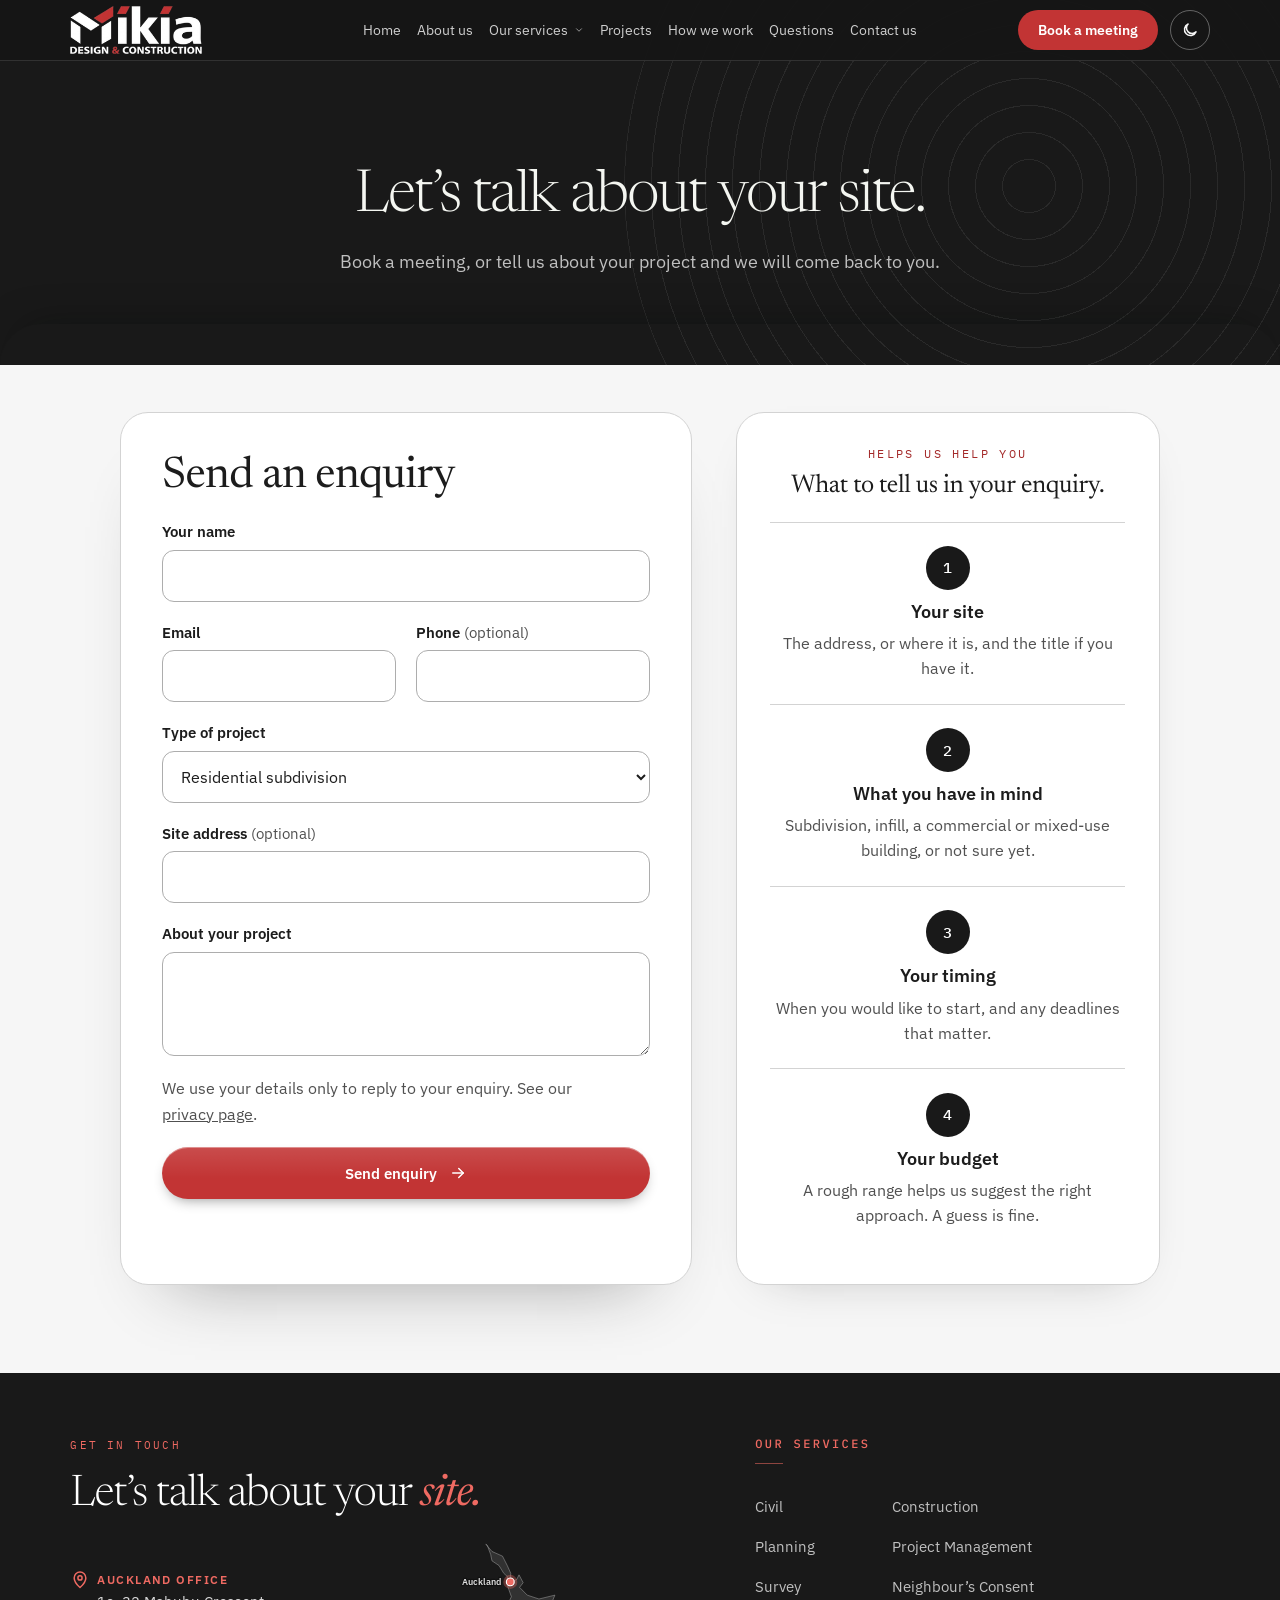
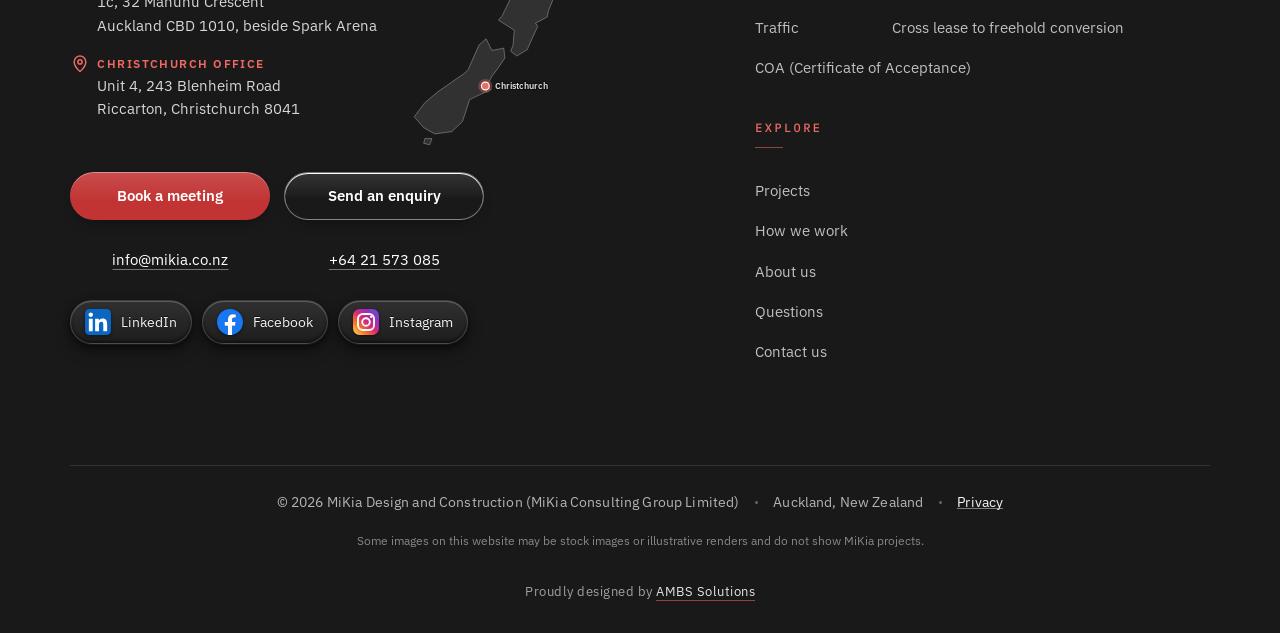
<file: contact.html>
<!doctype html>
<html lang="en-NZ">
<head>
<meta charset="utf-8">
<meta name="viewport" content="width=device-width, initial-scale=1, viewport-fit=cover">
<title>Contact | MiKia Design and Construction</title>
<meta name="description" content="Book a meeting or send an enquiry to MiKia Design and Construction, 1c, 32 Mahuhu Crescent, Auckland CBD. Email info@mikia.co.nz.">
<link rel="canonical" href="https://www.mikia.co.nz/contact">
<meta property="og:type" content="website"><meta property="og:site_name" content="MiKia Design and Construction"><meta property="og:title" content="Contact | MiKia Design and Construction"><meta property="og:description" content="Book a meeting or send an enquiry to MiKia Design and Construction, 1c, 32 Mahuhu Crescent, Auckland CBD. Email info@mikia.co.nz."><meta property="og:url" content="https://www.mikia.co.nz/contact"><meta name="theme-color" content="#191919"><style>html{background:#121212}</style>
<meta property="og:image" content="https://www.mikia.co.nz/projects/stock-res-1-1600.jpg"><meta property="og:image:alt" content="New homes in Auckland, MiKia Design and Construction"><meta property="og:locale" content="en_NZ"><meta name="twitter:card" content="summary_large_image"><meta name="twitter:title" content="Contact | MiKia Design and Construction"><meta name="twitter:description" content="Book a meeting or send an enquiry to MiKia Design and Construction, 1c, 32 Mahuhu Crescent, Auckland CBD. Email info@mikia.co.nz."><meta name="twitter:image" content="https://www.mikia.co.nz/projects/stock-res-1-1600.jpg">
<script>(function(){var r=document.documentElement,w0=0,vh0=0;function vn(){var v=window.visualViewport?visualViewport.height:innerHeight;return Math.round(Math.min(v,innerHeight,r.clientHeight||innerHeight));}function sv(f){var h=vn();if(f||innerWidth!==w0||!vh0||h<vh0-4){w0=innerWidth;vh0=h;var w=innerWidth,z=w>=3600?1.9:w>=3000?1.6:w>=2400?1.3:w>=1900?1.1:1;r.style.setProperty('--appvh',(h/z)+'px');}}sv(true);addEventListener('resize',function(){sv(false);});if(window.visualViewport)visualViewport.addEventListener('resize',function(){sv(false);});addEventListener('load',function(){setTimeout(function(){sv(false);},150);setTimeout(function(){sv(false);},900);});addEventListener('orientationchange',function(){w0=0;vh0=0;setTimeout(function(){sv(true);},300);});if('IntersectionObserver' in window&&!matchMedia('(prefers-reduced-motion: reduce)').matches){r.classList.add('motion');setTimeout(function(){if(!window.__mr)r.classList.remove('motion')},4000)}})()</script>
<script>(function(){if(innerWidth>=901&&/(^|\/)(index\.html)?$/.test(location.pathname)){document.documentElement.classList.add('hw');setTimeout(function(){document.documentElement.classList.remove('hw');},3200);}})();</script>
<script>(function(){try{try{localStorage.removeItem('mk-theme');}catch(e){}var t=sessionStorage.getItem('mk-theme');if(t!=='dark'&&t!=='light')t=matchMedia('(prefers-color-scheme: dark)').matches?'dark':'light';document.documentElement.dataset.theme=t;}catch(e){}})();</script>
<link rel="icon" href="assets/favicon.svg" type="image/svg+xml">
<link rel="preload" href="assets/fonts/newsreader-normal-300-500-latin.woff2" as="font" type="font/woff2" crossorigin>
<link rel="preload" href="assets/fonts/ibm-plex-sans-latin.woff2" as="font" type="font/woff2" crossorigin>
<link rel="preload" href="assets/fonts/ibm-plex-mono-normal-400-latin.woff2" as="font" type="font/woff2" crossorigin>
<link rel="stylesheet" href="assets/css-contact.css?v=e5c2966c">
<script type="application/ld+json">{"@context": "https://schema.org", "@type": "ProfessionalService", "name": "MiKia Design and Construction", "url": "https://www.mikia.co.nz/", "email": "info@mikia.co.nz", "telephone": "+64 21 573 085", "description": "Fully integrated land development consultancy in Auckland: civil, planning, survey, traffic and project management.", "address": {"@type": "PostalAddress", "streetAddress": "1c, 32 Mahuhu Crescent", "addressLocality": "Auckland", "postalCode": "1010", "addressCountry": "NZ"}, "areaServed": "Auckland, New Zealand", "logo": "https://www.mikia.co.nz/assets/logo.webp", "image": "https://www.mikia.co.nz/projects/stock-res-1-1600.jpg", "sameAs": ["https://www.linkedin.com/company/mikiaconsultinggroup", "https://www.facebook.com/profile.php?id=61563658722446"]}</script>
<script type="application/ld+json">{"@context": "https://schema.org", "@type": "BreadcrumbList", "itemListElement": [{"@type": "ListItem", "position": 1, "name": "Home", "item": "https://www.mikia.co.nz/"}, {"@type": "ListItem", "position": 2, "name": "Contact", "item": "https://www.mikia.co.nz/contact"}]}</script>
</head>
<body>
<a class="skip" href="#main">Skip to content</a>
<header class="hero page-hero">
  <nav class="nav" aria-label="Main">
    <div class="wrap">
      <a href="index.html" class="logo" aria-label="MiKia Design and Construction, home"><img class="logo-img" src="assets/logo.webp" alt="MiKia Design and Construction" width="640" height="233"></a>
      <button class="menu-btn" aria-label="Open menu" aria-expanded="false" aria-controls="nav-links"><svg width="18" height="18" viewBox="0 0 24 24" fill="none" stroke="currentColor" stroke-width="2" stroke-linecap="round" aria-hidden="true"><path d="M4 8h16"/><path d="M4 16h16"/></svg></button>
      <div class="nav-links" id="nav-links"><a href="index.html">Home</a><a href="about.html">About us</a><div class="nav-dd"><a href="services.html" aria-haspopup="true">Our services<svg class="dd-chev" width="10" height="10" viewBox="0 0 24 24" fill="none" stroke="currentColor" stroke-width="2.4" stroke-linecap="round" stroke-linejoin="round" aria-hidden="true"><path d="M6 9l6 6 6-6"/></svg></a><div class="dd-panel"><ul class="dd-cats"><li class="dd-cat"><a class="dd-cat-a" href="services.html#cat-civil">Civil<svg class="dd-chev dd-r" width="10" height="10" viewBox="0 0 24 24" fill="none" stroke="currentColor" stroke-width="2.4" stroke-linecap="round" stroke-linejoin="round" aria-hidden="true"><path d="M9 6l6 6-6 6"/></svg></a><ul class="dd-fly"><li><a href="services.html#detailed-feasibility-study">Detailed Feasibility Study</a></li><li><a href="services.html#three-waters">3W: Wastewater, Stormwater, Water</a></li><li><a href="services.html#earthworks-retaining-erosion">Earthwork, Retaining Wall, Erosion Sediment Control Plan</a></li><li><a href="services.html#flood-overland-flow-path">Flood and Overland Flow Path</a></li><li><a href="services.html#public-road">Public Road</a></li><li><a href="services.html#tank-mitigation-design">Tank Mitigation Design</a></li><li><a href="services.html#parking-driveway-manoeuvring">Parking, Driveway and Manoeuvring</a></li><li><a href="services.html#stormwater-design">Stormwater Design</a></li><li><a href="services.html#onsite-wastewater-treatment-design">Onsite Wastewater Treatment Design</a></li><li><a href="services.html#coastal-inundation">Coastal Inundation</a></li></ul></li><li class="dd-cat"><a class="dd-cat-a" href="services.html#cat-planning">Planning<svg class="dd-chev dd-r" width="10" height="10" viewBox="0 0 24 24" fill="none" stroke="currentColor" stroke-width="2.4" stroke-linecap="round" stroke-linejoin="round" aria-hidden="true"><path d="M9 6l6 6-6 6"/></svg></a><ul class="dd-fly"><li><a href="services.html#complimentary-online-meeting">Complimentary Online Meeting</a></li><li><a href="services.html#development-feasibility-report">Development Feasibility Report</a></li><li><a href="services.html#subdivision-assessment">Subdivision Assessment</a></li><li><a href="services.html#land-use-consent-assessment">Land Use Consent Assessment</a></li><li><a href="services.html#planning-boundary-adjustment">Boundary Adjustment</a></li><li><a href="services.html#special-character-zone">Special Character Zone</a></li></ul></li><li class="dd-cat"><a class="dd-cat-a" href="services.html#cat-survey">Survey<svg class="dd-chev dd-r" width="10" height="10" viewBox="0 0 24 24" fill="none" stroke="currentColor" stroke-width="2.4" stroke-linecap="round" stroke-linejoin="round" aria-hidden="true"><path d="M9 6l6 6-6 6"/></svg></a><ul class="dd-fly"><li><a href="services.html#topo-survey">Topo</a></li><li><a href="services.html#section-223">223</a></li><li><a href="services.html#faulty-title">Faulty Title</a></li><li><a href="services.html#survey-boundary-adjustment">Boundary Adjustment</a></li></ul></li><li class="dd-cat"><a class="dd-cat-a" href="services.html#cat-traffic">Traffic<svg class="dd-chev dd-r" width="10" height="10" viewBox="0 0 24 24" fill="none" stroke="currentColor" stroke-width="2.4" stroke-linecap="round" stroke-linejoin="round" aria-hidden="true"><path d="M9 6l6 6-6 6"/></svg></a><ul class="dd-fly"><li><a href="services.html#traffic-report">Traffic Report</a></li><li><a href="services.html#pc79">PC79</a></li></ul></li><li class="dd-cat"><a class="dd-cat-a" href="services.html#cat-construction">Construction</a></li><li class="dd-cat"><a class="dd-cat-a" href="services.html#cat-project-management">Project Management<svg class="dd-chev dd-r" width="10" height="10" viewBox="0 0 24 24" fill="none" stroke="currentColor" stroke-width="2.4" stroke-linecap="round" stroke-linejoin="round" aria-hidden="true"><path d="M9 6l6 6-6 6"/></svg></a><ul class="dd-fly"><li><a href="services.html#complete-subdivision-design">Complete Subdivision Design (RC, BC, EPA)</a></li><li><a href="services.html#construction-management">Construction Management</a></li><li><a href="services.html#stakeholder-consultation-management">Stakeholder Consultation Management</a></li><li><a href="services.html#contract-management">Contract Management</a></li><li><a href="services.html#tender-design-management">Tender Design Management</a></li><li><a href="services.html#engineers-representation-service">Engineer’s Representation Service</a></li></ul></li><li class="dd-cat"><a class="dd-cat-a" href="services.html#cat-neighbour-consent">Neighbour’s Consent</a></li><li class="dd-cat"><a class="dd-cat-a" href="services.html#cat-cross-lease-to-freehold">Cross lease to freehold conversion</a></li><li class="dd-cat"><a class="dd-cat-a" href="services.html#cat-coa">COA (Certificate of Acceptance)</a></li></ul></div></div><a href="projects.html">Projects</a><a href="how-we-work.html">How we work</a><a href="faq.html">Questions</a><a href="contact.html" aria-current="page">Contact us</a><a class="nav-cta" href="https://calendar.app.google/9QHRDQMFsCRGiAt19" target="_blank" rel="noopener">Book a meeting</a></div>
    </div>
  </nav>
  <div class="wrap page-head">
    
    <h1>Let&rsquo;s talk about your site.</h1>
    <p class="hero-lede">Book a meeting, or tell us about your project and we will come back to you.</p>
  </div>
</header>

<main id="main"><section class="block"><div class="wrap two wide-form form-only">
<div><h2 class="h-sm">Send an enquiry</h2>
<form class="cform" id="enquiry" novalidate>
<div class="field"><label for="name">Your name</label><input id="name" name="name" autocomplete="name" required></div>
<div class="field-row"><div class="field"><label for="email">Email</label><input id="email" name="email" type="email" autocomplete="email" required></div>
<div class="field"><label for="phone">Phone <span class="opt">(optional)</span></label><input id="phone" name="phone" type="tel" autocomplete="tel"></div></div>
<div class="field"><label for="type">Type of project</label><select id="type" name="type"><option>Residential subdivision</option><option>Residential infill</option><option>Commercial or mixed-use</option><option>Not sure yet</option></select></div>
<div class="field"><label for="site">Site address <span class="opt">(optional)</span></label><input id="site" name="site" autocomplete="street-address"></div>
<div class="field"><label for="message">About your project</label><textarea id="message" name="message" rows="5" required></textarea></div>
<div class="field hp" aria-hidden="true"><label for="company">Leave this empty</label><input id="company" name="company" tabindex="-1" autocomplete="off"></div>
<p class="fine">We use your details only to reply to your enquiry. See our <a href="privacy.html">privacy page</a>.</p>
<button class="btn btn-accent" type="submit">Send enquiry <svg width="18" height="18" viewBox="0 0 24 24" fill="none" stroke="currentColor" stroke-width="2" stroke-linecap="round" stroke-linejoin="round" aria-hidden="true"><path d="M5 12h14"/><path d="M13 6l6 6-6 6"/></svg></button>
<p class="status" id="status" role="status" aria-live="polite"></p>
</form></div>
<aside class="tell-side"><span class="eyebrow">Helps us help you</span><h2 class="h-sm">What to tell us in your enquiry.</h2><ul class="tell-l tell-v"><li><b>Your site</b><span>The address, or where it is, and the title if you have it.</span></li><li><b>What you have in mind</b><span>Subdivision, infill, a commercial or mixed-use building, or not sure yet.</span></li><li><b>Your timing</b><span>When you would like to start, and any deadlines that matter.</span></li><li><b>Your budget</b><span>A rough range helps us suggest the right approach. A guess is fine.</span></li></ul></aside>
</div></section>

</main>
<footer data-email="info@mikia.co.nz" data-tel="+6421573085" data-teld="+64 21 573 085">
  <div class="wrap">
  <section class="foot-getin" aria-labelledby="fgi-h"><span class="eyebrow">Get in touch</span><h2 id="fgi-h">Let&rsquo;s talk about your <em>site.</em></h2>
    <div class="fgi-where"><div class="fgi-offices"><a class="fgi-addr" data-office="akl" href="https://www.google.com/maps/search/?api=1&amp;query=32+Mahuhu+Crescent+Auckland+CBD+1010" target="_blank" rel="noopener" aria-label="Auckland office: 1c, 32 Mahuhu Crescent, Auckland CBD 1010. Opens Google Maps"><svg width="22" height="22" viewBox="0 0 24 24" fill="none" stroke="currentColor" stroke-width="1.8" stroke-linecap="round" stroke-linejoin="round" aria-hidden="true"><path d="M12 21s7-6.2 7-11.5A7 7 0 0 0 5 9.5C5 14.8 12 21 12 21z"/><circle cx="12" cy="9.5" r="2.5"/></svg><span><b>Auckland office</b><br>1c, 32 Mahuhu Crescent<br>Auckland CBD 1010, beside Spark Arena</span></a>
    <a class="fgi-addr" data-office="chc" href="https://www.google.com/maps/search/?api=1&amp;query=243+Blenheim+Road+Riccarton+Christchurch+8041" target="_blank" rel="noopener" aria-label="Christchurch office: Unit 4, 243 Blenheim Road, Riccarton, Christchurch 8041. Opens Google Maps"><svg width="22" height="22" viewBox="0 0 24 24" fill="none" stroke="currentColor" stroke-width="1.8" stroke-linecap="round" stroke-linejoin="round" aria-hidden="true"><path d="M12 21s7-6.2 7-11.5A7 7 0 0 0 5 9.5C5 14.8 12 21 12 21z"/><circle cx="12" cy="9.5" r="2.5"/></svg><span><b>Christchurch office</b><br>Unit 4, 243 Blenheim Road<br>Riccarton, Christchurch 8041</span></a></div><svg class="fgm" viewBox="-2 -2 197 268" role="group" aria-label="Map of New Zealand showing the Auckland and Christchurch offices"><path class="fgm-land" d="M97.8 4.6L105.7 14.0L119.2 20.0L125.3 32.0L129.8 42.0L129.5 53.0L137.4 50.0L140.4 44.0L145.7 54.0L141.1 60.0L150.9 70.0L166.0 75.0L186.4 70.0L178.1 90.0L176.6 98.0L161.5 106.0L164.5 110.0L157.0 126.0L150.9 140.0L137.4 148.0L129.8 142.0L132.8 134.0L134.3 115.0L114.0 102.0L118.5 97.0L126.8 80.0L130.6 72.0L125.3 57.0L125.3 46.0L120.8 42.0L114.7 32.0L105.7 26.0L104.1 18.0L99.6 6.0Z M98.1 126.0L105.7 141.0L120.8 138.0L122.3 150.6L113.2 164.0L105.7 174.0L98.9 187.0L104.1 191.0L98.1 194.0L77.0 204.0L72.5 218.0L67.9 232.0L54.3 245.0L32.5 248.0L18.1 240.0L6.0 226.0L19.6 208.0L36.2 194.0L70.9 170.0L75.5 165.0L81.5 151.0L89.1 134.0Z M19.6 254.0L28.7 254.0L25.7 262.0L18.1 260.0Z"/><g class="fgm-pin" data-office="akl" tabindex="0" role="link" aria-label="Auckland office. Opens Google Maps"><circle class="fgm-pulse" cx="129.2" cy="53.0" r="9"/><circle class="fgm-dot" cx="129.2" cy="53.0" r="5"/><text class="fgm-lbl" x="117.2" y="57.0" text-anchor="end">Auckland</text></g><g class="fgm-pin" data-office="chc" tabindex="0" role="link" aria-label="Christchurch office. Opens Google Maps"><circle class="fgm-pulse" cx="97.2" cy="186.6" r="9"/><circle class="fgm-dot" cx="97.2" cy="186.6" r="5"/><text class="fgm-lbl" x="109.2" y="190.6" text-anchor="start">Christchurch</text></g></svg></div>
    <div class="fgi-actions"><a class="btn btn-accent" href="https://calendar.app.google/9QHRDQMFsCRGiAt19" target="_blank" rel="noopener">Book a meeting</a><a class="btn btn-light" href="contact.html">Send an enquiry</a></div>
    <p class="fgi-direct"><a href="mailto:info@mikia.co.nz">info@mikia.co.nz</a><span aria-hidden="true">&middot;</span><a href="tel:+6421573085">+64 21 573 085</a></p><div class="foot-social"><a href="https://www.linkedin.com/company/mikiaconsultinggroup" target="_blank" rel="noopener" aria-label="MiKia on LinkedIn"><svg width="26" height="26" viewBox="0 0 24 24" aria-hidden="true"><rect width="24" height="24" rx="4" fill="#0A66C2"/><path fill="#fff" d="M20.447 20.452h-3.554v-5.569c0-1.328-.027-3.037-1.852-3.037-1.853 0-2.136 1.445-2.136 2.939v5.667H9.351V9h3.414v1.561h.046c.477-.9 1.637-1.85 3.37-1.85 3.601 0 4.267 2.37 4.267 5.455v6.286zM5.337 7.433c-1.144 0-2.063-.926-2.063-2.065 0-1.138.92-2.063 2.063-2.063 1.14 0 2.064.925 2.064 2.063 0 1.139-.925 2.065-2.064 2.065zm1.782 13.019H3.555V9h3.564v11.452z"/></svg><span>LinkedIn</span></a><a href="https://www.facebook.com/profile.php?id=61563658722446" target="_blank" rel="noopener" aria-label="MiKia on Facebook"><svg width="26" height="26" viewBox="0 0 24 24" aria-hidden="true"><path fill="#1877F2" d="M24 12.073c0-6.627-5.373-12-12-12s-12 5.373-12 12c0 5.99 4.388 10.954 10.125 11.854v-8.385H7.078v-3.47h3.047V9.43c0-3.007 1.792-4.669 4.533-4.669 1.312 0 2.686.235 2.686.235v2.953H15.83c-1.491 0-1.956.925-1.956 1.874v2.25h3.328l-.532 3.47h-2.796v8.385C19.612 23.027 24 18.062 24 12.073z"/><path fill="#fff" d="M16.671 15.543l.532-3.47h-3.328v-2.25c0-.949.465-1.874 1.956-1.874h1.513V4.996s-1.374-.235-2.686-.235c-2.741 0-4.533 1.662-4.533 4.669v2.632H7.078v3.47h3.047v8.385a12.118 12.118 0 003.75 0v-8.385h2.796z"/></svg><span>Facebook</span></a><a href="https://www.instagram.com/mikiadesignandconstruction/" target="_blank" rel="noopener" aria-label="MiKia on Instagram"><svg width="26" height="26" viewBox="0 0 24 24" aria-hidden="true"><defs><linearGradient id="mkIg" x1="0" y1="1" x2="1" y2="0"><stop offset="0" stop-color="#FEDA75"/><stop offset=".25" stop-color="#FA7E1E"/><stop offset=".5" stop-color="#D62976"/><stop offset=".75" stop-color="#962FBF"/><stop offset="1" stop-color="#4F5BD5"/></linearGradient></defs><rect width="24" height="24" rx="6" fill="url(#mkIg)"/><rect x="4.6" y="4.6" width="14.8" height="14.8" rx="4.4" fill="none" stroke="#fff" stroke-width="1.7"/><circle cx="12" cy="12" r="3.5" fill="none" stroke="#fff" stroke-width="1.7"/><circle cx="16.8" cy="7.2" r="1.1" fill="#fff"/></svg><span>Instagram</span></a></div></section>
  <div class="foot-main">
    
    <nav class="foot-col" aria-label="Services"><h4 role="heading" aria-level="2">Our services</h4><a href="services.html#cat-civil">Civil</a><a href="services.html#cat-planning">Planning</a><a href="services.html#cat-survey">Survey</a><a href="services.html#cat-traffic">Traffic</a><a href="services.html#cat-construction">Construction</a><a href="services.html#cat-project-management">Project Management</a><a href="services.html#cat-neighbour-consent">Neighbour’s Consent</a><a href="services.html#cat-cross-lease-to-freehold">Cross lease to freehold conversion</a><a href="services.html#cat-coa">COA (Certificate of Acceptance)</a></nav>
    <nav class="foot-col" aria-label="Company"><h4 role="heading" aria-level="2">Explore</h4><a href="projects.html">Projects</a><a href="how-we-work.html">How we work</a><a href="about.html">About us</a><a href="faq.html">Questions</a><a href="contact.html">Contact us</a></nav>
  </div>
  <div class="foot-base"><span>&copy; <span id="yr">2026</span> MiKia Design and Construction (MiKia Consulting Group Limited)</span><span class="foot-loc">Auckland, New Zealand</span><a href="privacy.html">Privacy</a></div><p class="foot-fine">Some images on this website may be stock images or illustrative renders and do not show MiKia projects.</p><p class="foot-credit">Proudly designed by <a href="https://ambs.co.nz" target="_blank" rel="noopener">AMBS Solutions</a></p></div>
</footer>
<div class="qbar" id="qbar" inert aria-label="Quick contact" data-now="1"><a class="qb-call" href="tel:+6421573085" aria-label="Call us"><svg width="15" height="15" viewBox="0 0 24 24" fill="none" stroke="currentColor" stroke-width="2" stroke-linecap="round" stroke-linejoin="round" aria-hidden="true"><path d="M22 16.9v3a2 2 0 0 1-2.2 2 19.8 19.8 0 0 1-8.6-3.1 19.5 19.5 0 0 1-6-6A19.8 19.8 0 0 1 2.1 4.2 2 2 0 0 1 4.1 2h3a2 2 0 0 1 2 1.7c.1 1 .4 1.9.7 2.8a2 2 0 0 1-.5 2.1L8 9.9a16 16 0 0 0 6 6l1.3-1.3a2 2 0 0 1 2.1-.4c.9.3 1.8.6 2.8.7a2 2 0 0 1 1.7 2z"/></svg></a><a class="qb-book" href="https://calendar.app.google/9QHRDQMFsCRGiAt19" target="_blank" rel="noopener" aria-label="Book a meeting"><svg width="15" height="15" viewBox="0 0 24 24" fill="none" stroke="currentColor" stroke-width="2" stroke-linecap="round" stroke-linejoin="round" aria-hidden="true"><rect x="3" y="4" width="18" height="17" rx="2"/><path d="M3 9h18M8 2v4M16 2v4"/></svg></a></div>
<script>(function(){var q=document.getElementById('qbar'),h=document.querySelector('.hero-svc')||document.querySelector('header.hero');if(!q||!('IntersectionObserver' in window))return;var past=q.hasAttribute('data-now'),hid=new Set();function up(){var on=past&&hid.size===0;q.classList.toggle('on',on);if(on)q.removeAttribute('inert');else q.setAttribute('inert','')}if(h&&!q.hasAttribute('data-now'))new IntersectionObserver(function(e){var r=e[0];past=!r.isIntersecting&&r.boundingClientRect.bottom<=0;up()}).observe(h);var io=new IntersectionObserver(function(es){es.forEach(function(e){if(e.isIntersecting)hid.add(e.target);else hid.delete(e.target)});up()});document.querySelectorAll('.band,footer .foot-getin').forEach(function(t){io.observe(t)})})()</script>
<script defer src="assets/site.js?v=e8caeddf"></script><script src="assets/book.js?v=975fd2f0" defer></script><script src="assets/drop.js?v=e8caeddf" defer></script>
<script defer src="assets/content.js?v=e8caeddf"></script><script defer src="assets/site-content.js?v=7f588262"></script>
<script defer src="assets/fx.js?v=e8caeddf"></script><script defer src="assets/motion.js?v=e8caeddf"></script>
<script defer src="assets/form.js?v=e8caeddf"></script>
</body>
</html>
</file>
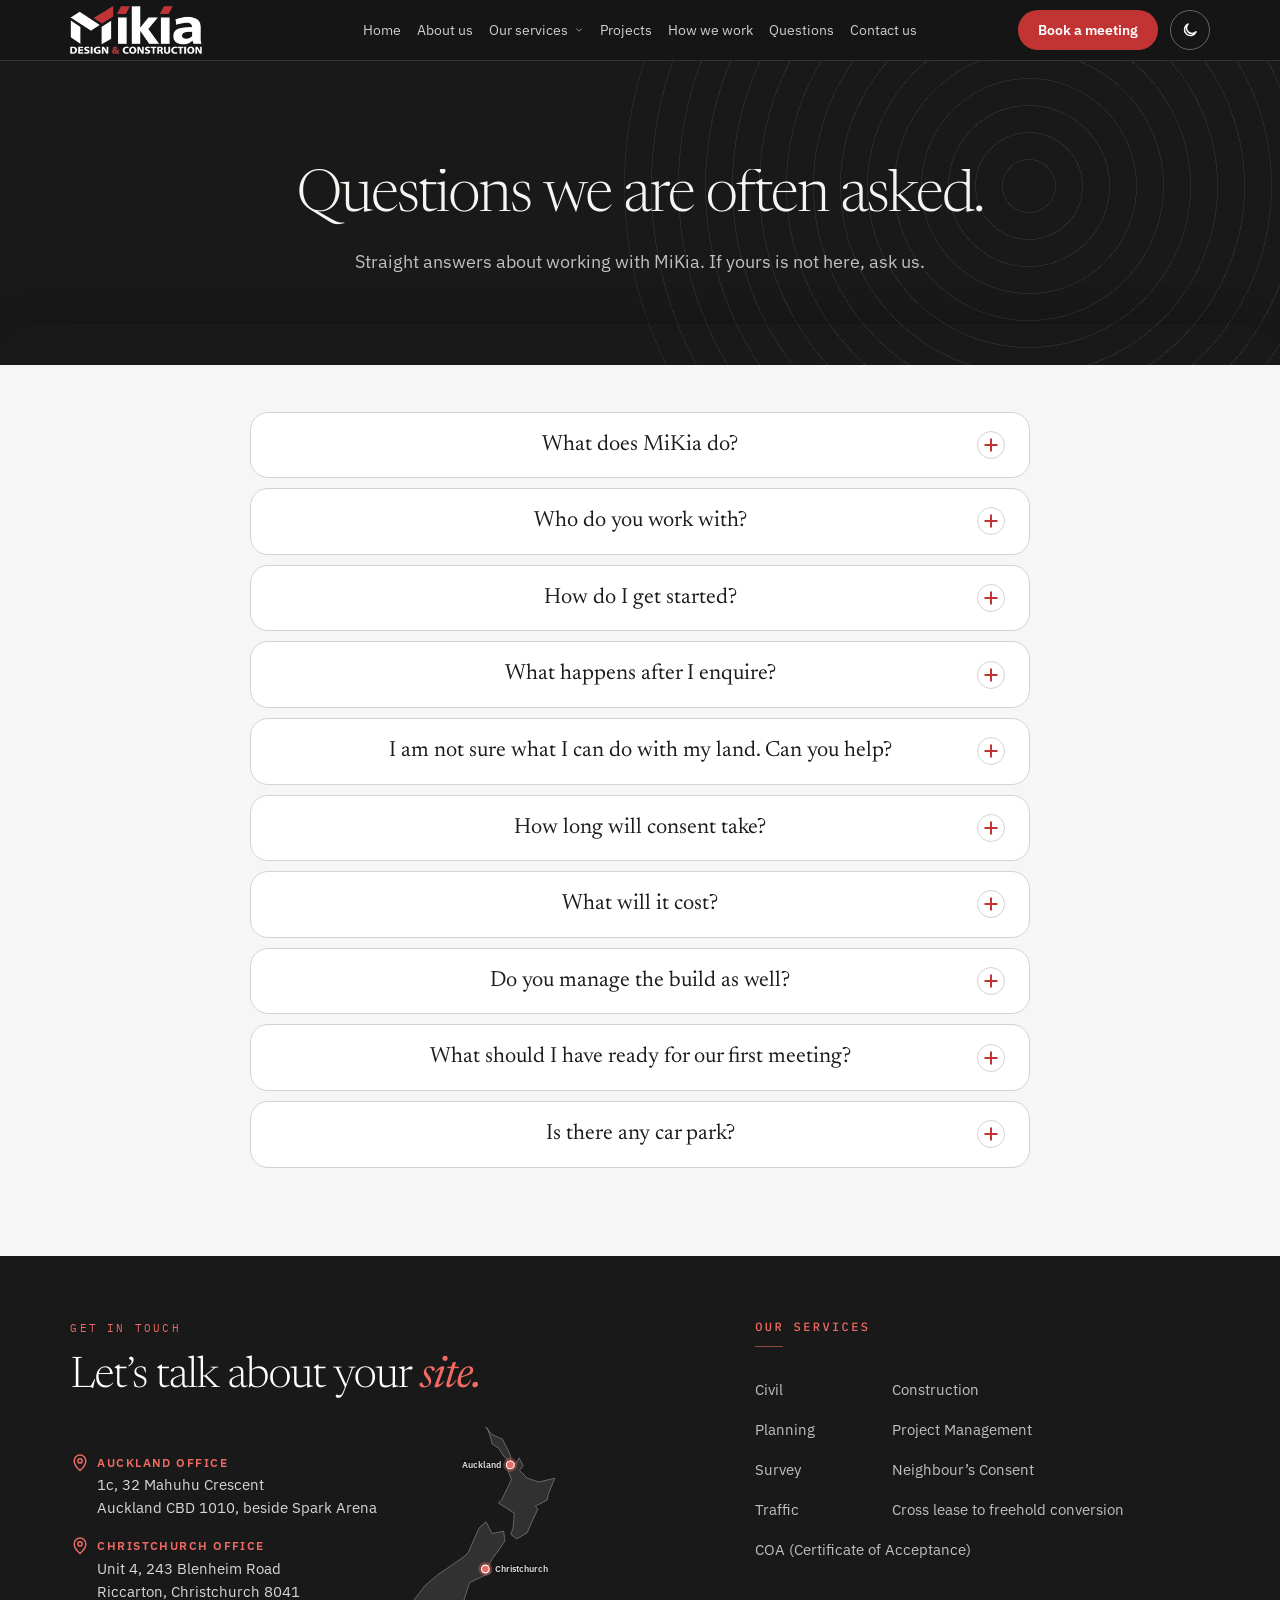
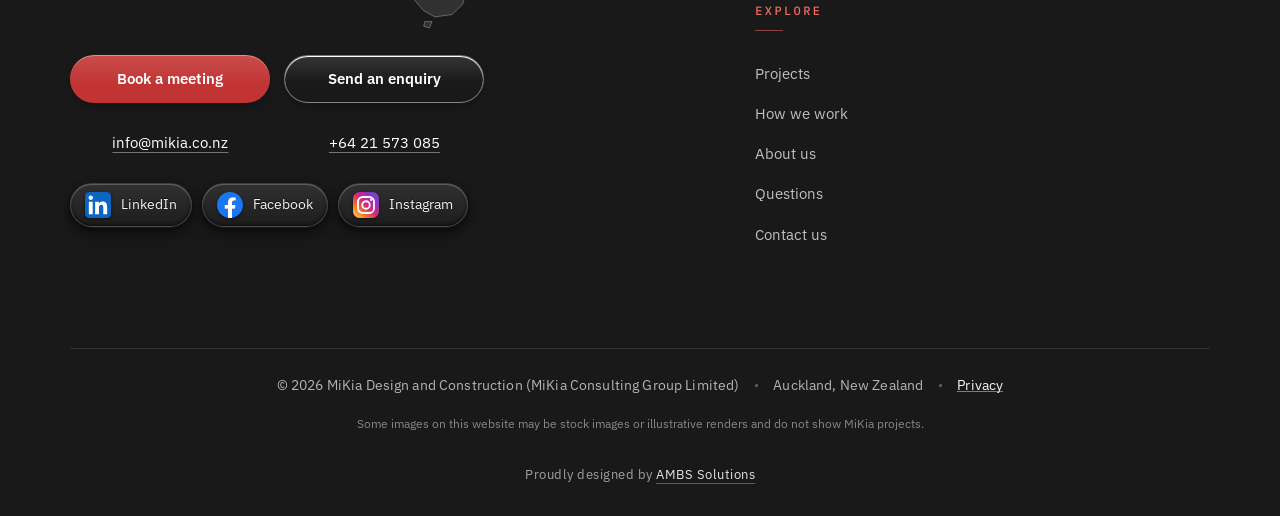
<file: faq.html>
<!doctype html>
<html lang="en-NZ">
<head>
<meta charset="utf-8">
<meta name="viewport" content="width=device-width, initial-scale=1, viewport-fit=cover">
<title>Questions | MiKia Design and Construction</title>
<meta name="description" content="Answers to common questions about working with MiKia Design and Construction: how to start, the four stages, consent timing, costs and what to bring.">
<link rel="canonical" href="https://www.mikia.co.nz/faq">
<meta property="og:type" content="website"><meta property="og:site_name" content="MiKia Design and Construction"><meta property="og:title" content="Questions | MiKia Design and Construction"><meta property="og:description" content="Answers to common questions about working with MiKia Design and Construction: how to start, the four stages, consent timing, costs and what to bring."><meta property="og:url" content="https://www.mikia.co.nz/faq"><meta name="theme-color" content="#191919"><style>html{background:#121212}</style>
<meta property="og:image" content="https://www.mikia.co.nz/projects/stock-res-1-1600.jpg"><meta property="og:image:alt" content="New homes in Auckland, MiKia Design and Construction"><meta property="og:locale" content="en_NZ"><meta name="twitter:card" content="summary_large_image"><meta name="twitter:title" content="Questions | MiKia Design and Construction"><meta name="twitter:description" content="Answers to common questions about working with MiKia Design and Construction: how to start, the four stages, consent timing, costs and what to bring."><meta name="twitter:image" content="https://www.mikia.co.nz/projects/stock-res-1-1600.jpg">
<script>(function(){var r=document.documentElement,w0=0,vh0=0;function vn(){var v=window.visualViewport?visualViewport.height:innerHeight;return Math.round(Math.min(v,innerHeight,r.clientHeight||innerHeight));}function sv(f){var h=vn();if(f||innerWidth!==w0||!vh0||h<vh0-4){w0=innerWidth;vh0=h;var w=innerWidth,z=w>=3600?1.9:w>=3000?1.6:w>=2400?1.3:w>=1900?1.1:1;r.style.setProperty('--appvh',(h/z)+'px');}}sv(true);addEventListener('resize',function(){sv(false);});if(window.visualViewport)visualViewport.addEventListener('resize',function(){sv(false);});addEventListener('load',function(){setTimeout(function(){sv(false);},150);setTimeout(function(){sv(false);},900);});addEventListener('orientationchange',function(){w0=0;vh0=0;setTimeout(function(){sv(true);},300);});if('IntersectionObserver' in window&&!matchMedia('(prefers-reduced-motion: reduce)').matches){r.classList.add('motion');setTimeout(function(){if(!window.__mr)r.classList.remove('motion')},4000)}})()</script>
<script>(function(){if(innerWidth>=901&&/(^|\/)(index\.html)?$/.test(location.pathname)){document.documentElement.classList.add('hw');setTimeout(function(){document.documentElement.classList.remove('hw');},3200);}})();</script>
<script>(function(){try{try{localStorage.removeItem('mk-theme');}catch(e){}var t=sessionStorage.getItem('mk-theme');if(t!=='dark'&&t!=='light')t=matchMedia('(prefers-color-scheme: dark)').matches?'dark':'light';document.documentElement.dataset.theme=t;}catch(e){}})();</script>
<link rel="icon" href="assets/favicon.svg" type="image/svg+xml">
<link rel="preload" href="assets/fonts/newsreader-normal-300-500-latin.woff2" as="font" type="font/woff2" crossorigin>
<link rel="preload" href="assets/fonts/ibm-plex-sans-latin.woff2" as="font" type="font/woff2" crossorigin>
<link rel="preload" href="assets/fonts/ibm-plex-mono-normal-400-latin.woff2" as="font" type="font/woff2" crossorigin>
<link rel="stylesheet" href="assets/css-faq.css?v=30cd9da0">

<script type="application/ld+json">{"@context": "https://schema.org", "@type": "BreadcrumbList", "itemListElement": [{"@type": "ListItem", "position": 1, "name": "Home", "item": "https://www.mikia.co.nz/"}, {"@type": "ListItem", "position": 2, "name": "Questions", "item": "https://www.mikia.co.nz/faq"}]}</script>
<script type="application/ld+json">{"@context": "https://schema.org", "@type": "FAQPage", "mainEntity": [{"@type": "Question", "name": "What does MiKia do?", "acceptedAnswer": {"@type": "Answer", "text": "MiKia Design and Construction is a fully integrated land development consultancy in Auckland. We combine project management, planning, land surveying, engineering, environmental advice and landscape architecture in one team."}}, {"@type": "Question", "name": "Who do you work with?", "acceptedAnswer": {"@type": "Answer", "text": "Landowners and developers with residential or commercial sites, from a single subdivision or infill project to larger neighbourhoods and mixed-use developments."}}, {"@type": "Question", "name": "How do I get started?", "acceptedAnswer": {"@type": "Answer", "text": "Book a meeting or send us an enquiry with your site address and what you would like to do. We will come back to you quickly to talk through your goals."}}, {"@type": "Question", "name": "What happens after I enquire?", "acceptedAnswer": {"@type": "Answer", "text": "We work in four stages: understand the site, design and consent, deliver on site, then complete and hand over. You keep one point of contact the whole way."}}, {"@type": "Question", "name": "I am not sure what I can do with my land. Can you help?", "acceptedAnswer": {"@type": "Answer", "text": "Yes. Stage 01 is about the site: we survey the land, test feasibility and agree your goals, budget and programme before you commit to anything bigger."}}, {"@type": "Question", "name": "How long will consent take?", "acceptedAnswer": {"@type": "Answer", "text": "It depends on your site, the type of consent and the council. Once we have looked at your site we will talk you through a realistic programme."}}, {"@type": "Question", "name": "What will it cost?", "acceptedAnswer": {"@type": "Answer", "text": "Fees depend on the site and what is needed. After an initial conversation we will explain the scope and the costs so there are no surprises."}}, {"@type": "Question", "name": "Do you manage the build as well?", "acceptedAnswer": {"@type": "Answer", "text": "We manage contractors, inspections and variations during delivery so works stay on programme, and you have one point of contact for every consultant."}}, {"@type": "Question", "name": "What should I have ready for our first meeting?", "acceptedAnswer": {"@type": "Answer", "text": "The site address, a copy of the title if you have it, a rough idea of what you want to achieve, and any budget or timing that matters to you. If you do not have these yet, we can help you work them out."}}, {"@type": "Question", "name": "Is the house designer a consented design?", "acceptedAnswer": {"@type": "Answer", "text": "No. The 3D designer and the photo tool show typical New Zealand styles as a guide only. Every house still needs building consent, and may need resource consent, depending on the site, zone and council."}}]}</script>
</head>
<body>
<a class="skip" href="#main">Skip to content</a>
<header class="hero page-hero">
  <nav class="nav" aria-label="Main">
    <div class="wrap">
      <a href="index.html" class="logo" aria-label="MiKia Design and Construction, home"><img class="logo-img" src="assets/logo.webp" alt="MiKia Design and Construction" width="640" height="233"></a>
      <button class="menu-btn" aria-label="Open menu" aria-expanded="false" aria-controls="nav-links"><svg width="18" height="18" viewBox="0 0 24 24" fill="none" stroke="currentColor" stroke-width="2" stroke-linecap="round" aria-hidden="true"><path d="M4 8h16"/><path d="M4 16h16"/></svg></button>
      <div class="nav-links" id="nav-links"><a href="index.html">Home</a><a href="about.html">About us</a><div class="nav-dd"><a href="services.html" aria-haspopup="true">Our services<svg class="dd-chev" width="10" height="10" viewBox="0 0 24 24" fill="none" stroke="currentColor" stroke-width="2.4" stroke-linecap="round" stroke-linejoin="round" aria-hidden="true"><path d="M6 9l6 6 6-6"/></svg></a><div class="dd-panel"><ul class="dd-cats"><li class="dd-cat"><a class="dd-cat-a" href="services.html#cat-civil">Civil<svg class="dd-chev dd-r" width="10" height="10" viewBox="0 0 24 24" fill="none" stroke="currentColor" stroke-width="2.4" stroke-linecap="round" stroke-linejoin="round" aria-hidden="true"><path d="M9 6l6 6-6 6"/></svg></a><ul class="dd-fly"><li><a href="services.html#detailed-feasibility-study">Detailed Feasibility Study</a></li><li><a href="services.html#three-waters">3W: Wastewater, Stormwater, Water</a></li><li><a href="services.html#earthworks-retaining-erosion">Earthwork, Retaining Wall, Erosion Sediment Control Plan</a></li><li><a href="services.html#flood-overland-flow-path">Flood and Overland Flow Path</a></li><li><a href="services.html#public-road">Public Road</a></li><li><a href="services.html#tank-mitigation-design">Tank Mitigation Design</a></li><li><a href="services.html#parking-driveway-manoeuvring">Parking, Driveway and Manoeuvring</a></li><li><a href="services.html#stormwater-design">Stormwater Design</a></li><li><a href="services.html#onsite-wastewater-treatment-design">Onsite Wastewater Treatment Design</a></li><li><a href="services.html#coastal-inundation">Coastal Inundation</a></li></ul></li><li class="dd-cat"><a class="dd-cat-a" href="services.html#cat-planning">Planning<svg class="dd-chev dd-r" width="10" height="10" viewBox="0 0 24 24" fill="none" stroke="currentColor" stroke-width="2.4" stroke-linecap="round" stroke-linejoin="round" aria-hidden="true"><path d="M9 6l6 6-6 6"/></svg></a><ul class="dd-fly"><li><a href="services.html#complimentary-online-meeting">Complimentary Online Meeting</a></li><li><a href="services.html#development-feasibility-report">Development Feasibility Report</a></li><li><a href="services.html#subdivision-assessment">Subdivision Assessment</a></li><li><a href="services.html#land-use-consent-assessment">Land Use Consent Assessment</a></li><li><a href="services.html#planning-boundary-adjustment">Boundary Adjustment</a></li><li><a href="services.html#special-character-zone">Special Character Zone</a></li></ul></li><li class="dd-cat"><a class="dd-cat-a" href="services.html#cat-survey">Survey<svg class="dd-chev dd-r" width="10" height="10" viewBox="0 0 24 24" fill="none" stroke="currentColor" stroke-width="2.4" stroke-linecap="round" stroke-linejoin="round" aria-hidden="true"><path d="M9 6l6 6-6 6"/></svg></a><ul class="dd-fly"><li><a href="services.html#topo-survey">Topo</a></li><li><a href="services.html#section-223">223</a></li><li><a href="services.html#faulty-title">Faulty Title</a></li><li><a href="services.html#survey-boundary-adjustment">Boundary Adjustment</a></li></ul></li><li class="dd-cat"><a class="dd-cat-a" href="services.html#cat-traffic">Traffic<svg class="dd-chev dd-r" width="10" height="10" viewBox="0 0 24 24" fill="none" stroke="currentColor" stroke-width="2.4" stroke-linecap="round" stroke-linejoin="round" aria-hidden="true"><path d="M9 6l6 6-6 6"/></svg></a><ul class="dd-fly"><li><a href="services.html#traffic-report">Traffic Report</a></li><li><a href="services.html#pc79">PC79</a></li></ul></li><li class="dd-cat"><a class="dd-cat-a" href="services.html#cat-construction">Construction</a></li><li class="dd-cat"><a class="dd-cat-a" href="services.html#cat-project-management">Project Management<svg class="dd-chev dd-r" width="10" height="10" viewBox="0 0 24 24" fill="none" stroke="currentColor" stroke-width="2.4" stroke-linecap="round" stroke-linejoin="round" aria-hidden="true"><path d="M9 6l6 6-6 6"/></svg></a><ul class="dd-fly"><li><a href="services.html#complete-subdivision-design">Complete Subdivision Design (RC, BC, EPA)</a></li><li><a href="services.html#construction-management">Construction Management</a></li><li><a href="services.html#stakeholder-consultation-management">Stakeholder Consultation Management</a></li><li><a href="services.html#contract-management">Contract Management</a></li><li><a href="services.html#tender-design-management">Tender Design Management</a></li><li><a href="services.html#engineers-representation-service">Engineer’s Representation Service</a></li></ul></li><li class="dd-cat"><a class="dd-cat-a" href="services.html#cat-neighbour-consent">Neighbour’s Consent</a></li><li class="dd-cat"><a class="dd-cat-a" href="services.html#cat-cross-lease-to-freehold">Cross lease to freehold conversion</a></li><li class="dd-cat"><a class="dd-cat-a" href="services.html#cat-coa">COA (Certificate of Acceptance)</a></li></ul></div></div><a href="projects.html">Projects</a><a href="how-we-work.html">How we work</a><a href="faq.html" aria-current="page">Questions</a><a href="contact.html">Contact us</a><a class="nav-cta" href="https://calendar.app.google/9QHRDQMFsCRGiAt19" target="_blank" rel="noopener">Book a meeting</a></div>
    </div>
  </nav>
  <div class="wrap page-head">
    
    <h1>Questions we are often asked.</h1>
    <p class="hero-lede">Straight answers about working with MiKia. If yours is not here, ask us.</p>
  </div>
</header>

<main id="main"><section class="block"><div class="wrap faq-solo"><div class="faq faq-big"><details class="faq-i"><summary><span>What does MiKia do?</span><i aria-hidden="true"></i></summary><div class="faq-a"><p>MiKia Design and Construction is a fully integrated land development consultancy in Auckland. We combine project management, planning, land surveying, engineering, environmental advice and landscape architecture in one team.</p></div></details><details class="faq-i"><summary><span>Who do you work with?</span><i aria-hidden="true"></i></summary><div class="faq-a"><p>Landowners and developers with residential or commercial sites, from a single subdivision or infill project to larger neighbourhoods and mixed-use developments.</p></div></details><details class="faq-i"><summary><span>How do I get started?</span><i aria-hidden="true"></i></summary><div class="faq-a"><p>Book a meeting or send us an enquiry with your site address and what you would like to do. We will come back to you quickly to talk through your goals.</p></div></details><details class="faq-i"><summary><span>What happens after I enquire?</span><i aria-hidden="true"></i></summary><div class="faq-a"><p>We work in four stages: understand the site, design and consent, deliver on site, then complete and hand over. You keep one point of contact the whole way.</p></div></details><details class="faq-i"><summary><span>I am not sure what I can do with my land. Can you help?</span><i aria-hidden="true"></i></summary><div class="faq-a"><p>Yes. Stage 01 is about the site: we survey the land, test feasibility and agree your goals, budget and programme before you commit to anything bigger.</p></div></details><details class="faq-i"><summary><span>How long will consent take?</span><i aria-hidden="true"></i></summary><div class="faq-a"><p>It depends on your site, the type of consent and the council. Once we have looked at your site we will talk you through a realistic programme.</p></div></details><details class="faq-i"><summary><span>What will it cost?</span><i aria-hidden="true"></i></summary><div class="faq-a"><p>Fees depend on the site and what is needed. After an initial conversation we will explain the scope and the costs so there are no surprises.</p></div></details><details class="faq-i"><summary><span>Do you manage the build as well?</span><i aria-hidden="true"></i></summary><div class="faq-a"><p>We manage contractors, inspections and variations during delivery so works stay on programme, and you have one point of contact for every consultant.</p></div></details><details class="faq-i"><summary><span>What should I have ready for our first meeting?</span><i aria-hidden="true"></i></summary><div class="faq-a"><p>The site address, a copy of the title if you have it, a rough idea of what you want to achieve, and any budget or timing that matters to you. If you do not have these yet, we can help you work them out.</p></div></details><details class="faq-i"><summary><span>Is there any car park?</span><i aria-hidden="true"></i></summary><div class="faq-a"><p>Yes, there is plenty of on street car park and it's on us.</p></div></details></div>
</div></section></main>
<footer data-email="info@mikia.co.nz" data-tel="+6421573085" data-teld="+64 21 573 085">
  <div class="wrap">
  <section class="foot-getin" aria-labelledby="fgi-h"><span class="eyebrow">Get in touch</span><h2 id="fgi-h">Let&rsquo;s talk about your <em>site.</em></h2>
    <div class="fgi-where"><div class="fgi-offices"><a class="fgi-addr" data-office="akl" href="https://www.google.com/maps/search/?api=1&amp;query=32+Mahuhu+Crescent+Auckland+CBD+1010" target="_blank" rel="noopener" aria-label="Auckland office: 1c, 32 Mahuhu Crescent, Auckland CBD 1010. Opens Google Maps"><svg width="22" height="22" viewBox="0 0 24 24" fill="none" stroke="currentColor" stroke-width="1.8" stroke-linecap="round" stroke-linejoin="round" aria-hidden="true"><path d="M12 21s7-6.2 7-11.5A7 7 0 0 0 5 9.5C5 14.8 12 21 12 21z"/><circle cx="12" cy="9.5" r="2.5"/></svg><span><b>Auckland office</b><br>1c, 32 Mahuhu Crescent<br>Auckland CBD 1010, beside Spark Arena</span></a>
    <a class="fgi-addr" data-office="chc" href="https://www.google.com/maps/search/?api=1&amp;query=243+Blenheim+Road+Riccarton+Christchurch+8041" target="_blank" rel="noopener" aria-label="Christchurch office: Unit 4, 243 Blenheim Road, Riccarton, Christchurch 8041. Opens Google Maps"><svg width="22" height="22" viewBox="0 0 24 24" fill="none" stroke="currentColor" stroke-width="1.8" stroke-linecap="round" stroke-linejoin="round" aria-hidden="true"><path d="M12 21s7-6.2 7-11.5A7 7 0 0 0 5 9.5C5 14.8 12 21 12 21z"/><circle cx="12" cy="9.5" r="2.5"/></svg><span><b>Christchurch office</b><br>Unit 4, 243 Blenheim Road<br>Riccarton, Christchurch 8041</span></a></div><svg class="fgm" viewBox="-2 -2 197 268" role="group" aria-label="Map of New Zealand showing the Auckland and Christchurch offices"><path class="fgm-land" d="M97.8 4.6L105.7 14.0L119.2 20.0L125.3 32.0L129.8 42.0L129.5 53.0L137.4 50.0L140.4 44.0L145.7 54.0L141.1 60.0L150.9 70.0L166.0 75.0L186.4 70.0L178.1 90.0L176.6 98.0L161.5 106.0L164.5 110.0L157.0 126.0L150.9 140.0L137.4 148.0L129.8 142.0L132.8 134.0L134.3 115.0L114.0 102.0L118.5 97.0L126.8 80.0L130.6 72.0L125.3 57.0L125.3 46.0L120.8 42.0L114.7 32.0L105.7 26.0L104.1 18.0L99.6 6.0Z M98.1 126.0L105.7 141.0L120.8 138.0L122.3 150.6L113.2 164.0L105.7 174.0L98.9 187.0L104.1 191.0L98.1 194.0L77.0 204.0L72.5 218.0L67.9 232.0L54.3 245.0L32.5 248.0L18.1 240.0L6.0 226.0L19.6 208.0L36.2 194.0L70.9 170.0L75.5 165.0L81.5 151.0L89.1 134.0Z M19.6 254.0L28.7 254.0L25.7 262.0L18.1 260.0Z"/><g class="fgm-pin" data-office="akl" tabindex="0" role="link" aria-label="Auckland office. Opens Google Maps"><circle class="fgm-pulse" cx="129.2" cy="53.0" r="9"/><circle class="fgm-dot" cx="129.2" cy="53.0" r="5"/><text class="fgm-lbl" x="117.2" y="57.0" text-anchor="end">Auckland</text></g><g class="fgm-pin" data-office="chc" tabindex="0" role="link" aria-label="Christchurch office. Opens Google Maps"><circle class="fgm-pulse" cx="97.2" cy="186.6" r="9"/><circle class="fgm-dot" cx="97.2" cy="186.6" r="5"/><text class="fgm-lbl" x="109.2" y="190.6" text-anchor="start">Christchurch</text></g></svg></div>
    <div class="fgi-actions"><a class="btn btn-accent" href="https://calendar.app.google/9QHRDQMFsCRGiAt19" target="_blank" rel="noopener">Book a meeting</a><a class="btn btn-light" href="contact.html">Send an enquiry</a></div>
    <p class="fgi-direct"><a href="mailto:info@mikia.co.nz">info@mikia.co.nz</a><span aria-hidden="true">&middot;</span><a href="tel:+6421573085">+64 21 573 085</a></p><div class="foot-social"><a href="https://www.linkedin.com/company/mikiaconsultinggroup" target="_blank" rel="noopener" aria-label="MiKia on LinkedIn"><svg width="26" height="26" viewBox="0 0 24 24" aria-hidden="true"><rect width="24" height="24" rx="4" fill="#0A66C2"/><path fill="#fff" d="M20.447 20.452h-3.554v-5.569c0-1.328-.027-3.037-1.852-3.037-1.853 0-2.136 1.445-2.136 2.939v5.667H9.351V9h3.414v1.561h.046c.477-.9 1.637-1.85 3.37-1.85 3.601 0 4.267 2.37 4.267 5.455v6.286zM5.337 7.433c-1.144 0-2.063-.926-2.063-2.065 0-1.138.92-2.063 2.063-2.063 1.14 0 2.064.925 2.064 2.063 0 1.139-.925 2.065-2.064 2.065zm1.782 13.019H3.555V9h3.564v11.452z"/></svg><span>LinkedIn</span></a><a href="https://www.facebook.com/profile.php?id=61563658722446" target="_blank" rel="noopener" aria-label="MiKia on Facebook"><svg width="26" height="26" viewBox="0 0 24 24" aria-hidden="true"><path fill="#1877F2" d="M24 12.073c0-6.627-5.373-12-12-12s-12 5.373-12 12c0 5.99 4.388 10.954 10.125 11.854v-8.385H7.078v-3.47h3.047V9.43c0-3.007 1.792-4.669 4.533-4.669 1.312 0 2.686.235 2.686.235v2.953H15.83c-1.491 0-1.956.925-1.956 1.874v2.25h3.328l-.532 3.47h-2.796v8.385C19.612 23.027 24 18.062 24 12.073z"/><path fill="#fff" d="M16.671 15.543l.532-3.47h-3.328v-2.25c0-.949.465-1.874 1.956-1.874h1.513V4.996s-1.374-.235-2.686-.235c-2.741 0-4.533 1.662-4.533 4.669v2.632H7.078v3.47h3.047v8.385a12.118 12.118 0 003.75 0v-8.385h2.796z"/></svg><span>Facebook</span></a><a href="https://www.instagram.com/mikiadesignandconstruction/" target="_blank" rel="noopener" aria-label="MiKia on Instagram"><svg width="26" height="26" viewBox="0 0 24 24" aria-hidden="true"><defs><linearGradient id="mkIg" x1="0" y1="1" x2="1" y2="0"><stop offset="0" stop-color="#FEDA75"/><stop offset=".25" stop-color="#FA7E1E"/><stop offset=".5" stop-color="#D62976"/><stop offset=".75" stop-color="#962FBF"/><stop offset="1" stop-color="#4F5BD5"/></linearGradient></defs><rect width="24" height="24" rx="6" fill="url(#mkIg)"/><rect x="4.6" y="4.6" width="14.8" height="14.8" rx="4.4" fill="none" stroke="#fff" stroke-width="1.7"/><circle cx="12" cy="12" r="3.5" fill="none" stroke="#fff" stroke-width="1.7"/><circle cx="16.8" cy="7.2" r="1.1" fill="#fff"/></svg><span>Instagram</span></a></div></section>
  <div class="foot-main">
    
    <nav class="foot-col" aria-label="Services"><h4 role="heading" aria-level="2">Our services</h4><a href="services.html#cat-civil">Civil</a><a href="services.html#cat-planning">Planning</a><a href="services.html#cat-survey">Survey</a><a href="services.html#cat-traffic">Traffic</a><a href="services.html#cat-construction">Construction</a><a href="services.html#cat-project-management">Project Management</a><a href="services.html#cat-neighbour-consent">Neighbour’s Consent</a><a href="services.html#cat-cross-lease-to-freehold">Cross lease to freehold conversion</a><a href="services.html#cat-coa">COA (Certificate of Acceptance)</a></nav>
    <nav class="foot-col" aria-label="Company"><h4 role="heading" aria-level="2">Explore</h4><a href="projects.html">Projects</a><a href="how-we-work.html">How we work</a><a href="about.html">About us</a><a href="faq.html">Questions</a><a href="contact.html">Contact us</a></nav>
  </div>
  <div class="foot-base"><span>&copy; <span id="yr">2026</span> MiKia Design and Construction (MiKia Consulting Group Limited)</span><span class="foot-loc">Auckland, New Zealand</span><a href="privacy.html">Privacy</a></div><p class="foot-fine">Some images on this website may be stock images or illustrative renders and do not show MiKia projects.</p><p class="foot-credit">Proudly designed by <a href="https://ambs.co.nz" target="_blank" rel="noopener">AMBS Solutions</a></p></div>
</footer>
<div class="qbar" id="qbar" inert aria-label="Quick contact" data-now="1"><a class="qb-call" href="tel:+6421573085" aria-label="Call us"><svg width="15" height="15" viewBox="0 0 24 24" fill="none" stroke="currentColor" stroke-width="2" stroke-linecap="round" stroke-linejoin="round" aria-hidden="true"><path d="M22 16.9v3a2 2 0 0 1-2.2 2 19.8 19.8 0 0 1-8.6-3.1 19.5 19.5 0 0 1-6-6A19.8 19.8 0 0 1 2.1 4.2 2 2 0 0 1 4.1 2h3a2 2 0 0 1 2 1.7c.1 1 .4 1.9.7 2.8a2 2 0 0 1-.5 2.1L8 9.9a16 16 0 0 0 6 6l1.3-1.3a2 2 0 0 1 2.1-.4c.9.3 1.8.6 2.8.7a2 2 0 0 1 1.7 2z"/></svg></a><a class="qb-book" href="https://calendar.app.google/9QHRDQMFsCRGiAt19" target="_blank" rel="noopener" aria-label="Book a meeting"><svg width="15" height="15" viewBox="0 0 24 24" fill="none" stroke="currentColor" stroke-width="2" stroke-linecap="round" stroke-linejoin="round" aria-hidden="true"><rect x="3" y="4" width="18" height="17" rx="2"/><path d="M3 9h18M8 2v4M16 2v4"/></svg></a></div>
<script>(function(){var q=document.getElementById('qbar'),h=document.querySelector('.hero-svc')||document.querySelector('header.hero');if(!q||!('IntersectionObserver' in window))return;var past=q.hasAttribute('data-now'),hid=new Set();function up(){var on=past&&hid.size===0;q.classList.toggle('on',on);if(on)q.removeAttribute('inert');else q.setAttribute('inert','')}if(h&&!q.hasAttribute('data-now'))new IntersectionObserver(function(e){var r=e[0];past=!r.isIntersecting&&r.boundingClientRect.bottom<=0;up()}).observe(h);var io=new IntersectionObserver(function(es){es.forEach(function(e){if(e.isIntersecting)hid.add(e.target);else hid.delete(e.target)});up()});document.querySelectorAll('.band,footer .foot-getin').forEach(function(t){io.observe(t)})})()</script>
<script defer src="assets/site.js?v=e8caeddf"></script><script src="assets/book.js?v=975fd2f0" defer></script><script src="assets/drop.js?v=e8caeddf" defer></script>
<script defer src="assets/content.js?v=e8caeddf"></script><script defer src="assets/site-content.js?v=7f588262"></script>
<script defer src="assets/fx.js?v=e8caeddf"></script><script defer src="assets/motion.js?v=e8caeddf"></script>

</body>
</html>
</file>
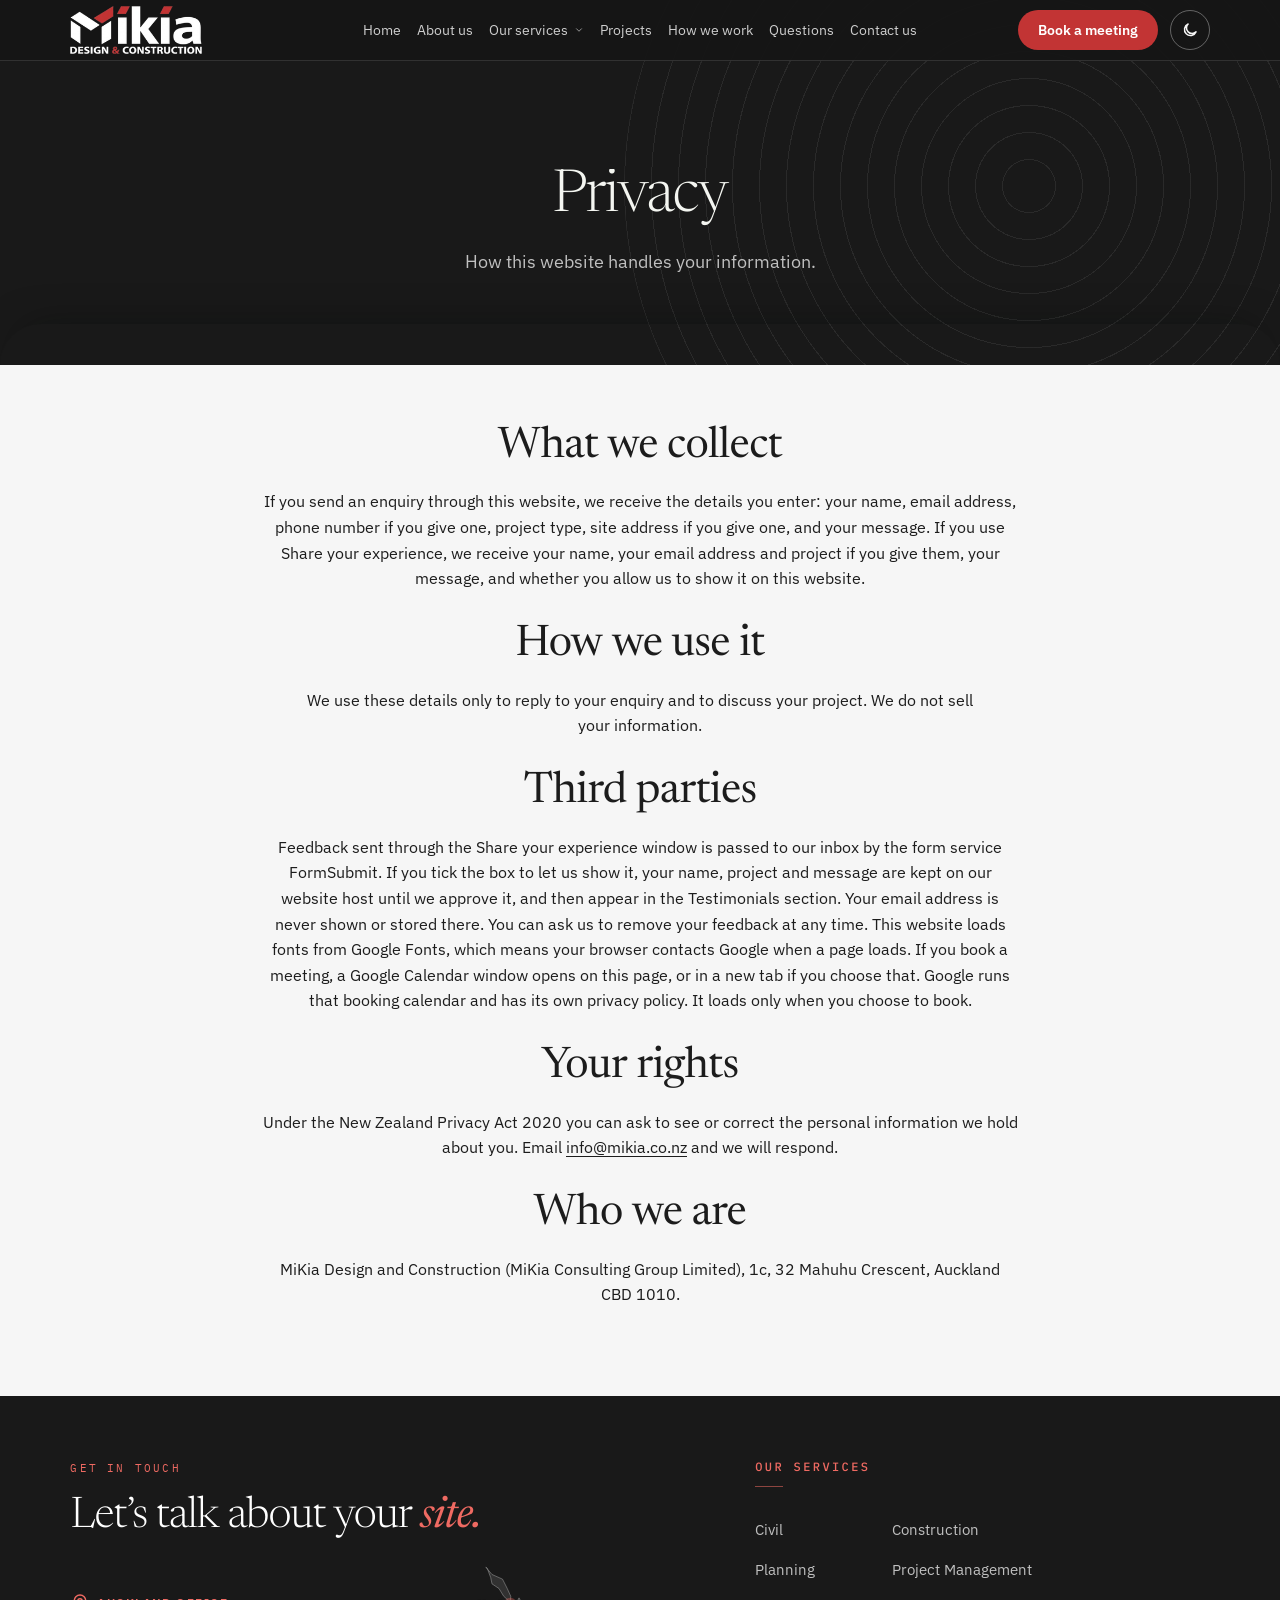
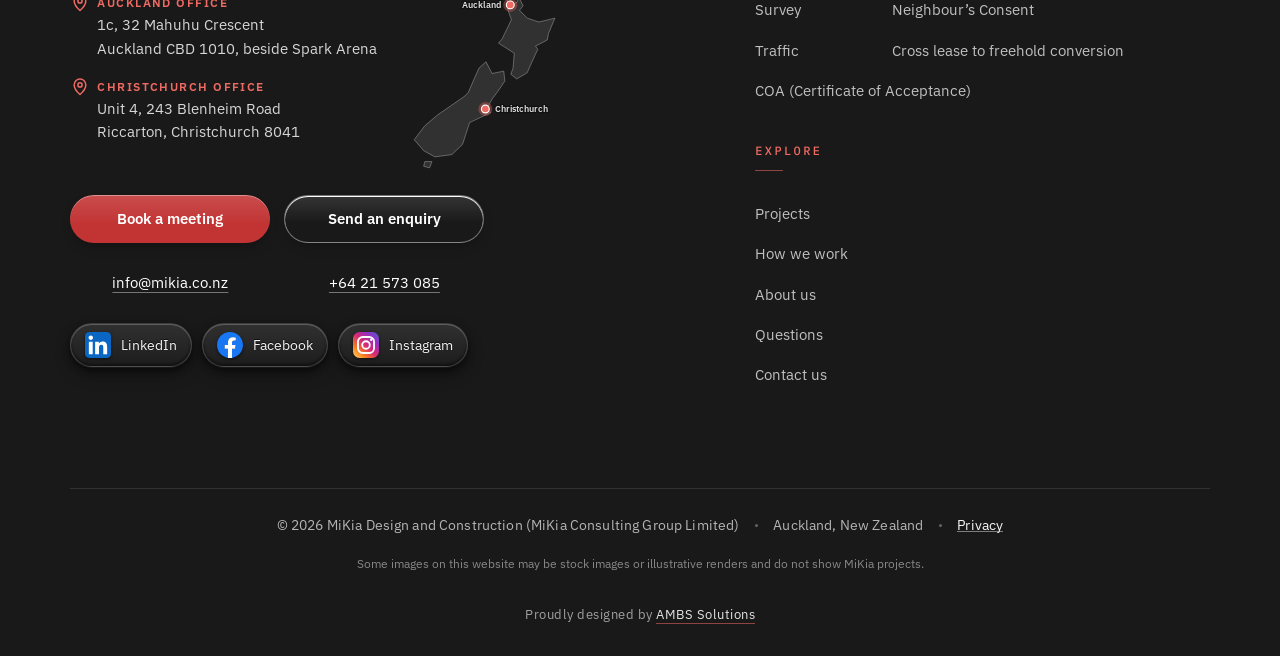
<file: privacy.html>
<!doctype html>
<html lang="en-NZ">
<head>
<meta charset="utf-8">
<meta name="viewport" content="width=device-width, initial-scale=1, viewport-fit=cover">
<title>Privacy | MiKia Design and Construction</title>
<meta name="description" content="How the MiKia Design and Construction website collects and uses the information you send in an enquiry, and your rights under the New Zealand Privacy Act 2020.">
<link rel="canonical" href="https://www.mikia.co.nz/privacy">
<meta property="og:type" content="website"><meta property="og:site_name" content="MiKia Design and Construction"><meta property="og:title" content="Privacy | MiKia Design and Construction"><meta property="og:description" content="How the MiKia Design and Construction website collects and uses the information you send in an enquiry, and your rights under the New Zealand Privacy Act 2020."><meta property="og:url" content="https://www.mikia.co.nz/privacy"><meta name="theme-color" content="#191919"><style>html{background:#121212}</style>
<meta property="og:image" content="https://www.mikia.co.nz/projects/stock-res-1-1600.jpg"><meta property="og:image:alt" content="New homes in Auckland, MiKia Design and Construction"><meta property="og:locale" content="en_NZ"><meta name="twitter:card" content="summary_large_image"><meta name="twitter:title" content="Privacy | MiKia Design and Construction"><meta name="twitter:description" content="How the MiKia Design and Construction website collects and uses the information you send in an enquiry, and your rights under the New Zealand Privacy Act 2020."><meta name="twitter:image" content="https://www.mikia.co.nz/projects/stock-res-1-1600.jpg">
<script>(function(){var r=document.documentElement,w0=0,vh0=0;function vn(){var v=window.visualViewport?visualViewport.height:innerHeight;return Math.round(Math.min(v,innerHeight,r.clientHeight||innerHeight));}function sv(f){var h=vn();if(f||innerWidth!==w0||!vh0||h<vh0-4){w0=innerWidth;vh0=h;var w=innerWidth,z=w>=3600?1.9:w>=3000?1.6:w>=2400?1.3:w>=1900?1.1:1;r.style.setProperty('--appvh',(h/z)+'px');}}sv(true);addEventListener('resize',function(){sv(false);});if(window.visualViewport)visualViewport.addEventListener('resize',function(){sv(false);});addEventListener('load',function(){setTimeout(function(){sv(false);},150);setTimeout(function(){sv(false);},900);});addEventListener('orientationchange',function(){w0=0;vh0=0;setTimeout(function(){sv(true);},300);});if('IntersectionObserver' in window&&!matchMedia('(prefers-reduced-motion: reduce)').matches){r.classList.add('motion');setTimeout(function(){if(!window.__mr)r.classList.remove('motion')},4000)}})()</script>
<script>(function(){if(innerWidth>=901&&/(^|\/)(index\.html)?$/.test(location.pathname)){document.documentElement.classList.add('hw');setTimeout(function(){document.documentElement.classList.remove('hw');},3200);}})();</script>
<script>(function(){try{try{localStorage.removeItem('mk-theme');}catch(e){}var t=sessionStorage.getItem('mk-theme');if(t!=='dark'&&t!=='light')t=matchMedia('(prefers-color-scheme: dark)').matches?'dark':'light';document.documentElement.dataset.theme=t;}catch(e){}})();</script>
<link rel="icon" href="assets/favicon.svg" type="image/svg+xml">
<link rel="preload" href="assets/fonts/newsreader-normal-300-500-latin.woff2" as="font" type="font/woff2" crossorigin>
<link rel="preload" href="assets/fonts/ibm-plex-sans-latin.woff2" as="font" type="font/woff2" crossorigin>
<link rel="preload" href="assets/fonts/ibm-plex-mono-normal-400-latin.woff2" as="font" type="font/woff2" crossorigin>
<link rel="stylesheet" href="assets/css-privacy.css?v=506e25d7">

<script type="application/ld+json">{"@context": "https://schema.org", "@type": "BreadcrumbList", "itemListElement": [{"@type": "ListItem", "position": 1, "name": "Home", "item": "https://www.mikia.co.nz/"}, {"@type": "ListItem", "position": 2, "name": "Privacy", "item": "https://www.mikia.co.nz/privacy"}]}</script>
</head>
<body>
<a class="skip" href="#main">Skip to content</a>
<header class="hero page-hero">
  <nav class="nav" aria-label="Main">
    <div class="wrap">
      <a href="index.html" class="logo" aria-label="MiKia Design and Construction, home"><img class="logo-img" src="assets/logo.webp" alt="MiKia Design and Construction" width="640" height="233"></a>
      <button class="menu-btn" aria-label="Open menu" aria-expanded="false" aria-controls="nav-links"><svg width="18" height="18" viewBox="0 0 24 24" fill="none" stroke="currentColor" stroke-width="2" stroke-linecap="round" aria-hidden="true"><path d="M4 8h16"/><path d="M4 16h16"/></svg></button>
      <div class="nav-links" id="nav-links"><a href="index.html">Home</a><a href="about.html">About us</a><div class="nav-dd"><a href="services.html" aria-haspopup="true">Our services<svg class="dd-chev" width="10" height="10" viewBox="0 0 24 24" fill="none" stroke="currentColor" stroke-width="2.4" stroke-linecap="round" stroke-linejoin="round" aria-hidden="true"><path d="M6 9l6 6 6-6"/></svg></a><div class="dd-panel"><ul class="dd-cats"><li class="dd-cat"><a class="dd-cat-a" href="services.html#cat-civil">Civil<svg class="dd-chev dd-r" width="10" height="10" viewBox="0 0 24 24" fill="none" stroke="currentColor" stroke-width="2.4" stroke-linecap="round" stroke-linejoin="round" aria-hidden="true"><path d="M9 6l6 6-6 6"/></svg></a><ul class="dd-fly"><li><a href="services.html#detailed-feasibility-study">Detailed Feasibility Study</a></li><li><a href="services.html#three-waters">3W: Wastewater, Stormwater, Water</a></li><li><a href="services.html#earthworks-retaining-erosion">Earthwork, Retaining Wall, Erosion Sediment Control Plan</a></li><li><a href="services.html#flood-overland-flow-path">Flood and Overland Flow Path</a></li><li><a href="services.html#public-road">Public Road</a></li><li><a href="services.html#tank-mitigation-design">Tank Mitigation Design</a></li><li><a href="services.html#parking-driveway-manoeuvring">Parking, Driveway and Manoeuvring</a></li><li><a href="services.html#stormwater-design">Stormwater Design</a></li><li><a href="services.html#onsite-wastewater-treatment-design">Onsite Wastewater Treatment Design</a></li><li><a href="services.html#coastal-inundation">Coastal Inundation</a></li></ul></li><li class="dd-cat"><a class="dd-cat-a" href="services.html#cat-planning">Planning<svg class="dd-chev dd-r" width="10" height="10" viewBox="0 0 24 24" fill="none" stroke="currentColor" stroke-width="2.4" stroke-linecap="round" stroke-linejoin="round" aria-hidden="true"><path d="M9 6l6 6-6 6"/></svg></a><ul class="dd-fly"><li><a href="services.html#complimentary-online-meeting">Complimentary Online Meeting</a></li><li><a href="services.html#development-feasibility-report">Development Feasibility Report</a></li><li><a href="services.html#subdivision-assessment">Subdivision Assessment</a></li><li><a href="services.html#land-use-consent-assessment">Land Use Consent Assessment</a></li><li><a href="services.html#planning-boundary-adjustment">Boundary Adjustment</a></li><li><a href="services.html#special-character-zone">Special Character Zone</a></li></ul></li><li class="dd-cat"><a class="dd-cat-a" href="services.html#cat-survey">Survey<svg class="dd-chev dd-r" width="10" height="10" viewBox="0 0 24 24" fill="none" stroke="currentColor" stroke-width="2.4" stroke-linecap="round" stroke-linejoin="round" aria-hidden="true"><path d="M9 6l6 6-6 6"/></svg></a><ul class="dd-fly"><li><a href="services.html#topo-survey">Topo</a></li><li><a href="services.html#section-223">223</a></li><li><a href="services.html#faulty-title">Faulty Title</a></li><li><a href="services.html#survey-boundary-adjustment">Boundary Adjustment</a></li></ul></li><li class="dd-cat"><a class="dd-cat-a" href="services.html#cat-traffic">Traffic<svg class="dd-chev dd-r" width="10" height="10" viewBox="0 0 24 24" fill="none" stroke="currentColor" stroke-width="2.4" stroke-linecap="round" stroke-linejoin="round" aria-hidden="true"><path d="M9 6l6 6-6 6"/></svg></a><ul class="dd-fly"><li><a href="services.html#traffic-report">Traffic Report</a></li><li><a href="services.html#pc79">PC79</a></li></ul></li><li class="dd-cat"><a class="dd-cat-a" href="services.html#cat-construction">Construction</a></li><li class="dd-cat"><a class="dd-cat-a" href="services.html#cat-project-management">Project Management<svg class="dd-chev dd-r" width="10" height="10" viewBox="0 0 24 24" fill="none" stroke="currentColor" stroke-width="2.4" stroke-linecap="round" stroke-linejoin="round" aria-hidden="true"><path d="M9 6l6 6-6 6"/></svg></a><ul class="dd-fly"><li><a href="services.html#complete-subdivision-design">Complete Subdivision Design (RC, BC, EPA)</a></li><li><a href="services.html#construction-management">Construction Management</a></li><li><a href="services.html#stakeholder-consultation-management">Stakeholder Consultation Management</a></li><li><a href="services.html#contract-management">Contract Management</a></li><li><a href="services.html#tender-design-management">Tender Design Management</a></li><li><a href="services.html#engineers-representation-service">Engineer’s Representation Service</a></li></ul></li><li class="dd-cat"><a class="dd-cat-a" href="services.html#cat-neighbour-consent">Neighbour’s Consent</a></li><li class="dd-cat"><a class="dd-cat-a" href="services.html#cat-cross-lease-to-freehold">Cross lease to freehold conversion</a></li><li class="dd-cat"><a class="dd-cat-a" href="services.html#cat-coa">COA (Certificate of Acceptance)</a></li></ul></div></div><a href="projects.html">Projects</a><a href="how-we-work.html">How we work</a><a href="faq.html">Questions</a><a href="contact.html">Contact us</a><a class="nav-cta" href="https://calendar.app.google/9QHRDQMFsCRGiAt19" target="_blank" rel="noopener">Book a meeting</a></div>
    </div>
  </nav>
  <div class="wrap page-head">
    
    <h1>Privacy</h1>
    <p class="hero-lede">How this website handles your information.</p>
  </div>
</header>

<main id="main"><section class="block"><div class="wrap"><div class="prose narrow">
<h2>What we collect</h2><p>If you send an enquiry through this website, we receive the details you enter: your name, email address, phone number if you give one, project type, site address if you give one, and your message. If you use Share your experience, we receive your name, your email address and project if you give them, your message, and whether you allow us to show it on this website.</p>
<h2>How we use it</h2><p>We use these details only to reply to your enquiry and to discuss your project. We do not sell your information.</p>
<h2>Third parties</h2><p>Feedback sent through the Share your experience window is passed to our inbox by the form service FormSubmit. If you tick the box to let us show it, your name, project and message are kept on our website host until we approve it, and then appear in the Testimonials section. Your email address is never shown or stored there. You can ask us to remove your feedback at any time. This website loads fonts from Google Fonts, which means your browser contacts Google when a page loads. If you book a meeting, a Google Calendar window opens on this page, or in a new tab if you choose that. Google runs that booking calendar and has its own privacy policy. It loads only when you choose to book.</p>
<h2>Your rights</h2><p>Under the New Zealand Privacy Act 2020 you can ask to see or correct the personal information we hold about you. Email <a href="mailto:info@mikia.co.nz">info@mikia.co.nz</a> and we will respond.</p>
<h2>Who we are</h2><p>MiKia Design and Construction (MiKia Consulting Group Limited), 1c, 32 Mahuhu Crescent, Auckland CBD 1010.</p>
</div></div></section></main>
<footer data-email="info@mikia.co.nz" data-tel="+6421573085" data-teld="+64 21 573 085">
  <div class="wrap">
  <section class="foot-getin" aria-labelledby="fgi-h"><span class="eyebrow">Get in touch</span><h2 id="fgi-h">Let&rsquo;s talk about your <em>site.</em></h2>
    <div class="fgi-where"><div class="fgi-offices"><a class="fgi-addr" data-office="akl" href="https://www.google.com/maps/search/?api=1&amp;query=32+Mahuhu+Crescent+Auckland+CBD+1010" target="_blank" rel="noopener" aria-label="Auckland office: 1c, 32 Mahuhu Crescent, Auckland CBD 1010. Opens Google Maps"><svg width="22" height="22" viewBox="0 0 24 24" fill="none" stroke="currentColor" stroke-width="1.8" stroke-linecap="round" stroke-linejoin="round" aria-hidden="true"><path d="M12 21s7-6.2 7-11.5A7 7 0 0 0 5 9.5C5 14.8 12 21 12 21z"/><circle cx="12" cy="9.5" r="2.5"/></svg><span><b>Auckland office</b><br>1c, 32 Mahuhu Crescent<br>Auckland CBD 1010, beside Spark Arena</span></a>
    <a class="fgi-addr" data-office="chc" href="https://www.google.com/maps/search/?api=1&amp;query=243+Blenheim+Road+Riccarton+Christchurch+8041" target="_blank" rel="noopener" aria-label="Christchurch office: Unit 4, 243 Blenheim Road, Riccarton, Christchurch 8041. Opens Google Maps"><svg width="22" height="22" viewBox="0 0 24 24" fill="none" stroke="currentColor" stroke-width="1.8" stroke-linecap="round" stroke-linejoin="round" aria-hidden="true"><path d="M12 21s7-6.2 7-11.5A7 7 0 0 0 5 9.5C5 14.8 12 21 12 21z"/><circle cx="12" cy="9.5" r="2.5"/></svg><span><b>Christchurch office</b><br>Unit 4, 243 Blenheim Road<br>Riccarton, Christchurch 8041</span></a></div><svg class="fgm" viewBox="-2 -2 197 268" role="group" aria-label="Map of New Zealand showing the Auckland and Christchurch offices"><path class="fgm-land" d="M97.8 4.6L105.7 14.0L119.2 20.0L125.3 32.0L129.8 42.0L129.5 53.0L137.4 50.0L140.4 44.0L145.7 54.0L141.1 60.0L150.9 70.0L166.0 75.0L186.4 70.0L178.1 90.0L176.6 98.0L161.5 106.0L164.5 110.0L157.0 126.0L150.9 140.0L137.4 148.0L129.8 142.0L132.8 134.0L134.3 115.0L114.0 102.0L118.5 97.0L126.8 80.0L130.6 72.0L125.3 57.0L125.3 46.0L120.8 42.0L114.7 32.0L105.7 26.0L104.1 18.0L99.6 6.0Z M98.1 126.0L105.7 141.0L120.8 138.0L122.3 150.6L113.2 164.0L105.7 174.0L98.9 187.0L104.1 191.0L98.1 194.0L77.0 204.0L72.5 218.0L67.9 232.0L54.3 245.0L32.5 248.0L18.1 240.0L6.0 226.0L19.6 208.0L36.2 194.0L70.9 170.0L75.5 165.0L81.5 151.0L89.1 134.0Z M19.6 254.0L28.7 254.0L25.7 262.0L18.1 260.0Z"/><g class="fgm-pin" data-office="akl" tabindex="0" role="link" aria-label="Auckland office. Opens Google Maps"><circle class="fgm-pulse" cx="129.2" cy="53.0" r="9"/><circle class="fgm-dot" cx="129.2" cy="53.0" r="5"/><text class="fgm-lbl" x="117.2" y="57.0" text-anchor="end">Auckland</text></g><g class="fgm-pin" data-office="chc" tabindex="0" role="link" aria-label="Christchurch office. Opens Google Maps"><circle class="fgm-pulse" cx="97.2" cy="186.6" r="9"/><circle class="fgm-dot" cx="97.2" cy="186.6" r="5"/><text class="fgm-lbl" x="109.2" y="190.6" text-anchor="start">Christchurch</text></g></svg></div>
    <div class="fgi-actions"><a class="btn btn-accent" href="https://calendar.app.google/9QHRDQMFsCRGiAt19" target="_blank" rel="noopener">Book a meeting</a><a class="btn btn-light" href="contact.html">Send an enquiry</a></div>
    <p class="fgi-direct"><a href="mailto:info@mikia.co.nz">info@mikia.co.nz</a><span aria-hidden="true">&middot;</span><a href="tel:+6421573085">+64 21 573 085</a></p><div class="foot-social"><a href="https://www.linkedin.com/company/mikiaconsultinggroup" target="_blank" rel="noopener" aria-label="MiKia on LinkedIn"><svg width="26" height="26" viewBox="0 0 24 24" aria-hidden="true"><rect width="24" height="24" rx="4" fill="#0A66C2"/><path fill="#fff" d="M20.447 20.452h-3.554v-5.569c0-1.328-.027-3.037-1.852-3.037-1.853 0-2.136 1.445-2.136 2.939v5.667H9.351V9h3.414v1.561h.046c.477-.9 1.637-1.85 3.37-1.85 3.601 0 4.267 2.37 4.267 5.455v6.286zM5.337 7.433c-1.144 0-2.063-.926-2.063-2.065 0-1.138.92-2.063 2.063-2.063 1.14 0 2.064.925 2.064 2.063 0 1.139-.925 2.065-2.064 2.065zm1.782 13.019H3.555V9h3.564v11.452z"/></svg><span>LinkedIn</span></a><a href="https://www.facebook.com/profile.php?id=61563658722446" target="_blank" rel="noopener" aria-label="MiKia on Facebook"><svg width="26" height="26" viewBox="0 0 24 24" aria-hidden="true"><path fill="#1877F2" d="M24 12.073c0-6.627-5.373-12-12-12s-12 5.373-12 12c0 5.99 4.388 10.954 10.125 11.854v-8.385H7.078v-3.47h3.047V9.43c0-3.007 1.792-4.669 4.533-4.669 1.312 0 2.686.235 2.686.235v2.953H15.83c-1.491 0-1.956.925-1.956 1.874v2.25h3.328l-.532 3.47h-2.796v8.385C19.612 23.027 24 18.062 24 12.073z"/><path fill="#fff" d="M16.671 15.543l.532-3.47h-3.328v-2.25c0-.949.465-1.874 1.956-1.874h1.513V4.996s-1.374-.235-2.686-.235c-2.741 0-4.533 1.662-4.533 4.669v2.632H7.078v3.47h3.047v8.385a12.118 12.118 0 003.75 0v-8.385h2.796z"/></svg><span>Facebook</span></a><a href="https://www.instagram.com/mikiadesignandconstruction/" target="_blank" rel="noopener" aria-label="MiKia on Instagram"><svg width="26" height="26" viewBox="0 0 24 24" aria-hidden="true"><defs><linearGradient id="mkIg" x1="0" y1="1" x2="1" y2="0"><stop offset="0" stop-color="#FEDA75"/><stop offset=".25" stop-color="#FA7E1E"/><stop offset=".5" stop-color="#D62976"/><stop offset=".75" stop-color="#962FBF"/><stop offset="1" stop-color="#4F5BD5"/></linearGradient></defs><rect width="24" height="24" rx="6" fill="url(#mkIg)"/><rect x="4.6" y="4.6" width="14.8" height="14.8" rx="4.4" fill="none" stroke="#fff" stroke-width="1.7"/><circle cx="12" cy="12" r="3.5" fill="none" stroke="#fff" stroke-width="1.7"/><circle cx="16.8" cy="7.2" r="1.1" fill="#fff"/></svg><span>Instagram</span></a></div></section>
  <div class="foot-main">
    
    <nav class="foot-col" aria-label="Services"><h4 role="heading" aria-level="2">Our services</h4><a href="services.html#cat-civil">Civil</a><a href="services.html#cat-planning">Planning</a><a href="services.html#cat-survey">Survey</a><a href="services.html#cat-traffic">Traffic</a><a href="services.html#cat-construction">Construction</a><a href="services.html#cat-project-management">Project Management</a><a href="services.html#cat-neighbour-consent">Neighbour’s Consent</a><a href="services.html#cat-cross-lease-to-freehold">Cross lease to freehold conversion</a><a href="services.html#cat-coa">COA (Certificate of Acceptance)</a></nav>
    <nav class="foot-col" aria-label="Company"><h4 role="heading" aria-level="2">Explore</h4><a href="projects.html">Projects</a><a href="how-we-work.html">How we work</a><a href="about.html">About us</a><a href="faq.html">Questions</a><a href="contact.html">Contact us</a></nav>
  </div>
  <div class="foot-base"><span>&copy; <span id="yr">2026</span> MiKia Design and Construction (MiKia Consulting Group Limited)</span><span class="foot-loc">Auckland, New Zealand</span><a href="privacy.html">Privacy</a></div><p class="foot-fine">Some images on this website may be stock images or illustrative renders and do not show MiKia projects.</p><p class="foot-credit">Proudly designed by <a href="https://ambs.co.nz" target="_blank" rel="noopener">AMBS Solutions</a></p></div>
</footer>
<div class="qbar" id="qbar" inert aria-label="Quick contact"><a class="qb-call" href="tel:+6421573085" aria-label="Call us"><svg width="15" height="15" viewBox="0 0 24 24" fill="none" stroke="currentColor" stroke-width="2" stroke-linecap="round" stroke-linejoin="round" aria-hidden="true"><path d="M22 16.9v3a2 2 0 0 1-2.2 2 19.8 19.8 0 0 1-8.6-3.1 19.5 19.5 0 0 1-6-6A19.8 19.8 0 0 1 2.1 4.2 2 2 0 0 1 4.1 2h3a2 2 0 0 1 2 1.7c.1 1 .4 1.9.7 2.8a2 2 0 0 1-.5 2.1L8 9.9a16 16 0 0 0 6 6l1.3-1.3a2 2 0 0 1 2.1-.4c.9.3 1.8.6 2.8.7a2 2 0 0 1 1.7 2z"/></svg></a><a class="qb-book" href="https://calendar.app.google/9QHRDQMFsCRGiAt19" target="_blank" rel="noopener" aria-label="Book a meeting"><svg width="15" height="15" viewBox="0 0 24 24" fill="none" stroke="currentColor" stroke-width="2" stroke-linecap="round" stroke-linejoin="round" aria-hidden="true"><rect x="3" y="4" width="18" height="17" rx="2"/><path d="M3 9h18M8 2v4M16 2v4"/></svg></a></div>
<script>(function(){var q=document.getElementById('qbar'),h=document.querySelector('.hero-svc')||document.querySelector('header.hero');if(!q||!('IntersectionObserver' in window))return;var past=q.hasAttribute('data-now'),hid=new Set();function up(){var on=past&&hid.size===0;q.classList.toggle('on',on);if(on)q.removeAttribute('inert');else q.setAttribute('inert','')}if(h&&!q.hasAttribute('data-now'))new IntersectionObserver(function(e){var r=e[0];past=!r.isIntersecting&&r.boundingClientRect.bottom<=0;up()}).observe(h);var io=new IntersectionObserver(function(es){es.forEach(function(e){if(e.isIntersecting)hid.add(e.target);else hid.delete(e.target)});up()});document.querySelectorAll('.band,footer .foot-getin').forEach(function(t){io.observe(t)})})()</script>
<script defer src="assets/site.js?v=e8caeddf"></script><script src="assets/book.js?v=975fd2f0" defer></script><script src="assets/drop.js?v=e8caeddf" defer></script>
<script defer src="assets/content.js?v=e8caeddf"></script><script defer src="assets/site-content.js?v=7f588262"></script>
<script defer src="assets/fx.js?v=e8caeddf"></script><script defer src="assets/motion.js?v=e8caeddf"></script>

</body>
</html>
</file>
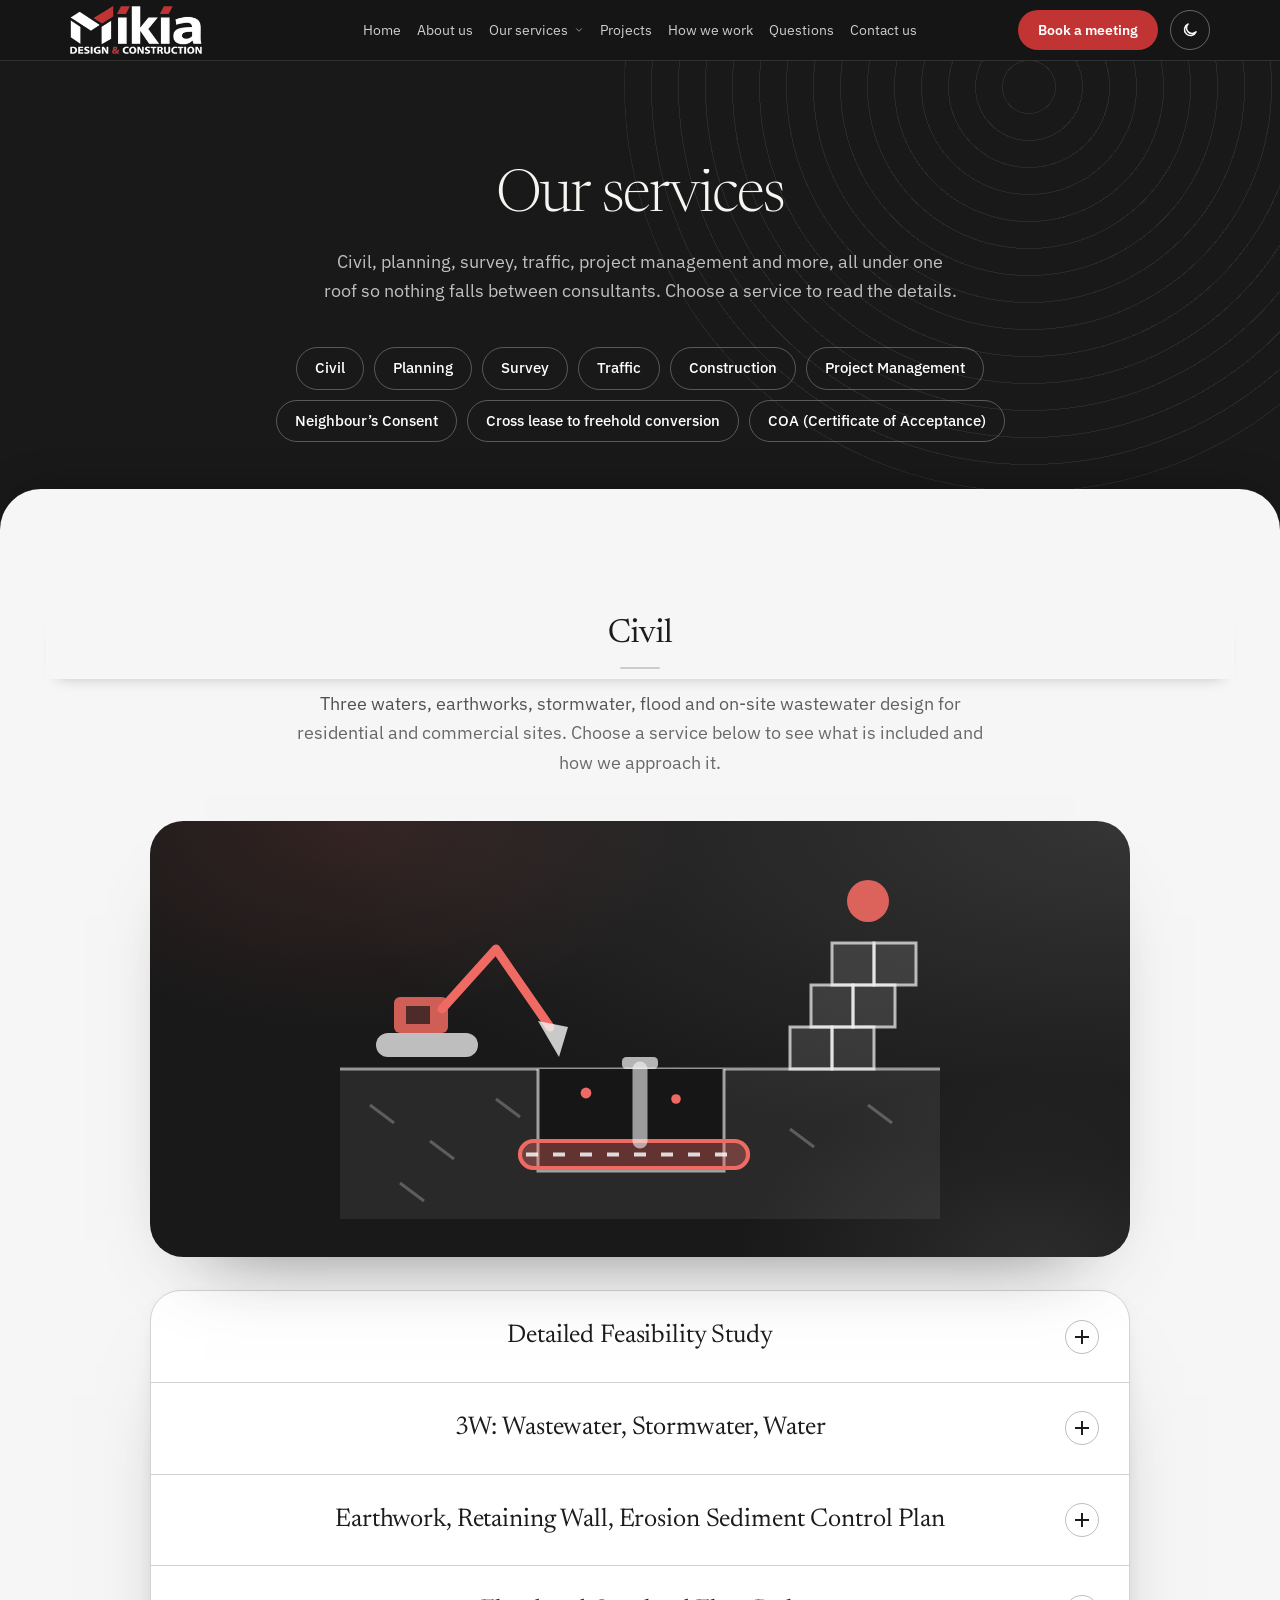
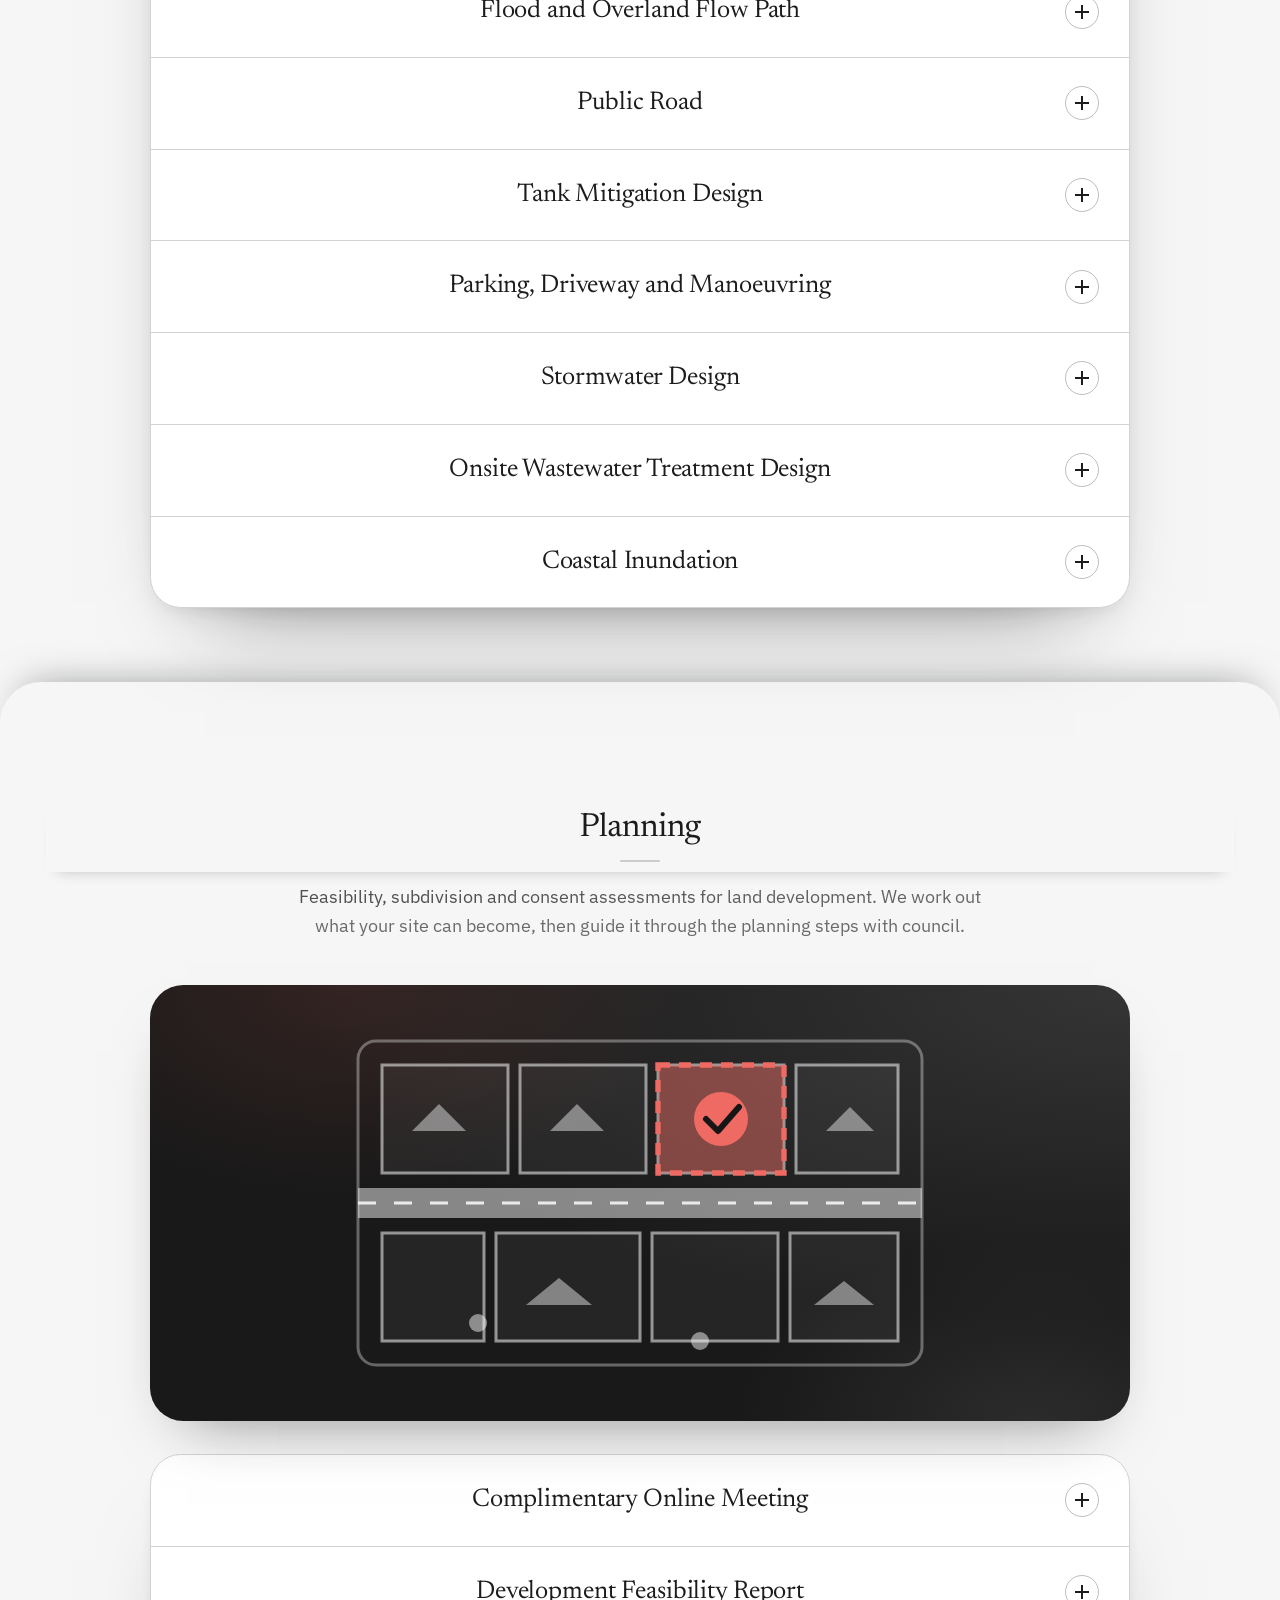
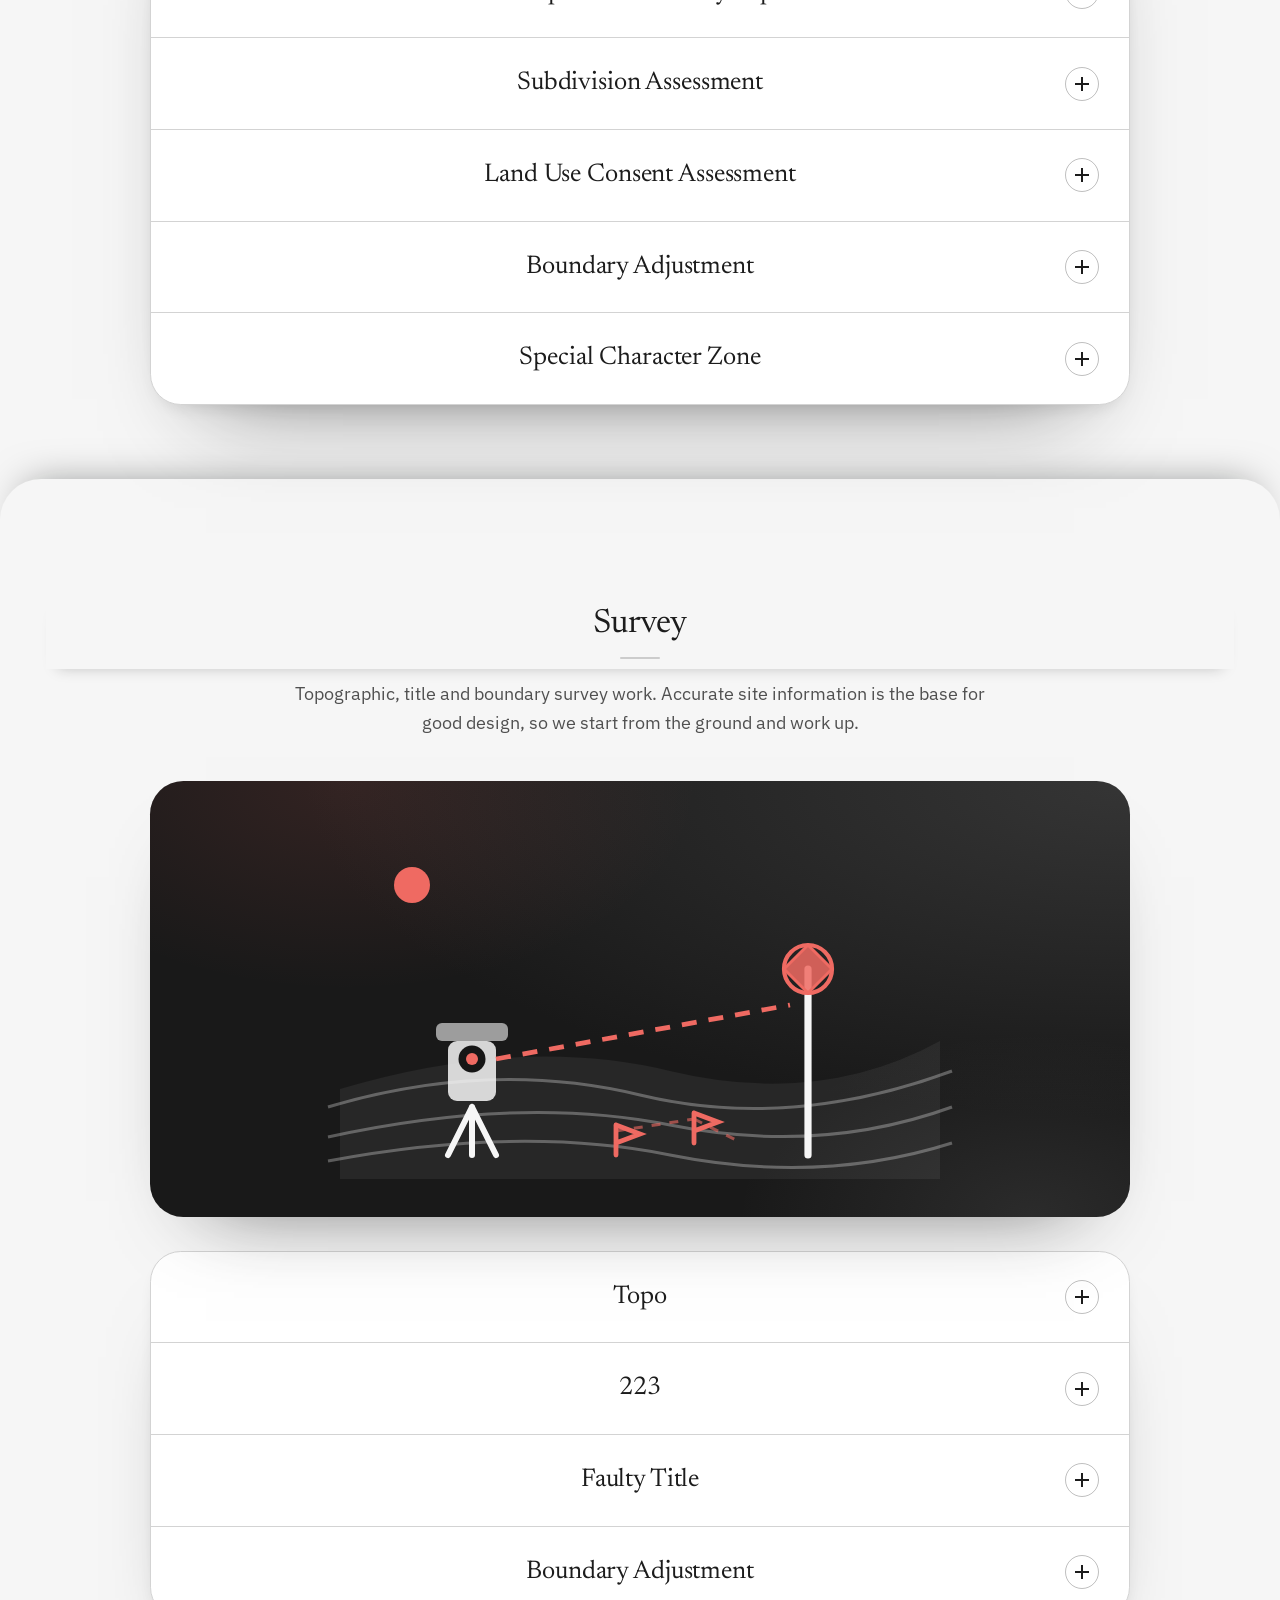
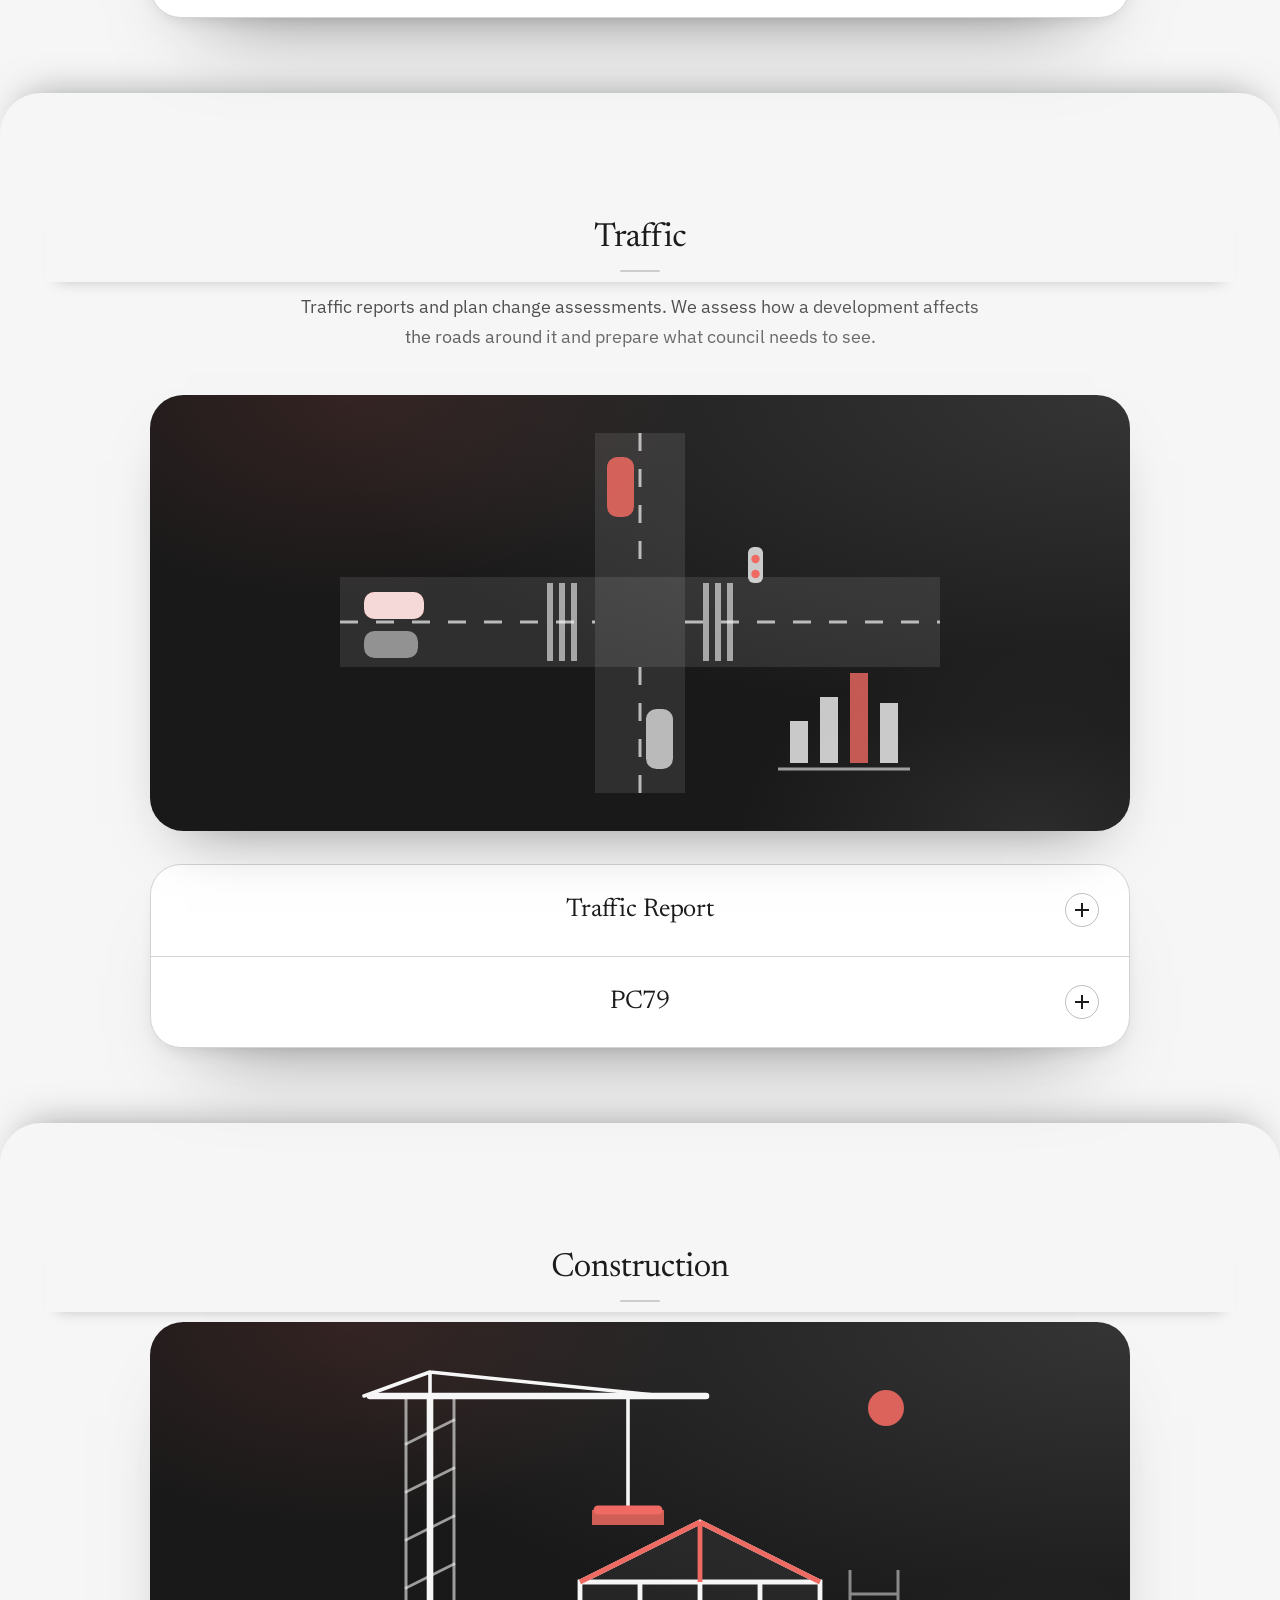
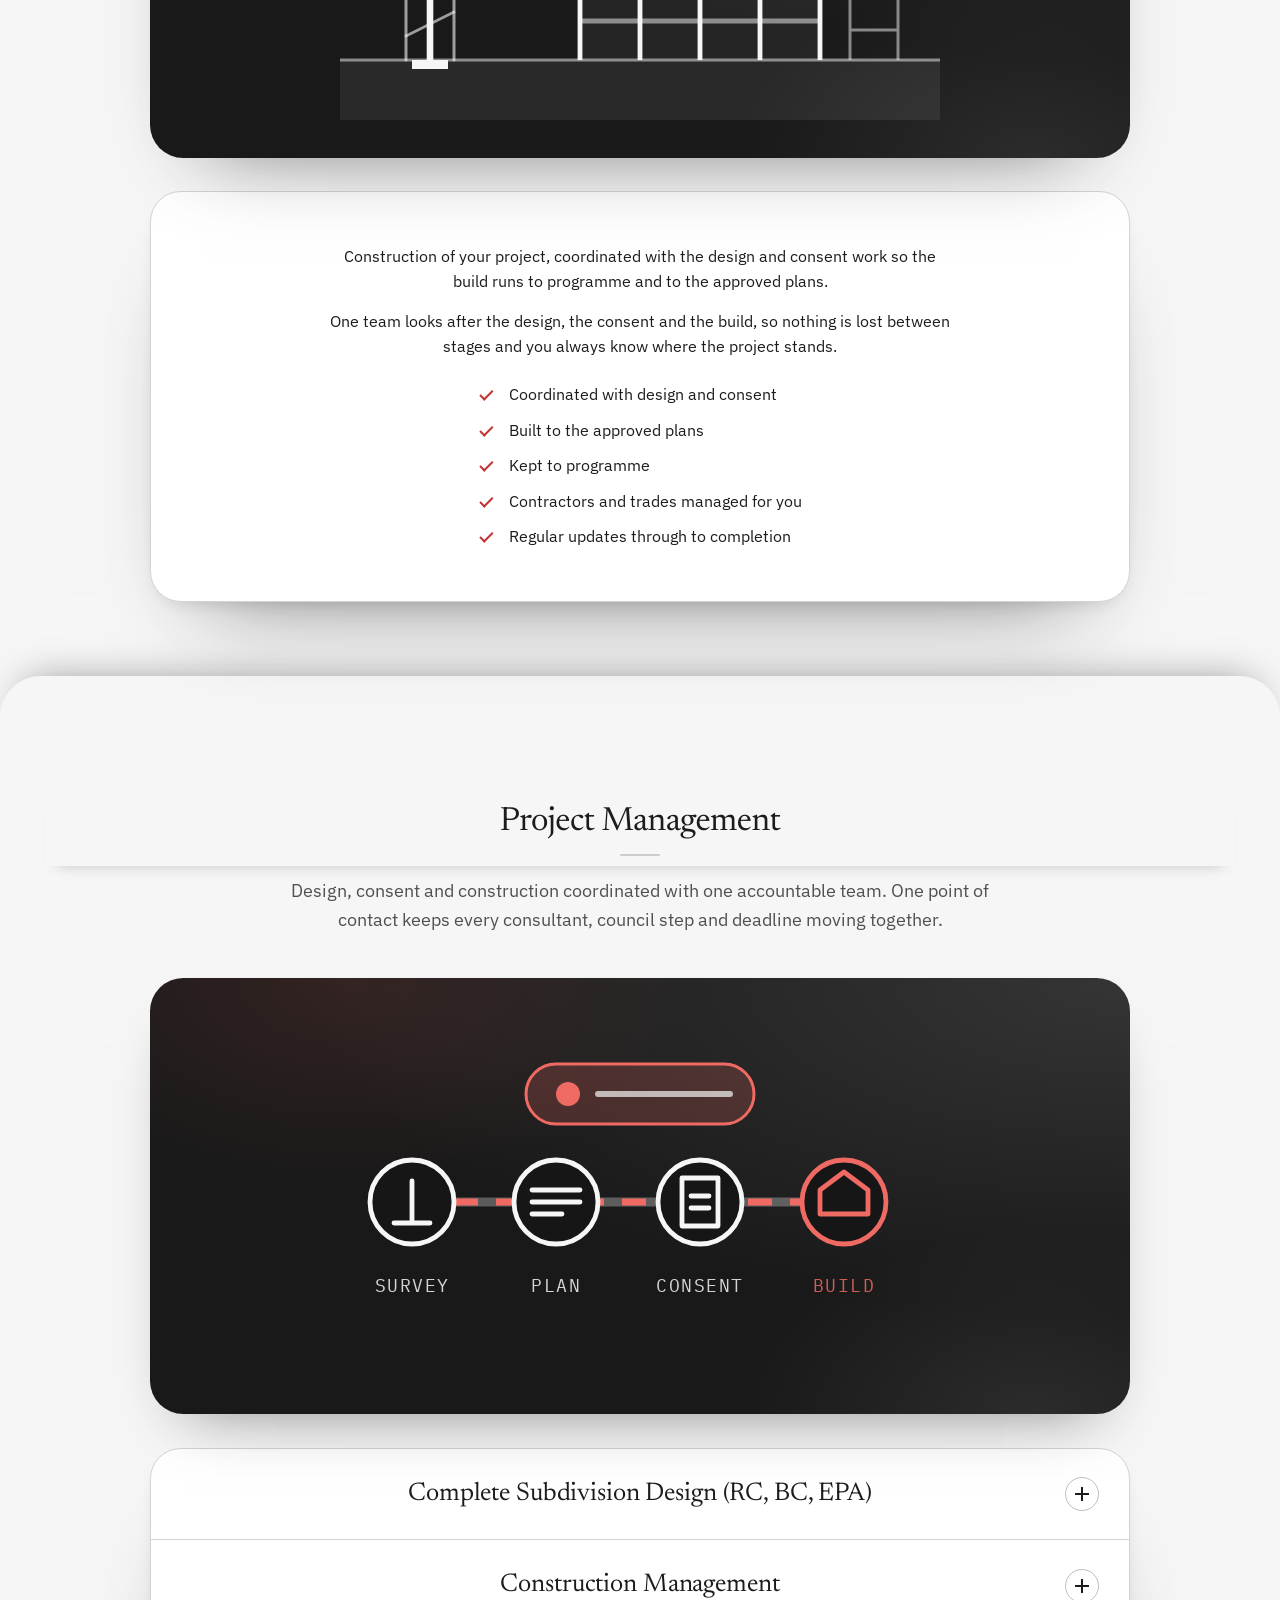
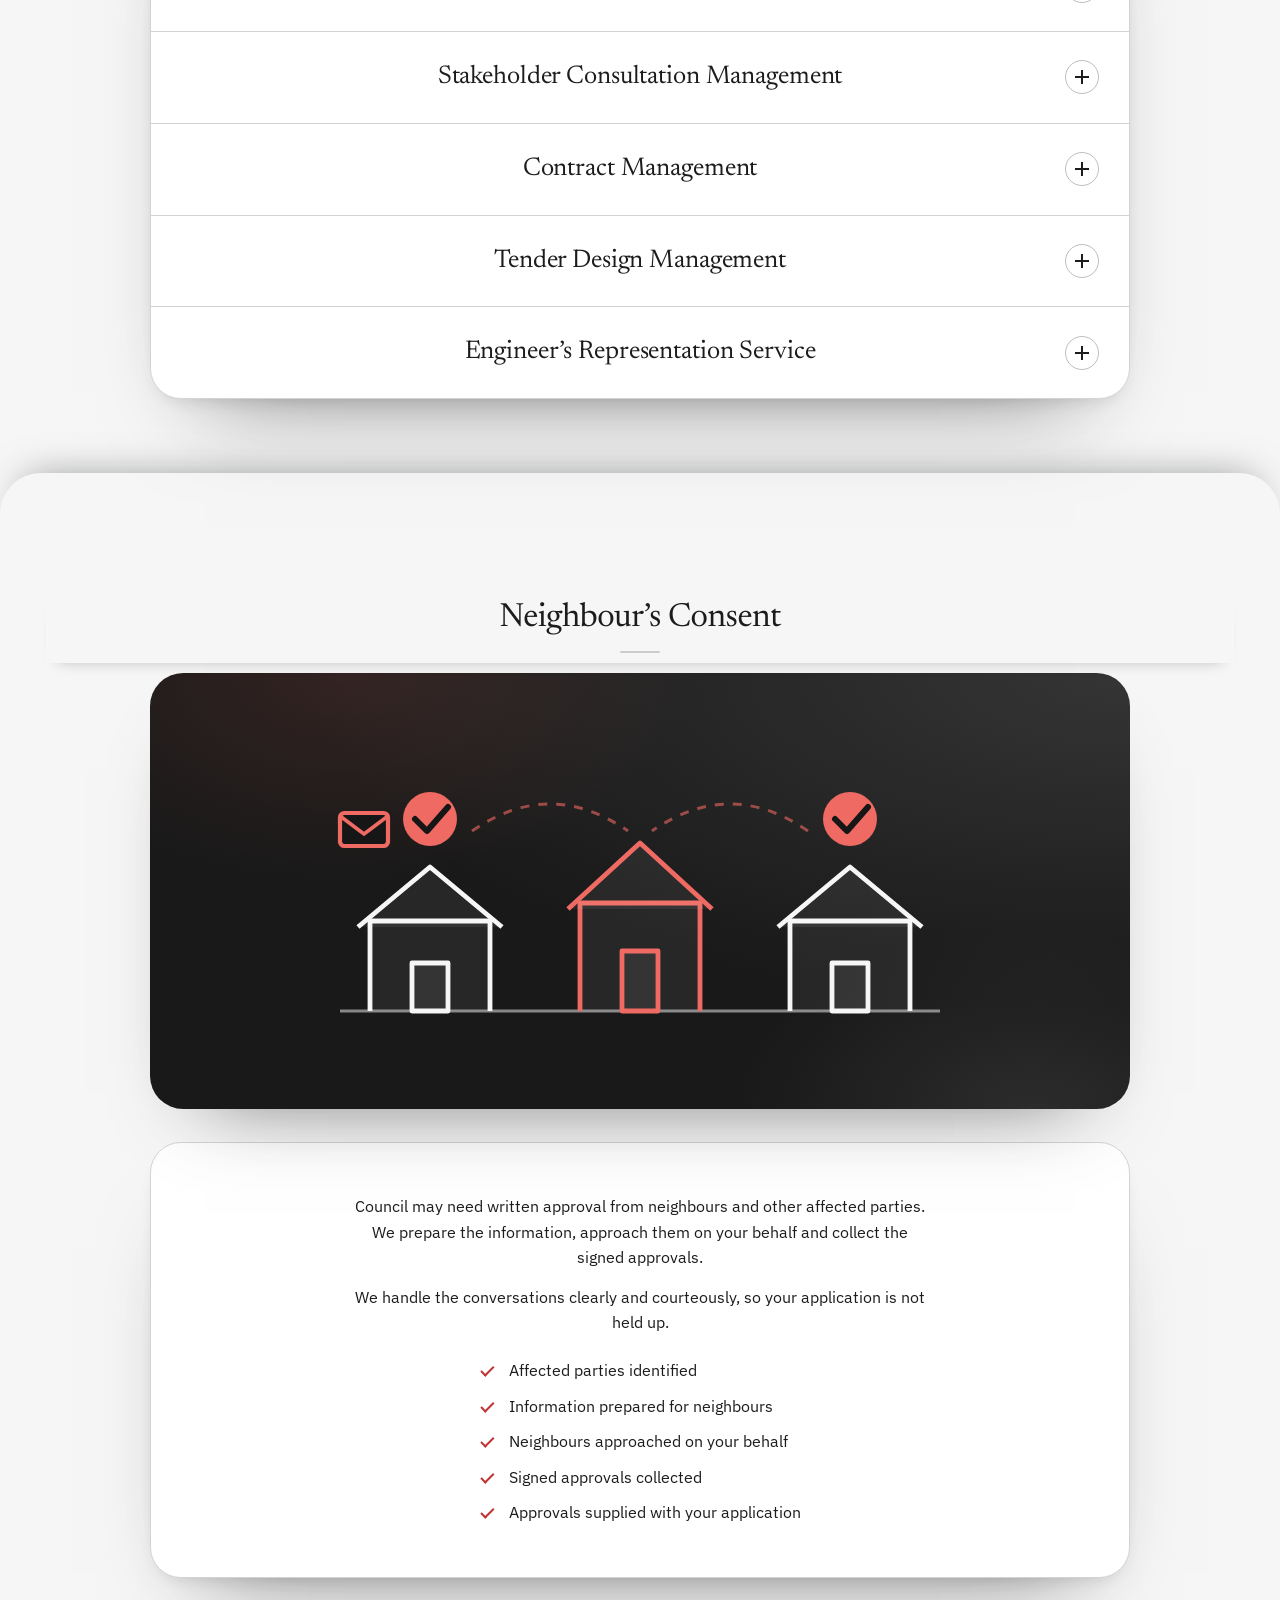
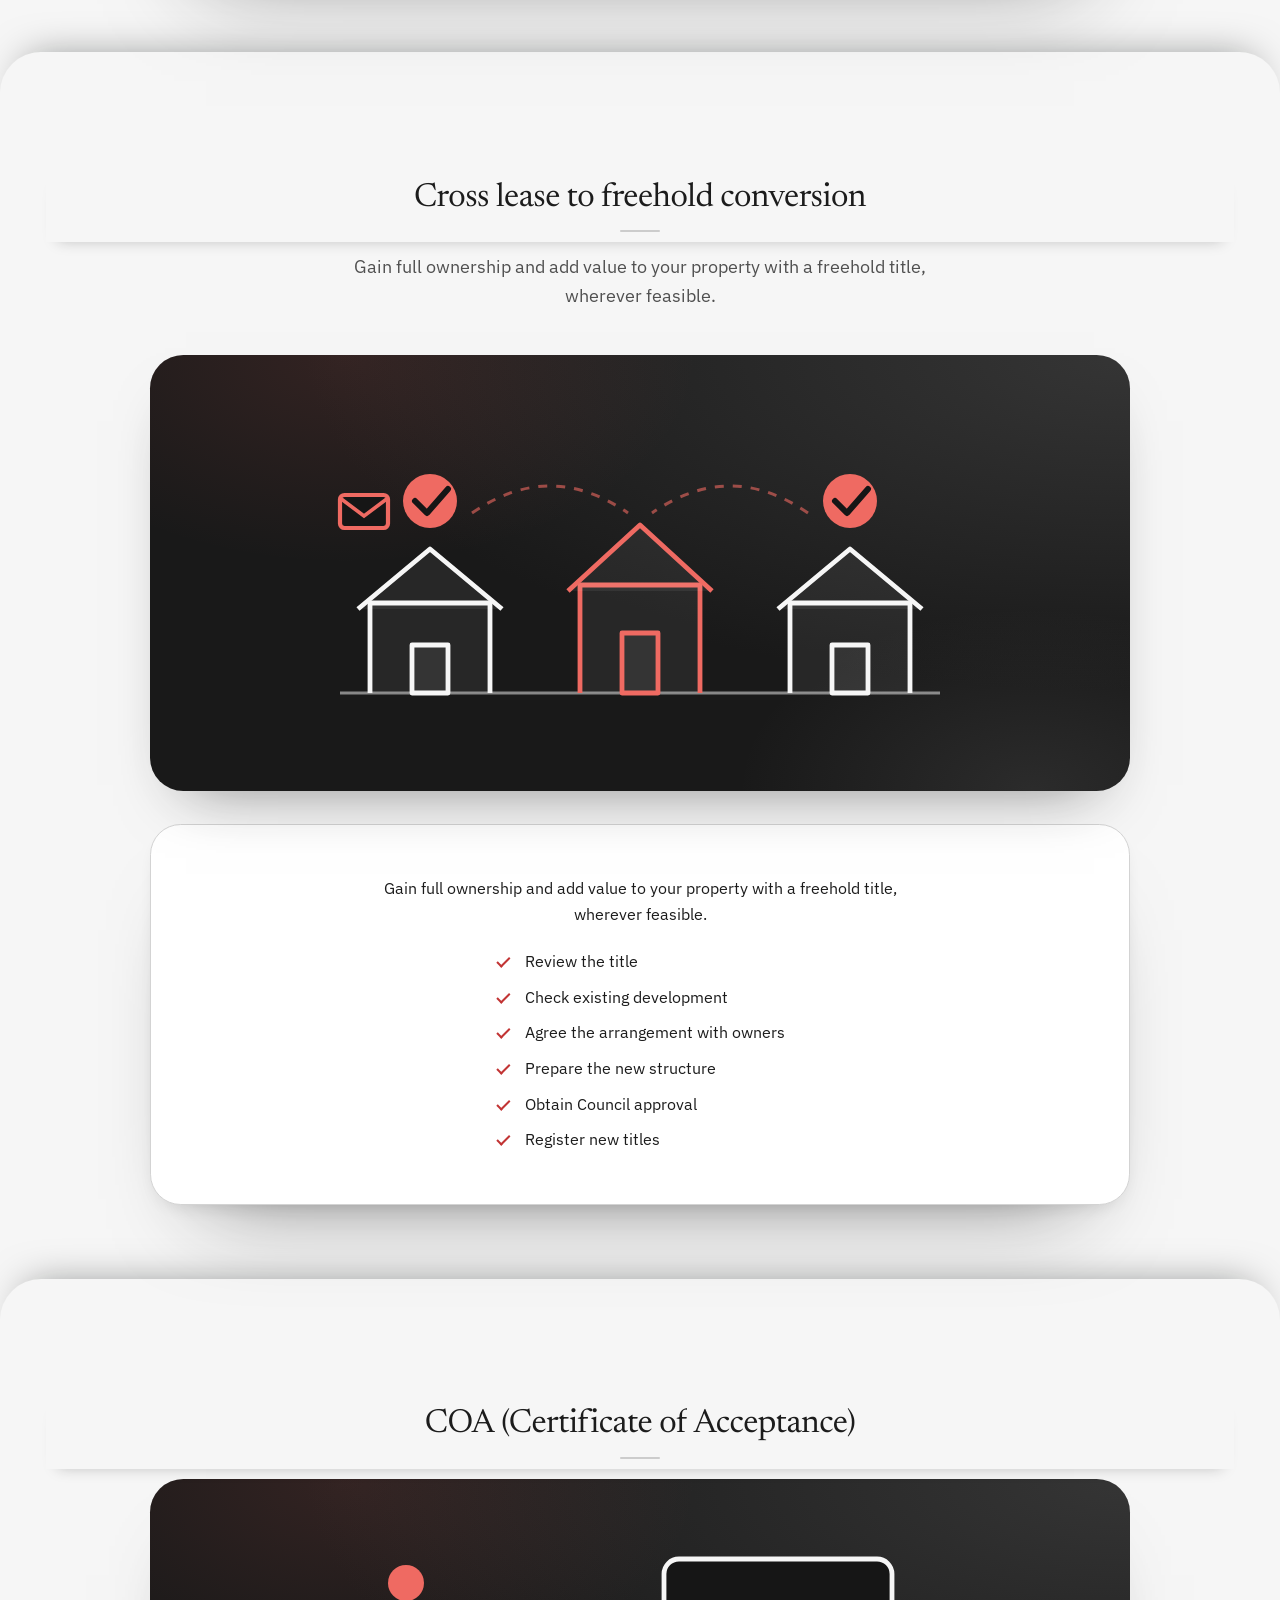
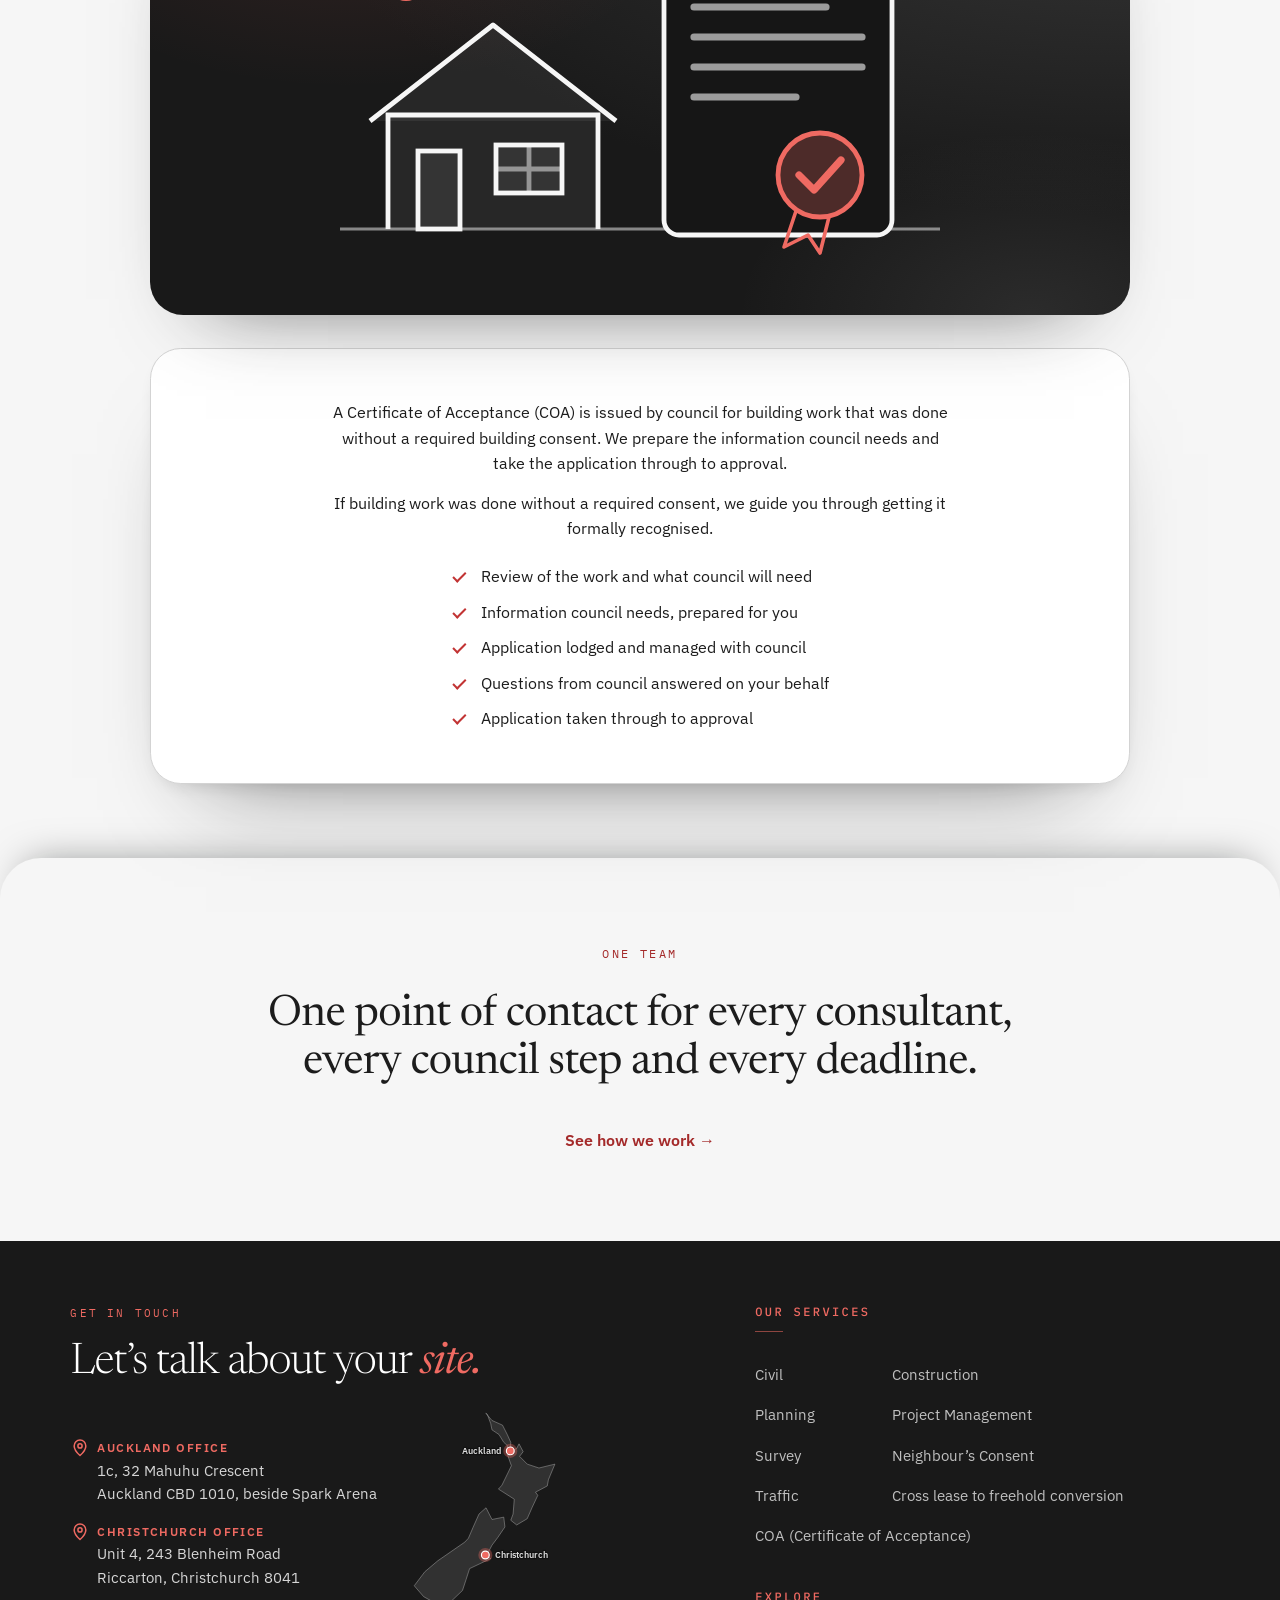
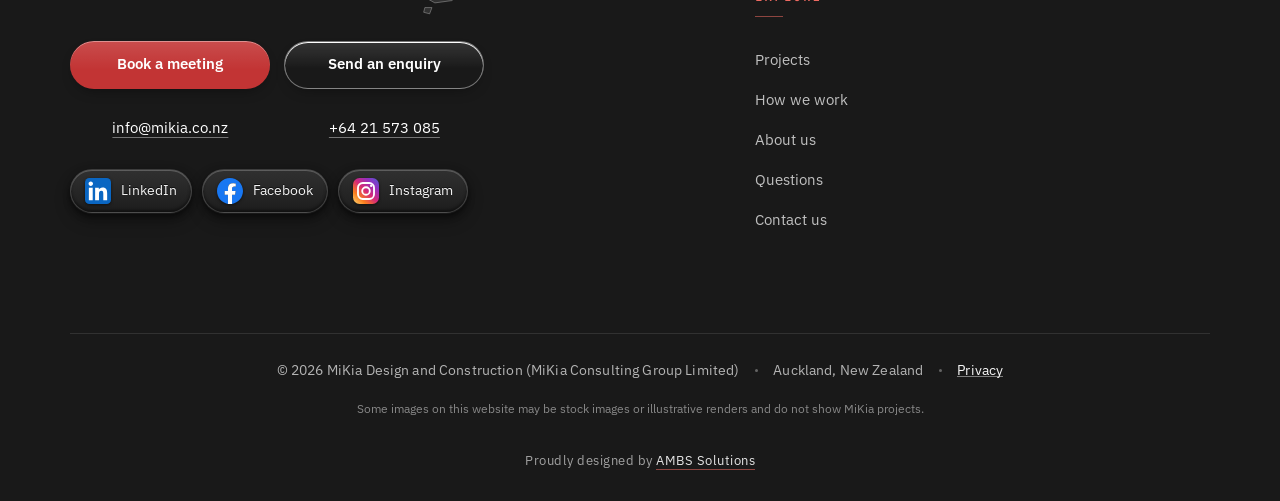
<file: services.html>
<!doctype html>
<html lang="en-NZ">
<head>
<meta charset="utf-8">
<meta name="viewport" content="width=device-width, initial-scale=1, viewport-fit=cover">
<title>Land Development Services Auckland | Civil, Planning, Survey | MiKia</title>
<meta name="description" content="Civil engineering, planning, survey, traffic, project management, construction, COA and neighbour consents for land development in Auckland, all from one accountable team.">
<link rel="canonical" href="https://www.mikia.co.nz/services">
<meta property="og:type" content="website"><meta property="og:site_name" content="MiKia Design and Construction"><meta property="og:title" content="Land Development Services Auckland | Civil, Planning, Survey | MiKia"><meta property="og:description" content="Civil engineering, planning, survey, traffic, project management, construction, COA and neighbour consents for land development in Auckland, all from one accountable team."><meta property="og:url" content="https://www.mikia.co.nz/services"><meta name="theme-color" content="#191919"><style>html{background:#121212}</style>
<meta property="og:image" content="https://www.mikia.co.nz/projects/stock-res-1-1600.jpg"><meta property="og:image:alt" content="New homes in Auckland, MiKia Design and Construction"><meta property="og:locale" content="en_NZ"><meta name="twitter:card" content="summary_large_image"><meta name="twitter:title" content="Land Development Services Auckland | Civil, Planning, Survey | MiKia"><meta name="twitter:description" content="Civil engineering, planning, survey, traffic, project management, construction, COA and neighbour consents for land development in Auckland, all from one accountable team."><meta name="twitter:image" content="https://www.mikia.co.nz/projects/stock-res-1-1600.jpg">
<script>(function(){var r=document.documentElement,w0=0,vh0=0;function vn(){var v=window.visualViewport?visualViewport.height:innerHeight;return Math.round(Math.min(v,innerHeight,r.clientHeight||innerHeight));}function sv(f){var h=vn();if(f||innerWidth!==w0||!vh0||h<vh0-4){w0=innerWidth;vh0=h;var w=innerWidth,z=w>=3600?1.9:w>=3000?1.6:w>=2400?1.3:w>=1900?1.1:1;r.style.setProperty('--appvh',(h/z)+'px');}}sv(true);addEventListener('resize',function(){sv(false);});if(window.visualViewport)visualViewport.addEventListener('resize',function(){sv(false);});addEventListener('load',function(){setTimeout(function(){sv(false);},150);setTimeout(function(){sv(false);},900);});addEventListener('orientationchange',function(){w0=0;vh0=0;setTimeout(function(){sv(true);},300);});if('IntersectionObserver' in window&&!matchMedia('(prefers-reduced-motion: reduce)').matches){r.classList.add('motion');setTimeout(function(){if(!window.__mr)r.classList.remove('motion')},4000)}})()</script>
<script>(function(){if(innerWidth>=901&&/(^|\/)(index\.html)?$/.test(location.pathname)){document.documentElement.classList.add('hw');setTimeout(function(){document.documentElement.classList.remove('hw');},3200);}})();</script>
<script>(function(){try{try{localStorage.removeItem('mk-theme');}catch(e){}var t=sessionStorage.getItem('mk-theme');if(t!=='dark'&&t!=='light')t=matchMedia('(prefers-color-scheme: dark)').matches?'dark':'light';document.documentElement.dataset.theme=t;}catch(e){}})();</script>
<link rel="icon" href="assets/favicon.svg" type="image/svg+xml">
<link rel="preload" href="assets/fonts/newsreader-normal-300-500-latin.woff2" as="font" type="font/woff2" crossorigin>
<link rel="preload" href="assets/fonts/ibm-plex-sans-latin.woff2" as="font" type="font/woff2" crossorigin>
<link rel="preload" href="assets/fonts/ibm-plex-mono-normal-400-latin.woff2" as="font" type="font/woff2" crossorigin>
<link rel="stylesheet" href="assets/css-services.css?v=bb77be6b">

<script type="application/ld+json">{"@context": "https://schema.org", "@type": "BreadcrumbList", "itemListElement": [{"@type": "ListItem", "position": 1, "name": "Home", "item": "https://www.mikia.co.nz/"}, {"@type": "ListItem", "position": 2, "name": "Land Development Services Auckland", "item": "https://www.mikia.co.nz/services"}]}</script>
</head>
<body>
<a class="skip" href="#main">Skip to content</a>
<header class="hero page-hero">
  <nav class="nav" aria-label="Main">
    <div class="wrap">
      <a href="index.html" class="logo" aria-label="MiKia Design and Construction, home"><img class="logo-img" src="assets/logo.webp" alt="MiKia Design and Construction" width="640" height="233"></a>
      <button class="menu-btn" aria-label="Open menu" aria-expanded="false" aria-controls="nav-links"><svg width="18" height="18" viewBox="0 0 24 24" fill="none" stroke="currentColor" stroke-width="2" stroke-linecap="round" aria-hidden="true"><path d="M4 8h16"/><path d="M4 16h16"/></svg></button>
      <div class="nav-links" id="nav-links"><a href="index.html">Home</a><a href="about.html">About us</a><div class="nav-dd"><a href="services.html" aria-current="page" aria-haspopup="true">Our services<svg class="dd-chev" width="10" height="10" viewBox="0 0 24 24" fill="none" stroke="currentColor" stroke-width="2.4" stroke-linecap="round" stroke-linejoin="round" aria-hidden="true"><path d="M6 9l6 6 6-6"/></svg></a><div class="dd-panel"><ul class="dd-cats"><li class="dd-cat"><a class="dd-cat-a" href="services.html#cat-civil">Civil<svg class="dd-chev dd-r" width="10" height="10" viewBox="0 0 24 24" fill="none" stroke="currentColor" stroke-width="2.4" stroke-linecap="round" stroke-linejoin="round" aria-hidden="true"><path d="M9 6l6 6-6 6"/></svg></a><ul class="dd-fly"><li><a href="services.html#detailed-feasibility-study">Detailed Feasibility Study</a></li><li><a href="services.html#three-waters">3W: Wastewater, Stormwater, Water</a></li><li><a href="services.html#earthworks-retaining-erosion">Earthwork, Retaining Wall, Erosion Sediment Control Plan</a></li><li><a href="services.html#flood-overland-flow-path">Flood and Overland Flow Path</a></li><li><a href="services.html#public-road">Public Road</a></li><li><a href="services.html#tank-mitigation-design">Tank Mitigation Design</a></li><li><a href="services.html#parking-driveway-manoeuvring">Parking, Driveway and Manoeuvring</a></li><li><a href="services.html#stormwater-design">Stormwater Design</a></li><li><a href="services.html#onsite-wastewater-treatment-design">Onsite Wastewater Treatment Design</a></li><li><a href="services.html#coastal-inundation">Coastal Inundation</a></li></ul></li><li class="dd-cat"><a class="dd-cat-a" href="services.html#cat-planning">Planning<svg class="dd-chev dd-r" width="10" height="10" viewBox="0 0 24 24" fill="none" stroke="currentColor" stroke-width="2.4" stroke-linecap="round" stroke-linejoin="round" aria-hidden="true"><path d="M9 6l6 6-6 6"/></svg></a><ul class="dd-fly"><li><a href="services.html#complimentary-online-meeting">Complimentary Online Meeting</a></li><li><a href="services.html#development-feasibility-report">Development Feasibility Report</a></li><li><a href="services.html#subdivision-assessment">Subdivision Assessment</a></li><li><a href="services.html#land-use-consent-assessment">Land Use Consent Assessment</a></li><li><a href="services.html#planning-boundary-adjustment">Boundary Adjustment</a></li><li><a href="services.html#special-character-zone">Special Character Zone</a></li></ul></li><li class="dd-cat"><a class="dd-cat-a" href="services.html#cat-survey">Survey<svg class="dd-chev dd-r" width="10" height="10" viewBox="0 0 24 24" fill="none" stroke="currentColor" stroke-width="2.4" stroke-linecap="round" stroke-linejoin="round" aria-hidden="true"><path d="M9 6l6 6-6 6"/></svg></a><ul class="dd-fly"><li><a href="services.html#topo-survey">Topo</a></li><li><a href="services.html#section-223">223</a></li><li><a href="services.html#faulty-title">Faulty Title</a></li><li><a href="services.html#survey-boundary-adjustment">Boundary Adjustment</a></li></ul></li><li class="dd-cat"><a class="dd-cat-a" href="services.html#cat-traffic">Traffic<svg class="dd-chev dd-r" width="10" height="10" viewBox="0 0 24 24" fill="none" stroke="currentColor" stroke-width="2.4" stroke-linecap="round" stroke-linejoin="round" aria-hidden="true"><path d="M9 6l6 6-6 6"/></svg></a><ul class="dd-fly"><li><a href="services.html#traffic-report">Traffic Report</a></li><li><a href="services.html#pc79">PC79</a></li></ul></li><li class="dd-cat"><a class="dd-cat-a" href="services.html#cat-construction">Construction</a></li><li class="dd-cat"><a class="dd-cat-a" href="services.html#cat-project-management">Project Management<svg class="dd-chev dd-r" width="10" height="10" viewBox="0 0 24 24" fill="none" stroke="currentColor" stroke-width="2.4" stroke-linecap="round" stroke-linejoin="round" aria-hidden="true"><path d="M9 6l6 6-6 6"/></svg></a><ul class="dd-fly"><li><a href="services.html#complete-subdivision-design">Complete Subdivision Design (RC, BC, EPA)</a></li><li><a href="services.html#construction-management">Construction Management</a></li><li><a href="services.html#stakeholder-consultation-management">Stakeholder Consultation Management</a></li><li><a href="services.html#contract-management">Contract Management</a></li><li><a href="services.html#tender-design-management">Tender Design Management</a></li><li><a href="services.html#engineers-representation-service">Engineer’s Representation Service</a></li></ul></li><li class="dd-cat"><a class="dd-cat-a" href="services.html#cat-neighbour-consent">Neighbour’s Consent</a></li><li class="dd-cat"><a class="dd-cat-a" href="services.html#cat-cross-lease-to-freehold">Cross lease to freehold conversion</a></li><li class="dd-cat"><a class="dd-cat-a" href="services.html#cat-coa">COA (Certificate of Acceptance)</a></li></ul></div></div><a href="projects.html">Projects</a><a href="how-we-work.html">How we work</a><a href="faq.html">Questions</a><a href="contact.html">Contact us</a><a class="nav-cta" href="https://calendar.app.google/9QHRDQMFsCRGiAt19" target="_blank" rel="noopener">Book a meeting</a></div>
    </div>
  </nav>
  <div class="wrap page-head">
    
    <h1>Our services</h1>
    <p class="hero-lede">Civil, planning, survey, traffic, project management and more, all under one roof so nothing falls between consultants. Choose a service to read the details.</p><nav class="svc-jump" aria-label="Jump to a service area"><a href="#cat-civil">Civil</a><a href="#cat-planning">Planning</a><a href="#cat-survey">Survey</a><a href="#cat-traffic">Traffic</a><a href="#cat-construction">Construction</a><a href="#cat-project-management">Project Management</a><a href="#cat-neighbour-consent">Neighbour’s Consent</a><a href="#cat-cross-lease-to-freehold">Cross lease to freehold conversion</a><a href="#cat-coa">COA (Certificate of Acceptance)</a></nav>
  </div>
</header>

<main id="main"><section class="block svc-cat" id="cat-civil" data-name="Civil"><div class="wrap"><div class="svc-cat-head"><div><h2>Civil</h2><p class="lede">Three waters, earthworks, stormwater, flood and on-site wastewater design for residential and commercial sites. Choose a service below to see what is included and how we approach it.</p></div></div><div class="svc-scene" aria-hidden="true"><svg class="ill" viewBox="0 0 200 120" fill="none" aria-hidden="true" focusable="false">
<path d="M0 70H200" stroke="currentColor" stroke-opacity=".55"/>
<path d="M0 70V120H200V70" fill="currentColor" fill-opacity=".07"/>
<g stroke="currentColor" stroke-opacity=".25"><path d="M10 82l8 6M30 94l8 6M52 80l8 6M150 90l8 6M176 82l8 6M20 108l8 6"/></g>
<path d="M66 70V104H128V70" fill="#161616" stroke="currentColor" stroke-opacity=".6"/>
<rect x="60" y="94" width="76" height="9" rx="4.5" fill="var(--ia)" fill-opacity=".35" stroke="var(--ia)" stroke-width="1.4"/>
<path class="dash-flow" d="M62 98.5H134" stroke="currentColor" stroke-opacity=".85" stroke-width="1.4" stroke-dasharray="4 5"/>
<path d="M100 70V94" stroke="currentColor" stroke-opacity=".6" stroke-width="5" stroke-linecap="round"/><rect x="94" y="66" width="12" height="4" rx="1.5" fill="currentColor" fill-opacity=".7"/>
<g stroke="currentColor" stroke-opacity=".7" fill="currentColor" fill-opacity=".12"><rect x="150" y="56" width="14" height="14"/><rect x="164" y="56" width="14" height="14"/><rect x="157" y="42" width="14" height="14"/><rect x="171" y="42" width="14" height="14"/><rect x="164" y="28" width="14" height="14"/><rect x="178" y="28" width="14" height="14"/></g>
<g><rect x="12" y="58" width="34" height="8" rx="4" fill="currentColor" fill-opacity=".75"/><rect x="18" y="46" width="18" height="12" rx="2" fill="var(--ia)" fill-opacity=".85"/><path d="M22 49h8v6h-8z" fill="#161616" fill-opacity=".7"/>
<g class="sway2" style="transform-origin:34px 50px"><path d="M34 50L52 30L70 56" stroke="var(--ia)" stroke-width="3" stroke-linecap="round" stroke-linejoin="round"/><path d="M66 54l10 2-3 10z" fill="currentColor" fill-opacity=".8"/></g></g>
<g fill="var(--ia)"><circle class="drop" style="--d:0s" cx="82" cy="78" r="1.8"/><circle class="drop" style="--d:.9s" cx="112" cy="80" r="1.6"/></g>
<circle class="pulse-op" cx="176" cy="14" r="7" fill="var(--ia)" fill-opacity=".9"/></svg></div><div class="sa-list"><article class="sa" id="detailed-feasibility-study"><button class="sa-h" type="button" aria-expanded="false" aria-controls="sap-detailed-feasibility-study"><span class="sa-t">Detailed Feasibility Study</span><i aria-hidden="true"></i></button><div class="sa-p" id="sap-detailed-feasibility-study" role="region" aria-label="Detailed Feasibility Study"><div class="sa-in"><div class="sa-body"><div class="sv-intro"><p>A detailed feasibility study shows what your site can become before you commit to it. We review the planning rules, ground levels, access and the capacity of water, wastewater and stormwater services, then report the opportunities, constraints and sensible next steps.</p></div><div class="sv-blocks"><article class="sv-b sv-wide"><h4 role="heading" aria-level="3">What is covered</h4><ul class="ticks"><li>Planning rules and zoning</li><li>Ground levels and site constraints</li><li>Access to the site</li><li>Capacity of water, wastewater and stormwater services</li></ul></article><article class="sv-b"><h4 role="heading" aria-level="3">What you receive</h4><p>A clear report setting out the opportunities, the constraints and the sensible next steps, so you know where you stand before spending more.</p></article></div></div></div></div></article><article class="sa" id="three-waters"><button class="sa-h" type="button" aria-expanded="false" aria-controls="sap-three-waters"><span class="sa-t">3W: Wastewater, Stormwater, Water</span><i aria-hidden="true"></i></button><div class="sa-p" id="sap-three-waters" role="region" aria-label="3W: Wastewater, Stormwater, Water"><div class="sa-in"><div class="sa-body"><h3 class="sv-sub">Tailored Three Waters Solutions for Your Development</h3><div class="sv-intro"><p>Water infrastructure is a critical part of any successful property development. From water supply and wastewater to stormwater management, getting the right solution early can help avoid costly delays, redesigns and approval issues later.</p><p>At MIKIA Design and Construction Group, we provide practical and efficient Three Waters solutions for residential developments, subdivisions and existing property redevelopments. We assess existing infrastructure, identify capacity and connection requirements, and develop solutions tailored to the site, proposed development and relevant council requirements.</p></div><span class="eyebrow">What we do</span><div class="sv-blocks"><article class="sv-b"><h4 role="heading" aria-level="3">Wastewater &amp; Stormwater Capacity Assessment</h4><p>We assess existing wastewater and stormwater networks to understand whether they have sufficient capacity to support your proposed development. Where upgrades or extensions are required, we help identify practical solutions to manage additional flows and meet project requirements.</p></article><article class="sv-b"><h4 role="heading" aria-level="3">Water Supply Assessment</h4><p>We assess existing water supply infrastructure, including connection requirements, flow and pressure considerations, to determine whether the available network can support your development. This helps ensure a reliable water supply for both residential and commercial projects.</p></article><article class="sv-b"><h4 role="heading" aria-level="3">Three Waters Network Design</h4><p>Our team can design wastewater, stormwater and water supply systems for new developments and infrastructure upgrades. We consider the existing site conditions, proposed development and council requirements to create practical, efficient and future-ready solutions.</p></article><article class="sv-b"><h4 role="heading" aria-level="3">From Assessment to Delivery</h4><p>We take a coordinated approach to Three Waters, working alongside our design, engineering and construction teams to help identify infrastructure requirements early and incorporate them into the wider project.</p></article></div><p class="sv-closing">Plan it right. Design it right. Build it right.</p></div></div></div></article><article class="sa" id="earthworks-retaining-erosion"><button class="sa-h" type="button" aria-expanded="false" aria-controls="sap-earthworks-retaining-erosion"><span class="sa-t">Earthwork, Retaining Wall, Erosion Sediment Control Plan</span><i aria-hidden="true"></i></button><div class="sa-p" id="sap-earthworks-retaining-erosion" role="region" aria-label="Earthwork, Retaining Wall, Erosion Sediment Control Plan"><div class="sa-in"><div class="sa-body"><h3 class="sv-sub">Earthworks, Retaining Walls &amp; Erosion and Sediment Control</h3><div class="sv-intro"><p>Effective earthworks are fundamental to preparing a site for development. Whether you are building a new home, developing a subdivision or redeveloping an existing property, careful planning of ground levels, cut and fill, retaining structures and stormwater management can have a significant impact on the success of your project.</p><p>At MIKIA Design and Construction Group, we provide practical earthworks and site development solutions that consider the existing terrain, proposed development, drainage requirements and relevant council requirements. Our approach helps create safe, functional and construction-ready sites while managing the effects of land disturbance.</p></div><div class="sv-blocks"><article class="sv-b"><h4 role="heading" aria-level="3">Earthworks Design &amp; Cut and Fill Analysis</h4><p>We assess existing and proposed ground levels to determine the most effective approach to shaping the site. Cut and fill analysis helps optimise earth movement, minimise unnecessary material import or disposal, and establish suitable levels for buildings, driveways, roads and other site infrastructure.</p></article><article class="sv-b"><h4 role="heading" aria-level="3">Retaining Wall Design</h4><p>Where changes in ground levels require retaining structures, we assess the site conditions and proposed levels to determine appropriate retaining solutions. Retaining wall design considers factors such as ground conditions, loading, drainage, stability and surrounding structures. Where required, engineering input is incorporated to support safe and compliant design.</p></article><article class="sv-b"><h4 role="heading" aria-level="3">Erosion &amp; Sediment Control</h4><p>Earthworks can expose soil to rainfall and runoff, increasing the risk of erosion and sediment entering neighbouring properties, drainage systems and waterways. We develop erosion and sediment control measures appropriate to the scale and nature of the earthworks, helping minimise these effects and meet relevant requirements. Auckland Council's GD05 provides technical guidance for erosion and sediment control associated with land-disturbing activities in the Auckland region.</p></article><article class="sv-b"><h4 role="heading" aria-level="3">Finished Ground Level Design</h4><p>We establish proposed finished ground levels to support effective site drainage, building platforms, access and surrounding infrastructure. Careful level design helps ensure the completed site functions as intended and integrates with the wider development.</p></article><article class="sv-b"><h4 role="heading" aria-level="3">Earthworks Management &amp; Documentation</h4><p>We prepare the plans and technical documentation required to support earthworks and development projects, including earthworks layouts, levels, cut and fill information and erosion and sediment control measures.</p></article><article class="sv-b"><h4 role="heading" aria-level="3">Practical Solutions from Design to Construction</h4><p>Our integrated design and construction experience allows us to consider not only how earthworks are designed, but also how they will be constructed. By addressing ground levels, retaining, drainage and erosion control together, we help identify potential issues early and deliver practical solutions for your project.</p></article></div></div></div></div></article><article class="sa" id="flood-overland-flow-path"><button class="sa-h" type="button" aria-expanded="false" aria-controls="sap-flood-overland-flow-path"><span class="sa-t">Flood and Overland Flow Path</span><i aria-hidden="true"></i></button><div class="sa-p" id="sap-flood-overland-flow-path" role="region" aria-label="Flood and Overland Flow Path"><div class="sa-in"><div class="sa-body"><h3 class="sv-sub">Flood &amp; Overland Flow Path Assessments</h3><div class="sv-intro"><p>Flooding and overland flow paths can have a significant impact on the development potential, design and consenting of a property. Identifying these constraints early allows you to make informed decisions about site layout, building locations, finished floor levels, drainage and flood mitigation.</p><p>At MIKIA Design and Construction Group, we assess flood hazards and overland flow paths for residential developments, subdivisions and property upgrades. We review available flood information, site conditions and proposed development to understand potential risks and develop practical solutions that meet project and council requirements.</p></div><div class="sv-blocks"><article class="sv-b"><h4 role="heading" aria-level="3">Understanding Flood Risk</h4><p>Council flood maps provide an important starting point, but mapped flood hazards and overland flow paths may require further site-specific assessment when development is proposed. Overland flow paths provide a route for stormwater when rainfall exceeds the capacity of the piped network, so maintaining safe and effective flow is an important consideration in development. A detailed assessment can help determine how floodwater may affect the site and surrounding properties and whether changes to the proposed development, drainage or ground levels are required.</p></article><article class="sv-b sv-wide"><h4 role="heading" aria-level="3">Our Flood &amp; Overland Flow Path Services</h4><ul class="ticks"><li>Flood hazard and overland flow path assessments</li><li>Site and catchment analysis</li><li>Flood level and flow assessment</li><li>Stormwater and flood modelling</li><li>Assessment of proposed building and development locations</li><li>Finished floor level and freeboard considerations</li><li>Assessment of the effects of development on overland flow paths</li><li>Flood mitigation and drainage solutions</li><li>Culvert, driveway and stormwater infrastructure assessments</li><li>Technical reports to support resource consent and development applications</li></ul></article><article class="sv-b"><h4 role="heading" aria-level="3">Plan With Confidence</h4><p>Understanding flood risk before design and construction can help avoid costly changes later. Our approach is to identify potential constraints early, assess their impact on your development and work towards practical solutions that manage flood risk while supporting your development objectives.</p></article></div></div></div></div></article><article class="sa" id="public-road"><button class="sa-h" type="button" aria-expanded="false" aria-controls="sap-public-road"><span class="sa-t">Public Road</span><i aria-hidden="true"></i></button><div class="sa-p" id="sap-public-road" role="region" aria-label="Public Road"><div class="sa-in"><div class="sa-body"><div class="sv-intro"><p>We design new public roads and vehicle access for subdivisions and developments to the requirements of the relevant council. That covers road layout, widths, gradients, drainage, footpaths and connections to the existing network, with drawings ready for approval.</p></div><div class="sv-blocks"><article class="sv-b sv-wide"><h4 role="heading" aria-level="3">What is included</h4><ul class="ticks"><li>Road layout and widths</li><li>Gradients and drainage</li><li>Footpaths and connections to the existing network</li><li>Drawings prepared for council approval</li></ul></article><article class="sv-b"><h4 role="heading" aria-level="3">Why it matters</h4><p>Roads and access shape how a subdivision works and what council will accept. Getting them right early avoids redesign later.</p></article></div></div></div></div></article><article class="sa" id="tank-mitigation-design"><button class="sa-h" type="button" aria-expanded="false" aria-controls="sap-tank-mitigation-design"><span class="sa-t">Tank Mitigation Design</span><i aria-hidden="true"></i></button><div class="sa-p" id="sap-tank-mitigation-design" role="region" aria-label="Tank Mitigation Design"><div class="sa-in"><div class="sa-body"><h3 class="sv-sub">Stormwater Mitigation Tank Design</h3><div class="sv-intro"><p>Development can increase the amount of impervious surface on a property, changing how quickly rainwater runs off the site. Where stormwater mitigation is required, a properly designed tank can help manage runoff by storing stormwater and controlling its release into the drainage network.</p><p>At MIKIA Design and Construction Group, we design practical stormwater tank solutions for residential developments, subdivisions and property upgrades. We assess the site's existing conditions, impervious areas, stormwater requirements and available discharge options to determine an appropriate mitigation solution.</p></div><div class="sv-blocks"><article class="sv-b"><h4 role="heading" aria-level="3">Stormwater Retention &amp; Detention</h4><p>Depending on the project requirements, tanks can be designed to retain rainwater for reuse, detain stormwater temporarily, or combine both functions in a dual-purpose system. Detention tanks temporarily store runoff and release it at a controlled rate, helping reduce the impact of increased runoff on downstream infrastructure.</p></article><article class="sv-b"><h4 role="heading" aria-level="3">Tank Sizing &amp; Mitigation Calculations</h4><p>We determine the required storage volume based on the site's characteristics, proposed impervious areas, rainfall and applicable stormwater mitigation requirements. Auckland Council's guidance provides methods for calculating retention and detention volumes and designing suitable stormwater management devices.</p></article><article class="sv-b"><h4 role="heading" aria-level="3">Site-Specific Design</h4><p>Every property has different site conditions and stormwater constraints. We consider roof areas, hardstand areas, existing drainage infrastructure, discharge points, site levels and available space when developing the tank solution.</p></article><article class="sv-b"><h4 role="heading" aria-level="3">Connection &amp; Discharge Design</h4><p>A mitigation tank needs to work as part of the wider stormwater system. We consider the proposed outlet, controlled discharge rate, overflow arrangements and connection to the existing stormwater network to provide a practical and functional solution.</p></article><article class="sv-b"><h4 role="heading" aria-level="3">Consent &amp; Documentation</h4><p>Where required, we prepare the design information and supporting documentation for building consent, resource consent and other relevant approvals. Auckland Council notes that detention and retention tanks are drainage work and may require building consent, depending on the proposed system and use.</p></article><article class="sv-b"><h4 role="heading" aria-level="3">Practical Stormwater Solutions</h4><p>Our approach is to integrate stormwater mitigation with the wider site design, helping manage runoff while making efficient use of the available space. From assessment and calculations through to design and documentation, we provide a coordinated solution suited to your development.</p></article></div></div></div></div></article><article class="sa" id="parking-driveway-manoeuvring"><button class="sa-h" type="button" aria-expanded="false" aria-controls="sap-parking-driveway-manoeuvring"><span class="sa-t">Parking, Driveway and Manoeuvring</span><i aria-hidden="true"></i></button><div class="sa-p" id="sap-parking-driveway-manoeuvring" role="region" aria-label="Parking, Driveway and Manoeuvring"><div class="sa-in"><div class="sa-body"><div class="sv-intro"><p>A well-designed parking and access layout is essential for the safe and efficient use of any development. From a new home or minor dwelling to a multi-unit development or subdivision, the location of parking spaces, driveway gradients, vehicle access and manoeuvring areas needs to work together with the overall site design.</p><p>At MIKIA Design and Construction Group, we provide practical parking, driveway and vehicle manoeuvring solutions for residential and property development projects. We consider site constraints, vehicle movements, access requirements and applicable council standards to develop layouts that are functional, safe and suitable for the proposed development.</p></div><div class="sv-blocks"><article class="sv-b"><h4 role="heading" aria-level="3">Parking Layout Design</h4><p>We design parking layouts that make efficient use of available space while providing appropriate access to and from each parking space. Our designs consider parking dimensions, site constraints, pedestrian movement and the requirements applicable to the development.</p></article><article class="sv-b"><h4 role="heading" aria-level="3">Driveway &amp; Vehicle Access Design</h4><p>We design vehicle access and driveways to provide safe and practical connections between the property and the road network. We consider driveway location, width, gradients, visibility and the relationship with existing footpaths, vehicle crossings and surrounding properties.</p></article><article class="sv-b"><h4 role="heading" aria-level="3">Vehicle Manoeuvring &amp; Tracking</h4><p>Adequate manoeuvring space is critical, particularly on compact sites and multi-unit developments. We use vehicle tracking to assess how vehicles enter, turn, park and exit the site, helping ensure the proposed layout can accommodate the intended vehicle movements without unnecessary or unsafe manoeuvring. Auckland transport provisions include requirements and guidance around vehicle tracking, access and manoeuvring areas.</p></article><article class="sv-b"><h4 role="heading" aria-level="3">Parking &amp; Access for Developments</h4><p>For subdivisions, multi-unit developments and property intensification projects, we integrate parking and access requirements into the wider site layout. This helps coordinate vehicle access with buildings, pedestrian paths, landscaping, stormwater infrastructure and other site elements.</p></article><article class="sv-b"><h4 role="heading" aria-level="3">Driveway Gradients &amp; Site Levels</h4><p>On sloping sites, driveway gradients and changes in ground levels can significantly affect vehicle access. We assess proposed levels and gradients to develop practical access solutions that work with the existing terrain and overall site design.</p></article><article class="sv-b"><h4 role="heading" aria-level="3">Practical, Site-Specific Solutions</h4><p>Every property presents different challenges. Our approach is to understand the site and proposed development first, then develop a parking and access solution that makes efficient use of the available space while addressing safety, functionality and relevant requirements.</p></article></div><p class="sv-closing">From parking layout to vehicle access and manoeuvring, we help create development sites that work in practice, not just on paper.</p></div></div></div></article><article class="sa" id="stormwater-design"><button class="sa-h" type="button" aria-expanded="false" aria-controls="sap-stormwater-design"><span class="sa-t">Stormwater Design</span><i aria-hidden="true"></i></button><div class="sa-p" id="sap-stormwater-design" role="region" aria-label="Stormwater Design"><div class="sa-in"><div class="sa-body"><div class="sv-intro"><p>Effective stormwater management is an important part of any successful development. As sites become more developed and impervious areas increase, the volume and rate of stormwater runoff can also increase, placing additional pressure on existing drainage networks and receiving environments.</p><p>At MIKIA Design and Construction Group, we provide practical stormwater design solutions for residential developments, subdivisions and commercial projects. We assess the site's existing conditions, proposed development, catchment characteristics and discharge requirements to develop stormwater systems that manage runoff effectively and meet relevant council requirements.</p></div><div class="sv-blocks"><article class="sv-b"><h4 role="heading" aria-level="3">Stormwater Conveyance Design</h4><p>We design stormwater conveyance systems to safely collect and direct runoff from roofs, driveways, roads and other impervious areas. Solutions may include piped networks, channels, swales, culverts and other drainage infrastructure, depending on the site and project requirements.</p></article><article class="sv-b"><h4 role="heading" aria-level="3">Stormwater Quantity Management</h4><p>Development can change both the volume and rate of stormwater runoff. We design retention and detention solutions to help manage these changes and control stormwater discharge. Depending on the site, solutions may include detention tanks, retention systems and other stormwater management devices.</p></article><article class="sv-b"><h4 role="heading" aria-level="3">Stormwater Quality Treatment</h4><p>Stormwater can carry sediment, metals, hydrocarbons and other contaminants from developed surfaces into the receiving environment. We design treatment solutions to reduce these contaminants before stormwater is discharged, with the treatment approach selected according to the site, catchment and receiving environment.</p></article><article class="sv-b"><h4 role="heading" aria-level="3">Rain Garden Design</h4><p>Rain gardens are a practical water-sensitive design solution that can help treat and manage stormwater close to where runoff is generated. They use specially selected soils and vegetation to filter and treat stormwater while also providing an attractive landscape feature. We can incorporate rain gardens and other bioretention systems into residential and development projects where they provide an appropriate stormwater management solution. Auckland Council's stormwater guidance identifies rain gardens and bioretention devices as options for stormwater treatment and hydrological management.</p></article><article class="sv-b"><h4 role="heading" aria-level="3">Wetland Design</h4><p>Constructed wetlands can provide both stormwater treatment and flow management while creating additional ecological and landscape benefits. They can be particularly useful for larger developments where sufficient land is available for a treatment and detention system. We consider factors such as catchment area, inflows, water quality requirements, storage, vegetation, maintenance and discharge conditions when developing wetland-based stormwater solutions. Auckland Council recognises constructed wetlands as a stormwater treatment option within a water-sensitive design approach.</p></article><article class="sv-b"><h4 role="heading" aria-level="3">Integrated Stormwater Solutions</h4><p>We look at stormwater as part of the overall site design rather than as a standalone drainage system. Our solutions can integrate pipes, overland flow paths, tanks, rain gardens, wetlands, swales and other devices to manage stormwater quantity and quality while working with the site's natural characteristics.</p></article><article class="sv-b"><h4 role="heading" aria-level="3">Practical Stormwater Design from Assessment to Delivery</h4><p>From initial assessment and calculations through to detailed design and documentation, we provide coordinated stormwater solutions that consider the development, the existing network and the receiving environment.</p></article></div><p class="sv-closing">Our goal is simple: manage stormwater effectively, protect the surrounding environment and create practical solutions that work for your development.</p></div></div></div></article><article class="sa" id="onsite-wastewater-treatment-design"><button class="sa-h" type="button" aria-expanded="false" aria-controls="sap-onsite-wastewater-treatment-design"><span class="sa-t">Onsite Wastewater Treatment Design</span><i aria-hidden="true"></i></button><div class="sa-p" id="sap-onsite-wastewater-treatment-design" role="region" aria-label="Onsite Wastewater Treatment Design"><div class="sa-in"><div class="sa-body"><h3 class="sv-sub">On-Site Wastewater Treatment Design</h3><div class="sv-intro"><p>Where a property is not connected to a reticulated wastewater network, an appropriately designed on-site wastewater treatment and disposal system is essential for the safe and effective management of wastewater. The right solution needs to consider the site, soil conditions, expected wastewater flows, treatment requirements and available land for disposal.</p><p>At MIKIA Design and Construction Group, we provide site-specific on-site wastewater solutions for residential developments, subdivisions and properties without access to a public wastewater network. We assess the site constraints and proposed development to determine a practical treatment and land application solution that meets applicable requirements.</p></div><div class="sv-blocks"><article class="sv-b"><h4 role="heading" aria-level="3">Site &amp; Soil Assessment</h4><p>The suitability of an on-site wastewater system depends heavily on the characteristics of the property. We assess factors such as site topography, soil conditions, available land area, groundwater, surface water, setbacks and proximity to neighbouring properties to determine the site's capacity for wastewater treatment and disposal. Auckland Council's guidance identifies site assessment as a key first step in determining the appropriate system and disposal method.</p></article><article class="sv-b"><h4 role="heading" aria-level="3">Wastewater Flow &amp; System Sizing</h4><p>We assess the proposed occupancy and expected wastewater generation to establish an appropriate design flow. This provides the basis for selecting the treatment capacity and sizing the disposal system to accommodate expected peak flows.</p></article><article class="sv-b"><h4 role="heading" aria-level="3">Treatment System Design</h4><p>We help determine an appropriate level of wastewater treatment based on the site, proposed use and applicable requirements. Depending on the project, solutions may include primary, secondary or tertiary treatment systems. The treatment process is selected to achieve the required effluent quality before wastewater is discharged to the land application area.</p></article><article class="sv-b"><h4 role="heading" aria-level="3">Land Application &amp; Disposal Design</h4><p>Treated wastewater needs to be safely dispersed within a suitable land application area. We design the disposal system based on soil characteristics, hydraulic loading, available area and site constraints. Where required, we also allow for a suitable reserve disposal area for future use. Auckland Council's rules specifically consider the design and performance of the land disposal system, application rate and provision of reserve land.</p></article><article class="sv-b"><h4 role="heading" aria-level="3">Effluent Quality &amp; Environmental Protection</h4><p>Our designs consider the potential effects of wastewater discharge on groundwater, surface water, neighbouring properties and the surrounding environment. Appropriate treatment and disposal methods help reduce the risk of contamination and support the long-term performance of the system.</p></article><article class="sv-b"><h4 role="heading" aria-level="3">Consenting &amp; Technical Documentation</h4><p>Where approval is required, we prepare the technical information needed to support building and resource consent applications. The applicable consent pathway depends on the proposed system, site conditions, discharge characteristics and relevant planning requirements.</p></article><article class="sv-b"><h4 role="heading" aria-level="3">Practical, Site-Specific Solutions</h4><p>Every property presents different challenges. Our approach is to assess the site first, understand the proposed development and then develop an on-site wastewater solution that is practical, appropriately designed and suited to the site's long-term requirements.</p></article></div><p class="sv-closing">From site assessment and system selection through to disposal design and consenting, we provide a coordinated approach to on-site wastewater management.</p></div></div></div></article><article class="sa" id="coastal-inundation"><button class="sa-h" type="button" aria-expanded="false" aria-controls="sap-coastal-inundation"><span class="sa-t">Coastal Inundation</span><i aria-hidden="true"></i></button><div class="sa-p" id="sap-coastal-inundation" role="region" aria-label="Coastal Inundation"><div class="sa-in"><div class="sa-body"><div class="sv-intro"><p>For sites near the coast, we assess the risk of sea-level rise and storm-surge flooding. The results help set floor levels and site layout, and support resource and building consent applications.</p></div><div class="sv-blocks"><article class="sv-b sv-wide"><h4 role="heading" aria-level="3">What we assess</h4><ul class="ticks"><li>Sea-level rise</li><li>Storm-surge flooding</li><li>Effect on floor levels and site layout</li></ul></article><article class="sv-b"><h4 role="heading" aria-level="3">How it helps</h4><p>The assessment supports your resource and building consent applications and gives you confidence in the levels you design to.</p></article></div></div></div></div></article></div></div></section><section class="block svc-cat" id="cat-planning" data-name="Planning"><div class="wrap"><div class="svc-cat-head"><div><h2>Planning</h2><p class="lede">Feasibility, subdivision and consent assessments for land development. We work out what your site can become, then guide it through the planning steps with council.</p></div></div><div class="svc-scene" aria-hidden="true"><svg class="ill" viewBox="0 0 200 120" fill="none" aria-hidden="true" focusable="false">
<rect x="6" y="6" width="188" height="108" rx="6" stroke="currentColor" stroke-opacity=".35"/>
<path d="M6 60H194" stroke="currentColor" stroke-opacity=".5" stroke-width="10"/><path class="dash-flow slow" d="M6 60H194" stroke="currentColor" stroke-opacity=".9" stroke-dasharray="6 6"/>
<g stroke="currentColor" stroke-opacity=".55" fill="currentColor" fill-opacity=".05">
<rect x="14" y="14" width="42" height="36"/><rect x="60" y="14" width="42" height="36"/><rect x="106" y="14" width="42" height="36"/><rect x="152" y="14" width="34" height="36"/>
<rect x="14" y="70" width="34" height="36"/><rect x="52" y="70" width="48" height="36"/><rect x="104" y="70" width="42" height="36"/><rect x="150" y="70" width="36" height="36"/></g>
<g fill="currentColor" fill-opacity=".45"><path d="M24 36l9-9 9 9z"/><path d="M70 36l9-9 9 9z"/><path d="M162 36l8-8 8 8z"/><path d="M62 94l11-9 11 9z"/><path d="M158 94l10-8 10 8z"/></g>
<rect class="pulse-op" x="106" y="14" width="42" height="36" fill="var(--ia)" fill-opacity=".45" stroke="var(--ia)" stroke-width="1.8" stroke-dasharray="4 3"/>
<g class="pop-loop" style="transform-origin:127px 32px"><circle cx="127" cy="32" r="9" fill="var(--ia)"/><path d="M122 32l4 4 7-8" stroke="#161616" stroke-width="2" stroke-linecap="round" stroke-linejoin="round"/></g>
<g fill="currentColor" fill-opacity=".5"><circle cx="46" cy="100" r="3"/><circle cx="120" cy="106" r="3"/><circle cx="188" cy="62" r="3" fill-opacity="0"/></g></svg></div><div class="sa-list"><article class="sa" id="complimentary-online-meeting"><button class="sa-h" type="button" aria-expanded="false" aria-controls="sap-complimentary-online-meeting"><span class="sa-t">Complimentary Online Meeting</span><i aria-hidden="true"></i></button><div class="sa-p" id="sap-complimentary-online-meeting" role="region" aria-label="Complimentary Online Meeting"><div class="sa-in"><div class="sa-body"><div class="sv-intro"><p>A complimentary online meeting is the easiest way to start. We talk through your site and what you want to achieve, explain the options, and outline the next steps. Book a time that suits you.</p></div><div class="sv-blocks"><article class="sv-b sv-wide"><h4 role="heading" aria-level="3">In the meeting</h4><ul class="ticks"><li>We talk through your site</li><li>We learn what you want to achieve</li><li>We explain the options</li><li>We outline the next steps</li></ul></article><article class="sv-b"><h4 role="heading" aria-level="3">No obligation</h4><p>It is a relaxed first conversation. Book a time that suits you and bring any plans or questions you have.</p></article></div></div></div></div></article><article class="sa" id="development-feasibility-report"><button class="sa-h" type="button" aria-expanded="false" aria-controls="sap-development-feasibility-report"><span class="sa-t">Development Feasibility Report</span><i aria-hidden="true"></i></button><div class="sa-p" id="sap-development-feasibility-report" role="region" aria-label="Development Feasibility Report"><div class="sa-in"><div class="sa-body"><div class="sv-intro"><p>A written report on what can be built or subdivided on your site. It covers zoning and planning rules, site constraints, likely yield and the consent pathway we recommend, so you can decide with confidence.</p></div><div class="sv-blocks"><article class="sv-b sv-wide"><h4 role="heading" aria-level="3">The report covers</h4><ul class="ticks"><li>Zoning and planning rules</li><li>Site constraints</li><li>Likely yield</li><li>The consent pathway we recommend</li></ul></article><article class="sv-b"><h4 role="heading" aria-level="3">Why start here</h4><p>It tells you what is realistic for your site before you commit to design and consent costs.</p></article></div></div></div></div></article><article class="sa" id="subdivision-assessment"><button class="sa-h" type="button" aria-expanded="false" aria-controls="sap-subdivision-assessment"><span class="sa-t">Subdivision Assessment</span><i aria-hidden="true"></i></button><div class="sa-p" id="sap-subdivision-assessment" role="region" aria-label="Subdivision Assessment"><div class="sa-in"><div class="sa-body"><div class="sv-intro"><p>We assess whether and how your property can be subdivided, looking at the planning rules, lot sizes, access, services and the consents you are likely to need.</p></div><div class="sv-blocks"><article class="sv-b sv-wide"><h4 role="heading" aria-level="3">We look at</h4><ul class="ticks"><li>Planning rules</li><li>Lot sizes</li><li>Access and services</li><li>The consents you are likely to need</li></ul></article><article class="sv-b"><h4 role="heading" aria-level="3">The outcome</h4><p>A clear view of whether and how your property can be subdivided, and what the process will involve.</p></article></div></div></div></div></article><article class="sa" id="land-use-consent-assessment"><button class="sa-h" type="button" aria-expanded="false" aria-controls="sap-land-use-consent-assessment"><span class="sa-t">Land Use Consent Assessment</span><i aria-hidden="true"></i></button><div class="sa-p" id="sap-land-use-consent-assessment" role="region" aria-label="Land Use Consent Assessment"><div class="sa-in"><div class="sa-body"><div class="sv-intro"><p>We review your proposal against the planning rules to see whether land use consent is needed, and prepare the information required to apply.</p></div><div class="sv-blocks"><article class="sv-b sv-wide"><h4 role="heading" aria-level="3">What we do</h4><ul class="ticks"><li>Review your proposal against the planning rules</li><li>Confirm whether land use consent is needed</li><li>Prepare the information required to apply</li></ul></article><article class="sv-b"><h4 role="heading" aria-level="3">Why it matters</h4><p>Knowing early whether consent is needed saves time and avoids surprises with council.</p></article></div></div></div></div></article><article class="sa" id="planning-boundary-adjustment"><button class="sa-h" type="button" aria-expanded="false" aria-controls="sap-planning-boundary-adjustment"><span class="sa-t">Boundary Adjustment</span><i aria-hidden="true"></i></button><div class="sa-p" id="sap-planning-boundary-adjustment" role="region" aria-label="Boundary Adjustment"><div class="sa-in"><div class="sa-body"><div class="sv-intro"><p>Advice on moving the boundary between neighbouring titles without creating extra lots, including the planning and consent requirements that apply.</p></div><div class="sv-blocks"><article class="sv-b sv-wide"><h4 role="heading" aria-level="3">What is covered</h4><ul class="ticks"><li>Moving a boundary between neighbouring titles</li><li>No extra lots created</li><li>Planning and consent requirements</li></ul></article><article class="sv-b"><h4 role="heading" aria-level="3">Working with survey</h4><p>Our survey team can prepare the plans, so planning advice and survey work stay in step.</p></article></div></div></div></div></article><article class="sa" id="special-character-zone"><button class="sa-h" type="button" aria-expanded="false" aria-controls="sap-special-character-zone"><span class="sa-t">Special Character Zone</span><i aria-hidden="true"></i></button><div class="sa-p" id="sap-special-character-zone" role="region" aria-label="Special Character Zone"><div class="sa-in"><div class="sa-body"><div class="sv-intro"><p>Advice for properties in special character areas: which changes need consent, and how to design and plan your project so it respects the character of the area.</p></div><div class="sv-blocks"><article class="sv-b sv-wide"><h4 role="heading" aria-level="3">We help you understand</h4><ul class="ticks"><li>Which changes need consent</li><li>How to design to respect the area</li><li>How to plan the project and consent path</li></ul></article><article class="sv-b"><h4 role="heading" aria-level="3">The aim</h4><p>A design that suits the character of the neighbourhood and has a smoother path through council.</p></article></div></div></div></div></article></div></div></section><section class="block svc-cat" id="cat-survey" data-name="Survey"><div class="wrap"><div class="svc-cat-head"><div><h2>Survey</h2><p class="lede">Topographic, title and boundary survey work. Accurate site information is the base for good design, so we start from the ground and work up.</p></div></div><div class="svc-scene" aria-hidden="true"><svg class="ill" viewBox="0 0 200 120" fill="none" aria-hidden="true" focusable="false">
<g stroke="currentColor" stroke-opacity=".3"><path d="M-4 96Q50 80 100 92T204 84"/><path d="M-4 106Q60 92 110 102T204 96"/><path d="M-4 114Q60 102 110 112T204 108"/></g>
<path d="M0 90Q60 72 110 84T200 74V120H0Z" fill="currentColor" fill-opacity=".06"/>
<g><path d="M44 96L36 112M44 96L52 112M44 96V112" stroke="currentColor" stroke-width="2" stroke-linecap="round"/>
<rect x="36" y="74" width="16" height="20" rx="3" fill="currentColor" fill-opacity=".85"/><circle cx="44" cy="80" r="4.5" fill="#161616"/><circle cx="44" cy="80" r="2" fill="var(--ia)"/><rect x="32" y="68" width="24" height="6" rx="2" fill="currentColor" fill-opacity=".6"/></g>
<path class="dash-flow" d="M52 80L150 62" stroke="var(--ia)" stroke-width="1.6" stroke-dasharray="5 4"/>
<g><path d="M156 112V50" stroke="currentColor" stroke-width="2.4" stroke-linecap="round"/><path d="M148 50l8-8 8 8-8 8z" fill="var(--ia)" fill-opacity=".85" stroke="var(--ia)"/><circle class="ripple" cx="156" cy="50" r="8" stroke="var(--ia)" stroke-width="1.4"/></g>
<g stroke="currentColor" stroke-width="1.6" stroke-linecap="round"><path d="M92 112V102M92 102l8 3-8 3" stroke="var(--ia)"/><path d="M118 108V98M118 98l8 3-8 3" stroke="var(--ia)"/></g>
<path d="M92 104L118 100M118 100L134 108" stroke="var(--ia)" stroke-opacity=".6" stroke-dasharray="3 3"/>
<circle class="pulse-op" cx="24" cy="22" r="6" fill="var(--ia)"/></svg></div><div class="sa-list"><article class="sa" id="topo-survey"><button class="sa-h" type="button" aria-expanded="false" aria-controls="sap-topo-survey"><span class="sa-t">Topo</span><i aria-hidden="true"></i></button><div class="sa-p" id="sap-topo-survey" role="region" aria-label="Topo"><div class="sa-in"><div class="sa-body"><div class="sv-intro"><p>A topographic survey records the levels, boundaries, buildings, services and features on your site. It gives you an accurate base for design, planning and engineering.</p></div><div class="sv-blocks"><article class="sv-b sv-wide"><h4 role="heading" aria-level="3">What is recorded</h4><ul class="ticks"><li>Levels and contours</li><li>Boundaries</li><li>Buildings</li><li>Services and site features</li></ul></article><article class="sv-b"><h4 role="heading" aria-level="3">What you get</h4><p>An accurate base plan that designers, planners and engineers can all work from.</p></article></div></div></div></div></article><article class="sa" id="section-223"><button class="sa-h" type="button" aria-expanded="false" aria-controls="sap-section-223"><span class="sa-t">223</span><i aria-hidden="true"></i></button><div class="sa-p" id="sap-section-223" role="region" aria-label="223"><div class="sa-in"><div class="sa-body"><div class="sv-intro"><p>We prepare and lodge the survey plan for approval under section 223 of the Resource Management Act, a key step on the way to new titles for a subdivision.</p></div><div class="sv-blocks"><article class="sv-b sv-wide"><h4 role="heading" aria-level="3">What we do</h4><ul class="ticks"><li>Prepare the survey plan</li><li>Lodge it for approval under section 223</li><li>Keep the process moving with council</li></ul></article><article class="sv-b"><h4 role="heading" aria-level="3">Where it fits</h4><p>Section 223 is a key step on the way to new titles for a subdivision.</p></article></div></div></div></div></article><article class="sa" id="faulty-title"><button class="sa-h" type="button" aria-expanded="false" aria-controls="sap-faulty-title"><span class="sa-t">Faulty Title</span><i aria-hidden="true"></i></button><div class="sa-p" id="sap-faulty-title" role="region" aria-label="Faulty Title"><div class="sa-in"><div class="sa-body"><div class="sv-intro"><p>Help where a title has an error or does not match what is on the ground, such as an incorrect area, boundary or easement, and the survey steps needed to put it right.</p></div><div class="sv-blocks"><article class="sv-b sv-wide"><h4 role="heading" aria-level="3">Typical problems</h4><ul class="ticks"><li>An incorrect area</li><li>A boundary that does not match the ground</li><li>An easement error</li></ul></article><article class="sv-b"><h4 role="heading" aria-level="3">How we help</h4><p>We work out what is wrong and the survey steps needed to put it right.</p></article></div></div></div></div></article><article class="sa" id="survey-boundary-adjustment"><button class="sa-h" type="button" aria-expanded="false" aria-controls="sap-survey-boundary-adjustment"><span class="sa-t">Boundary Adjustment</span><i aria-hidden="true"></i></button><div class="sa-p" id="sap-survey-boundary-adjustment" role="region" aria-label="Boundary Adjustment"><div class="sa-in"><div class="sa-body"><div class="sv-intro"><p>Survey and plan preparation for adjusting the boundary between adjoining titles, taken through approval and the issue of new titles.</p></div><div class="sv-blocks"><article class="sv-b sv-wide"><h4 role="heading" aria-level="3">What is included</h4><ul class="ticks"><li>Survey and plan preparation</li><li>Approval through council</li><li>Issue of new titles</li></ul></article><article class="sv-b"><h4 role="heading" aria-level="3">Working with planning</h4><p>Planning advice and survey work are handled together, so the adjustment is not held up between consultants.</p></article></div></div></div></div></article></div></div></section><section class="block svc-cat" id="cat-traffic" data-name="Traffic"><div class="wrap"><div class="svc-cat-head"><div><h2>Traffic</h2><p class="lede">Traffic reports and plan change assessments. We assess how a development affects the roads around it and prepare what council needs to see.</p></div></div><div class="svc-scene" aria-hidden="true"><svg class="ill" viewBox="0 0 200 120" fill="none" aria-hidden="true" focusable="false">
<rect x="0" y="48" width="200" height="30" fill="currentColor" fill-opacity=".1"/><rect x="85" y="0" width="30" height="120" fill="currentColor" fill-opacity=".1"/>
<path d="M0 63H85M115 63H200M100 0V48M100 78V120" stroke="currentColor" stroke-opacity=".7" stroke-dasharray="6 6"/>
<g stroke="currentColor" stroke-opacity=".6" stroke-width="2"><path d="M70 50V76M74 50V76M78 50V76M122 50V76M126 50V76M130 50V76"/></g>
<rect class="drift" style="animation-delay:0s" x="8" y="53" width="20" height="9" rx="3.5" fill="var(--ia)"/>
<rect class="drift" style="animation-delay:-1.8s" x="8" y="53" width="20" height="9" rx="3.5" fill="currentColor" fill-opacity=".8"/>
<rect class="drift" style="animation-delay:-.8s" x="8" y="66" width="18" height="9" rx="3.5" fill="currentColor" fill-opacity=".5"/>
<rect x="89" y="8" width="9" height="20" rx="3.5" fill="var(--ia)" fill-opacity=".85"/><rect x="102" y="92" width="9" height="20" rx="3.5" fill="currentColor" fill-opacity=".7"/>
<g><rect x="136" y="38" width="5" height="12" rx="2" fill="currentColor" fill-opacity=".8"/><circle cx="138.5" cy="42" r="1.4" fill="var(--ia)"/><circle class="pulse-op" cx="138.5" cy="47" r="1.4" fill="var(--ia)"/></g>
<g fill="currentColor" fill-opacity=".8"><rect x="150" y="96" width="6" height="14"/><rect x="160" y="88" width="6" height="22"/><rect x="170" y="80" width="6" height="30" fill="var(--ia)"/><rect x="180" y="90" width="6" height="20"/></g>
<path d="M146 112H190" stroke="currentColor" stroke-opacity=".6"/></svg></div><div class="sa-list"><article class="sa" id="traffic-report"><button class="sa-h" type="button" aria-expanded="false" aria-controls="sap-traffic-report"><span class="sa-t">Traffic Report</span><i aria-hidden="true"></i></button><div class="sa-p" id="sap-traffic-report" role="region" aria-label="Traffic Report"><div class="sa-in"><div class="sa-body"><div class="sv-intro"><p>A traffic report assesses the effects of your development on the road network, including expected traffic, access, parking and safety. It supports your consent application.</p></div><div class="sv-blocks"><article class="sv-b sv-wide"><h4 role="heading" aria-level="3">The report considers</h4><ul class="ticks"><li>Expected traffic</li><li>Access</li><li>Parking</li><li>Safety</li></ul></article><article class="sv-b"><h4 role="heading" aria-level="3">How it is used</h4><p>It supports your consent application and answers the questions council usually raises about the road network.</p></article></div></div></div></div></article><article class="sa" id="pc79"><button class="sa-h" type="button" aria-expanded="false" aria-controls="sap-pc79"><span class="sa-t">PC79</span><i aria-hidden="true"></i></button><div class="sa-p" id="sap-pc79" role="region" aria-label="PC79"><div class="sa-in"><div class="sa-body"><div class="sv-intro"><p>Advice on how Auckland Council's Plan Change 79 (transport provisions) affects your project, including parking and transport rules, and what it means for your consent.</p></div><div class="sv-blocks"><article class="sv-b sv-wide"><h4 role="heading" aria-level="3">What we cover</h4><ul class="ticks"><li>Parking rules</li><li>Transport provisions</li><li>What they mean for your consent</li></ul></article><article class="sv-b"><h4 role="heading" aria-level="3">Why it matters</h4><p>Plan Change 79 can change what is required for parking and transport. We explain how it affects your project.</p></article></div></div></div></div></article></div></div></section><section class="block svc-cat" id="cat-construction" data-name="Construction"><div class="wrap"><div class="svc-cat-head"><div><h2>Construction</h2></div></div><div class="svc-scene" aria-hidden="true"><svg class="ill" viewBox="0 0 200 120" fill="none" aria-hidden="true" focusable="false">
<path d="M0 100H200" stroke="currentColor" stroke-opacity=".5"/><path d="M0 100V120H200V100" fill="currentColor" fill-opacity=".07"/>
<g stroke="currentColor" stroke-width="2.2" stroke-linecap="round"><path d="M30 100V12"/><path d="M22 100V12M38 100V12" stroke-width="1" stroke-opacity=".6"/><path d="M22 28L38 20M22 44L38 36M22 60L38 52M22 76L38 68M22 92L38 84" stroke-width=".9" stroke-opacity=".6"/><path d="M10 12H122"/><path d="M30 12L30 4M30 4L8 12M30 4L108 12" stroke-width="1.2"/></g>
<rect x="24" y="100" width="12" height="3" fill="currentColor"/>
<g class="sway2" style="transform-origin:96px 12px"><path d="M96 12V50" stroke="currentColor" stroke-width="1.2"/><path d="M86 50h20" stroke="var(--ia)" stroke-width="3" stroke-linecap="round"/><rect x="84" y="50" width="24" height="5" fill="var(--ia)" fill-opacity=".85"/></g>
<g stroke="currentColor" stroke-width="1.6" fill="currentColor" fill-opacity=".05"><path d="M80 100V74H160V100"/><path d="M80 74L120 54L160 74"/><path d="M100 100V74M120 100V74M140 100V74"/><path d="M80 87H160" stroke-opacity=".5"/></g>
<path d="M120 54V74" stroke="var(--ia)" stroke-width="1.6"/><path d="M120 54L160 74M120 54L80 74" stroke="var(--ia)" stroke-width="1.6"/>
<g stroke="currentColor" stroke-opacity=".5"><path d="M170 100V70M186 100V70M170 78H186M170 90H186"/></g>
<g fill="var(--ia)"><circle class="pulse-op" cx="182" cy="16" r="6" fill-opacity=".9"/></g></svg></div><div class="sa-list"><div class="sv-soon sv-soon-cat"><p>Construction of your project, coordinated with the design and consent work so the build runs to programme and to the approved plans.</p><p>One team looks after the design, the consent and the build, so nothing is lost between stages and you always know where the project stands.</p><ul class="ticks"><li>Coordinated with design and consent</li><li>Built to the approved plans</li><li>Kept to programme</li><li>Contractors and trades managed for you</li><li>Regular updates through to completion</li></ul></div></div></div></section><section class="block svc-cat" id="cat-project-management" data-name="Project Management"><div class="wrap"><div class="svc-cat-head"><div><h2>Project Management</h2><p class="lede">Design, consent and construction coordinated with one accountable team. One point of contact keeps every consultant, council step and deadline moving together.</p></div></div><div class="svc-scene" aria-hidden="true"><svg class="ill" viewBox="0 0 200 120" fill="none" aria-hidden="true" focusable="false">
<path d="M24 62H176" stroke="currentColor" stroke-opacity=".3" stroke-width="3" stroke-linecap="round"/>
<path class="dash-flow" d="M24 62H176" stroke="var(--ia)" stroke-width="2.4" stroke-dasharray="8 6"/>
<g fill="#161616" stroke="currentColor" stroke-width="1.6"><circle cx="24" cy="62" r="14"/><circle cx="72" cy="62" r="14"/><circle cx="120" cy="62" r="14"/><circle cx="168" cy="62" r="14" stroke="var(--ia)"/></g>
<g stroke="currentColor" stroke-width="1.6" stroke-linecap="round" stroke-linejoin="round">
<path d="M24 55V69M18 69h12"/><path d="M64 58h16M64 62h16M64 66h10"/><path d="M114 54h12v16h-12zM117 60h6M117 64h6"/><path d="M160 66V58l8-6 8 6v8z" stroke="var(--ia)"/></g>
<g fill="currentColor" fill-opacity=".85" font-family="IBM Plex Mono,monospace" font-size="6" text-anchor="middle" letter-spacing=".5"><text x="24" y="92">SURVEY</text><text x="72" y="92">PLAN</text><text x="120" y="92">CONSENT</text><text x="168" y="92" fill="#ef6a62">BUILD</text></g>
<g class="pop-loop" style="transform-origin:100px 28px"><rect x="62" y="16" width="76" height="20" rx="10" fill="var(--ia)" fill-opacity=".2" stroke="var(--ia)"/><circle cx="76" cy="26" r="4" fill="var(--ia)"/><path d="M86 26h44" stroke="currentColor" stroke-opacity=".7" stroke-width="2" stroke-linecap="round"/></g></svg></div><div class="sa-list"><article class="sa" id="complete-subdivision-design"><button class="sa-h" type="button" aria-expanded="false" aria-controls="sap-complete-subdivision-design"><span class="sa-t">Complete Subdivision Design (RC, BC, EPA)</span><i aria-hidden="true"></i></button><div class="sa-p" id="sap-complete-subdivision-design" role="region" aria-label="Complete Subdivision Design (RC, BC, EPA)"><div class="sa-in"><div class="sa-body"><div class="sv-intro"><p>We coordinate the full subdivision design, including resource consent (RC), building consent (BC) and engineering plan approval (EPA), so the design, drawings and council approvals line up.</p></div><div class="sv-blocks"><article class="sv-b sv-wide"><h4 role="heading" aria-level="3">Coordinated together</h4><ul class="ticks"><li>Resource consent (RC)</li><li>Building consent (BC)</li><li>Engineering plan approval (EPA)</li></ul></article><article class="sv-b"><h4 role="heading" aria-level="3">One team</h4><p>Design, drawings and council approvals line up because the same team prepares them.</p></article></div></div></div></div></article><article class="sa" id="construction-management"><button class="sa-h" type="button" aria-expanded="false" aria-controls="sap-construction-management"><span class="sa-t">Construction Management</span><i aria-hidden="true"></i></button><div class="sa-p" id="sap-construction-management" role="region" aria-label="Construction Management"><div class="sa-in"><div class="sa-body"><div class="sv-intro"><p>We manage the construction stage on your behalf, keeping the programme, contractors, quality, inspections and variations under control.</p></div><div class="sv-blocks"><article class="sv-b sv-wide"><h4 role="heading" aria-level="3">We keep control of</h4><ul class="ticks"><li>The programme</li><li>Contractors</li><li>Quality</li><li>Inspections and variations</li></ul></article><article class="sv-b"><h4 role="heading" aria-level="3">The result</h4><p>The build stays on track and you have one point of contact on site.</p></article></div></div></div></div></article><article class="sa" id="stakeholder-consultation-management"><button class="sa-h" type="button" aria-expanded="false" aria-controls="sap-stakeholder-consultation-management"><span class="sa-t">Stakeholder Consultation Management</span><i aria-hidden="true"></i></button><div class="sa-p" id="sap-stakeholder-consultation-management" role="region" aria-label="Stakeholder Consultation Management"><div class="sa-in"><div class="sa-body"><div class="sv-intro"><p>We manage communication and consultation with neighbours, council and other affected parties, so concerns are heard early and the project keeps moving.</p></div><div class="sv-blocks"><article class="sv-b sv-wide"><h4 role="heading" aria-level="3">Who we deal with</h4><ul class="ticks"><li>Neighbours</li><li>Council</li><li>Other affected parties</li></ul></article><article class="sv-b"><h4 role="heading" aria-level="3">Why it helps</h4><p>Concerns are heard early and addressed, so the project keeps moving.</p></article></div></div></div></div></article><article class="sa" id="contract-management"><button class="sa-h" type="button" aria-expanded="false" aria-controls="sap-contract-management"><span class="sa-t">Contract Management</span><i aria-hidden="true"></i></button><div class="sa-p" id="sap-contract-management" role="region" aria-label="Contract Management"><div class="sa-in"><div class="sa-body"><div class="sv-intro"><p>We administer your construction contracts, including payments, variations, programme and compliance with the contract terms.</p></div><div class="sv-blocks"><article class="sv-b sv-wide"><h4 role="heading" aria-level="3">We administer</h4><ul class="ticks"><li>Payments</li><li>Variations</li><li>Programme</li><li>Compliance with contract terms</li></ul></article><article class="sv-b"><h4 role="heading" aria-level="3">The result</h4><p>Clear records and fewer disputes during construction.</p></article></div></div></div></div></article><article class="sa" id="tender-design-management"><button class="sa-h" type="button" aria-expanded="false" aria-controls="sap-tender-design-management"><span class="sa-t">Tender Design Management</span><i aria-hidden="true"></i></button><div class="sa-p" id="sap-tender-design-management" role="region" aria-label="Tender Design Management"><div class="sa-in"><div class="sa-body"><div class="sv-intro"><p>We prepare the tender documents and manage the tender process, from inviting contractors through to comparing prices and recommending a contractor.</p></div><div class="sv-blocks"><article class="sv-b sv-wide"><h4 role="heading" aria-level="3">The process</h4><ul class="ticks"><li>Prepare tender documents</li><li>Invite contractors</li><li>Compare prices</li><li>Recommend a contractor</li></ul></article><article class="sv-b"><h4 role="heading" aria-level="3">The result</h4><p>A fair, well-documented tender and a confident choice of contractor.</p></article></div></div></div></div></article><article class="sa" id="engineers-representation-service"><button class="sa-h" type="button" aria-expanded="false" aria-controls="sap-engineers-representation-service"><span class="sa-t">Engineer’s Representation Service</span><i aria-hidden="true"></i></button><div class="sa-p" id="sap-engineers-representation-service" role="region" aria-label="Engineer’s Representation Service"><div class="sa-in"><div class="sa-body"><div class="sv-intro"><p>We act as your engineer's representative on site, reviewing the works against the approved designs and council requirements.</p></div><div class="sv-blocks"><article class="sv-b sv-wide"><h4 role="heading" aria-level="3">On site we</h4><ul class="ticks"><li>Review works against the approved designs</li><li>Check council requirements are met</li><li>Report back to you</li></ul></article><article class="sv-b"><h4 role="heading" aria-level="3">Why it matters</h4><p>Independent oversight that the work is built as designed.</p></article></div></div></div></div></article></div></div></section><section class="block svc-cat" id="cat-neighbour-consent" data-name="Neighbour’s Consent"><div class="wrap"><div class="svc-cat-head"><div><h2>Neighbour’s Consent</h2></div></div><div class="svc-scene" aria-hidden="true"><svg class="ill" viewBox="0 0 200 120" fill="none" aria-hidden="true" focusable="false">
<path d="M0 100H200" stroke="currentColor" stroke-opacity=".5"/>
<g stroke="currentColor" stroke-width="1.6" fill="currentColor" fill-opacity=".06" stroke-linejoin="round">
<path d="M10 100V70h40v30"/><path d="M6 72L30 52l24 20"/><rect x="24" y="84" width="12" height="16"/>
<path d="M80 100V64h40v36" stroke="var(--ia)"/><path d="M76 66L100 44l24 22" stroke="var(--ia)"/><rect x="94" y="80" width="12" height="20" stroke="var(--ia)"/>
<path d="M150 100V70h40v30"/><path d="M146 72L170 52l24 20"/><rect x="164" y="84" width="12" height="16"/></g>
<g class="drift" style="animation-delay:0s"><rect x="0" y="34" width="16" height="11" rx="1.5" fill="#161616" stroke="var(--ia)" stroke-width="1.4"/><path d="M0 35l8 6 8-6" stroke="var(--ia)" stroke-width="1.2"/></g>
<g class="pop-loop" style="transform-origin:30px 36px"><circle cx="30" cy="36" r="9" fill="var(--ia)"/><path d="M25 36l4 4 7-8" stroke="#161616" stroke-width="2" stroke-linecap="round" stroke-linejoin="round"/></g>
<g class="pop-loop" style="transform-origin:170px 36px;animation-delay:.6s"><circle cx="170" cy="36" r="9" fill="var(--ia)"/><path d="M165 36l4 4 7-8" stroke="#161616" stroke-width="2" stroke-linecap="round" stroke-linejoin="round"/></g>
<path d="M44 40Q70 22 96 40M156 40Q130 22 104 40" stroke="var(--ia)" stroke-opacity=".6" stroke-dasharray="3 3"/></svg></div><div class="sa-list"><div class="sv-soon sv-soon-cat"><p>Council may need written approval from neighbours and other affected parties. We prepare the information, approach them on your behalf and collect the signed approvals.</p><p>We handle the conversations clearly and courteously, so your application is not held up.</p><ul class="ticks"><li>Affected parties identified</li><li>Information prepared for neighbours</li><li>Neighbours approached on your behalf</li><li>Signed approvals collected</li><li>Approvals supplied with your application</li></ul></div></div></div></section><section class="block svc-cat" id="cat-cross-lease-to-freehold" data-name="Cross lease to freehold conversion"><div class="wrap"><div class="svc-cat-head"><div><h2>Cross lease to freehold conversion</h2><p class="lede">Gain full ownership and add value to your property with a freehold title, wherever feasible.</p></div></div><div class="svc-scene" aria-hidden="true"><svg class="ill" viewBox="0 0 200 120" fill="none" aria-hidden="true" focusable="false">
<path d="M0 100H200" stroke="currentColor" stroke-opacity=".5"/>
<g stroke="currentColor" stroke-width="1.6" fill="currentColor" fill-opacity=".06" stroke-linejoin="round">
<path d="M10 100V70h40v30"/><path d="M6 72L30 52l24 20"/><rect x="24" y="84" width="12" height="16"/>
<path d="M80 100V64h40v36" stroke="var(--ia)"/><path d="M76 66L100 44l24 22" stroke="var(--ia)"/><rect x="94" y="80" width="12" height="20" stroke="var(--ia)"/>
<path d="M150 100V70h40v30"/><path d="M146 72L170 52l24 20"/><rect x="164" y="84" width="12" height="16"/></g>
<g class="drift" style="animation-delay:0s"><rect x="0" y="34" width="16" height="11" rx="1.5" fill="#161616" stroke="var(--ia)" stroke-width="1.4"/><path d="M0 35l8 6 8-6" stroke="var(--ia)" stroke-width="1.2"/></g>
<g class="pop-loop" style="transform-origin:30px 36px"><circle cx="30" cy="36" r="9" fill="var(--ia)"/><path d="M25 36l4 4 7-8" stroke="#161616" stroke-width="2" stroke-linecap="round" stroke-linejoin="round"/></g>
<g class="pop-loop" style="transform-origin:170px 36px;animation-delay:.6s"><circle cx="170" cy="36" r="9" fill="var(--ia)"/><path d="M165 36l4 4 7-8" stroke="#161616" stroke-width="2" stroke-linecap="round" stroke-linejoin="round"/></g>
<path d="M44 40Q70 22 96 40M156 40Q130 22 104 40" stroke="var(--ia)" stroke-opacity=".6" stroke-dasharray="3 3"/></svg></div><div class="sa-list"><div class="sv-soon sv-soon-cat"><p>Gain full ownership and add value to your property with a freehold title, wherever feasible.</p><ul class="ticks"><li>Review the title</li><li>Check existing development</li><li>Agree the arrangement with owners</li><li>Prepare the new structure</li><li>Obtain Council approval</li><li>Register new titles</li></ul></div></div></div></section><section class="block svc-cat" id="cat-coa" data-name="COA"><div class="wrap"><div class="svc-cat-head"><div><h2>COA (Certificate of Acceptance)</h2></div></div><div class="svc-scene" aria-hidden="true"><svg class="ill" viewBox="0 0 200 120" fill="none" aria-hidden="true" focusable="false">
<path d="M0 104H200" stroke="currentColor" stroke-opacity=".5"/>
<g stroke="currentColor" stroke-width="1.6" fill="currentColor" fill-opacity=".06"><path d="M16 104V66h70v38"/><path d="M10 68L51 36l41 32" stroke-linejoin="round"/><rect x="26" y="78" width="14" height="26"/><rect x="52" y="76" width="22" height="16"/><path d="M63 76V92M52 84h22" stroke-opacity=".5"/></g>
<g><rect x="108" y="14" width="76" height="92" rx="5" fill="#161616" stroke="currentColor" stroke-width="1.6"/><path d="M118 30h44M118 40h56M118 50h56M118 60h34" stroke="currentColor" stroke-opacity=".6" stroke-width="2.4" stroke-linecap="round"/>
<g class="pop-loop" style="transform-origin:160px 86px"><circle cx="160" cy="86" r="14" fill="var(--ia)" fill-opacity=".25" stroke="var(--ia)" stroke-width="1.6"/><path d="M153 86l5 5 9-10" stroke="var(--ia)" stroke-width="2.4" stroke-linecap="round" stroke-linejoin="round"/><path d="M152 98l-4 12 8-4 4 6 3-12" stroke="var(--ia)" stroke-width="1.2" stroke-linejoin="round"/></g></g>
<circle class="pulse-op" cx="22" cy="22" r="6" fill="var(--ia)"/></svg></div><div class="sa-list"><div class="sv-soon sv-soon-cat"><p>A Certificate of Acceptance (COA) is issued by council for building work that was done without a required building consent. We prepare the information council needs and take the application through to approval.</p><p>If building work was done without a required consent, we guide you through getting it formally recognised.</p><ul class="ticks"><li>Review of the work and what council will need</li><li>Information council needs, prepared for you</li><li>Application lodged and managed with council</li><li>Questions from council answered on your behalf</li><li>Application taken through to approval</li></ul></div></div></div></section>
<section class="block process"><div class="wrap"><div class="stack"><span class="eyebrow">One team</span><h2>One point of contact for every consultant, every council step and every deadline.</h2></div><p class="more"><a class="textlink" href="how-we-work.html">See how we work &rarr;</a></p></div></section>
</main>
<footer data-email="info@mikia.co.nz" data-tel="+6421573085" data-teld="+64 21 573 085">
  <div class="wrap">
  <section class="foot-getin" aria-labelledby="fgi-h"><span class="eyebrow">Get in touch</span><h2 id="fgi-h">Let&rsquo;s talk about your <em>site.</em></h2>
    <div class="fgi-where"><div class="fgi-offices"><a class="fgi-addr" data-office="akl" href="https://www.google.com/maps/search/?api=1&amp;query=32+Mahuhu+Crescent+Auckland+CBD+1010" target="_blank" rel="noopener" aria-label="Auckland office: 1c, 32 Mahuhu Crescent, Auckland CBD 1010. Opens Google Maps"><svg width="22" height="22" viewBox="0 0 24 24" fill="none" stroke="currentColor" stroke-width="1.8" stroke-linecap="round" stroke-linejoin="round" aria-hidden="true"><path d="M12 21s7-6.2 7-11.5A7 7 0 0 0 5 9.5C5 14.8 12 21 12 21z"/><circle cx="12" cy="9.5" r="2.5"/></svg><span><b>Auckland office</b><br>1c, 32 Mahuhu Crescent<br>Auckland CBD 1010, beside Spark Arena</span></a>
    <a class="fgi-addr" data-office="chc" href="https://www.google.com/maps/search/?api=1&amp;query=243+Blenheim+Road+Riccarton+Christchurch+8041" target="_blank" rel="noopener" aria-label="Christchurch office: Unit 4, 243 Blenheim Road, Riccarton, Christchurch 8041. Opens Google Maps"><svg width="22" height="22" viewBox="0 0 24 24" fill="none" stroke="currentColor" stroke-width="1.8" stroke-linecap="round" stroke-linejoin="round" aria-hidden="true"><path d="M12 21s7-6.2 7-11.5A7 7 0 0 0 5 9.5C5 14.8 12 21 12 21z"/><circle cx="12" cy="9.5" r="2.5"/></svg><span><b>Christchurch office</b><br>Unit 4, 243 Blenheim Road<br>Riccarton, Christchurch 8041</span></a></div><svg class="fgm" viewBox="-2 -2 197 268" role="group" aria-label="Map of New Zealand showing the Auckland and Christchurch offices"><path class="fgm-land" d="M97.8 4.6L105.7 14.0L119.2 20.0L125.3 32.0L129.8 42.0L129.5 53.0L137.4 50.0L140.4 44.0L145.7 54.0L141.1 60.0L150.9 70.0L166.0 75.0L186.4 70.0L178.1 90.0L176.6 98.0L161.5 106.0L164.5 110.0L157.0 126.0L150.9 140.0L137.4 148.0L129.8 142.0L132.8 134.0L134.3 115.0L114.0 102.0L118.5 97.0L126.8 80.0L130.6 72.0L125.3 57.0L125.3 46.0L120.8 42.0L114.7 32.0L105.7 26.0L104.1 18.0L99.6 6.0Z M98.1 126.0L105.7 141.0L120.8 138.0L122.3 150.6L113.2 164.0L105.7 174.0L98.9 187.0L104.1 191.0L98.1 194.0L77.0 204.0L72.5 218.0L67.9 232.0L54.3 245.0L32.5 248.0L18.1 240.0L6.0 226.0L19.6 208.0L36.2 194.0L70.9 170.0L75.5 165.0L81.5 151.0L89.1 134.0Z M19.6 254.0L28.7 254.0L25.7 262.0L18.1 260.0Z"/><g class="fgm-pin" data-office="akl" tabindex="0" role="link" aria-label="Auckland office. Opens Google Maps"><circle class="fgm-pulse" cx="129.2" cy="53.0" r="9"/><circle class="fgm-dot" cx="129.2" cy="53.0" r="5"/><text class="fgm-lbl" x="117.2" y="57.0" text-anchor="end">Auckland</text></g><g class="fgm-pin" data-office="chc" tabindex="0" role="link" aria-label="Christchurch office. Opens Google Maps"><circle class="fgm-pulse" cx="97.2" cy="186.6" r="9"/><circle class="fgm-dot" cx="97.2" cy="186.6" r="5"/><text class="fgm-lbl" x="109.2" y="190.6" text-anchor="start">Christchurch</text></g></svg></div>
    <div class="fgi-actions"><a class="btn btn-accent" href="https://calendar.app.google/9QHRDQMFsCRGiAt19" target="_blank" rel="noopener">Book a meeting</a><a class="btn btn-light" href="contact.html">Send an enquiry</a></div>
    <p class="fgi-direct"><a href="mailto:info@mikia.co.nz">info@mikia.co.nz</a><span aria-hidden="true">&middot;</span><a href="tel:+6421573085">+64 21 573 085</a></p><div class="foot-social"><a href="https://www.linkedin.com/company/mikiaconsultinggroup" target="_blank" rel="noopener" aria-label="MiKia on LinkedIn"><svg width="26" height="26" viewBox="0 0 24 24" aria-hidden="true"><rect width="24" height="24" rx="4" fill="#0A66C2"/><path fill="#fff" d="M20.447 20.452h-3.554v-5.569c0-1.328-.027-3.037-1.852-3.037-1.853 0-2.136 1.445-2.136 2.939v5.667H9.351V9h3.414v1.561h.046c.477-.9 1.637-1.85 3.37-1.85 3.601 0 4.267 2.37 4.267 5.455v6.286zM5.337 7.433c-1.144 0-2.063-.926-2.063-2.065 0-1.138.92-2.063 2.063-2.063 1.14 0 2.064.925 2.064 2.063 0 1.139-.925 2.065-2.064 2.065zm1.782 13.019H3.555V9h3.564v11.452z"/></svg><span>LinkedIn</span></a><a href="https://www.facebook.com/profile.php?id=61563658722446" target="_blank" rel="noopener" aria-label="MiKia on Facebook"><svg width="26" height="26" viewBox="0 0 24 24" aria-hidden="true"><path fill="#1877F2" d="M24 12.073c0-6.627-5.373-12-12-12s-12 5.373-12 12c0 5.99 4.388 10.954 10.125 11.854v-8.385H7.078v-3.47h3.047V9.43c0-3.007 1.792-4.669 4.533-4.669 1.312 0 2.686.235 2.686.235v2.953H15.83c-1.491 0-1.956.925-1.956 1.874v2.25h3.328l-.532 3.47h-2.796v8.385C19.612 23.027 24 18.062 24 12.073z"/><path fill="#fff" d="M16.671 15.543l.532-3.47h-3.328v-2.25c0-.949.465-1.874 1.956-1.874h1.513V4.996s-1.374-.235-2.686-.235c-2.741 0-4.533 1.662-4.533 4.669v2.632H7.078v3.47h3.047v8.385a12.118 12.118 0 003.75 0v-8.385h2.796z"/></svg><span>Facebook</span></a><a href="https://www.instagram.com/mikiadesignandconstruction/" target="_blank" rel="noopener" aria-label="MiKia on Instagram"><svg width="26" height="26" viewBox="0 0 24 24" aria-hidden="true"><defs><linearGradient id="mkIg" x1="0" y1="1" x2="1" y2="0"><stop offset="0" stop-color="#FEDA75"/><stop offset=".25" stop-color="#FA7E1E"/><stop offset=".5" stop-color="#D62976"/><stop offset=".75" stop-color="#962FBF"/><stop offset="1" stop-color="#4F5BD5"/></linearGradient></defs><rect width="24" height="24" rx="6" fill="url(#mkIg)"/><rect x="4.6" y="4.6" width="14.8" height="14.8" rx="4.4" fill="none" stroke="#fff" stroke-width="1.7"/><circle cx="12" cy="12" r="3.5" fill="none" stroke="#fff" stroke-width="1.7"/><circle cx="16.8" cy="7.2" r="1.1" fill="#fff"/></svg><span>Instagram</span></a></div></section>
  <div class="foot-main">
    
    <nav class="foot-col" aria-label="Services"><h4 role="heading" aria-level="2">Our services</h4><a href="services.html#cat-civil">Civil</a><a href="services.html#cat-planning">Planning</a><a href="services.html#cat-survey">Survey</a><a href="services.html#cat-traffic">Traffic</a><a href="services.html#cat-construction">Construction</a><a href="services.html#cat-project-management">Project Management</a><a href="services.html#cat-neighbour-consent">Neighbour’s Consent</a><a href="services.html#cat-cross-lease-to-freehold">Cross lease to freehold conversion</a><a href="services.html#cat-coa">COA (Certificate of Acceptance)</a></nav>
    <nav class="foot-col" aria-label="Company"><h4 role="heading" aria-level="2">Explore</h4><a href="projects.html">Projects</a><a href="how-we-work.html">How we work</a><a href="about.html">About us</a><a href="faq.html">Questions</a><a href="contact.html">Contact us</a></nav>
  </div>
  <div class="foot-base"><span>&copy; <span id="yr">2026</span> MiKia Design and Construction (MiKia Consulting Group Limited)</span><span class="foot-loc">Auckland, New Zealand</span><a href="privacy.html">Privacy</a></div><p class="foot-fine">Some images on this website may be stock images or illustrative renders and do not show MiKia projects.</p><p class="foot-credit">Proudly designed by <a href="https://ambs.co.nz" target="_blank" rel="noopener">AMBS Solutions</a></p></div>
</footer>
<div class="qbar" id="qbar" inert aria-label="Quick contact" data-now="1"><a class="qb-call" href="tel:+6421573085" aria-label="Call us"><svg width="15" height="15" viewBox="0 0 24 24" fill="none" stroke="currentColor" stroke-width="2" stroke-linecap="round" stroke-linejoin="round" aria-hidden="true"><path d="M22 16.9v3a2 2 0 0 1-2.2 2 19.8 19.8 0 0 1-8.6-3.1 19.5 19.5 0 0 1-6-6A19.8 19.8 0 0 1 2.1 4.2 2 2 0 0 1 4.1 2h3a2 2 0 0 1 2 1.7c.1 1 .4 1.9.7 2.8a2 2 0 0 1-.5 2.1L8 9.9a16 16 0 0 0 6 6l1.3-1.3a2 2 0 0 1 2.1-.4c.9.3 1.8.6 2.8.7a2 2 0 0 1 1.7 2z"/></svg></a><a class="qb-book" href="https://calendar.app.google/9QHRDQMFsCRGiAt19" target="_blank" rel="noopener" aria-label="Book a meeting"><svg width="15" height="15" viewBox="0 0 24 24" fill="none" stroke="currentColor" stroke-width="2" stroke-linecap="round" stroke-linejoin="round" aria-hidden="true"><rect x="3" y="4" width="18" height="17" rx="2"/><path d="M3 9h18M8 2v4M16 2v4"/></svg></a></div>
<script>(function(){var q=document.getElementById('qbar'),h=document.querySelector('.hero-svc')||document.querySelector('header.hero');if(!q||!('IntersectionObserver' in window))return;var past=q.hasAttribute('data-now'),hid=new Set();function up(){var on=past&&hid.size===0;q.classList.toggle('on',on);if(on)q.removeAttribute('inert');else q.setAttribute('inert','')}if(h&&!q.hasAttribute('data-now'))new IntersectionObserver(function(e){var r=e[0];past=!r.isIntersecting&&r.boundingClientRect.bottom<=0;up()}).observe(h);var io=new IntersectionObserver(function(es){es.forEach(function(e){if(e.isIntersecting)hid.add(e.target);else hid.delete(e.target)});up()});document.querySelectorAll('.band,footer .foot-getin').forEach(function(t){io.observe(t)})})()</script>
<script defer src="assets/site.js?v=e8caeddf"></script><script src="assets/book.js?v=975fd2f0" defer></script><script src="assets/drop.js?v=e8caeddf" defer></script>
<script defer src="assets/content.js?v=e8caeddf"></script><script defer src="assets/site-content.js?v=7f588262"></script>
<script defer src="assets/fx.js?v=e8caeddf"></script><script defer src="assets/motion.js?v=e8caeddf"></script>
<script>(function(){var A=[].slice.call(document.querySelectorAll('.sa'));if(!A.length)return;
if('IntersectionObserver' in window&&!matchMedia('(prefers-reduced-motion: reduce)').matches){document.documentElement.classList.add('js-sa');
var rio=new IntersectionObserver(function(es){var v=es.filter(function(e){return e.isIntersecting}).sort(function(x,y){return x.boundingClientRect.top-y.boundingClientRect.top});v.forEach(function(e,i){var vis=e.boundingClientRect.top<innerHeight*.94;e.target.style.setProperty('--d',vis?Math.min(i,5)*60+'ms':'0ms');e.target.classList.add('in');rio.unobserve(e.target);});},{threshold:0,rootMargin:'0px 0px 30% 0px'});
A.forEach(function(x){rio.observe(x);});
[].forEach.call(document.querySelectorAll('.sv-soon-cat'),function(x){rio.observe(x);});
}
function set(a,on){a.classList.toggle('open',on);var b=a.querySelector('.sa-h');if(b)b.setAttribute('aria-expanded',on?'true':'false');}
var hold=0;function stay(btn,t0){cancelAnimationFrame(hold);var end=performance.now()+1050;(function f(){var d=btn.getBoundingClientRect().top-t0;if(Math.abs(d)>.5)window.scrollBy({top:d,left:0,behavior:'instant'});if(performance.now()<end)hold=requestAnimationFrame(f);})();}
['wheel','touchstart','keydown'].forEach(function(ev){addEventListener(ev,function(){cancelAnimationFrame(hold);},{passive:true});});
function openOnly(a){var btn=a.querySelector('.sa-h'),t0=btn.getBoundingClientRect().top,was=a.classList.contains('open');if(!was)A.forEach(function(x){if(x!==a&&x.classList.contains('open'))set(x,false);});set(a,!was);stay(btn,t0);}
A.forEach(function(a){a.querySelector('.sa-h').addEventListener('click',function(){openOnly(a);});});
function go(){var h=decodeURIComponent(location.hash.replace('#','')),el=h&&document.getElementById(h);if(!el)return;
if(el.classList.contains('sa')){el.classList.add('in');A.forEach(function(x){if(x!==el&&x.classList.contains('open'))set(x,false);});set(el,true);setTimeout(function(){el.scrollIntoView({behavior:'smooth',block:'center'});},60);}}
var cur=null,tk=0,bi=0,CATS=[].slice.call(document.querySelectorAll('.svc-cat'));
function mark(){tk=0;var line=innerHeight*.5,i=Math.min(bi,A.length-1);if(i<0)i=0;
while(i>0&&A[i].getBoundingClientRect().top>line)i--;
while(i<A.length-1&&A[i+1].getBoundingClientRect().top<=line)i++;
bi=i;var best=A[i].getBoundingClientRect().top<=line?A[i]:null;
var atl=null;for(var k=0;k<CATS.length;k++){var cr=CATS[k].getBoundingClientRect();if(cr.top<=line&&cr.bottom>line){atl=CATS[k];break;}if(cr.top>line)break;}
if(best&&(!atl||best.closest('.svc-cat')!==atl))best=null;
if(best!==cur){if(cur)cur.classList.remove('is-current');cur=best;if(cur)cur.classList.add('is-current');}}
function req(){if(!tk)tk=requestAnimationFrame(mark);}
addEventListener('scroll',req,{passive:true});addEventListener('resize',req);mark();
addEventListener('hashchange',go);if(location.hash)setTimeout(go,120);})();</script>
</body>
</html>
</file>
<file: assets/css-contact.css>
@font-face{font-family:IBM Plex Mono;font-style:normal;font-weight:400;font-display:swap;src:url(fonts/ibm-plex-mono-normal-400-latin-ext.woff2) format("woff2");unicode-range:U+0100-02BA,U+02BD-02C5,U+02C7-02CC,U+02CE-02D7,U+02DD-02FF,U+0304,U+0308,U+0329,U+1D00-1DBF,U+1E00-1E9F,U+1EF2-1EFF,U+2020,U+20A0-20AB,U+20AD-20C4,U+2113,U+2C60-2C7F,U+A720-A7FF}@font-face{font-family:IBM Plex Mono;font-style:normal;font-weight:400;font-display:swap;src:url(fonts/ibm-plex-mono-normal-400-latin.woff2) format("woff2");unicode-range:U+0000-00FF,U+0131,U+0152-0153,U+02BB-02BC,U+02C6,U+02DA,U+02DC,U+0304,U+0308,U+0329,U+2000-206F,U+20AC,U+2122,U+2191,U+2193,U+2212,U+2215,U+FEFF,U+FFFD}@font-face{font-family:IBM Plex Mono;font-style:normal;font-weight:500;font-display:swap;src:url(fonts/ibm-plex-mono-normal-500-latin-ext.woff2) format("woff2");unicode-range:U+0100-02BA,U+02BD-02C5,U+02C7-02CC,U+02CE-02D7,U+02DD-02FF,U+0304,U+0308,U+0329,U+1D00-1DBF,U+1E00-1E9F,U+1EF2-1EFF,U+2020,U+20A0-20AB,U+20AD-20C4,U+2113,U+2C60-2C7F,U+A720-A7FF}@font-face{font-family:IBM Plex Mono;font-style:normal;font-weight:500;font-display:swap;src:url(fonts/ibm-plex-mono-normal-500-latin.woff2) format("woff2");unicode-range:U+0000-00FF,U+0131,U+0152-0153,U+02BB-02BC,U+02C6,U+02DA,U+02DC,U+0304,U+0308,U+0329,U+2000-206F,U+20AC,U+2122,U+2191,U+2193,U+2212,U+2215,U+FEFF,U+FFFD}@font-face{font-family:IBM Plex Sans;font-style:normal;font-weight:400 600;font-display:swap;src:url(fonts/ibm-plex-sans-latin-ext.woff2) format("woff2");unicode-range:U+0100-02BA,U+02BD-02C5,U+02C7-02CC,U+02CE-02D7,U+02DD-02FF,U+0304,U+0308,U+0329,U+1D00-1DBF,U+1E00-1E9F,U+1EF2-1EFF,U+2020,U+20A0-20AB,U+20AD-20C4,U+2113,U+2C60-2C7F,U+A720-A7FF}@font-face{font-family:IBM Plex Sans;font-style:normal;font-weight:400 600;font-display:swap;src:url(fonts/ibm-plex-sans-latin.woff2) format("woff2");unicode-range:U+0000-00FF,U+0131,U+0152-0153,U+02BB-02BC,U+02C6,U+02DA,U+02DC,U+0304,U+0308,U+0329,U+2000-206F,U+20AC,U+2122,U+2191,U+2193,U+2212,U+2215,U+FEFF,U+FFFD}@font-face{font-family:Newsreader;font-style:italic;font-weight:400;font-display:swap;src:url(fonts/newsreader-italic-400-latin-ext.woff2) format("woff2");unicode-range:U+0100-02BA,U+02BD-02C5,U+02C7-02CC,U+02CE-02D7,U+02DD-02FF,U+0304,U+0308,U+0329,U+1D00-1DBF,U+1E00-1E9F,U+1EF2-1EFF,U+2020,U+20A0-20AB,U+20AD-20C4,U+2113,U+2C60-2C7F,U+A720-A7FF}@font-face{font-family:Newsreader;font-style:italic;font-weight:400;font-display:swap;src:url(fonts/newsreader-italic-400-latin.woff2) format("woff2");unicode-range:U+0000-00FF,U+0131,U+0152-0153,U+02BB-02BC,U+02C6,U+02DA,U+02DC,U+0304,U+0308,U+0329,U+2000-206F,U+20AC,U+2122,U+2191,U+2193,U+2212,U+2215,U+FEFF,U+FFFD}@font-face{font-family:Newsreader;font-style:normal;font-weight:300 500;font-display:swap;src:url(fonts/newsreader-normal-300-500-latin-ext.woff2) format("woff2");unicode-range:U+0100-02BA,U+02BD-02C5,U+02C7-02CC,U+02CE-02D7,U+02DD-02FF,U+0304,U+0308,U+0329,U+1D00-1DBF,U+1E00-1E9F,U+1EF2-1EFF,U+2020,U+20A0-20AB,U+20AD-20C4,U+2113,U+2C60-2C7F,U+A720-A7FF}@font-face{font-family:Newsreader;font-style:normal;font-weight:300 500;font-display:swap;src:url(fonts/newsreader-normal-300-500-latin.woff2) format("woff2");unicode-range:U+0000-00FF,U+0131,U+0152-0153,U+02BB-02BC,U+02C6,U+02DA,U+02DC,U+0304,U+0308,U+0329,U+2000-206F,U+20AC,U+2122,U+2191,U+2193,U+2212,U+2215,U+FEFF,U+FFFD}:root{--ink:#191919;--ink-2:#202020;--paper:#f6f6f6;--sand:#f6f6f6;--line:#d3d3d3;--text:#1c1c1c;--muted:#505050;--on-dark:#f6f6f6;--on-dark-muted:#c0c0c0;--sage:#b0b0b0;--accent:#c23434;--accent-hi:#ef6a62;--accent-text:#a42a2a;--serif:"Fraunces",Georgia,serif;--sans:"IBM Plex Sans","Helvetica Neue",Helvetica,Arial,sans-serif;--mono:"IBM Plex Mono",ui-monospace,Menlo,monospace;--pad:clamp(20px,5.5vw,80px)}*,*:before,*:after{box-sizing:border-box}body{margin:0;background:var(--paper);color:var(--text);font-family:var(--sans);-webkit-font-smoothing:antialiased;line-height:1.5}a{color:inherit;text-decoration:none}a:focus-visible,button:focus-visible{outline:2px solid var(--accent);outline-offset:3px;border-radius:6px}img,svg{max-width:100%}.wrap{max-width:1440px;margin:0 auto;padding:0 var(--pad)}.eyebrow{font-family:var(--mono);font-size:12px;letter-spacing:.2em;color:var(--accent-text);text-transform:uppercase}h1,h2,h3{font-family:var(--serif);font-weight:300;margin:0}h2{font-size:clamp(36px,4.4vw,56px);line-height:1.05;letter-spacing:-.025em}p{margin:0}.btn{display:inline-flex;align-items:center;justify-content:center;gap:12px;min-height:56px;padding:0 28px;border-radius:999px;font-size:16px;font-weight:600;transition:opacity .15s}.btn:hover{opacity:.88}.btn-accent{background:var(--accent);color:#fff}.hero{position:relative;background:var(--ink);color:var(--on-dark);overflow:hidden}.hero-bg{position:absolute;inset:0;width:100%;height:100%}.nav{position:relative;z-index:2;border-bottom:1px solid rgba(176,176,176,.16)}.nav .wrap{height:96px;display:flex;align-items:center;justify-content:space-between}.logo{display:flex;align-items:center;opacity:0;animation:fade .8s ease .1s forwards}.logo-img{display:block;height:50px;width:auto}.nav-links{display:flex;align-items:center;gap:36px;font-size:15px;color:#cecece}.nav-links a:hover{color:var(--on-dark)}.nav-cta{padding:12px 20px;border:1px solid rgba(246,246,246,.35);border-radius:999px;color:var(--on-dark)!important;font-weight:500}.menu-btn{display:none;width:44px;height:44px;border-radius:50%;border:1px solid rgba(246,246,246,.35);background:transparent;color:var(--on-dark);align-items:center;justify-content:center;cursor:pointer}.hero-main{position:relative;z-index:1;display:flex;justify-content:space-between;align-items:flex-start;gap:48px;padding-top:104px;padding-bottom:120px}.hero-copy{max-width:700px;display:flex;flex-direction:column;gap:32px}.hero-tag{display:flex;align-items:center;gap:12px;font-family:var(--mono);font-size:12px;letter-spacing:.2em;color:#b0b0b0}.hero h1{font-size:clamp(46px,5.9vw,84px);line-height:.98;letter-spacing:-.03em;color:#f4f6f1}.hero h1 em{font-style:italic;font-weight:400;color:var(--accent-hi)}.hero-lede{max-width:560px;font-size:clamp(16px,1.35vw,19px);line-height:1.6;color:var(--on-dark-muted)}.hero-actions{display:flex;align-items:center;gap:16px;flex-wrap:wrap;padding-top:8px}.path{list-style:none;margin:0;padding:0}.path li{position:relative;padding:0 0 18px 32px}.path li:before{content:"";position:absolute;z-index:1;left:0;top:4px;width:14px;height:14px;border-radius:50%;border:1.5px solid rgba(246,246,246,.4);background:var(--ink-2);transition:background .35s,border-color .35s,box-shadow .35s}.path li:after{content:"";position:absolute;left:7px;top:22px;bottom:2px;border-left:1px dashed rgba(246,246,246,.3)}.path li:last-child{padding-bottom:0}.path li:last-child:after{display:none}.path li.active:before{border-color:var(--accent-hi);animation:pulse 1.4s ease-in-out infinite}.path li.done:before{border-color:var(--accent);background:var(--accent) url("data:image/svg+xml,%3Csvg xmlns='http://www.w3.org/2000/svg' viewBox='0 0 24 24' fill='none' stroke='white' stroke-width='3.5' stroke-linecap='round' stroke-linejoin='round'%3E%3Cpath d='M5 12.5l4.5 4.5L19 7.5'/%3E%3C/svg%3E") center/9px no-repeat;animation:none}.status{transition:color .3s}section.block{padding:120px 0}.services{display:grid;grid-template-columns:repeat(3,minmax(0,1fr));gap:20px}.project{display:flex;flex-direction:column;gap:20px}.circle{flex:none;width:52px;height:52px;border-radius:50%;border:1px solid var(--text);display:flex;align-items:center;justify-content:center;transition:background .15s,color .15s}.project:hover .circle{background:var(--text);color:var(--paper)}.about{background:var(--ink);color:var(--on-dark)}.about h2{font-size:clamp(32px,3.4vw,48px);line-height:1.1;max-width:900px}.about h2 em{font-style:italic;color:var(--accent-hi)}.contact{display:flex;justify-content:space-between;align-items:flex-start;gap:80px}footer .wrap>div{border-top:1px solid var(--line);min-height:140px;display:flex;justify-content:space-between;align-items:center;gap:16px;flex-wrap:wrap;font-size:14px;color:var(--muted);padding:24px 0}footer b{font-family:var(--serif);font-weight:500;font-size:24px;color:var(--text);margin-right:10px}.reveal{opacity:0;transform:translateY(20px);animation:up .9s cubic-bezier(.2,.7,.2,1) forwards;animation-delay:var(--d)}.hero h1 .w{display:inline-block;overflow:hidden;vertical-align:top;padding:0 .08em .1em 0;margin:0 -.08em -.1em 0}.hero h1 .w>span{display:inline-block;transform:translateY(110%);animation:rise 1s cubic-bezier(.2,.75,.15,1) forwards;animation-delay:calc(.3s + var(--i) * 70ms)}.path li{opacity:0;animation:fadeup .6s ease forwards;animation-delay:calc(1.2s + var(--i) * .22s)}@keyframes fade{to{opacity:1}}@keyframes up{to{opacity:1;transform:none}}@keyframes fadeup{0%{opacity:0;transform:translateY(8px)}to{opacity:1;transform:none}}@keyframes rise{to{transform:translateY(0)}}@keyframes pulse{0%,to{box-shadow:0 0 0 4px #ef6a6240}50%{box-shadow:0 0 0 9px #ef6a6200}}@media(max-width:1180px){.nav-links{gap:24px}.hero-main{flex-direction:column}.services{grid-template-columns:repeat(2,minmax(0,1fr))}.contact{flex-direction:column;gap:40px}}@media(max-width:860px){.menu-btn{display:inline-flex}.nav .wrap{height:72px}.logo-img{height:42px}.nav-links{display:none;position:absolute;top:72px;left:0;right:0;flex-direction:column;align-items:flex-start;gap:4px;padding:16px var(--pad) 24px;background:var(--ink);border-bottom:1px solid rgba(176,176,176,.16);font-size:18px}.nav-links a{padding:10px 0}.nav.open .nav-links{display:flex}.nav-cta{margin-top:8px;padding:12px 20px!important}.hero-main{padding-top:64px;padding-bottom:64px;gap:40px}.hero-tag{font-size:10.5px;letter-spacing:.14em}.hero-actions{flex-direction:column;align-items:stretch}.hero-actions .btn{width:100%;justify-content:center}section.block{padding:80px 0}.services{grid-template-columns:1fr}}@media(prefers-reduced-motion:reduce){html{scroll-behavior:auto}*,*:before,*:after{animation:none!important;transition:none!important}.reveal,.path li{opacity:1;transform:none}.hero h1 .w>span,.path li:after{transform:none}.logo{opacity:1}}.skip{position:absolute;left:-9999px;top:8px;z-index:100;background:var(--accent);color:#fff;padding:10px 16px;border-radius:8px}.skip:focus{left:8px}.btn-light{background:transparent;color:var(--text);border:1px solid var(--text)}.hero .btn-light{color:inherit}.nav-links a[aria-current=page]{color:var(--on-dark);border-bottom:2px solid var(--accent-hi);padding-bottom:2px}.page-hero .page-head{position:relative;z-index:1;padding-top:72px;padding-bottom:88px;display:flex;flex-direction:column;gap:20px}.page-hero .page-head>*{max-width:860px}.page-hero h1{font-size:clamp(40px,5vw,68px);line-height:1;letter-spacing:-.03em;color:#f4f6f1;text-wrap:balance}.page-hero .hero-lede{max-width:640px}.page-hero .nav{border-bottom:1px solid rgba(176,176,176,.16)}.page-hero .logo{opacity:1;animation:none}.two{display:grid;grid-template-columns:minmax(0,1fr) 340px;gap:72px;align-items:start}.h-sm{font-size:clamp(28px,3vw,38px);margin-bottom:24px}.empty{max-width:640px;padding:40px;background:#fff;border:1px solid var(--line);border-radius:20px;display:flex;flex-direction:column;gap:12px}.empty h2{font-size:32px}.empty p{color:var(--muted);line-height:1.6}.cform{display:flex;flex-direction:column;gap:20px;max-width:640px}.field{display:flex;flex-direction:column;gap:6px;min-width:0}.field-row{display:grid;grid-template-columns:repeat(2,minmax(0,1fr));gap:20px}.field label{font-weight:600;font-size:15px}.opt{font-weight:400;color:var(--muted)}.field input,.field select,.field textarea{font:inherit;font-size:16px;min-height:52px;padding:12px 14px;border:1px solid #adadad;border-radius:12px;background:#fff;color:var(--text);width:100%}.field textarea{resize:vertical;min-height:140px}.field input:focus-visible,.field select:focus-visible,.field textarea:focus-visible{outline:2px solid var(--accent);outline-offset:2px;border-color:var(--accent)}.hp{position:absolute;left:-9999px;height:0;overflow:hidden}.fine{font-size:14px;color:var(--muted)}.fine a{text-decoration:underline}.status{min-height:1.5em;font-weight:500}.status.bad{color:var(--accent-text)}.status.ok{color:#c03434}button.btn{border:0;cursor:pointer;font-family:inherit}.foot-main{align-items:flex-start!important;padding:48px 0!important}.foot-base{display:flex;justify-content:space-between;gap:16px;flex-wrap:wrap}footer .wrap>.foot-base{min-height:0;padding:20px 0 28px}@media(max-width:1180px){.two{grid-template-columns:1fr;gap:40px}}@media(max-width:860px){.page-hero .page-head{padding-top:48px;padding-bottom:56px}.field-row{grid-template-columns:1fr}}@keyframes vt-in{0%{opacity:0}}@keyframes vt-out{to{opacity:0}}::view-transition-old(root){animation:.2s ease both vt-out}::view-transition-new(root){animation:.4s ease both vt-in}.scrollbar-x{position:fixed;top:0;left:0;right:0;height:3px;z-index:60;background:linear-gradient(90deg,var(--accent),var(--accent-hi));transform-origin:0 50%;transform:scaleX(var(--p,0));pointer-events:none}html.motion .rv{opacity:0;translate:0 30px;transition:opacity .85s cubic-bezier(.2,.7,.2,1) var(--rd,0s),translate .85s cubic-bezier(.2,.7,.2,1) var(--rd,0s)}html.motion .rv.in-view{opacity:1;translate:0 0}html.motion .about h2.rv{translate:0 44px}.circle svg{transition:transform .35s ease}.project:hover .circle svg{transform:rotate(45deg)}.btn svg{transition:transform .25s ease}.btn:hover svg{transform:translate(5px)}.btn-accent{box-shadow:0 0 #ef6a6280}.btn-accent:hover{box-shadow:0 12px 28px -10px #c23434b3;transform:translateY(-2px);opacity:1}.btn{transition:transform .2s ease,box-shadow .2s ease,opacity .15s}.nav-links a:not(.nav-cta){position:relative}.nav-links a:not(.nav-cta):after{content:"";position:absolute;left:0;right:0;bottom:-6px;height:2px;background:var(--accent-hi);transform:scaleX(0);transform-origin:0 50%;transition:transform .3s ease}.nav-links a:not(.nav-cta):hover:after{transform:scaleX(1)}.nav-links a[aria-current=page]{border-bottom:0;padding-bottom:0}.nav-links a[aria-current=page]:after{transform:scaleX(1)}.hero-bg{transform:translate3d(0,var(--py,0px),0);will-change:transform}.hero:after{content:"";position:absolute;inset:0;z-index:0;pointer-events:none;background:radial-gradient(520px circle at var(--mx,72%) var(--my,28%),rgba(239,106,98,.13),transparent 62%);transition:background-position .2s}@media(prefers-reduced-motion:reduce){html.motion .rv{opacity:1;translate:none}.hero-bg{transform:none}.scrollbar-x,.hero:after{display:none}.btn-accent:hover{transform:none}@view-transition{navigation:none}}@media(min-width:1181px){.hero-copy{max-width:620px}}.about{position:relative;overflow:hidden}.about .wrap{position:relative;z-index:1}.about:before{content:"";position:absolute;inset:-25%;background:radial-gradient(620px 420px at 18% 32%,rgba(194,52,52,.24),transparent 62%),radial-gradient(520px 420px at 82% 72%,rgba(176,176,176,.14),transparent 62%);animation:aurora 20s ease-in-out infinite alternate}@keyframes aurora{0%{transform:translate3d(-4%,-3%,0) rotate(0)}to{transform:translate3d(5%,4%,0) rotate(6deg)}}.about h2 .word{display:inline-block;transition:opacity .15s linear}@property --ang{syntax:"<angle>";initial-value:0deg;inherits:false}@keyframes pingdot{70%{box-shadow:0 0 0 12px #c2343400}to{box-shadow:0 0 #c2343400}}.btn{transition:transform .2s ease,box-shadow .2s ease,opacity .15s,translate .3s cubic-bezier(.2,.8,.2,1)}.page-hero:before{content:"";position:absolute;right:-12%;top:-60%;width:90vmin;height:90vmin;border-radius:50%;background:repeating-radial-gradient(circle at 50% 50%,transparent 0 26px,rgba(176,176,176,.11) 26px 27px);animation:rings 24s linear infinite;pointer-events:none}@keyframes rings{0%{transform:rotate(0) scale(1)}50%{transform:rotate(180deg) scale(1.12)}to{transform:rotate(360deg) scale(1)}}@media(prefers-reduced-motion:reduce){.about:before,.page-hero:before{animation:none}}header.hero:not(.page-hero):before{content:"";position:absolute;inset:0;z-index:0;pointer-events:none;background:radial-gradient(ellipse 80% 70% at 30% 35%,transparent 45%,rgba(0,0,0,.38) 100%),url("data:image/svg+xml,%3Csvg xmlns='http://www.w3.org/2000/svg' width='160' height='160'%3E%3Cfilter id='n'%3E%3CfeTurbulence type='fractalNoise' baseFrequency='.9' numOctaves='2' stitchTiles='stitch'/%3E%3C/filter%3E%3Crect width='160' height='160' filter='url(%23n)' opacity='.5'/%3E%3C/svg%3E");background-blend-mode:overlay;opacity:.18}.hero-badges{list-style:none;margin:6px 0 0;padding:0;display:flex;flex-wrap:wrap;gap:10px}.hero-badges li{padding:8px 14px;border:1px solid rgba(176,176,176,.28);border-radius:99px;font-size:13px;color:#cecece;background:#19191980;backdrop-filter:blur(6px)}.hero-badges li:before{content:"";display:inline-block;width:6px;height:6px;border-radius:50%;background:var(--accent-hi);margin-right:9px;vertical-align:middle}#contact{position:relative;background:radial-gradient(900px 520px at 88% 10%,rgba(194,52,52,.09),transparent 60%),var(--paper);overflow:hidden}#contact:before{content:"";position:absolute;inset:0;background-image:linear-gradient(rgba(25,25,25,.055) 1px,transparent 1px),linear-gradient(90deg,rgba(25,25,25,.055) 1px,transparent 1px);background-size:56px 56px;-webkit-mask-image:radial-gradient(ellipse 70% 80% at 72% 40%,#000,transparent 72%);mask-image:radial-gradient(ellipse 70% 80% at 72% 40%,#000,transparent 72%);pointer-events:none}#contact .wrap{position:relative}#contact h2{font-size:clamp(46px,5.6vw,80px);line-height:.98}footer{background:var(--ink);color:#eef2ecb3;position:relative;overflow:hidden}footer .wrap>.foot-main{border-top:0}footer .wrap>.foot-base{border-top:1px solid rgba(176,176,176,.18);color:#eef2ec99}footer .wrap>.foot-base a{color:var(--on-dark)}.hero-ill{position:absolute;right:var(--pad);top:50%;translate:0 -50%;width:min(440px,36vw);color:var(--on-dark);--ia:var(--accent-hi);opacity:.95;pointer-events:none}@media(max-width:1000px){.hero-ill{display:none}}html.motion .project{transform:perspective(1100px) rotateX(var(--rx,0deg)) rotateY(var(--ry,0deg));transform-style:preserve-3d;transition:transform .3s ease}.path li:before{transition-duration:.4s}:root{--pad:clamp(16px,5.5vw,80px)}html{-webkit-text-size-adjust:100%;text-size-adjust:100%}.wrap{padding-left:max(var(--pad),env(safe-area-inset-left));padding-right:max(var(--pad),env(safe-area-inset-right))}img,video{max-width:100%}h1,h2,h3{overflow-wrap:break-word;text-wrap:balance}.hero h1{font-size:clamp(34px,5.9vw,84px)}h2{font-size:clamp(28px,4.4vw,56px)}.btn{min-height:52px;padding:0 clamp(18px,2.4vw,28px);font-size:clamp(15px,1.1vw,16px);text-align:center}@media(min-width:1900px){.wrap{max-width:1560px}}@media(max-width:360px){.logo-img{height:34px}.nav .wrap{height:64px}.hero-main{padding-top:44px;padding-bottom:48px}.btn,.hero-actions .btn{width:100%}}@media(max-width:300px){body{font-size:14px}.wrap{padding-left:12px;padding-right:12px}.eyebrow{letter-spacing:.12em}}.menu-btn svg path{transform-box:fill-box;transform-origin:center;transition:transform .3s ease}.nav.open .menu-btn svg path:first-child{transform:translateY(4px) rotate(45deg)}.nav.open .menu-btn svg path:last-child{transform:translateY(-4px) rotate(-45deg)}@keyframes ic-ripple{0%{transform:scale(.3);opacity:1}to{transform:scale(2.4);opacity:0}}@keyframes panelin{0%{opacity:0;transform:translateY(18px) scale(.985)}}.hero-render{position:relative;border-radius:clamp(16px,2vw,28px);overflow:hidden;margin-bottom:clamp(24px,4vw,48px);box-shadow:0 40px 80px -50px #19191999}.hero-render img{display:block;width:100%;height:auto;aspect-ratio:16/9;object-fit:cover}.hero-render figcaption{position:absolute;right:14px;bottom:14px;font:500 10px var(--mono);letter-spacing:.16em;text-transform:uppercase;padding:6px 10px;border-radius:99px;background:#10101099;color:#f6f6f6;backdrop-filter:blur(6px)}.dz-grid{display:grid;grid-template-columns:minmax(280px,420px) minmax(0,1fr);grid-template-areas:"panel canvas" "panel bar";gap:clamp(14px,2vw,28px);align-items:start}.dz-panel{grid-area:panel;display:flex;flex-direction:column;gap:clamp(14px,1.6vw,22px);padding:clamp(16px,2vw,26px);border-radius:clamp(20px,2.2vw,30px);background:#ffffffc7;backdrop-filter:blur(14px);border:1px solid rgba(192,52,52,.18);box-shadow:0 40px 80px -50px #19191980;max-height:min(calc(86*var(--svh)),1100px);overflow:auto;scrollbar-width:thin}.dz-group{border:0;padding:0;margin:0;min-width:0}.dz-opts{display:flex;flex-wrap:wrap;gap:8px}.dz-opt{min-height:42px;padding:0 14px;border-radius:99px;border:1.5px solid rgba(192,52,52,.25);background:#fff;font:600 14px var(--sans);color:var(--text);cursor:pointer;transition:background .2s,color .2s,border-color .2s,transform .2s}.dz-opt:hover{border-color:#c03434;transform:translateY(-1px)}.dz-sw{width:42px;height:42px;border-radius:50%;border:2px solid #fff;box-shadow:0 0 0 1.5px #c034344d;cursor:pointer;position:relative;transition:transform .25s cubic-bezier(.3,1.6,.5,1),box-shadow .2s}.dz-sw:hover{transform:scale(1.12)}.dz-canvas{grid-area:canvas;position:sticky;top:12px;aspect-ratio:4/3;min-height:300px;border-radius:clamp(20px,2.2vw,30px);overflow:hidden;background:#dcdcdc;border:1px solid rgba(192,52,52,.2);box-shadow:0 50px 100px -50px #19191999;cursor:grab}.dz-bar{grid-area:bar;display:flex;flex-direction:column;gap:14px;padding:clamp(16px,2vw,24px);border-radius:clamp(18px,2vw,26px);background:#ffffffd1;backdrop-filter:blur(12px);border:1px solid rgba(192,52,52,.18)}.dz-sum p{font-size:clamp(15px,1.3vw,19px);line-height:1.5;margin-top:6px}.dz-count{color:var(--muted);font-size:14px!important}.dz-actions{display:flex;flex-wrap:wrap;gap:10px}.dz-actions .btn{min-height:48px;font-size:15px}.dz-actions .btn-light{border-color:#19191966}.dz-note{font-size:13px;line-height:1.55;color:var(--muted);padding-top:12px;border-top:1px solid rgba(192,52,52,.15)}@media(max-width:960px){.dz-grid{grid-template-columns:1fr;grid-template-areas:"canvas" "panel" "bar"}.dz-canvas{top:0;z-index:4;aspect-ratio:auto;height:clamp(240px,calc(46*var(--svh)),420px);border-radius:0 0 22px 22px;margin:0 calc(var(--pad) * -1);width:auto}.dz-panel{max-height:none}}@media(max-width:420px){.dz-opt{padding:0 11px;font-size:13px}.dz-actions .btn{width:100%}}.about h2{font-size:clamp(30px,4.2vw,64px)}.cs-grid{display:grid;grid-template-columns:minmax(0,1.3fr) minmax(0,1fr);gap:clamp(28px,5vw,80px);align-items:end;position:relative}.cs-head h2{font-size:clamp(44px,9vw,150px);line-height:.92;letter-spacing:-.04em}.cs-head h2 em{font-style:italic;color:var(--accent-text)}.cs-side{display:flex;flex-direction:column;gap:clamp(18px,2.4vw,32px);align-items:flex-start}.cs-book{position:relative;display:inline-flex;align-items:center;gap:16px;padding:clamp(16px,2vw,24px) clamp(24px,3vw,40px) clamp(16px,2vw,24px) clamp(16px,2vw,24px);border-radius:99px;background:var(--accent);color:#fff;box-shadow:0 30px 60px -28px #c23434e6;transition:transform .3s cubic-bezier(.3,1.5,.5,1),translate .3s}.cs-book:hover{transform:scale(1.04)}.cs-ring{position:absolute;inset:-8px;border-radius:99px;border:1.5px dashed rgba(194,52,52,.55);animation:ic-ripple 2.6s ease-out infinite}.cs-ico{display:grid;place-items:center;width:clamp(52px,5vw,68px);height:clamp(52px,5vw,68px);border-radius:50%;background:#ffffff2e}.cs-txt{display:flex;flex-direction:column;font-weight:600;font-size:clamp(17px,1.6vw,24px)}.cs-list{display:flex;flex-direction:column;gap:6px;width:100%}.cs-list a{display:flex;align-items:center;gap:14px;padding:clamp(10px,1.2vw,16px) 0;border-bottom:1px solid rgba(25,25,25,.18);font-size:clamp(15px,1.4vw,20px);font-weight:500;overflow-wrap:anywhere;transition:padding-left .3s,color .3s}.cs-list a:hover{padding-left:10px;color:var(--accent-text)}@media(max-width:860px){.cs-grid{grid-template-columns:1fr}.cs-book{width:100%;justify-content:flex-start}}@media(max-width:860px){.foot-main{flex-direction:column;gap:28px!important}.foot-base{flex-direction:column;align-items:flex-start}}body{overflow-x:clip}.cs-ring{animation:csring 2.6s ease-out infinite}@keyframes csring{0%{transform:scale(1);opacity:.8}to{transform:scale(1.14,1.45);opacity:0}}.nav-links a{white-space:nowrap}@media(max-width:1120px){.menu-btn{display:inline-flex}.nav .wrap{height:72px}.logo-img{height:42px}.nav-links{display:none;position:absolute;top:72px;left:0;right:0;flex-direction:column;align-items:flex-start;gap:4px;padding:16px max(var(--pad),env(safe-area-inset-left)) 24px;background:var(--ink);border-bottom:1px solid rgba(176,176,176,.16);font-size:17px;z-index:5}.nav-links a{padding:12px 0;width:100%}.nav.open .nav-links{display:flex}.nav-cta{margin-top:8px;padding:12px 20px!important;width:auto!important}.nav-links a:not(.nav-cta):after{bottom:4px}}@media(max-width:360px){.logo-img{height:34px}.nav .wrap{height:64px}.nav-links{top:64px}}.hero-cine{min-height:calc(100*var(--svh));display:flex;flex-direction:column;isolation:isolate;overflow:hidden}.hero-bgimg,.hero-3d{position:absolute;inset:0;z-index:-3}.hero-bgimg img{width:100%;height:100%;object-fit:cover;object-position:68% 45%;display:block}.hero-3d{z-index:-2;opacity:0;transition:opacity 1.4s ease}.hero-shade{position:absolute;inset:0;z-index:-1;pointer-events:none;background:linear-gradient(90deg,rgba(16,16,16,.9) 0%,rgba(16,16,16,.66) 34%,rgba(16,16,16,.12) 64%,transparent 80%),linear-gradient(0deg,rgba(16,16,16,.92) 0%,rgba(16,16,16,.3) 26%,transparent 44%),linear-gradient(180deg,rgba(16,16,16,.6),transparent 20%)}.hero-cine .nav{background:transparent}.hero-cine .hero-main{flex:1;align-items:center;justify-content:flex-start;padding-top:clamp(32px,calc(7*var(--svh)),88px);padding-bottom:clamp(20px,calc(4*var(--svh)),48px)}.hero-cine .hero-copy{max-width:min(760px,100%)}.hero-cine h1{font-size:clamp(38px,6.4vw,112px);line-height:.96;text-shadow:0 4px 40px rgba(0,0,0,.45)}.hero-cine .hero-lede{color:#f6f6f6;text-shadow:0 2px 20px rgba(0,0,0,.5)}.hero-cine:before,.hero-cine:after{display:none!important}.hero-anchors{position:absolute;inset:0;z-index:1;pointer-events:none}.hero-anchors span{position:absolute;left:0;top:0;display:inline-flex;align-items:center;gap:8px;margin:-14px 0 0 12px;font:500 11px var(--mono);letter-spacing:.18em;text-transform:uppercase;color:#fff;white-space:nowrap;padding:6px 12px 6px 10px;border-radius:99px;background:#10101080;backdrop-filter:blur(8px);border:1px solid rgba(255,255,255,.28);opacity:0;transition:opacity .6s}.hero-anchors span.on{opacity:1}.hero-anchors i{width:8px;height:8px;border-radius:50%;background:var(--accent-hi);box-shadow:0 0 #ef6a62b3;animation:pingdot 2s ease-out infinite}.hero-cine .hero-foot{padding-bottom:clamp(8px,calc(1.6*var(--svh)),18px)}.hero-tl{position:relative;display:grid;grid-template-columns:repeat(4,minmax(0,1fr));gap:clamp(8px,1.4vw,18px);padding-top:16px;max-width:1100px}@media(max-width:860px){.hero-bgimg img{object-position:62% 40%}.hero-shade{background:linear-gradient(180deg,#101010d1,#1010108c 38%,#10101026 62%,#101010e6)}.hero-anchors span:nth-child(n+2){display:none}.hero-tl{grid-template-columns:repeat(2,minmax(0,1fr))}.hero-cine .hero-main{align-items:flex-start;padding-top:clamp(20px,calc(4*var(--svh)),40px)}}@media(max-height:620px)and (min-width:861px){.hero-cine h1{font-size:clamp(34px,5vw,64px)}.hero-cine .hero-lede{font-size:15px}}html.motion [data-rv]{opacity:0;transition:opacity .9s cubic-bezier(.2,.7,.2,1) var(--rd,0s),translate .9s cubic-bezier(.2,.7,.2,1) var(--rd,0s),scale .9s cubic-bezier(.2,.7,.2,1) var(--rd,0s)}html.motion [data-rv=left]{translate:-70px 0}html.motion [data-rv=right]{translate:70px 0}html.motion [data-rv=up]{translate:0 50px}html.motion [data-rv=zoom]{translate:0 70px;scale:.94}html.motion [data-rv].in-view{opacity:1;translate:0 0;scale:1}html.motion .cs-list a[data-rv]{transition:opacity .9s ease var(--rd,0s),translate .9s cubic-bezier(.2,.7,.2,1) var(--rd,0s),padding-left .3s,color .3s}html.motion .swh .sw{display:inline-block;overflow:hidden;vertical-align:top;padding-bottom:.14em;margin-bottom:-.14em}html.motion .swh .sw>span{display:inline-block;transform:translateY(108%);transition:transform 1s cubic-bezier(.2,.75,.15,1) calc(var(--i)*65ms)}html.motion .swh.in-view .sw>span{transform:none}@media(prefers-reduced-motion:reduce){html.motion [data-rv]{opacity:1;translate:none;scale:none}html.motion .swh .sw>span{transform:none}}html{overflow-x:hidden}@media(max-width:860px){html.motion [data-rv=left]{translate:-28px 0}html.motion [data-rv=right]{translate:28px 0}}.hero-cine .hero-main{display:flex;justify-content:space-between;align-items:center;gap:clamp(20px,3vw,48px)}.hero-cine .path li{cursor:pointer}.hero-cine .hero-tl{display:none}@media(max-width:1180px){.hero-cine .hero-main{flex-direction:column;align-items:flex-start}}.hero-cine .hero-shade{background:linear-gradient(90deg,rgba(16,16,16,.86) 0%,rgba(16,16,16,.5) 36%,rgba(16,16,16,.05) 58%,transparent 78%),linear-gradient(0deg,rgba(16,16,16,.85) 0%,rgba(16,16,16,.2) 22%,transparent 40%),linear-gradient(180deg,rgba(16,16,16,.55),transparent 18%)}.hero-cine .hero-badges,.hero-cine .hero-anchors,.hero-cine .hero-bg{display:none!important}.hero-cine .hero-tag{opacity:.85}.hero-cine .hero-main{padding-bottom:clamp(40px,calc(8*var(--svh)),96px)}.hero-cine .hero-copy{gap:clamp(18px,calc(2.6*var(--svh)),28px)}.hero-cine h1{font-size:clamp(38px,6vw,100px)}.hero-cine .path li{padding-bottom:14px}.hero-cine .hero-shade{background:linear-gradient(90deg,rgba(16,16,16,.82) 0%,rgba(16,16,16,.42) 38%,rgba(16,16,16,.04) 60%,transparent 80%),linear-gradient(0deg,rgba(16,16,16,.7) 0%,transparent 28%),linear-gradient(180deg,rgba(16,16,16,.45),transparent 16%)}.hero-cine .nav{border-bottom-color:transparent}.dz-side{display:flex;flex-direction:column;gap:14px;min-width:0;max-height:clamp(520px,calc(76*var(--svh)),820px);padding:clamp(14px,1.6vw,22px);border-radius:clamp(18px,2vw,30px);background:#ffffff0d;border:1px solid rgba(176,176,176,.22);backdrop-filter:blur(10px)}.dz-head h3{font-size:clamp(22px,2vw,30px);margin-top:4px;color:var(--on-dark)}.dz-side .dz-panel{grid-area:auto;flex:1 1 auto;min-height:0;max-height:none;overflow:auto;padding:0 6px 0 0;background:none;border:0;box-shadow:none;backdrop-filter:none;scrollbar-width:thin;scrollbar-color:rgba(176,176,176,.4) transparent}.dz-side .dz-opt{background:#ffffff0f;border-color:#f6f6f638;color:var(--on-dark)}.dz-side .dz-opt:hover{border-color:var(--accent-hi)}.dz-side .dz-preset{background:#ef6a621f;border-color:#ef6a6266}.dz-side .dz-sw{border-color:#ffffffb3}.dz-side .dz-bar{grid-area:auto;padding:12px 0 0;border:0;border-top:1px solid rgba(176,176,176,.22);border-radius:0;background:none;backdrop-filter:none;gap:10px}.dz-side .dz-sum p{color:var(--on-dark);font-size:14px;line-height:1.45}.dz-side .dz-count{color:var(--on-dark-muted)!important;font-size:12px!important}.dz-side .dz-actions{gap:8px}.dz-side .dz-actions .btn{min-height:44px;font-size:14px;padding:0 16px}.dz-side .dz-actions .btn-light{border-color:#f6f6f659;color:var(--on-dark)}.dz-side .dz-note{color:var(--on-dark-muted);border-top:0;padding-top:0;font-size:12px}@media(max-width:1100px){.dz-side{max-height:none}.dz-side .dz-panel{max-height:none;overflow:visible}}.dz-note-d{font-size:12px;color:var(--on-dark-muted)}.dz-note-d summary{cursor:pointer;font-weight:600;color:var(--on-dark);padding:4px 0}.dz-note-d p{margin-top:6px;line-height:1.5}.dz-side .dz-sum p{display:-webkit-box;-webkit-line-clamp:4;-webkit-box-orient:vertical;overflow:hidden}.dz-side .dz-panel{min-height:240px}.dz-side .dz-count{display:none}.dz-side .dz-actions .btn{min-height:40px;padding:0 14px;font-size:13px}.dz-side .dz-head h3{font-size:clamp(20px,1.8vw,26px)}@property --ph{syntax:"<color>";inherits:true;initial-value:#ef6a62}.hero-cine{--ph:#ef6a62;transition:--ph 1.6s ease}.hero-3d{transition:opacity 1.6s ease}.hero-tint{position:absolute;inset:0;z-index:-1;pointer-events:none;background:radial-gradient(900px 600px at 78% 40%,color-mix(in srgb,var(--ph) 26%,transparent),transparent 70%),linear-gradient(90deg,color-mix(in srgb,var(--ph) 10%,transparent),transparent 50%);mix-blend-mode:soft-light;transition:opacity 1s}@supports not (color:color-mix(in srgb,red 50%,blue)){.hero-tint{display:none}}.hero-cine .hero-tag{display:none}.hero-cine h1{font-size:clamp(34px,5vw,84px);line-height:1.04;letter-spacing:-.028em;text-shadow:none}.hero-cine .hero-lede{font-size:clamp(16px,1.25vw,19px);max-width:40ch;color:#f6f6f6;text-shadow:none}.hero-cine .hero-actions{padding-top:4px}.hero-cine .hero-shade{background:linear-gradient(90deg,#101010ed,#101010d1 34%,#10101061 58%,#1010100d 80%),linear-gradient(0deg,rgba(16,16,16,.6),transparent 30%),linear-gradient(180deg,rgba(16,16,16,.5),transparent 18%)}.hero-tint{opacity:.55}.hero-cine .path li{padding-bottom:12px}.hero-cine .nav-links a{font-size:14px}.hero-cine .scrollbar-x{display:none}@media(max-width:860px){.hero-cine .hero-shade{background:linear-gradient(180deg,#101010e6,#101010c7 45%,#1010108c 70%,#101010e6)}}.dz-preset-note{margin:10px 0 0;padding:10px 12px;border-radius:12px;background:#ef6a621a;border:1px solid rgba(239,106,98,.3);font-size:13px;line-height:1.5;color:var(--on-dark-muted);animation:panelin .4s ease}.dz-preset-note b{display:block;color:var(--on-dark);font-size:13px;margin-bottom:2px}.hero-cine .hero-lede{max-width:34ch}.hero-cine .hero-main{justify-content:flex-start}.hero-mini{position:absolute;right:max(var(--pad),env(safe-area-inset-right));bottom:clamp(20px,calc(5*var(--svh)),44px);z-index:2;display:flex;flex-direction:column;align-items:flex-end;gap:8px;font:500 11px var(--mono);letter-spacing:.2em;text-transform:uppercase;color:#ffffffc7;pointer-events:none}.hero-mini i{display:block;width:clamp(120px,14vw,200px);height:2px;background:#ffffff38;border-radius:2px;overflow:hidden}.hero-mini b{display:block;height:100%;width:0;background:var(--accent-hi)}.hero-cine .hero-shade{background:linear-gradient(90deg,#101010f0,#101010db 36%,#10101080 62%,#1010101f 85%),linear-gradient(0deg,rgba(16,16,16,.6),transparent 30%),linear-gradient(180deg,rgba(16,16,16,.45),transparent 16%)}@media(max-width:860px){.hero-mini{right:auto;left:var(--pad);align-items:flex-start;bottom:18px}.hero-cine .hero-lede{max-width:100%}}.hero-mini{text-shadow:0 1px 12px rgba(0,0,0,.7)}.hero-tint{display:none}.hero-cine{min-height:clamp(440px,calc(66*var(--svh)),640px)}.hero-cine .hero-main{padding-top:clamp(20px,calc(4*var(--svh)),48px);padding-bottom:clamp(44px,calc(8*var(--svh)),72px)}.hero-cine h1{font-size:clamp(30px,4.2vw,66px)}.hero-cine .hero-lede{font-size:clamp(15px,1.1vw,17px);max-width:36ch}.hero-cine .hero-copy{gap:clamp(14px,calc(2*var(--svh)),22px)}.hero-cine .btn{min-height:48px}.hero-mini{bottom:clamp(14px,calc(3*var(--svh)),26px)}@media(max-width:860px){.hero-cine{min-height:clamp(420px,calc(62*var(--svh)),560px)}}.hero-cine .hero-main{width:100%;box-sizing:border-box}@media(min-width:1900px){.hero-cine .hero-main{max-width:1560px}}.car-track{display:flex;gap:clamp(12px,2vw,24px);overflow-x:auto;scroll-snap-type:x mandatory;scrollbar-width:none;-webkit-overflow-scrolling:touch;overscroll-behavior-x:contain;outline-offset:6px;border-radius:clamp(20px,2.4vw,34px)}.car-track::-webkit-scrollbar{display:none}.car-slide{flex:0 0 100%;min-width:0;scroll-snap-align:start;display:grid;grid-template-columns:minmax(0,1.05fr) minmax(0,1fr);gap:0;border-radius:clamp(20px,2.4vw,34px);overflow:hidden;background:#fff;border:1px solid var(--line);box-shadow:0 40px 80px -56px #19191980;min-height:clamp(360px,calc(52*var(--svh)),520px)}.cs-art{position:relative;display:grid;place-items:center;padding:clamp(24px,4vw,64px);background:radial-gradient(120% 100% at 100% 0%,#2c2c2c,var(--ink));color:var(--on-dark);--ia:var(--accent-hi);overflow:hidden}.cs-num{position:absolute;left:clamp(14px,2vw,28px);top:clamp(4px,1vw,14px);font-family:var(--serif);font-weight:300;font-size:clamp(90px,14vw,210px);line-height:1;color:transparent;-webkit-text-stroke:1.5px rgba(255,255,255,.14);pointer-events:none}.cs-copy{display:flex;flex-direction:column;justify-content:center;gap:clamp(10px,1.4vw,16px);padding:clamp(22px,4vw,64px);min-width:0}.cs-copy h3{font-size:clamp(30px,4vw,60px);line-height:1;letter-spacing:-.025em}.cs-copy p{color:var(--muted);line-height:1.6;font-size:clamp(15px,1.25vw,18px);max-width:46ch}.cs-copy>*{opacity:0;transform:translate(26px);transition:opacity .6s ease,transform .8s cubic-bezier(.2,.8,.2,1)}.car-slide.is-on .cs-copy>*:nth-child(1){transition-delay:.15s}.car-slide.is-on .cs-copy>*:nth-child(2){transition-delay:.22s}.car-slide.is-on .cs-copy>*:nth-child(3){transition-delay:.3s}.car-slide.is-on .cs-copy>*:nth-child(4){transition-delay:.38s}.car-slide.is-on .cs-copy>*:nth-child(5){transition-delay:.46s}.car-ui{display:flex;align-items:center;gap:12px;margin-top:clamp(14px,2vw,22px)}.car-btn{display:grid;place-items:center;width:clamp(46px,4vw,56px);height:clamp(46px,4vw,56px);border-radius:50%;border:1.5px solid var(--text);background:transparent;color:var(--text);cursor:pointer;transition:background .25s,color .25s,transform .3s cubic-bezier(.3,1.5,.5,1)}.car-btn:hover{background:var(--text);color:var(--paper);transform:scale(1.06)}.car-pp{margin-left:auto}.car-count{font:500 13px var(--mono);letter-spacing:.2em;color:var(--muted);min-width:7ch;text-align:center}.car-tabs{list-style:none;margin:clamp(14px,2vw,22px) 0 0;padding:0;display:grid;grid-template-columns:repeat(6,minmax(0,1fr));gap:clamp(6px,1vw,14px)}.car-tab{position:relative;width:100%;display:flex;flex-direction:column;align-items:flex-start;gap:4px;text-align:left;padding:12px 0 0;border:0;background:none;cursor:pointer;color:#828282;transition:color .3s;border-top:2px solid var(--line)}.car-tab:after{content:"";position:absolute;left:0;top:-2px;height:2px;width:0;background:var(--accent)}.car-tab[aria-current=true]:after{width:100%;transition:width .5s}.car-tab .n{font:500 11px var(--mono);letter-spacing:.2em}.car-tab .t{font-size:clamp(12px,1.1vw,15px);font-weight:600;line-height:1.25;overflow-wrap:anywhere}.car-tab:hover,.car-tab[aria-current=true]{color:var(--text)}@media(max-width:900px){.car-slide{grid-template-columns:1fr;min-height:0}.cs-art{padding:clamp(18px,5vw,32px)}.car-tabs{display:flex;overflow-x:auto;scrollbar-width:none;gap:10px}.car-tabs::-webkit-scrollbar{display:none}.car-tabs li{flex:none}.car-tab{min-width:110px}}@media(prefers-reduced-motion:reduce){.car-slide .cs-copy>*{transition:none!important;opacity:1!important;transform:none!important}}.hero-cine{min-height:clamp(340px,calc(46*var(--svh)),480px)}.hero-cine .hero-main{padding-top:clamp(12px,calc(2.5*var(--svh)),28px);padding-bottom:clamp(36px,calc(6*var(--svh)),56px)}.hero-cine h1{font-size:clamp(28px,3.6vw,54px)}.hero-cine .hero-lede{font-size:clamp(14px,1vw,16px)}.hero-cine .btn{min-height:44px;font-size:15px}@media(max-width:860px){.hero-cine{min-height:clamp(380px,calc(54*var(--svh)),500px)}}.hero-cine{min-height:clamp(300px,calc(34*var(--svh)),380px)!important;height:auto}.hero-cine .nav .wrap{height:72px}.hero-cine .hero-main{padding-top:8px;padding-bottom:clamp(30px,calc(5*var(--svh)),44px);flex:0 0 auto}.hero-cine h1{font-size:clamp(26px,3.2vw,46px)}.hero-cine .hero-copy{gap:12px}.hero-mini{bottom:12px}@media(max-width:860px){.hero-cine{min-height:clamp(340px,calc(46*var(--svh)),440px)!important}.hero-cine .nav .wrap{height:64px}}.hero-cine .hero-main{padding-top:28px!important}.car-track{display:flex;gap:0;overflow:hidden;scroll-snap-type:none;will-change:transform;border-radius:0;touch-action:pan-y}.car-slide{flex:0 0 100%;margin-right:clamp(12px,2vw,24px);scroll-snap-align:none;user-select:none}.car-slide.is-leaving .cs-copy>*{opacity:0;transform:translate(-30px);transition:opacity .45s ease,transform .6s ease}.car-ui,.car-tabs{margin-top:clamp(14px,2vw,22px)}.car-track{border-radius:clamp(20px,2.4vw,34px)}.car-tabs{display:none}.car-ui{justify-content:space-between}.car-slide,.car-slide a{cursor:pointer}h2{font-size:clamp(24px,2.9vw,40px);line-height:1.1}section.block{padding:clamp(48px,7vw,88px) 0}.eyebrow{font-size:11px}.cs-copy h3{font-size:clamp(24px,2.6vw,38px)}.cs-copy p{font-size:clamp(14px,1.05vw,16px)}.cs-num{font-size:clamp(70px,10vw,150px)}.car-slide{min-height:clamp(300px,calc(42*var(--svh)),420px)}.cs-copy{padding:clamp(18px,3vw,44px)}.dz-head h3{font-size:clamp(18px,1.5vw,22px)}.about h2{font-size:clamp(24px,3vw,44px);max-width:22ch}.cs-head h2{font-size:clamp(34px,5.6vw,84px)}.cs-txt{font-size:clamp(15px,1.3vw,19px)}.cs-list a{font-size:clamp(14px,1.1vw,17px)}.page-hero h1{font-size:clamp(30px,3.8vw,54px)}.hero-cine{min-height:clamp(400px,calc(52*var(--svh)),540px)!important}.hero-cine .nav .wrap{height:80px}.hero-cine .hero-main{padding-top:clamp(36px,calc(7*var(--svh)),72px)!important;padding-bottom:clamp(40px,calc(7*var(--svh)),64px);flex:1 1 auto}.hero-cine h1{font-size:clamp(30px,4vw,60px)}.hero-cine .hero-lede{font-size:clamp(15px,1.1vw,17px)}.hero-cine .hero-copy{gap:clamp(14px,calc(2*var(--svh)),20px)}.hero-mini{bottom:clamp(14px,calc(3*var(--svh)),24px)}@media(max-width:860px){.hero-cine{min-height:clamp(420px,calc(56*var(--svh)),540px)!important}.hero-cine .nav .wrap{height:68px}}.hero-cine .hero-main{align-items:center;padding-top:8px!important;padding-bottom:clamp(36px,calc(6*var(--svh)),52px)}.hero-cine .hero-copy{max-width:min(860px,100%);gap:clamp(16px,calc(2.6*var(--svh)),26px)}.hero-cine h1{font-size:clamp(32px,5vw,76px);line-height:1.04}.hero-cine .hero-lede{font-size:clamp(16px,1.35vw,21px);max-width:38ch}.hero-cine .btn{min-height:52px;font-size:16px;padding:0 clamp(22px,2.4vw,32px)}@media(max-width:860px){.hero-cine h1{font-size:clamp(30px,8.4vw,48px)}.hero-cine .hero-main{align-items:center}}@media(max-width:340px){.hero-cine h1{font-size:28px}}.hero-cine .hero-main{padding-top:clamp(22px,calc(4*var(--svh)),40px)!important;padding-bottom:clamp(40px,calc(7*var(--svh)),60px)}.hero-3d{transition:opacity .9s ease}.cs-copy>*{opacity:0;transform:translateY(-34px);transition:opacity .5s ease,transform .75s cubic-bezier(.34,1.45,.5,1)}.car-slide.is-on .cs-copy>*{opacity:1;transform:none}.car-slide.is-leaving .cs-copy>*{opacity:0;transform:translateY(34px);transition:opacity .35s ease-in,transform .45s cubic-bezier(.5,0,.9,.4)}.car-slide.is-leaving .cs-copy>*:nth-child(1){transition-delay:.18s}.car-slide.is-leaving .cs-copy>*:nth-child(2){transition-delay:.12s}.car-slide.is-leaving .cs-copy>*:nth-child(3){transition-delay:.06s}.car-slide.is-leaving .cs-copy>*:nth-child(4){transition-delay:.03s}.car-slide.is-leaving .cs-copy>*:nth-child(5){transition-delay:0s}.car-slide.is-on .cs-copy>*:nth-child(1){transition-delay:.35s}.car-slide.is-on .cs-copy>*:nth-child(2){transition-delay:.45s}.car-slide.is-on .cs-copy>*:nth-child(3){transition-delay:.55s}.car-slide.is-on .cs-copy>*:nth-child(4){transition-delay:.65s}.car-slide.is-on .cs-copy>*:nth-child(5){transition-delay:.75s}@media(prefers-reduced-motion:reduce){.cs-copy>*{transition:none!important;opacity:1!important;transform:none!important}}.dz-side{padding:clamp(12px,1.4vw,18px);gap:10px}.dz-side .dz-head{display:flex;align-items:baseline;gap:10px;flex-wrap:wrap}.dz-side .dz-head h3{margin:0}.dz-tabs{display:flex;gap:6px;overflow-x:auto;scrollbar-width:none;margin:0 0 4px;padding-bottom:2px;flex:none}.dz-tabs::-webkit-scrollbar{display:none}.dz-tab{flex:none;min-height:38px;padding:0 14px;border-radius:99px;border:1px solid rgba(246,246,246,.22);background:transparent;color:var(--on-dark-muted);font:600 13px var(--sans);cursor:pointer;transition:background .2s,color .2s,border-color .2s}.dz-tab:hover{border-color:var(--accent-hi);color:var(--on-dark)}.dz-side .dz-panel{display:flex;flex-direction:column;gap:6px;overflow:hidden;padding:0;min-height:0}.dz-body{flex:1 1 auto;min-height:0;overflow:auto;display:flex;flex-direction:column;gap:14px;padding:6px 6px 6px 0;scrollbar-width:thin;scrollbar-color:rgba(176,176,176,.4) transparent}.dz-side .dz-opt{min-height:38px;padding:0 12px;font-size:13px}.dz-side .dz-sw{width:38px;height:38px}.dz-side .dz-preset{flex:1 1 calc(50% - 8px);text-align:center;min-width:0}.dz-side .dz-bar{padding-top:10px;gap:8px}.dz-side .dz-sum p{font-size:13px}.dz-side .dz-actions{display:grid;grid-template-columns:1fr 1fr;gap:8px}.dz-side .dz-actions .btn{min-height:42px;padding:0 10px;font-size:13px;width:100%;justify-content:center;gap:6px}.dz-note-d{display:none}.dz-side{max-height:clamp(540px,calc(78*var(--svh)),800px)}@media(max-width:1100px){.dz-side{max-height:none;padding:12px}.dz-side .dz-panel,.dz-body{overflow:visible}.dz-side .dz-actions{grid-template-columns:1fr 1fr 1fr}}@media(max-width:520px){.dz-side .dz-actions{grid-template-columns:1fr 1fr}}.dz-side .dz-actions{display:grid!important;grid-template-columns:repeat(3,minmax(0,1fr))!important;gap:8px}.dz-side .dz-actions .btn{width:100%;min-height:42px;padding:0 8px;font-size:13px;justify-content:center;white-space:nowrap}.dz-side .dz-actions .btn-light{border:1px solid rgba(246,246,246,.4);color:var(--on-dark);background:#ffffff0a}.dz-side .dz-actions .btn-light:hover{border-color:var(--accent-hi)}.cs-copy>*,.car-slide.is-on .cs-copy>*,.car-slide.is-leaving .cs-copy>*{transition:none!important;transform:none!important}.cs-copy>*{opacity:0}.car-slide.is-on .cs-copy>*{animation:glowin 1.3s ease-out both}.car-slide.is-on .cs-copy>*:nth-child(1){animation-delay:.25s}.car-slide.is-on .cs-copy>*:nth-child(2){animation-delay:.38s}.car-slide.is-on .cs-copy>*:nth-child(3){animation-delay:.52s}.car-slide.is-on .cs-copy>*:nth-child(5){animation-delay:1.1s}.car-slide.is-leaving .cs-copy>*{animation:glowout .6s ease-in both}@keyframes glowin{0%{opacity:0;filter:blur(8px);text-shadow:0 0 26px rgba(239,106,98,.95),0 0 8px rgba(239,106,98,.9)}45%{opacity:1;filter:blur(1px);text-shadow:0 0 22px rgba(239,106,98,.85),0 0 6px rgba(239,106,98,.8)}to{opacity:1;filter:none;text-shadow:0 0 0 rgba(239,106,98,0)}}@keyframes glowout{0%{opacity:1;filter:none;text-shadow:0 0 0 rgba(239,106,98,0)}to{opacity:0;filter:blur(6px);text-shadow:0 0 26px rgba(239,106,98,.95),0 0 8px rgba(239,106,98,.9)}}@media(prefers-reduced-motion:reduce){.car-slide .cs-copy>*{animation:none!important;opacity:1!important;filter:none!important}}.dz-next{flex:none;display:flex;align-items:center;justify-content:space-between;gap:10px;margin-top:2px}.dz-step{font:500 11px var(--mono);letter-spacing:.16em;color:var(--on-dark-muted);text-transform:uppercase}.dz-nextbtn{min-height:38px;padding:0 16px;border-radius:99px;border:0;background:var(--accent);color:#fff;font:600 13px var(--sans);cursor:pointer;display:inline-flex;align-items:center;gap:6px}.dz-tab.done:after{content:"";display:inline-block;width:6px;height:6px;border-radius:50%;background:#b1b1b1;margin-left:7px;vertical-align:middle}@keyframes dzflash{0%{opacity:.2;transform:translate(18px)}}.dz-panel .dz-tabs,.dz-panel .dz-body,.dz-panel .dz-next{display:none}.dz-panel.fine .dz-tabs,.dz-panel.fine .dz-body,.dz-panel.fine .dz-next{display:flex}.dz-panel.fine .dz-wq,.dz-panel.fine .dz-ws,.dz-panel.fine .dz-wopts,.dz-panel.fine .dz-wfoot,.dz-panel.fine .dz-wdots{display:none}.dz-wiz{display:flex;flex-direction:column;gap:12px;min-height:0;flex:1 1 auto}.dz-wtop{display:flex;align-items:center;justify-content:space-between;gap:8px}.dz-wback,.dz-wfine{background:none;border:0;color:var(--on-dark-muted);font:600 12px var(--sans);cursor:pointer;padding:6px 0;min-height:32px}.dz-wback:hover,.dz-wfine:hover{color:var(--on-dark)}.dz-wstep{font:500 10px var(--mono);letter-spacing:.18em;text-transform:uppercase;color:var(--accent-hi)}.dz-wdots{display:flex;gap:6px}.dz-wdots i{flex:1;height:3px;border-radius:3px;background:#f6f6f62e;transition:background .3s}.dz-wdots i.done{background:var(--accent-hi)}.dz-wdots i.on{background:var(--on-dark)}.dz-wq{font:400 clamp(20px,1.9vw,26px)/1.15 var(--serif);color:var(--on-dark);margin:2px 0 0}.dz-ws{font-size:13px;color:var(--on-dark-muted);margin:-4px 0 0}.dz-wopts{display:flex;flex-wrap:wrap;gap:8px;overflow:auto;min-height:0;animation:dzflash .5s ease}.dz-wopt{flex:1 1 calc(50% - 8px);min-width:0;min-height:48px;padding:0 14px;border-radius:14px;border:1.5px solid rgba(246,246,246,.25);background:#ffffff0d;color:var(--on-dark);font:600 14px var(--sans);cursor:pointer;text-align:center;transition:background .2s,border-color .2s,transform .2s}.dz-wopt:hover{border-color:var(--accent-hi);transform:translateY(-1px)}.dz-wopt.dz-alt{background:none;border-style:dashed;flex-basis:100%;color:var(--on-dark-muted)}.dz-wopts.sw .dz-sw{width:48px;height:48px}.dz-wfoot{margin-top:auto}.dz-wbuild{width:100%;justify-content:center}@media(max-width:1100px){.dz-wopts{overflow:visible}}.cs-copy>*{animation:none!important;filter:none!important;text-shadow:none!important;transform:none!important;opacity:0;transition:opacity .7s ease!important}.car-slide.is-on .cs-copy>*{opacity:1}.car-slide.is-on .cs-copy>*:nth-child(1){transition-delay:.3s!important}.car-slide.is-on .cs-copy>*:nth-child(2){transition-delay:.45s!important}.car-slide.is-on .cs-copy>*:nth-child(3){transition-delay:.6s!important}.car-slide.is-on .cs-copy>*:nth-child(5){transition-delay:1.05s!important}.car-slide.is-leaving .cs-copy>*{opacity:0;transition:opacity .4s ease!important;transition-delay:0s!important}.car-slide.is-leaving .cs-copy>*,.car-slide.is-leaving .cs-copy>*:nth-child(n){opacity:0!important;transition:opacity .4s ease!important;transition-delay:0s!important}.dz-side:not(.is-fine):not(.wiz-last) .dz-bar{display:none}.dz-side:not(.is-fine) .dz-head{display:none}.dz-side{justify-content:flex-start}.dz-side .dz-panel{flex:1 1 auto}.dz-wiz{justify-content:flex-start;gap:10px}.dz-wopts{align-content:flex-start;overflow:auto;max-height:100%}.dz-wopt{min-height:clamp(46px,calc(6.5*var(--svh)),58px);font-size:clamp(14px,1.2vw,15px)}.dz-wq{font-size:clamp(20px,2.2vw,28px)}.dz-wopts.sw{gap:10px}.dz-wopts.sw .dz-sw{width:clamp(44px,5vw,54px);height:clamp(44px,5vw,54px)}@media(min-width:1101px){.dz-side{height:clamp(540px,calc(78*var(--svh)),800px);max-height:none}}@media(max-width:1100px){.dz-side{padding:12px 14px 16px}.dz-wopt{flex:1 1 calc(50% - 8px)}.dz-wtop{position:sticky;top:0}.dz-wq{font-size:22px}.dz-wfoot .btn{min-height:50px}}@media(max-width:360px){.dz-wopt{flex:1 1 100%}}.cs-copy>*{transform:translateY(-46px)!important;opacity:0;transition:opacity .55s ease,transform .9s cubic-bezier(.3,1.35,.5,1)!important}.car-slide.is-on .cs-copy>*{transform:none!important;opacity:1}.car-slide.is-leaving .cs-copy>*,.car-slide.is-leaving .cs-copy>*:nth-child(n){opacity:0!important;transform:translateY(36px)!important;transition:opacity .38s ease-in,transform .42s cubic-bezier(.5,0,.9,.4)!important;transition-delay:0s!important}@media(prefers-reduced-motion:reduce){.cs-copy>*{transform:none!important;opacity:1!important;transition:none!important}}@media(max-width:1100px){.dz-wiz{flex:none;min-height:auto}.dz-wopts{max-height:none;overflow:visible}.dz-side .dz-panel{flex:none}}.car-track{will-change:auto!important}.car-track{overflow:visible!important}.nav-cta{min-height:44px;display:inline-flex;align-items:center;justify-content:center;white-space:nowrap}.cs-book{max-width:100%}.cs-book .cs-txt{min-width:0}.cs-book .cs-txt{overflow-wrap:anywhere}@media(max-width:860px){.cs-book{width:100%;padding:14px 18px 14px 14px;gap:14px;border-radius:24px}.cs-ico{width:52px;height:52px}.cs-txt{font-size:17px;line-height:1.25}.cs-ring{display:none}.nav-links .nav-cta{width:100%!important;margin-top:10px;min-height:52px;font-size:16px;background:var(--accent);border-color:var(--accent);color:#fff!important}.hero-actions .btn{width:100%}}@media(max-width:420px){.cs-book{padding:12px 14px 12px 12px}.cs-ico{width:46px;height:46px}.cs-txt{font-size:16px}}@media(max-width:300px){.cs-ico{display:none}}@media(max-width:640px){.hero-cine{min-height:clamp(470px,calc(64*var(--svh)),560px)!important}.hero-cine .hero-main{align-items:flex-start;padding-top:20px!important;padding-bottom:64px}.hero-cine .hero-copy{gap:16px;max-width:100%}.hero-cine h1{font-size:clamp(32px,9.6vw,44px);line-height:1.1;letter-spacing:-.02em;min-height:3.3em;text-shadow:0 2px 18px rgba(0,0,0,.55)}.hero-cine .hero-lede{font-size:16px;line-height:1.55;max-width:32ch;text-shadow:0 1px 12px rgba(0,0,0,.6)}.hero-cine .hero-actions .btn{width:100%;min-height:54px;font-size:17px}.hero-cine .hero-shade{background:linear-gradient(180deg,#101010e6,#101010cc 50%,#1010108c 78%,#101010cc)}.hero-mini{left:var(--pad);right:var(--pad);bottom:16px;align-items:flex-start}.hero-mini i{width:100%}}@media(max-width:340px){.hero-cine h1{font-size:30px}.hero-cine .hero-lede{font-size:15px}}@media(max-width:700px){.car-slide{min-height:0!important;border-radius:20px}.cs-art{padding:10px 16px;min-height:0;height:clamp(110px,calc(22*var(--svh)),160px)}.cs-num{font-size:64px;left:12px;top:0}.cs-copy{padding:16px 16px 18px;gap:8px}.cs-copy h3{font-size:24px}.cs-copy p{font-size:14px;line-height:1.5}.car-ui{margin-top:10px}.car-btn{width:48px;height:48px}.car-count{font-size:12px}}@media(max-width:700px){.cs-art{display:block;position:relative}}.car-ui{display:grid!important;grid-template-columns:1fr auto 1fr;align-items:center}.car-ui .car-count{grid-column:2;grid-row:1;justify-self:center;text-align:center}.car-ui .car-pp{grid-column:3;grid-row:1;justify-self:end;margin-left:0}@media(max-width:860px){.foot-main{gap:22px!important;padding:32px 0 8px!important}.foot-base a{display:inline-flex;align-items:center;min-height:44px}.logo{min-height:44px;display:flex;align-items:center}.dz-wback,.dz-wfine{min-height:44px;padding:0 6px}.dz-tab{min-height:44px}.cs-list a{min-height:52px}.eyebrow{font-size:11.5px}.field input,.field select,.field textarea{font-size:16px}button.btn,.btn{min-height:50px}section.block{padding-top:clamp(40px,10vw,64px);padding-bottom:clamp(40px,10vw,64px)}.cform .btn{width:100%}}@media(max-width:420px){.wrap{padding-left:max(18px,env(safe-area-inset-left));padding-right:max(18px,env(safe-area-inset-right))}}@media(max-width:860px){.foot-base{justify-content:flex-start;text-align:left;flex-direction:column;align-items:flex-start;gap:0}}*{font-optical-sizing:auto}h1,h2,h3,h4,.cs-num{text-rendering:geometricPrecision;-webkit-font-smoothing:antialiased}.dz-panel.fine .dz-wiz{flex:none;gap:0}.dz-panel.fine .dz-wstep,.dz-panel.fine .dz-wback{display:none}.dz-panel.fine .dz-wtop{justify-content:flex-start}.dz-panel.fine .dz-wfine{color:var(--on-dark);padding:0;font-size:13px}.dz-panel.fine .dz-tabs{flex-wrap:wrap;overflow:visible;gap:8px;margin:8px 0 6px}.dz-panel.fine .dz-next{display:none}.dz-panel.fine .dz-body{flex:1 1 auto;min-height:200px}@media(max-width:1100px){.dz-side{padding:14px 12px 18px;margin-top:2px}.dz-wq{font-size:22px}}.fx-words .w{display:inline-block;overflow:hidden;vertical-align:top;padding:.06em .02em .16em;margin:-.06em -.02em -.16em}.fx-words .wi{display:inline-block;transform:translateY(112%) rotate(5deg);transform-origin:0 100%;opacity:0;transition:transform .85s cubic-bezier(.2,.8,.2,1),opacity .6s ease;transition-delay:calc(var(--i,0)*55ms)}.fx-words.fx-in .wi{transform:none;opacity:1}.fx-words em .wi,.fx-words i .wi{font-style:italic}.fx-eye{opacity:0;letter-spacing:.5em;transition:opacity .9s ease,letter-spacing 1.1s cubic-bezier(.2,.8,.2,1)}.fx-eye.fx-in{opacity:1;letter-spacing:.2em}.fx-fade{opacity:0;filter:blur(8px);transform:translateY(14px);transition:opacity .9s ease .25s,filter 1s ease .25s,transform .9s cubic-bezier(.2,.8,.2,1) .25s}.fx-fade.fx-in{opacity:1;filter:none;transform:none}.fx-roll-out{display:inline-block;transition:transform .17s ease-in,opacity .17s ease-in,filter .17s;transform:translateY(-70%);opacity:0;filter:blur(3px)}.fx-roll-in{display:inline-block;animation:fxroll .5s cubic-bezier(.2,.8,.2,1) both}@keyframes fxroll{0%{transform:translateY(80%);opacity:0;filter:blur(4px)}to{transform:none;opacity:1;filter:none}}.dz-wq.fx-words{display:block}@media(prefers-reduced-motion:reduce){.fx-words .wi,.fx-eye,.fx-fade{opacity:1!important;transform:none!important;filter:none!important;letter-spacing:inherit}}.dz-panel.fine .dz-wfine{padding-left:8px!important}.fx-scrub .w{display:inline-block}.fx-scrub .wi{display:inline-block;opacity:calc(.84 + .16*clamp(0,(var(--p,0) - var(--k,0)*.7)*3.4,1));filter:blur(calc(3px*(1 - clamp(0,(var(--p,0) - var(--k,0)*.7)*3.4,1))))}main h2 em,.hero-copy em{background:linear-gradient(currentColor,currentColor) 0 100%/0 2px no-repeat;transition:background-size 1.1s cubic-bezier(.2,.8,.2,1) .9s}main h2.fx-in em{background-size:100% 2px}.btn{position:relative;overflow:hidden}.btn:after{content:"";position:absolute;top:0;bottom:0;left:-60%;width:40%;background:linear-gradient(100deg,transparent,rgba(255,255,255,.35),transparent);transform:skew(-20deg);transition:left .7s ease;pointer-events:none}.btn:hover:after{left:130%}@media(prefers-reduced-motion:reduce){.fx-scrub .wi{opacity:1!important;filter:none!important}main h2 em{background-size:100% 2px}}#empty{max-width:none;padding:18px 22px}#empty h2{font-size:clamp(20px,2vw,26px)}.tcard{margin:0;padding:clamp(20px,2.2vw,30px);border-radius:clamp(18px,2vw,26px);background:#fff;border:1px solid var(--line);display:flex;flex-direction:column;gap:16px}.tcard blockquote{margin:0;font:400 clamp(18px,1.7vw,22px)/1.4 var(--serif)}.tcard figcaption{display:flex;flex-direction:column;font-size:14px}.tcard figcaption span{color:var(--muted)}.accr{display:flex;flex-wrap:wrap;align-items:center;gap:14px 30px}.accr-i{display:inline-flex;align-items:center;min-height:56px;color:var(--ink);text-decoration:none}.accr-i img{height:48px;width:auto;filter:grayscale(1);opacity:.8;transition:filter .3s,opacity .3s}.accr-i:hover img{filter:none;opacity:1}.team{display:grid;grid-template-columns:repeat(auto-fill,minmax(220px,1fr));gap:clamp(14px,2vw,26px)}.person{display:flex;flex-direction:column;gap:8px;padding:20px;border-radius:22px;background:#fff;border:1px solid var(--line)}.person-ph{aspect-ratio:1/1;border-radius:16px;background:linear-gradient(135deg,var(--ink),#3b3b3b);color:var(--on-dark);display:grid;place-items:center;font:300 54px var(--serif);overflow:hidden}.person-ph img{width:100%;height:100%;object-fit:cover}.person h3{font-size:22px;margin-top:6px}.person p{margin:0;color:var(--muted);font-size:15px}.person-role{color:var(--accent-text)!important;font-weight:600}.creds{list-style:none;margin:0;padding:0;display:grid;grid-template-columns:repeat(auto-fill,minmax(260px,1fr));gap:14px}.cred{display:flex;align-items:center;gap:14px;padding:16px 18px;border-radius:18px;background:#fff;border:1px solid var(--line)}.cred div{display:flex;flex-direction:column}.cred span{font-size:14px;color:var(--muted)}.tell-l{list-style:none;margin:0;padding:0;display:grid;grid-template-columns:repeat(4,minmax(0,1fr));gap:14px}.tell-l li{display:flex;flex-direction:column;gap:6px;padding:20px;border-radius:20px;background:#fff;border:1px solid var(--line)}.tell-l span{color:var(--muted);font-size:15px}.roles{display:flex;flex-direction:column;gap:14px}.role{padding:20px;border-radius:20px;background:#fff;border:1px solid var(--line);display:flex;flex-direction:column;gap:8px;align-items:flex-start}.role h3{font-size:22px}.role-meta{color:var(--accent-text);font-weight:600;margin:0}.foot-social{display:flex;flex-wrap:wrap;gap:0 18px}.story p{max-width:68ch}@media(max-width:1000px){.tell-l{grid-template-columns:repeat(2,minmax(0,1fr))}}@media(max-width:560px){.tell-l{grid-template-columns:1fr}}.hero-cine .hero-actions{display:flex;flex-direction:column;align-items:flex-start;gap:12px}.hero-cine .hero-actions .hero-build{background:#ffffff1a;border:1px solid rgba(255,255,255,.55);color:#fff;backdrop-filter:blur(6px)}.hero-cine .hero-actions .hero-build:hover{background:#fff;color:var(--ink)}@media(max-width:860px){.hero-cine .hero-actions{align-items:stretch}.hero-cine .hero-actions .btn{width:100%;justify-content:center}}@media(min-width:1101px)and (max-width:1360px){.nav-links{gap:20px!important;font-size:14px!important}.nav-cta{padding:10px 16px!important}}@media(max-width:1100px){.nav .menu-btn{display:inline-flex;position:relative;z-index:80}.nav-links{position:fixed!important;inset:0!important;height:calc(100*var(--svh));z-index:70;display:flex!important;flex-direction:column;justify-content:flex-start;align-items:stretch!important;gap:0!important;padding:92px max(24px,env(safe-area-inset-left)) calc(28px + env(safe-area-inset-bottom))!important;background:radial-gradient(900px 500px at 100% 0,rgba(194,52,52,.16),transparent 60%),#161616!important;overflow-y:auto;overscroll-behavior:contain;transform:translateY(-102%);visibility:hidden;transition:transform .5s cubic-bezier(.2,.8,.2,1),visibility 0s .5s;border:0!important;font-family:var(--serif);font-size:clamp(24px,6.4vw,32px)!important;font-weight:300}.nav.open .nav-links{transform:none;visibility:visible;transition:transform .5s cubic-bezier(.2,.8,.2,1),visibility 0s}.nav-links a:not(.nav-cta){display:flex!important;align-items:center;justify-content:space-between;width:100%;min-height:60px;padding:10px 0!important;border-bottom:1px solid rgba(176,176,176,.16)!important;color:var(--on-dark)!important;opacity:0;transform:translateY(16px)}.nav-links a:not(.nav-cta):after{content:"\2192";position:static!important;background:none!important;height:auto!important;transform:none!important;font:400 .7em var(--sans);color:var(--accent-hi);opacity:.8}.nav-links a[aria-current=page]{color:var(--accent-hi)!important}.nav.open .nav-links a:not(.nav-cta){opacity:1;transform:none;transition:opacity .5s ease,transform .5s cubic-bezier(.2,.8,.2,1);transition-delay:calc(.12s + var(--i,0)*45ms)}.nav-links .nav-cta{margin-top:24px!important;padding:0 20px!important;min-height:56px;display:flex;align-items:center;justify-content:center;width:100%!important;border-radius:99px;background:var(--accent);border:0!important;font:600 17px var(--sans);color:#fff!important}html.nav-lock,html.nav-lock body{overflow:hidden}html.nav-lock .sticky-nav{display:none}}.sticky-nav{position:fixed;left:0;right:0;top:0;z-index:55;transform:translateY(-110%);transition:transform .4s cubic-bezier(.2,.8,.2,1);background:#161616eb;backdrop-filter:blur(14px);-webkit-backdrop-filter:blur(14px);border-bottom:1px solid rgba(176,176,176,.18);color:var(--on-dark);padding-top:env(safe-area-inset-top)}.sticky-nav.show{transform:none}.sticky-nav .wrap{display:flex;align-items:center;gap:18px;height:60px}.sn-logo{display:flex;align-items:center;margin-right:auto}.sn-logo img{height:30px;width:auto;display:block}.sn-links{display:flex;gap:22px;font-size:14px}.sn-links a{color:#cecece;text-decoration:none;padding:8px 0}.sn-links a:hover{color:#fff}.sn-cta{padding:9px 16px;border-radius:99px;background:var(--accent);color:#fff;font:600 14px var(--sans);text-decoration:none;white-space:nowrap}.sn-menu{display:none;width:44px;height:44px;border-radius:50%;border:1px solid rgba(246,246,246,.35);background:transparent;color:#fff;align-items:center;justify-content:center;cursor:pointer}@media(max-width:1100px){.sn-links{display:none}.sn-menu{display:inline-flex}}@media(max-width:520px){.sn-cta{padding:8px 12px;font-size:13px}.sticky-nav .wrap{height:56px;gap:10px}}.car-slide.is-on .cs-copy>*{animation:csDrop .5s cubic-bezier(.2,.9,.25,1.1) both!important}.car-slide.is-on .cs-copy>*:nth-child(1){animation-delay:.05s!important}.car-slide.is-on .cs-copy>*:nth-child(2){animation-delay:.1s!important}.car-slide.is-on .cs-copy>*:nth-child(3){animation-delay:.18s!important}.car-slide.is-on .cs-copy>*:nth-child(4){animation-delay:.26s!important}.car-slide.is-on .cs-copy>*:nth-child(n+5){animation-delay:.45s!important}@keyframes csDrop{0%{opacity:0;translate:0 -42px}60%{opacity:1}to{opacity:1;translate:0 0}}.cs-copy h3.fx-words .wi{transition-duration:1s}.cs-copy p.cs-typed{background:linear-gradient(100deg,currentColor 40%,rgba(239,106,98,1) 50%,currentColor 60%) 150% 0/250% 100%;-webkit-background-clip:text;background-clip:text;-webkit-text-fill-color:transparent;animation:csSweep 1s ease-out .25s both,csDrop .5s cubic-bezier(.2,.9,.25,1.1) .1s both!important}@keyframes csSweep{0%{background-position:150% 0}to{background-position:-50% 0}}@media(prefers-reduced-motion:reduce){.car-slide.is-on .cs-copy>*{animation:none!important;opacity:1}.cs-copy p.cs-typed{animation:none!important;-webkit-text-fill-color:currentColor}}@media(max-width:1100px){.nav .nav-links{display:none!important}}html.nav-lock{overflow:hidden;padding-right:var(--sbw,0)}html.nav-lock .sticky-nav,html.nav-lock .menu-fab{display:none}.menu-sheet{position:fixed;inset:0;z-index:200;visibility:hidden;pointer-events:none;transition:visibility 0s .55s}.menu-sheet.on{visibility:visible;pointer-events:auto;transition:visibility 0s}.ms-back{position:absolute;inset:0;background:#060c0999;backdrop-filter:blur(3px);-webkit-backdrop-filter:blur(3px);opacity:0;transition:opacity .5s ease}.menu-sheet.on .ms-back{opacity:1}.ms-panel{position:absolute;top:0;right:0;bottom:0;width:min(460px,100%);display:flex;flex-direction:column;padding:max(20px,env(safe-area-inset-top)) clamp(22px,4vw,36px) max(24px,env(safe-area-inset-bottom));background:radial-gradient(700px 420px at 100% 0,rgba(194,52,52,.18),transparent 60%),#161616;color:var(--on-dark);overflow-y:auto;overscroll-behavior:contain;transform:translate(104%);transition:transform .55s cubic-bezier(.7,0,.2,1);box-shadow:-40px 0 80px -30px #000000b3}.menu-sheet.on .ms-panel{transform:none;transition:transform .6s cubic-bezier(.16,.84,.24,1)}.ms-head{display:flex;align-items:center;justify-content:space-between;min-height:56px;margin-bottom:12px}.ms-logo img{display:block;height:34px;width:auto}.ms-close{width:44px;height:44px;border-radius:50%;border:1px solid rgba(246,246,246,.35);background:transparent;color:#fff;display:grid;place-items:center;cursor:pointer;transition:transform .5s cubic-bezier(.2,.8,.2,1),background .25s}.ms-close:hover{background:#ffffff1a;transform:rotate(90deg)}.ms-list{list-style:none;margin:8px 0 0;padding:0;display:flex;flex-direction:column}.ms-list a{display:flex;align-items:center;gap:16px;min-height:60px;padding:8px 0;border-bottom:1px solid rgba(176,176,176,.16);color:var(--on-dark);text-decoration:none;font:300 clamp(24px,3.2vw,30px)/1.1 var(--serif);opacity:0;transform:translate(34px);transition:opacity .25s ease,transform .3s ease,color .25s,padding-left .3s}.menu-sheet.on .ms-list a{opacity:1;transform:none;transition:opacity .6s ease,transform .7s cubic-bezier(.16,.84,.24,1),color .25s,padding-left .3s;transition-delay:calc(.14s + var(--i,0)*.05s),calc(.14s + var(--i,0)*.05s),0s,0s}.ms-list a:hover{color:var(--accent-hi);padding-left:8px}.ms-list a[aria-current=page]{color:var(--accent-hi)}.ms-n{font:500 11px var(--mono);letter-spacing:.16em;color:var(--accent-hi);opacity:.85;min-width:22px}.ms-t{flex:1}.ms-a{font:400 18px var(--sans);opacity:.6;transition:transform .3s,opacity .3s}.ms-list a:hover .ms-a{transform:translate(6px);opacity:1}.ms-foot{margin-top:auto;padding-top:26px;display:flex;flex-direction:column;gap:16px;opacity:0;transform:translateY(16px);transition:opacity .3s,transform .3s}.menu-sheet.on .ms-foot{opacity:1;transform:none;transition:opacity .7s ease .5s,transform .7s cubic-bezier(.16,.84,.24,1) .5s}.ms-cta{display:flex;align-items:center;justify-content:center;min-height:56px;border-radius:99px;background:var(--accent);color:#fff;text-decoration:none;font:600 17px var(--sans)}.ms-contact{display:flex;flex-wrap:wrap;gap:6px 22px;font-size:15px}.ms-contact a{color:#cecece;text-decoration:none;min-height:44px;display:inline-flex;align-items:center}.ms-contact a:hover{color:#fff}.menu-fab{position:fixed;top:max(14px,env(safe-area-inset-top));right:max(16px,env(safe-area-inset-right));z-index:56;width:48px;height:48px;border-radius:50%;border:1px solid rgba(246,246,246,.3);background:#161616e0;backdrop-filter:blur(12px);-webkit-backdrop-filter:blur(12px);color:#fff;display:grid;place-items:center;cursor:pointer;opacity:0;transform:scale(.6) translateY(-12px);pointer-events:none;transition:opacity .35s ease,transform .45s cubic-bezier(.2,.9,.25,1.2),background .25s;box-shadow:0 14px 30px -12px #0009}.menu-fab.show{opacity:1;transform:none;pointer-events:auto}.menu-fab:hover{background:var(--accent);border-color:var(--accent)}@media(prefers-reduced-motion:reduce){.ms-panel,.ms-back,.ms-list a,.ms-foot,.menu-fab{transition-duration:.01s!important;transition-delay:0s!important}}.hero-cine .hero-actions.reveal{opacity:1!important;transform:none!important;filter:none!important}.hero-cine .hero-actions .btn{animation:heroBtn 1.05s cubic-bezier(.2,.8,.2,1) 1.3s backwards}.hero-cine .hero-actions .hero-build{animation-delay:1.5s}@keyframes heroBtn{0%{opacity:0;translate:0 26px;filter:blur(8px)}to{opacity:1;translate:0 0;filter:blur(0)}}@media(prefers-reduced-motion:reduce){.hero-cine .hero-actions .btn{animation:none}}.foot-fine{margin:14px 0 0;padding-top:14px;border-top:1px solid rgba(176,176,176,.16);font-size:13px;line-height:1.55;color:#a8a8a8;max-width:none}.foot-fine a{color:#cecece;text-decoration:underline;text-underline-offset:3px;display:inline;min-height:0;padding:0}.foot-fine a:hover{color:#fff}@media(max-width:860px){.foot-base{align-items:flex-start!important;text-align:left!important;gap:0!important}.foot-base a{justify-content:flex-start!important}}.hero-3d{will-change:opacity}.hero-3d:after{content:"";position:absolute;inset:0;background:#060c095c;pointer-events:none}.hero-cine .hero-actions .hero-build{backdrop-filter:none;-webkit-backdrop-filter:none;background:#ffffff24}@keyframes heroBtn{0%{opacity:0;translate:0 26px}to{opacity:1;translate:0 0}}.hero-cine .hero-actions .btn{will-change:transform,opacity}.hero-mini b{width:100%!important;transform-origin:0 50%;transform:scaleX(0);will-change:transform}.fx-fade{filter:none!important;transition:opacity .9s ease .2s,transform .9s cubic-bezier(.2,.8,.2,1) .2s}.fx-scrub .wi{filter:none!important}html{scroll-behavior:smooth}@media(prefers-reduced-motion:reduce){html{scroll-behavior:auto}}@view-transition{navigation:auto}::view-transition-old(root){animation:vtOut .28s cubic-bezier(.4,0,1,1) both}::view-transition-new(root){animation:vtIn .5s cubic-bezier(.16,.84,.24,1) .06s both}@keyframes vtOut{to{opacity:0;transform:translateY(-8px)}}@keyframes vtIn{0%{opacity:0;transform:translateY(14px)}}html:not(.vt) body{animation:pageIn .55s cubic-bezier(.16,.84,.24,1) both}@keyframes pageIn{0%{opacity:0}to{opacity:1}}html.page-out body{opacity:0;transition:opacity .22s ease}@media(prefers-reduced-motion:reduce){::view-transition-old(root),::view-transition-new(root){animation:none}html:not(.vt) body{animation:none}html.page-out body{transition:none}}html{scroll-padding-top:76px}main>section.block{position:relative;border-radius:clamp(24px,3.2vw,48px) clamp(24px,3.2vw,48px) 0 0;margin-top:calc(-1*clamp(24px,3.2vw,48px));box-shadow:0 -18px 40px -26px #040a0780}main>section.block:first-child{margin-top:calc(-1*clamp(24px,3.2vw,48px))}@media(prefers-reduced-motion:reduce){main>section.block{box-shadow:none}}@media(max-width:900px),(pointer:coarse){.menu-fab,.sticky-nav,.hero-cine .hero-actions .hero-build{backdrop-filter:none!important;-webkit-backdrop-filter:none!important}.menu-fab,.sticky-nav{background:#161616f5}.reveal,.rv{transition-duration:.5s}main>section.block{box-shadow:none}}main>section.block:first-child{margin-top:calc(-1*clamp(24px,3.2vw,48px))}:root{--serif:"Newsreader",Georgia,"Times New Roman",serif}.mo-nav{display:flex;align-items:center;gap:14px;margin-top:18px}.mo-btn{width:48px;height:48px;border-radius:50%;border:1px solid var(--line);background:var(--paper);color:var(--text);display:grid;place-items:center;cursor:pointer;flex:none;transition:background .25s,color .25s,opacity .25s,transform .25s}.mo-btn svg{width:20px;height:20px}.mo-btn:hover{background:var(--accent);color:#fff;border-color:var(--accent)}.mo-btn:active{transform:scale(.94)}.mo-dots{display:flex;gap:8px;flex:1;justify-content:center}.mo-dots button{width:8px;height:8px;border-radius:99px;border:0;padding:0;background:var(--line);cursor:pointer;transition:width .35s,background .35s}.mo-count{font-size:12px;letter-spacing:.14em;color:var(--muted)}@media(max-width:520px){.mo-count{display:none}}@media(max-width:900px),(pointer:coarse){*,*:before,*:after{-webkit-backdrop-filter:none!important;backdrop-filter:none!important}*:not(.hero-bgimg):not(.hero-bgimg *){filter:none!important}.sticky-nav,.menu-sheet{will-change:auto}img{image-rendering:auto}html{scroll-behavior:auto}}footer{content-visibility:auto;contain-intrinsic-size:auto 520px}@media(hover:hover)and (min-width:901px){@view-transition{navigation:auto}::view-transition-old(root){animation:vtOut2 .16s ease-out both}::view-transition-new(root){animation:vtIn2 .32s ease-out both}}@keyframes vtOut2{to{opacity:0}}@keyframes vtIn2{0%{opacity:0}}html:not(.vt) body{animation:pageIn .28s ease-out both}@media(max-width:900px){#services,#about,#contact{content-visibility:auto}#services{contain-intrinsic-size:auto 850px}#about{contain-intrinsic-size:auto 605px}#contact{contain-intrinsic-size:auto 545px}}main h2{font-size:clamp(27px,3.1vw,44px);line-height:1.14;letter-spacing:-.015em;font-weight:400;text-wrap:balance}main h3{text-wrap:balance}main p,main li{text-wrap:pretty;hyphens:manual;overflow-wrap:break-word}main .eyebrow{display:block;margin:0 0 14px;font-size:12px;letter-spacing:.2em;line-height:1.3}main p{line-height:1.65}@media(max-width:900px){main section.block{padding-top:clamp(56px,13vw,84px);padding-bottom:clamp(56px,13vw,84px)}main h2 br{display:none}}.about p{color:#ffffffe0;line-height:1.65;max-width:52ch}.hero-tints{position:absolute;inset:0;z-index:-1;pointer-events:none;overflow:hidden}.hero-cine .hero-actions .hero-build{background:#f6f6f6!important;color:var(--ink,#191919)!important;border:1px solid #f6f6f6!important;backdrop-filter:none!important;-webkit-backdrop-filter:none!important}.hero-cine .hero-actions .hero-build:hover,.hero-cine .hero-actions .hero-build:focus-visible{background:#fff!important;color:var(--ink,#191919)!important}.sticky-nav.nt{transition:none}.nav{visibility:hidden}.sticky-nav{background:#161616f7}.sn-cta{background:var(--accent)!important;color:#fff!important;border:0;min-height:40px;display:inline-flex;align-items:center;padding:0 20px;font-weight:600}.sn-cta:hover{filter:brightness(1.08)}@media(max-width:520px){.sn-cta{min-height:38px;padding:0 14px}}.hero-cine .hero-main{padding-top:clamp(64px,calc(9*var(--svh)),92px)!important}@media(max-width:860px){.hero-cine .hero-main{padding-top:64px!important}.hero-cine{min-height:calc(clamp(470px,calc(64*var(--svh)),560px) + 36px)!important}}main section h2,.about>.wrap>h2,.cs-head,.cs-head h2,.empty h2{text-align:center}.about>.wrap>h2{margin-left:auto;margin-right:auto;max-width:22ch}.cs-head{align-items:center}.cs-head .eyebrow{justify-content:center}.page-hero .page-head{text-align:center;display:flex;flex-direction:column;align-items:center}.page-hero h1,.page-hero p{text-align:center;margin-left:auto;margin-right:auto}.hero-cine .hero-copy,.hero-cine .hero-copy h1,.hero-cine .hero-copy p{text-align:left}.eyebrow{text-align:center}.dz-th{display:inline-grid;place-items:center;width:44px;height:28px;flex:none;color:currentColor;opacity:.9}.dz-thc{width:40px;height:28px;border-radius:7px;border:1px solid rgba(246,246,246,.35);box-shadow:inset 0 0 0 1px #00000026}.dz-lbl{line-height:1.2}.dz-wnext{margin-top:10px;display:inline-flex;gap:8px;align-items:center}.foot-main{display:grid!important;grid-template-columns:1.5fr 1fr 1fr 1.15fr;gap:clamp(28px,4vw,64px);align-items:start}.foot-col{display:flex;flex-direction:column;gap:11px}.foot-col h4{margin:0 0 6px;font:500 12px var(--mono);letter-spacing:.2em;text-transform:uppercase;color:var(--accent-hi,#ef6a62)}.foot-col a{color:#f6f6f6db;text-decoration:none;font-size:15px;line-height:1.4;transition:color .2s,transform .2s;width:fit-content}.foot-col a:hover{color:#fff;transform:translate(3px)}@media(max-width:1000px){.foot-main{grid-template-columns:1fr 1fr}}@media(max-width:560px){.foot-main{grid-template-columns:1fr 1fr;gap:28px 20px}}footer .foot-col a{display:inline-flex;align-items:center;min-height:0;padding:0}@media(max-width:900px){footer .foot-col a{min-height:36px}}@media(min-width:861px){.hero-cine{min-height:clamp(640px,calc(92*var(--svh)),920px)!important}.hero-cine .hero-main{align-items:center!important}}@media(max-width:860px){.hero-cine{min-height:clamp(600px,calc(86*var(--svh)),800px)!important}.hero-cine .hero-main{align-items:center!important}}@media(min-width:600px)and (max-width:860px){.hero-cine{min-height:clamp(560px,calc(64*var(--svh)),660px)!important}}.hero-cine h1{font-size:clamp(46px,6.6vw,104px)!important;line-height:1.04}.hero-cine .hero-copy{max-width:min(1040px,100%)!important}.hero-cine .hero-copy p{font-size:clamp(18px,1.6vw,24px)!important;line-height:1.55;max-width:44ch}.hero-cine .hero-actions .btn{min-height:clamp(50px,4.4vw,60px);font-size:clamp(15px,1.25vw,18px);padding-left:clamp(22px,2.2vw,34px);padding-right:clamp(22px,2.2vw,34px)}@media(max-width:860px){.hero-cine h1{font-size:clamp(38px,11vw,62px)!important}.hero-cine .hero-copy p{font-size:clamp(17px,4.6vw,21px)!important}}.foot-main{grid-template-columns:1.6fr 1fr 1fr!important}@media(max-width:1000px){.foot-main{grid-template-columns:1fr 1fr!important}}footer .foot-main{display:grid!important;grid-template-columns:repeat(2,minmax(150px,240px))!important;justify-content:center;gap:clamp(36px,5vw,72px) clamp(48px,9vw,140px)!important;text-align:center}footer .foot-col{align-items:center;text-align:center}footer .foot-col a{margin:0 auto;justify-content:center}footer .foot-col a:hover{transform:none;color:#fff}footer .foot-base{display:flex!important;flex-direction:column!important;align-items:center!important;justify-content:center;text-align:center;gap:8px}footer .foot-fine{text-align:center}@media(max-width:560px){footer .foot-main{grid-template-columns:1fr 1fr!important;gap:30px 18px!important}}footer .wrap .foot-main{justify-content:center!important;justify-items:center}footer .foot-base{flex-direction:row!important;flex-wrap:wrap!important;justify-content:center!important;align-items:center!important;gap:6px 18px!important;margin-top:clamp(28px,4vw,44px);padding:22px 0 0!important;border-top:1px solid rgba(246,246,246,.14)!important;font-size:13px;line-height:1.5;color:#f6f6f6b3}footer .foot-base span{color:#f6f6f6b3;text-wrap:balance}footer .foot-base a{color:#f6f6f6eb;text-decoration:none;position:relative;padding:4px 0}footer .foot-base a:after{content:"";position:absolute;left:0;right:0;bottom:1px;height:1px;background:currentColor;opacity:.4;transition:opacity .2s}footer .foot-base a:hover:after{opacity:1}footer .foot-fine{margin:12px auto 0!important;padding:0 0 max(24px,env(safe-area-inset-bottom))!important;border:0!important;max-width:64ch;font-size:12px!important;line-height:1.6;color:#f6f6f680!important;text-align:center;text-wrap:balance}footer .foot-fine a{color:#f6f6f6c7!important;text-decoration:underline;text-underline-offset:3px;text-decoration-color:#f6f6f659}footer .foot-fine a:hover{color:#fff!important}@media(max-width:560px){footer .foot-base{flex-direction:column!important;gap:2px!important}footer .foot-fine{max-width:34ch}}footer .foot-base,footer .foot-base span{text-align:center!important}footer .foot-base>span{display:block}footer .foot-base span#yr{display:inline}@media(min-width:561px){footer .foot-base{gap:6px 28px!important}}@media(max-width:560px){footer .foot-fine{max-width:42ch!important}}@media(max-width:560px){.hero-cine h1{line-height:1.08!important}}@media(max-width:560px){.hero-cine h1{line-height:1.2!important}}:root{--tickh: calc(40px + clamp(26px,3.6vw,52px)*1.05 + clamp(24px,3.2vw,48px)) }.hero-cine{min-height:clamp(500px,calc(calc(100*var(--svh)) - var(--tickh)),940px)!important}@media(min-width:861px){.hero-cine h1{font-size:clamp(40px,5vw,78px)!important}.hero-cine .hero-copy p{font-size:clamp(17px,1.35vw,21px)!important;max-width:46ch}.hero-cine .hero-actions .btn{min-height:clamp(48px,3.8vw,56px);font-size:clamp(15px,1.1vw,17px)}}@media(max-width:860px){.hero-cine{min-height:clamp(520px,calc(calc(100*var(--svh)) - var(--tickh)),820px)!important}}.hero-cine{min-height:clamp(340px,calc(min(var(--appvh,calc(100*var(--svh))),calc(100*var(--svh))) - var(--tickh) - 10px),940px)!important}@media(min-width:861px){.hero-cine{min-height:clamp(420px,calc(min(var(--appvh,calc(100*var(--svh))),calc(100*var(--svh))) - var(--tickh) - 10px),940px)!important}}@media(max-width:860px){.hero-cine{min-height:clamp(420px,calc(min(var(--appvh,calc(100*var(--svh))),calc(100*var(--svh))) - var(--tickh) - 10px),820px)!important}}@media(max-height:620px){.hero-cine{min-height:calc(min(var(--appvh,calc(100*var(--svh))),calc(100*var(--svh))) - var(--tickh) - 10px)!important}.hero-cine .hero-main{padding-top:56px!important;padding-bottom:20px!important}.hero-cine h1{font-size:clamp(26px,calc(6.4*var(--svh)),44px)!important;line-height:1.12!important}.hero-cine .hero-copy p{font-size:clamp(13px,calc(2.6*var(--svh)),16px)!important;line-height:1.4}.hero-cine .hero-copy{gap:10px!important}.hero-cine .hero-actions{flex-direction:row!important;flex-wrap:wrap;gap:10px}.hero-cine .hero-actions .btn{min-height:40px!important;width:auto!important;font-size:14px!important;padding:0 18px!important}}:root{--tickh: calc(30px + clamp(20px,2.3vw,34px)*1.1 + clamp(24px,3.2vw,48px)) }:root{--tickh: calc(20px + clamp(20px,2.3vw,34px)*1.1) }@media(max-width:860px){:root{--tickh: calc(20px + clamp(20px,5.4vw,28px)*1.1) }}.hero-cine{min-height:clamp(340px,calc(min(var(--appvh,calc(100*var(--svh))),calc(100*var(--svh))) - var(--tickh) - 10px),2400px)!important}@media(min-width:861px){.hero-cine{min-height:clamp(420px,calc(min(var(--appvh,calc(100*var(--svh))),calc(100*var(--svh))) - var(--tickh) - 10px),2400px)!important}}@media(max-width:860px){.hero-cine{min-height:clamp(420px,calc(min(var(--appvh,calc(100*var(--svh))),calc(100*var(--svh))) - var(--tickh) - 10px),2400px)!important}}@media(max-height:620px){.hero-cine{min-height:calc(min(var(--appvh,calc(100*var(--svh))),calc(100*var(--svh))) - var(--tickh) - 10px)!important}}.hero-cine .hero-main{align-items:flex-start!important;justify-content:center!important}@media(max-height:620px){.hero-cine h1{font-size:clamp(28px,min(5vw,calc(9.5*var(--svh))),64px)!important;line-height:1.1!important}.hero-cine .hero-copy p{font-size:clamp(14px,calc(3.1*var(--svh)),19px)!important;max-width:52ch}.hero-cine .hero-actions .btn{min-height:44px!important;font-size:15px!important}.hero-cine .hero-copy{gap:clamp(10px,calc(2.2*var(--svh)),18px)!important}}.hero-cine .hero-main{flex-direction:column!important;align-items:flex-start!important;justify-content:center!important}@media(max-height:620px){.hero-cine .hero-main{padding-top:54px!important;padding-bottom:64px!important}.hero-cine .hero-copy{gap:clamp(8px,calc(1.8*var(--svh)),14px)!important}.hero-cine h1{font-size:clamp(26px,min(5vw,calc(8.6*var(--svh))),60px)!important}.hero-cine .hero-copy p{font-size:clamp(13px,calc(2.8*var(--svh)),18px)!important;line-height:1.38!important}.hero-cine .hero-actions .btn{min-height:42px!important}}@media(max-height:620px)and (pointer:coarse){.hero-cine{min-height:calc(min(var(--appvh,calc(100*var(--svh))),calc(100*var(--svh))) - var(--tickh) - 44px)!important}}.dz-modesw{display:flex;gap:4px;padding:3px;border-radius:999px;background:#ffffff14;border:1px solid rgba(246,246,246,.18);align-self:flex-start}.dz-modesw button{border:0;background:none;color:var(--on-dark-muted);font:600 12px var(--sans);padding:0 16px;min-height:32px;border-radius:999px;cursor:pointer;transition:background .25s,color .25s}.dz-modesw button[aria-pressed=true]{background:var(--accent,#ff9d93);color:#181818}.dz-modesw button:focus-visible{outline:2px solid var(--accent,#ff9d93);outline-offset:2px}@media(pointer:coarse){.dz-modesw button{min-height:44px}}.theme-btn{width:44px;height:44px;border-radius:50%;border:1px solid rgba(246,246,246,.35);background:transparent;color:var(--on-dark);display:inline-flex;align-items:center;justify-content:center;cursor:pointer;transition:background .25s,border-color .25s}.theme-btn:hover{background:#f6f6f61a}.theme-btn:focus-visible{outline:2px solid var(--accent-hi);outline-offset:2px}.theme-btn .ic-sun{display:none}html[data-theme=dark] .theme-btn .ic-sun{display:block}html[data-theme=dark] .theme-btn .ic-moon{display:none}html.theme-fade *,html.theme-fade *:before,html.theme-fade *:after{transition:background-color .3s ease,color .3s ease,border-color .3s ease!important}html[data-theme=dark]{color-scheme:dark;--paper:#0f0f0f;--sand:#181818;--line:#2e2e2e;--text:#f6f6f6;--muted:#aeaeae;--ink:#191919;--ink-2:#202020;--accent-text:#f08078}html[data-theme=dark] :is(.empty,.car-slide,.tcard,.person,.cred,.tell-l li,.role,.dz-panel,.dz-bar,.dz-grid .dz-opt,.field input,.field select,.field textarea){background-color:#1a1a1a!important;background-image:none;color:var(--text)}html[data-theme=dark] :is(.field input,.field select,.field textarea)::placeholder{color:#929292}html[data-theme=dark] :is(.tell-l b){color:var(--text)}.ms-head .theme-btn{margin-left:auto;margin-right:10px}.sticky-nav .theme-btn{margin-left:14px;width:40px;height:40px;flex:none}.ms-head{gap:0}@media(max-width:700px){.cs-art{display:grid!important;place-items:center;height:auto!important;min-height:0!important;padding:22px 18px!important}.cs-art .cs-num{top:12px;left:16px}}.dz-panel>.dz-wiz{transition:opacity .19s ease,transform .19s ease}.dz-panel.dz-swap>.dz-wiz{opacity:0;transform:translateY(6px)}.dz-modesw{position:relative}.dz-modesw:before{content:"";position:absolute;top:3px;bottom:3px;left:3px;width:calc(50% - 3px);border-radius:999px;background:var(--accent,#ff9d93);transition:transform .35s cubic-bezier(.3,1.1,.4,1)}.dz-modesw[data-m=in]:before{transform:translate(100%)}.dz-modesw button{position:relative;z-index:1;flex:1}.dz-modesw button[aria-pressed=true]{background:none}@media(prefers-reduced-motion:reduce){.dz-panel>.dz-wiz,.dz-modesw:before{transition:none}}@media(max-width:700px){.cs-art .cs-num{position:static!important;justify-self:start;font-size:46px!important;line-height:.9;margin:0 0 6px;-webkit-text-stroke:1.2px rgba(255,255,255,.3)}.cs-art{padding:16px 18px 22px!important}}.btn-run{position:relative;overflow:hidden;isolation:isolate;box-shadow:0 10px 30px -12px #c23434bf}.btn-run:before{content:"";position:absolute;top:0;bottom:0;left:0;width:100%;background:linear-gradient(100deg,transparent 18%,rgba(255,255,255,.08) 34%,rgba(255,255,255,.32) 50%,rgba(255,255,255,.08) 66%,transparent 82%);transform:translate3d(-100%,0,0);pointer-events:none;z-index:-1}.btn-run:hover:before,.btn-run:focus-visible:before{animation:mkRun 2s cubic-bezier(.37,0,.63,1) 1}@keyframes mkRun{0%{transform:translate3d(-100%,0,0)}to{transform:translate3d(100%,0,0)}}@media(prefers-reduced-motion:reduce){.btn-run:before{animation:none;display:none}}.hero-cine h1,.hero-cine .hero-lede,.hero-cine .hero-main p{text-shadow:0 2px 20px rgba(8,14,11,.55)}.btn-run{filter:none!important;-webkit-font-smoothing:antialiased;text-rendering:geometricPrecision}:root{--svh:1SVH}@media(min-width:1900px){:root{--svh:calc(1SVH/1.1)}html{zoom:1.1}}@media(min-width:2400px){:root{--svh:calc(1SVH/1.3)}html{zoom:1.3}}@media(min-width:3000px){:root{--svh: .625SVH }html{zoom:1.6}}@media(min-width:3600px){:root{--svh:calc(1SVH/1.9)}html{zoom:1.9}}.dz-wstep{font-size:max(11.5px,1em)}.dz-wstep{font-size:11.5px}dt{font-size:12px}main :is(h1,h2,h3,h4,p,dt,dd,.eyebrow,figcaption):not(.hero-cine *):not(.faq *):not(.dz-side *):not(.viewer3d *):not(.studio-grid *):not(.lphoto *):not(form *){text-align:center}main :is(.tell-l) li{text-align:center;justify-content:center}.hero-lede{margin-inline:auto}#contact .cs-list a,#contact .cs-book{display:flex;align-items:center;justify-content:center;text-align:center;gap:14px;flex-wrap:wrap}#contact .cs-book .cs-txt{text-align:left}.btn{background-image:linear-gradient(180deg,#fff3,#fff0 52%,#0000001a);box-shadow:inset 0 1.5px #ffffff6b,inset 0 -2.5px #0003,inset 0 0 0 1px #ffffff14,0 8px 16px -8px #00000080,0 2px 3px #00000038;text-shadow:0 -1px 0 rgba(0,0,0,.28);transition:transform .18s ease,box-shadow .18s ease,filter .18s ease}.btn.btn-light,.hero-cine .hero-actions .hero-build{text-shadow:0 1px 0 rgba(255,255,255,.7);box-shadow:inset 0 1.5px #ffffffe6,inset 0 -2.5px #00000024,inset 0 0 0 1px #0000000d,0 8px 16px -8px #00000073,0 2px 3px #0000002e}.btn:hover{transform:translateY(-1px);box-shadow:inset 0 1.5px #ffffff80,inset 0 -2.5px #0003,0 12px 20px -8px #00000080,0 2px 4px #00000038}.btn:active{transform:translateY(1px);box-shadow:inset 0 2px 5px #00000059,inset 0 -1px #ffffff2e,0 1px 2px #0003}.btn-run{box-shadow:inset 0 1.5px #ffffff6b,inset 0 -2.5px #00000038,0 10px 22px -8px #781414b3,0 2px 3px #00000040}@media(prefers-reduced-motion:reduce){.btn{transition:none}}main .cs-copy{display:flex;flex-direction:column;align-items:center}.tcard{align-items:center}.cs-art .cs-num{display:none!important}.cs-art{padding-top:22px!important}.hero-cine .hero-actions .btn,.hero-cine .hero-actions .hero-build,.hero-cine .hero-actions .btn-run,.hero-cine .hero-actions .hero-build:hover,.hero-cine .hero-actions .hero-build:focus-visible{background-color:#c03434!important;color:#fff!important;border:1px solid #c03434!important;text-shadow:0 -1px 0 rgba(0,0,0,.28)!important;box-shadow:inset 0 1.5px #ffffff6b,inset 0 -2.5px #00000038,0 10px 22px -8px #781414b3,0 2px 3px #00000040!important}.hero-cine .hero-actions .hero-build:hover,.hero-cine .hero-actions .btn:hover{filter:brightness(1.07)}.hero-cine .hero-actions .hero-build,.hero-cine .hero-actions .hero-build:hover,.hero-cine .hero-actions .hero-build:focus-visible{background-color:#fff!important;background-image:linear-gradient(180deg,#ffffffe6,#fff0 52%,#0000000f)!important;color:#c03434!important;border:1px solid rgba(192,52,52,.25)!important;text-shadow:0 1px 0 rgba(255,255,255,.8)!important;box-shadow:inset 0 1.5px #fff,inset 0 -2.5px #00000024,0 8px 18px -8px #00000080,0 2px 3px #0003!important}.hero-cine .hero-actions .hero-build:hover{filter:none;background-color:#fbf7f6!important}footer .foot-col{text-align:left;align-items:flex-start;justify-items:start}footer .foot-col h4,footer .foot-col a{text-align:left;justify-content:flex-start;margin-inline:0}.btn,.hero-cine .hero-actions .btn,.hero-cine .hero-actions .hero-build,.hero-cine .hero-actions .btn-run,.hero-cine .hero-actions .hero-build:hover,.hero-cine .hero-actions .hero-build:focus-visible,.btn-run,.btn.btn-light{box-shadow:inset 0 1px #ffffff61,0 6px 14px -6px #00000073!important;background-image:linear-gradient(180deg,#ffffff1f,#fff0 60%)!important}.btn.btn-light,.hero-cine .hero-actions .hero-build,.hero-cine .hero-actions .hero-build:hover{box-shadow:inset 0 1px #fff,0 6px 14px -6px #0006!important}.btn:hover{box-shadow:inset 0 1px #ffffff73,0 9px 18px -7px #00000080!important}.btn:active{box-shadow:inset 0 2px 4px #0000004d!important}.btn{text-shadow:none!important}.btn-run{border-color:transparent!important}.svx{background:var(--paper);border:1px solid var(--line);border-radius:20px;overflow:clip;transition:box-shadow .5s ease,border-color .5s ease,background-color .4s ease}.svx.open{box-shadow:0 22px 50px -30px #19191973;border-color:color-mix(in srgb,var(--accent) 35%,var(--line))}html[data-theme=dark] .svx{background:#1a1a1a}.hero-cine .hero-lede,.hero-cine p{margin-inline:0!important}@media(orientation:landscape)and (max-height:520px){:root{--tickh:104px}.hero-cine{min-height:calc(min(var(--appvh,calc(100*var(--svh))),calc(100*var(--svh))) - 114px)!important}}@media(min-width:1101px)and (max-width:1360px){.sn-links{gap:16px!important;font-size:13.5px!important}}.dz-side .dz-wopts{grid-template-columns:repeat(auto-fit,minmax(min(100%,150px),1fr))!important}.dz-side .dz-wopts>*{min-width:0}.dz-side .dz-wopt{overflow-wrap:anywhere}.dz-side .dz-panel{overflow-x:hidden}.dz-side .dz-wnext,.dz-side .dz-wnext.btn-light{background-color:#fff!important;color:#1c1c1c!important;border:1px solid #fff!important}@media(min-width:901px){#contact .cs-grid{align-items:center!important}#contact .cs-side{align-self:center}#contact .cs-list{display:flex;flex-direction:column;gap:6px}#contact .cs-list a{justify-content:flex-start;text-align:left;flex-wrap:nowrap}#contact .cs-book{justify-content:flex-start}}@media(min-width:901px){#contact .cs-side{width:100%;max-width:560px;justify-self:center}#contact .cs-book{width:100%}}.dz-side .dz-wopts{width:100%;max-width:100%;box-sizing:border-box;margin-inline:0}.dz-side .dz-wopt .dz-lbl{overflow-wrap:normal;word-break:normal;hyphens:none}.dz-modesw button[aria-pressed=true]{color:#fff!important}.dz-side .dz-wopt .dz-th{width:34px}.svx{contain:layout style}@media(min-width:1101px){.nav .wrap,.sticky-nav .wrap{display:grid!important;grid-template-columns:1fr auto 1fr;align-items:center}.nav .logo,.sticky-nav .sn-logo{justify-self:start;margin:0}.nav .nav-links,.sticky-nav .sn-links{justify-self:center;justify-content:center;margin:0}.sticky-nav .theme-btn{justify-self:end}.sticky-nav .sn-menu{display:none}}.dz-modesw{padding:4px;gap:0;overflow:visible;width:max-content}.dz-modesw button{flex:0 0 auto;min-width:96px;text-align:center;padding:0 18px}.dz-modesw:before{top:4px;bottom:4px;left:4px;width:calc(50% - 4px)}.dz-side .dz-wfoot{margin-top:18px!important;display:flex;justify-content:stretch}.dz-side .dz-wnext,.dz-side .dz-wnext.btn-light{width:100%;justify-content:center;gap:10px;min-height:50px;border-radius:999px!important;background-color:#c03434!important;color:#fff!important;border:1px solid #c03434!important}.dz-side .dz-wnext svg{width:18px;height:18px;transform:rotate(45deg)}.dz-side .dz-wfoot .dz-wbuild{width:100%}main .empty h2{font-size:clamp(28px,3.1vw,44px)!important;line-height:1.12}main .cform .fine{font-size:15px}.svx{transition:box-shadow .9s ease,border-color .9s ease,background-color .5s ease!important}@media(min-width:761px){main section:not(.hero) h2{font-size:clamp(32px,3.4vw,52px)!important;line-height:1.1}main .tell-l li{font-size:clamp(17px,1.35vw,20px)!important}main .about p,main .rv.about p{font-size:clamp(16px,1.3vw,19px)!important}.page-hero h1,main .hero h1{font-size:clamp(40px,4.6vw,68px)}.page-hero p{font-size:clamp(17px,1.4vw,21px)}}@media(min-width:761px){.about .eyebrow{font-size:13px}}.dz-modesw{display:grid!important;grid-template-columns:1fr 1fr;gap:0!important;padding:4px!important;width:max-content;border:1.5px solid rgba(246,246,246,.4)!important;box-sizing:border-box;overflow:visible}.dz-modesw button{min-width:104px!important;width:100%;flex:none}.dz-modesw:before{top:4px!important;bottom:4px!important;left:4px!important;width:calc((100% - 8px)/2)!important;box-shadow:0 0 0 1px #ffffff47 inset,0 6px 14px -6px #00000080}.dz-modesw[data-m=in]:before{transform:translate(100%)!important}.dz-panel .dz-modesw{margin:10px 0 4px 12px!important}@media(min-width:1000px){.wrap.two.wide-form{display:grid!important;grid-template-columns:minmax(0,1.5fr) minmax(0,1fr)!important;gap:clamp(28px,4vw,64px)!important;max-width:1120px;margin-inline:auto;align-items:stretch!important}.wrap.two.wide-form>div{width:100%;max-width:none}.wrap.two.wide-form>div .cform{width:100%;max-width:none}.wrap.two.wide-form h2.h-sm{text-align:left!important;margin-bottom:18px}}@media(min-width:761px)and (max-width:999px){.wrap.two.wide-form{grid-template-columns:minmax(0,1fr)!important;max-width:720px;margin-inline:auto}.wrap.two.wide-form>div{width:100%;max-width:none;margin:0!important}.wrap.two.wide-form h2.h-sm{text-align:center}}@media(min-width:761px){.wrap.two.wide-form{align-items:stretch!important}.wrap.two.wide-form>div{background:#fff;border:1px solid var(--line);border-radius:28px;padding:clamp(26px,3.2vw,48px);box-shadow:0 40px 70px -50px #19191973;display:flex;flex-direction:column}.wrap.two.wide-form>div .cform{flex:1;display:flex;flex-direction:column}.wrap.two.wide-form>div .cform .btn{margin-top:auto}.wrap.two.wide-form h2.h-sm{margin:0 0 20px!important}}html[data-theme=dark] .wrap.two.wide-form>div{background:#1a1a1a}@media(min-width:761px){.wrap.two.wide-form #message{min-height:104px;height:104px}}.nav-links .nav-dd{position:relative;display:inline-flex;align-items:center}.nav-dd>a{display:inline-flex;align-items:center;gap:6px}.nav-dd .dd-chev{opacity:.7;transition:transform .25s}.nav-dd:hover>a .dd-chev,.nav-dd:focus-within>a .dd-chev{transform:rotate(180deg)}.dd-panel{position:absolute;top:100%;left:-14px;padding-top:14px;opacity:0;visibility:hidden;transform:translateY(6px);transition:opacity .22s ease,transform .22s ease,visibility 0s linear .22s;z-index:80}.nav-dd:hover .dd-panel,.nav-dd:focus-within .dd-panel{opacity:1;visibility:visible;transform:none;transition-delay:0s}.dd-cats{list-style:none;margin:0;padding:8px;min-width:250px;background:#fff;border:1px solid rgba(25,25,25,.12);border-radius:16px;box-shadow:0 30px 60px -24px #0000008c}.dd-cat{position:relative}.nav .dd-panel a,.sticky-nav .dd-panel a{color:#191919!important;text-decoration:none;font-size:15px;display:flex;align-items:center;justify-content:space-between;gap:14px;padding:10px 14px;border-radius:10px;white-space:nowrap;font-weight:500;opacity:1}.nav .dd-panel a:hover,.nav .dd-panel a:focus-visible,.dd-cat:hover>.dd-cat-a{background:#c234341a;color:#b22e2e!important}.dd-fly{list-style:none;padding:8px;position:absolute;left:100%;top:-8px;margin:0 0 0 10px;min-width:330px;max-height:calc(70*var(--svh));overflow:auto;background:#fff;border:1px solid rgba(25,25,25,.12);border-radius:16px;box-shadow:0 30px 60px -24px #0000008c;opacity:0;visibility:hidden;transform:translate(-6px);transition:opacity .2s ease,transform .2s ease,visibility 0s linear .2s}.dd-fly:before{content:"";position:absolute;left:-14px;top:0;bottom:0;width:14px}.dd-cat:hover>.dd-fly,.dd-cat:focus-within>.dd-fly{opacity:1;visibility:visible;transform:none;transition-delay:0s}.dd-fly a{white-space:normal!important}html[data-theme=dark] .dd-cats,html[data-theme=dark] .dd-fly{background:#1a1a1a;border-color:#ffffff24}html[data-theme=dark] .nav .dd-panel a{color:#f6f6f6!important}html[data-theme=dark] .nav .dd-panel a:hover,html[data-theme=dark] .dd-cat:hover>.dd-cat-a{background:#ef6a6229;color:#ff8a82!important}@media(max-width:1100px){.dd-panel,.nav-dd .dd-chev{display:none}}@media(min-width:1101px){.nav-links{gap:clamp(14px,2vw,30px)}}.pj-filter{display:flex;gap:10px;justify-content:center;flex-wrap:wrap;margin-bottom:clamp(22px,3vw,40px)}.pj-f{padding:10px 22px;border-radius:99px;border:1px solid var(--line);background:transparent;color:var(--text);font:500 15px var(--sans);cursor:pointer;transition:background .25s,color .25s,border-color .25s}.pj-f.on,.pj-f[aria-pressed=true]{background:var(--accent);border-color:var(--accent);color:#fff}.pj-grid{display:grid;grid-template-columns:repeat(auto-fill,minmax(min(100%,320px),1fr));gap:clamp(14px,2vw,26px)}.pj-b{padding:18px 22px 24px;text-align:left}.pj-tag{font:500 11px var(--mono);letter-spacing:.16em;text-transform:uppercase;color:var(--accent-text)}.pj-b h3{font:400 clamp(21px,1.7vw,25px)/1.2 var(--serif);margin:8px 0 6px;text-align:left!important}.pj-b p{margin:0;color:var(--muted);font-size:16px;line-height:1.55;text-align:left!important}.pj-note{text-align:center;color:var(--muted);font-size:15px;margin:clamp(24px,3vw,40px) 0 14px}.pj-more{display:flex;gap:12px;justify-content:center;flex-wrap:wrap}.foot-social{display:flex;gap:10px;margin:16px 0 8px;flex-wrap:wrap}.foot-social a{display:inline-flex;align-items:center;gap:8px;padding:8px 14px;border:1px solid rgba(255,255,255,.2);border-radius:99px;color:#ffffffe0;font-size:14px;text-decoration:none;transition:background .25s,border-color .25s}.foot-social a:hover{background:#ffffff1a;border-color:#fff;color:#fff}.nav-dd{position:relative;display:inline-flex;align-items:center}.sticky-nav .sn-links .nav-dd>a{display:inline-flex;align-items:center;gap:6px}.sa{background:#fff;border:1px solid var(--line);border-radius:20px;overflow:clip;transition:box-shadow .6s ease,border-color .6s ease}.sa.open{border-color:color-mix(in srgb,var(--accent) 40%,var(--line));box-shadow:0 22px 50px -30px #19191973}html[data-theme=dark] .sa{background:#1a1a1a}.sa{scroll-margin-top:84px}@media(max-width:640px){.page-head .hero-lede{font-size:16px;line-height:1.55}main section:not(.hero) h2{font-size:clamp(25px,7vw,30px)!important;line-height:1.15}main .tell-l li{font-size:15.5px!important;line-height:1.55!important}.pj-b h3{font-size:20px}.pj-b p{font-size:15px;line-height:1.5}}.dz-panel .dz-modesw{align-self:center!important;margin:10px auto 8px!important}.sa{transition:box-shadow .5s ease,border-color .5s ease,background-color .5s ease}.sa.is-current{border-color:var(--accent);box-shadow:0 0 0 1px var(--accent),0 20px 44px -30px #c234348c;background:color-mix(in srgb,var(--accent) 5%,#fff)}html[data-theme=dark] .sa.is-current{background:color-mix(in srgb,var(--accent) 12%,#1a1a1a)}@media(prefers-reduced-motion:reduce){.sa{transition:none}}.sa{scroll-margin-top:120px}.sa{scroll-margin-top:118px}footer .foot-col[aria-label=Services]{display:grid;grid-template-columns:repeat(2,minmax(0,max-content));column-gap:clamp(20px,3vw,40px);row-gap:11px;align-content:start}footer .foot-col[aria-label=Services] h4{grid-column:1/-1}footer .foot-col[aria-label=Services] a{width:auto}footer .foot-main{grid-template-columns:1.3fr 1.7fr 1fr!important}@media(max-width:1000px){footer .foot-main{grid-template-columns:1fr 1fr!important}footer .foot-col[aria-label=Services]{grid-column:1/-1}}@media(max-width:420px){footer .foot-col[aria-label=Services]{column-gap:16px}footer .foot-col[aria-label=Services] a{font-size:14px}}footer .wrap .foot-main{justify-items:stretch!important;justify-content:stretch!important}footer .foot-col[aria-label=Services] a{white-space:nowrap}@media(min-width:1001px){footer .wrap .foot-main{grid-template-columns:max-content max-content!important;justify-content:center!important;column-gap:clamp(64px,9vw,140px)!important}}@media(max-width:420px){footer .foot-col[aria-label=Services] a{white-space:normal}}footer .foot-col[aria-label=Services]{grid-template-columns:repeat(3,minmax(0,max-content));grid-template-rows:auto repeat(3,auto);grid-auto-flow:column}footer .foot-col[aria-label=Services] h4{grid-column:1/-1;grid-row:1}@media(min-width:1001px){footer .wrap .foot-main{column-gap:clamp(48px,6vw,96px)!important}}@media(max-width:560px){footer .foot-col[aria-label=Services]{grid-template-columns:repeat(2,minmax(0,1fr));grid-template-rows:auto;grid-auto-flow:row}footer .foot-col[aria-label=Services] a{white-space:normal}}@media(max-width:560px){footer .foot-col[aria-label=Services]{grid-template-columns:repeat(3,minmax(0,1fr));grid-template-rows:auto repeat(3,auto);grid-auto-flow:column;column-gap:12px}footer .foot-col[aria-label=Services] a{font-size:13.5px;line-height:1.3;white-space:normal;align-items:flex-start}}@media(min-width:561px)and (max-width:1000px){footer .foot-col[aria-label=Services]{grid-template-columns:repeat(3,minmax(0,1fr))}}footer .foot-col[aria-label=Services]{grid-template-columns:repeat(2,minmax(0,max-content));grid-template-rows:auto repeat(4,auto);grid-auto-flow:column}footer .wrap .foot-main{grid-template-columns:max-content max-content!important;justify-content:center!important;column-gap:clamp(40px,7vw,110px)!important}@media(max-width:1000px){footer .foot-col[aria-label=Services]{grid-column:auto}}@media(max-width:560px){footer .wrap .foot-main{grid-template-columns:minmax(0,2fr) minmax(0,1fr)!important;column-gap:16px!important;justify-content:stretch!important}footer .foot-col[aria-label=Services]{grid-template-columns:repeat(2,minmax(0,1fr));grid-template-rows:auto repeat(4,auto);grid-auto-flow:column;column-gap:12px}footer .foot-col[aria-label=Services] a,footer .foot-col a{font-size:13.5px;line-height:1.3;white-space:normal;align-items:flex-start}}footer .foot-col[aria-label=Services]{column-gap:clamp(14px,1.6vw,22px)!important}@media(max-width:560px){footer .foot-col[aria-label=Services]{column-gap:8px!important}}.sticky-nav,.hero-anchors span,.hero-render figcaption{backdrop-filter:none!important;-webkit-backdrop-filter:none!important}.sticky-nav{background:#161616f7!important}.hero-cine{contain:paint;transform:translateZ(0)}.sticky-nav,.nav{will-change:transform;backface-visibility:hidden}footer .foot-col[aria-label=Services] h4{justify-self:center;text-align:center!important;width:100%}.sa{scroll-margin-top:calc(30*var(--svh))}@media(max-width:560px){footer .wrap .foot-main{grid-template-columns:minmax(0,1.9fr) minmax(0,1fr)!important}footer .foot-col[aria-label=Services]{grid-template-columns:max-content minmax(0,1fr)!important;column-gap:22px!important;justify-content:center}}.sa{overflow-anchor:none}@media(max-width:560px){footer .wrap .foot-main{grid-template-columns:max-content max-content!important;justify-content:center!important;column-gap:30px!important;padding-inline:0}footer .foot-col[aria-label=Services]{grid-template-columns:max-content max-content!important;column-gap:22px!important;justify-content:start}footer .foot-col[aria-label=Services] a[href$=cat-coa],footer .foot-col[aria-label=Services] a{max-width:150px}}@media(max-width:560px){footer .wrap .foot-main{grid-template-columns:minmax(0,max-content) minmax(0,max-content)!important;column-gap:26px!important;max-width:100%}footer .foot-col[aria-label=Services]{grid-template-columns:max-content minmax(0,130px)!important;column-gap:18px!important}footer .foot-col[aria-label=Services] a{max-width:none;white-space:normal}}@media(max-width:560px){footer .foot-col[aria-label=Services]{justify-content:start!important;justify-items:start!important;grid-template-columns:max-content max-content!important}footer .foot-col[aria-label=Services] a{max-width:122px}}@media(max-width:560px){footer .wrap .foot-main.foot-main{justify-content:center!important;justify-items:start!important}}@media(max-width:560px){footer .wrap .foot-main.foot-main{width:fit-content!important;max-width:100%;margin-inline:auto!important;display:grid!important}}@media(max-width:560px){footer .wrap .foot-main.foot-main{width:100%!important}}@media(max-width:560px){footer .foot-col[aria-label=Services]{transform:translate(14px)}}.ms-n,.ms-a{display:none!important}.ms-list a{justify-content:center;text-align:center;gap:0}.ms-list a .ms-t{flex:none;text-align:center}.ms-list a:hover{padding-left:0}@media(max-width:560px){footer .foot-col[aria-label=Services] h4{transform:translate(-16px)}}.ms-contact{justify-content:center;text-align:center}.cs-copy h3{font-size:clamp(26px,2.6vw,38px)!important;letter-spacing:-.015em}.cs-copy p{font-size:clamp(14px,1.05vw,16px)!important;line-height:1.55}.cs-copy{padding:clamp(20px,3vw,44px)}@media(max-width:700px){.cs-copy h3{font-size:clamp(24px,7vw,30px)!important}}#contact .cs-book{width:fit-content!important;max-width:100%;min-height:50px;padding:0 26px 0 20px!important;gap:12px!important;border-radius:99px!important;background:var(--ink,#191919)!important;color:#fff!important;border:1px solid color-mix(in srgb,var(--ink,#191919) 80%,#fff)!important;box-shadow:0 10px 22px -14px #19191999!important;margin-inline:auto;transition:background-color .25s,transform .25s,box-shadow .25s}#contact .cs-book:hover{transform:translateY(-2px)!important;background:#2c2c2c!important;box-shadow:0 14px 26px -14px #191919a6!important}#contact .cs-book .cs-ring{display:none!important}#contact .cs-book .cs-ico{width:22px!important;height:22px!important;min-width:22px;background:none!important;border-radius:0!important;box-shadow:none!important;color:#fff;display:inline-grid;place-items:center}#contact .cs-book .cs-txt{font:600 16px var(--sans)!important;letter-spacing:0;text-align:left;color:#fff}#contact .cs-side{display:flex;flex-direction:column;align-items:center;gap:clamp(14px,2vw,22px)}html[data-theme=dark] #contact .cs-book{background:#fff!important;color:var(--ink,#191919)!important;border-color:#fff!important}html[data-theme=dark] #contact .cs-book .cs-txt,html[data-theme=dark] #contact .cs-book .cs-ico{color:var(--ink,#191919)}@media(max-width:860px){#contact .cs-book{width:fit-content!important;margin-inline:auto}}@media(min-width:1001px){footer .wrap .foot-main.foot-main{column-gap:clamp(48px,5vw,72px)!important}footer .foot-col[aria-label=Services]{transform:none}}footer .foot-col h4{position:relative;padding-bottom:12px;margin-bottom:8px}footer .foot-col[aria-label=Services] h4:after,footer .foot-col[aria-label=Company] h4:after{content:"";position:absolute;left:0;bottom:0;width:28px;height:1px;background:#ef6a628c}footer .foot-col[aria-label=Services] h4:after{left:50%;transform:translate(-50%)}footer .foot-col a{opacity:.88;transition:opacity .2s,color .2s}footer .foot-col a:hover{opacity:1}footer .foot-base{margin-top:clamp(32px,4.4vw,52px)!important;padding:24px 0 0!important;border-top:1px solid rgba(176,176,176,.16)!important;flex-direction:row!important;flex-wrap:wrap!important;justify-content:center!important;align-items:center!important;gap:6px 0!important;font-size:13.5px;letter-spacing:.01em}footer .foot-base>*{display:inline-flex;align-items:center}footer .foot-base>*+*:before{content:"";width:3px;height:3px;border-radius:50%;background:#b0b0b080;margin:0 16px}footer .foot-base a{padding:2px 0;color:#f6f6f6e6}footer .foot-fine{margin:16px auto 0!important;max-width:62ch;text-align:center!important;font-size:12.5px;line-height:1.6;color:#f6f6f680!important}footer .foot-credit{margin:8px 0 0!important;text-align:center!important;font-size:12.5px;letter-spacing:.04em;color:#f6f6f69e}footer .foot-credit a{color:#f6f6f6eb;text-decoration:none;border-bottom:1px solid rgba(239,106,98,.55);padding-bottom:1px;transition:color .2s,border-color .2s}footer .foot-credit a:hover{color:#fff;border-color:#ef6a62}footer .wrap{padding-bottom:clamp(20px,3vw,32px)}@media(max-width:560px){footer .foot-base{flex-direction:column!important;gap:4px!important}footer .foot-base>*+*:before{display:none}footer .foot-fine{max-width:32ch}}footer .foot-base>*+*{position:relative;margin-left:34px}footer .foot-base>*+*:before{position:absolute;left:-18px;top:50%;margin:-1.5px 0 0!important;display:block!important}footer .foot-fine{max-width:none!important;text-wrap:wrap!important}@media(max-width:560px){footer .foot-base>*+*{margin-left:0}footer .foot-fine{max-width:32ch!important}}@media(max-width:560px){footer .foot-base>*+*:before{display:none!important}}.car-tabs .car-tab .t{white-space:normal!important;overflow:visible!important;text-overflow:clip!important;line-height:1.2;overflow-wrap:anywhere}@media(min-width:561px){footer .foot-col[aria-label=Services] a{transform:translate(16px)}footer .foot-col[aria-label=Services] a:hover{transform:translate(16px)}}.cs-copy h3{font-size:clamp(22px,2vw,30px)!important}.cs-copy p{font-size:clamp(13.5px,.95vw,15px)!important}@media(max-width:700px){.cs-copy h3{font-size:clamp(21px,6vw,26px)!important}.cs-copy p{font-size:14px!important}}.car-ui{display:flex!important;justify-content:center!important;align-items:center;gap:clamp(12px,2vw,22px)!important;grid-template-columns:none!important}.car-ui .car-count,.car-ui .car-pp{grid-column:auto!important;grid-row:auto!important;justify-self:auto!important;margin:0!important}.car-ui .car-btn{width:clamp(42px,3.4vw,50px);height:clamp(42px,3.4vw,50px)}.car-ui .car-pp{width:34px!important;height:34px!important;border-width:1px;opacity:.75;margin-left:6px!important}.car-ui .car-pp:hover{opacity:1}#contact .cs-list{width:100%}#contact .cs-list a{display:flex!important;justify-content:center!important;align-items:center;text-align:center!important;width:100%}#contact .cs-list a span{flex:none;text-align:center}@view-transition{navigation:none}html:not(.vt) body,html body{animation:none!important}html.page-out body{opacity:1!important;transition:none!important}html{background:var(--ink,#191919)}*,*:before,*:after{backdrop-filter:none!important;-webkit-backdrop-filter:none!important}.ms-back{background:#060c09c7!important}footer{content-visibility:visible!important;contain-intrinsic-size:none!important}img{image-rendering:auto}.hero-cine .hero-main{justify-content:center!important;align-items:center!important;text-align:center}.hero-cine .hero-copy{margin-inline:auto;text-align:center!important;align-items:center!important}.hero-cine .hero-copy>*{margin-inline:auto}.hero-cine h1,.hero-cine .hero-lede{text-align:center!important;margin-inline:auto}.hero-cine .hero-lede{max-width:46ch}.hero-cine .hero-actions{justify-content:center!important;align-items:center}.hero-cine .hero-actions .btn{margin-inline:0}@media(min-width:700px){.hero-cine .hero-actions{flex-direction:row!important;flex-wrap:wrap}}.hero-cine h1{display:block}html.motion [data-rv]{transition-duration:.55s,.6s,.6s!important}.about:before{animation:none!important}.nf,.nf *{transition-delay:0s!important}html.motion [data-rv].nf{transition:none!important}.fx-fade.nf,.fx-eye.nf,.fx-words.nf .wi{transition:none!important;animation-duration:0s!important}footer [data-rv],footer .foot-col,footer .foot-base,footer .foot-fine{opacity:1!important;translate:none!important;transform:none!important;transition:none!important}@supports (animation-timeline:view()){}main :is(p.rv,.lit p,.pj-b p),main :is(.tell-l,.lit) li{font-size:clamp(16px,1.15vw,18px)!important;line-height:1.6!important}main :is(.lit,.pj-b,.cs-copy) h3{font-size:clamp(22px,1.95vw,28px)!important;line-height:1.2!important}.pj-bar{position:sticky;top:var(--navh,60px);z-index:40;display:flex;justify-content:center;padding:12px 16px;background:color-mix(in srgb,var(--bg,#f6f6f6) 94%,transparent);border-bottom:1px solid var(--line)}.pj-bar .pj-filter{margin:0;gap:0;padding:4px;border:1px solid var(--line);border-radius:99px;background:#fff}.pj-bar .pj-f{border:0;padding:10px clamp(22px,4vw,44px);font-size:15px}.pj-sec{padding-bottom:clamp(8px,2vw,24px)}.pj-common .pj-note{margin-top:clamp(18px,2.4vw,28px);text-align:center}.pj-bar{background:#f6f6f6!important}html[data-theme=dark] .pj-bar{background:#191919!important}.pj-kind .pj-gal{padding-top:clamp(16px,3vw,40px)}.pj-kind .pj-cta{display:flex!important;justify-content:center;margin:clamp(26px,3.4vw,44px) 0 0!important;width:100%;text-align:center}html[data-theme=dark] .pj-bar .pj-filter{background:#232323;border-color:#ffffff29}html[data-theme=dark] .pj-bar .pj-f{color:#ffffffe0}html[data-theme=dark] .pj-bar .pj-f.on,html[data-theme=dark] .pj-bar .pj-f[aria-pressed=true]{color:#fff}html[data-theme=dark] .pj-bar{border-bottom-color:#ffffff1a}.pj-bar,.pj-bar *{-webkit-tap-highlight-color:transparent;touch-action:manipulation;-webkit-user-select:none;user-select:none}.pj-bar .pj-f:focus{outline:none}.pj-bar .pj-f:focus-visible{outline:2px solid var(--accent);outline-offset:2px}.pj-kind,.pj-bar~*{overflow-anchor:none}.pj-bar .pj-f{transition:background-color .2s ease,color .2s ease!important}.svg-off,.svg-off *,.svg-off *:before,.svg-off *:after{animation-play-state:paused!important}.hero-cine .hero-shade{background:radial-gradient(ellipse 58% 72% at 50% 46%,#0c0c0ccc,#0c0c0ca8 40%,#0c0c0c47 72%,#0c0c0c00),linear-gradient(0deg,rgba(16,16,16,.6),transparent 30%),linear-gradient(180deg,rgba(16,16,16,.42),transparent 24%)!important}@media(max-width:860px){.hero-cine .hero-shade{background:radial-gradient(ellipse 120% 62% at 50% 46%,#0c0c0cd1,#0c0c0cad 48%,#0c0c0c4d 80%,#0c0c0c1f),linear-gradient(0deg,rgba(16,16,16,.7),transparent 30%),linear-gradient(180deg,rgba(16,16,16,.45),transparent 22%)!important}}.hero:after{display:none!important}.pj-bar,html[data-theme=dark] .pj-bar{border-bottom:0!important;box-shadow:none!important}.pj-common{box-shadow:none!important;border:0!important}html[data-theme=dark] .pj-common{background:#191919!important}html[data-theme=dark] .sticky-nav .dd-panel a,html[data-theme=dark] .nav .dd-panel a,html[data-theme=dark] .dd-cats a,html[data-theme=dark] .dd-fly a{color:#f6f6f6!important}html[data-theme=dark] .sticky-nav .dd-panel a:hover,html[data-theme=dark] .sticky-nav .dd-panel a:focus-visible,html[data-theme=dark] .dd-cat:hover>.dd-cat-a,html[data-theme=dark] .dd-fly a:hover{background:#ef6a6229!important;color:#ff8a82!important}html[data-theme=dark] .sticky-nav .dd-cats,html[data-theme=dark] .sticky-nav .dd-fly{background:#1a1a1a;border-color:#ffffff24}.hero-cine .hero-shade{background:radial-gradient(ellipse 66% 78% at 50% 46%,#0a0a0ae6,#0a0a0acc 42%,#0a0a0a75 72%,#0a0a0a1f),linear-gradient(0deg,rgba(16,16,16,.65),transparent 30%),linear-gradient(180deg,rgba(16,16,16,.48),transparent 26%)!important}@media(max-width:860px){.hero-cine .hero-shade{background:radial-gradient(ellipse 130% 68% at 50% 46%,#0a0a0ae6,#0a0a0acc 52%,#0a0a0a80 82%,#0a0a0a40),linear-gradient(0deg,rgba(16,16,16,.75),transparent 30%),linear-gradient(180deg,rgba(16,16,16,.5),transparent 22%)!important}}#services,#about,#contact{content-visibility:visible!important;contain-intrinsic-size:none!important}html.theme-fade *,html.theme-fade *:before,html.theme-fade *:after{transition:none!important}html.vt-theme::view-transition-old(root),html.vt-theme::view-transition-new(root){animation-duration:.32s;animation-timing-function:ease-in-out;mix-blend-mode:normal}html:not(.vt-theme)::view-transition-group(root){animation-duration:0s}html.vt-theme::view-transition-group(*),html.vt-theme::view-transition-old(*),html.vt-theme::view-transition-new(*){animation:none!important}@media(max-width:760px){.pj-bar .pj-f{min-height:44px}}@media(max-width:760px){footer .foot-col a{min-width:44px}}.mo-dots button,.mo-dots [role=tab],.car-tabs button{position:relative}.mo-dots button:after,.mo-dots [role=tab]:after{content:"";position:absolute;inset:-9px}@media(max-width:760px){footer .foot-col a{min-height:0!important}footer .foot-col a,footer .foot-base a,footer .foot-fine a{position:relative}footer .foot-col a:after,footer .foot-base a:after,footer .foot-fine a:after{content:"";position:absolute;inset:-8px -6px}}@media(max-width:1180px){.wrap.two:not(.wide-form){grid-template-columns:minmax(0,1fr)}}.wrap.two>*{min-width:0}#contact .cs-book{padding:0 26px!important;gap:14px!important}#contact .cs-book .cs-ico{width:26px!important;min-width:26px;height:26px!important}#contact .cs-book .cs-ico svg{width:20px!important;height:20px!important}#contact .cs-book{padding:0 44px 0 26px!important;position:relative;left:9px;min-height:54px}@media(max-width:860px){#contact .cs-book{left:9px}}.qbar{display:none}@media(max-width:760px){.qbar{display:flex;position:fixed;left:50%;bottom:calc(10px + env(safe-area-inset-bottom,0px));z-index:45;gap:6px;padding:5px;border-radius:99px;background:#ffffffeb;border:1px solid rgba(25,25,25,.14);box-shadow:0 8px 22px -10px #19191973;-webkit-backdrop-filter:blur(8px);backdrop-filter:blur(8px);transform:translate(-50%,160%);opacity:0;visibility:hidden;transition:transform .35s cubic-bezier(.2,.8,.2,1),opacity .25s,visibility 0s .35s;will-change:transform}.qbar.on{transform:translate(-50%);opacity:1;visibility:visible;transition:transform .35s cubic-bezier(.2,.8,.2,1),opacity .25s}.qbar a{display:inline-flex;align-items:center;gap:6px;min-height:36px;padding:0 15px;border-radius:99px;font:600 13px var(--sans);text-decoration:none;white-space:nowrap}.qbar .qb-call{color:var(--ink,#191919);background:transparent}.qbar .qb-book{background:var(--accent,#c23434);color:#fff}html[data-theme=dark] .qbar{background:#161616eb;border-color:#ffffff2e;box-shadow:0 8px 22px -10px #000000b3}html[data-theme=dark] .qbar .qb-call{color:#fff}}@media(prefers-reduced-motion:reduce){.qbar,.qbar.on{transition:none}}@media(max-width:760px){.qbar{gap:0;padding:0;overflow:hidden}.qbar a{min-height:42px;min-width:54px;padding:0 17px;justify-content:center;border-radius:0}.qbar a svg{width:20px;height:20px}.qbar .qb-call{background:transparent;color:var(--ink,#191919)}.qbar .qb-book{background:transparent!important;color:var(--accent,#c23434);border-left:1px solid rgba(25,25,25,.16)}html[data-theme=dark] .qbar .qb-call{color:#fff}html[data-theme=dark] .qbar .qb-book{color:#ff8f86;border-left-color:#fff3}}@keyframes qbIn{0%{transform:translate(-50%,160%)}60%{transform:translate(-50%,-10px)}80%{transform:translate(-50%,3px)}to{transform:translate(-50%)}}@keyframes qbRing{0%,60%,to{transform:rotate(0)}6%{transform:rotate(-16deg)}12%{transform:rotate(14deg)}18%{transform:rotate(-12deg)}24%{transform:rotate(10deg)}30%{transform:rotate(-5deg)}36%{transform:rotate(0)}}@keyframes qbPulse{0%{transform:scale(.5);opacity:.7}65%,to{transform:scale(1.7);opacity:0}}@media(max-width:760px)and (prefers-reduced-motion:no-preference){.qbar.on{animation:qbIn .6s cubic-bezier(.2,.8,.2,1) both}.qbar.on .qb-call svg{transform-origin:50% 50%;animation:qbRing 5s ease-in-out 1.4s infinite}.qbar .qb-book{position:relative}.qbar .qb-book:after{content:"";position:absolute;left:50%;top:50%;width:34px;height:34px;margin:-17px 0 0 -17px;border-radius:50%;background:currentColor;opacity:0;pointer-events:none}.qbar.on .qb-book:after{animation:qbPulse 2.5s ease-out 1.8s infinite}.qbar a:active svg{transform:scale(.88)}}@keyframes qbGlow{0%,to{opacity:0}50%{opacity:.6}}@keyframes qbIcon{0%,to{opacity:1}50%{opacity:.35}}@media(max-width:760px)and (prefers-reduced-motion:reduce){.qbar .qb-book{position:relative}.qbar .qb-book:after{content:"";position:absolute;inset:0;border-radius:0;background:currentColor;opacity:0;pointer-events:none}.qbar.on .qb-book:after{animation:qbGlow 2.4s ease-in-out 1s infinite!important}.qbar.on .qb-call svg{animation:qbIcon 2.4s ease-in-out 1s infinite!important}}@media(max-width:760px){#contact .cs-book{width:100%!important;max-width:none!important;min-height:50px!important;margin-inline:0!important}}@media(max-width:760px){html body #contact .cs-book{left:0!important;padding-inline:20px!important}}@media(max-width:760px){html body .hero-cine .hero-actions .btn,html body .hero-cine .hero-actions .hero-build{width:min(100%,354px)!important;min-height:50px!important;font-size:15px!important;justify-content:center}}@media(max-width:760px){html body #contact .cs-list a,html body #contact .cs-book{display:grid!important;grid-template-columns:26px 118px;column-gap:14px;justify-content:center;align-items:center;text-align:left}html body #contact .cs-list a svg{justify-self:center}html body #contact .cs-list a span,html body #contact .cs-book .cs-txt{text-align:left!important;justify-self:start}html body #contact .cs-book .cs-ico{justify-self:center}}@media(max-width:760px){html body .hero-cine .hero-actions{width:min(100%,354px)!important;align-self:center;margin-inline:auto}html body .hero-cine .hero-actions .btn,html body .hero-cine .hero-actions .hero-build{width:100%!important}html body #contact .cs-book{max-width:354px!important;margin-inline:auto!important}}@media(max-width:760px){html body main :is(a.btn,button.btn):not(.hero-build){max-width:354px;margin-inline:auto}}@media(min-width:761px)and (max-width:900px){html body main :is(a.btn,button.btn){min-width:220px;min-height:52px;justify-content:center;font-size:15px}html body #contact .cs-book{min-width:220px;min-height:52px}}@media(min-width:761px)and (max-width:900px){html body #contact .cs-book{width:auto!important;min-width:220px!important;flex-wrap:nowrap!important;padding-inline:22px!important}}@media(max-width:900px){html body main :is(a.btn,button.btn),html body .hero-cine .hero-actions .btn,html body .hero-cine .hero-actions .hero-build,html body #contact .cs-book{width:min(100%,290px)!important;min-width:0!important;max-width:290px!important;min-height:48px!important;box-sizing:border-box;padding-inline:22px!important;font-size:15px!important;margin-inline:auto!important;justify-content:center}html body .hero-cine .hero-actions{width:auto!important;max-width:100%}html body main :is(a.btn,button.btn),html body .hero-cine .hero-actions .btn,html body .hero-cine .hero-actions .hero-build,html body #contact .cs-book{width:290px!important;max-width:100%!important;flex:0 0 auto!important}}@media(min-width:901px){html body .hero-cine .hero-actions{display:grid!important;grid-auto-flow:column;grid-auto-columns:max-content;column-gap:16px;row-gap:12px;justify-content:center;align-items:center;flex-direction:initial}html body .hero-cine .hero-actions .btn,html body .hero-cine .hero-actions .hero-build{min-width:max-content;margin:0!important;width:auto!important;position:relative;z-index:0}}footer .foot-getin{display:flex;flex-direction:column;align-items:center;text-align:center;gap:clamp(14px,1.6vw,22px);padding:clamp(48px,6vw,84px) 0 clamp(34px,4vw,52px);border-bottom:1px solid rgba(176,176,176,.18)}footer .foot-getin .eyebrow{color:var(--accent-hi,#ef6a62)}footer .foot-getin h2{margin:0;color:#fff;font-size:clamp(30px,4.4vw,56px);line-height:1.1}footer .foot-getin h2 em{color:var(--accent-hi,#ef6a62)}footer .fgi-addr{display:inline-flex;align-items:center;justify-content:center;gap:12px;color:#f6f6f6db;text-decoration:none;text-align:left;line-height:1.5;font-size:clamp(15px,1.2vw,17px)}footer .fgi-addr svg{flex:none;color:var(--accent-hi,#ef6a62)}footer .fgi-addr:hover span{text-decoration:underline;text-underline-offset:3px}footer .fgi-actions{display:flex;flex-wrap:wrap;justify-content:center;gap:12px}footer .fgi-actions .btn{width:290px;max-width:100%;min-height:48px;padding-inline:22px;justify-content:center;font-size:15px}footer .fgi-actions .btn-light{background:transparent;border:1px solid rgba(255,255,255,.4);color:#fff}footer .fgi-actions .btn-light:hover{background:#ffffff1a}footer .fgi-direct{display:flex;flex-wrap:wrap;align-items:center;justify-content:center;gap:6px 14px;margin:0;font-size:clamp(15px,1.2vw,17px)}footer .fgi-direct a{color:#fff;text-decoration:underline;text-underline-offset:4px;text-decoration-color:#fff6;min-height:44px;display:inline-flex;align-items:center}footer .fgi-direct span{color:#fff6}footer .wrap>.foot-main{padding-top:clamp(32px,4vw,52px)!important}@media(max-width:560px){footer .fgi-addr{text-align:center;flex-direction:column;gap:8px}}.hero-navonly{min-height:0!important;padding:0!important;background:var(--ink,#191919)}.hero-navonly .wrap.hero-main,.hero-navonly .hero-bg,.hero-navonly:before,.hero-navonly:after{display:none!important}.hero-svc{padding-top:clamp(26px,3.6vw,52px)!important;padding-bottom:clamp(22px,3vw,40px)!important}.mm{margin:0;position:relative;border-radius:18px;overflow:hidden;background:#141414;aspect-ratio:16/10}.mm img,.mm iframe{width:100%;height:100%;object-fit:cover;display:block;border:0}.mm figcaption{position:absolute;left:0;right:0;bottom:0;padding:26px 16px 12px;color:#fff;font-size:14px;background:linear-gradient(transparent,#000000a6)}.mm-video{all:unset;cursor:pointer;display:block;width:100%;height:100%;position:relative}.mm-video img{filter:brightness(.82)}.mm-play{position:absolute;left:50%;top:50%;width:64px;height:64px;margin:-32px 0 0 -32px;border-radius:50%;background:var(--accent,#c23434);box-shadow:0 10px 24px -8px #0009}.mm-play:after{content:"";position:absolute;left:25px;top:20px;border-left:18px solid #fff;border-top:12px solid transparent;border-bottom:12px solid transparent}.mm-video:focus-visible{outline:3px solid var(--accent);outline-offset:3px}html.motion .hero-svc .rv{opacity:1!important;translate:none!important;transition:none!important}html body .hero-svc{background:radial-gradient(120% 90% at 85% 0%,#2d2d2d,#191919 55%,#121212)!important;color:#fff;border-radius:0!important;margin-top:0!important}html body .hero-svc:before{content:"";position:absolute;inset:0;pointer-events:none;opacity:.5;background:repeating-radial-gradient(circle at 88% -10%,transparent 0 46px,rgba(255,255,255,.05) 46px 47px)}html body .hero-svc{position:relative;overflow:hidden}html body .hero-svc>.wrap{position:relative}html body .hero-svc .hero-acts .btn-light{background:transparent;color:#fff;border:1.5px solid rgba(255,255,255,.55);box-shadow:none}html body .hero-svc .sbar{color:#b9b9b9}html body .hero-svc .sbar i{background:#fff3}html body .hero-svc .sbar[aria-current=true],html body .hero-svc .sbar.on{color:#fff}html body .hero-svc .car-btn{color:#fff;border-color:#ffffff73;background:transparent}html body .hero-svc .car-count{color:#d9d9d9}html body .hero-svc .car-slide{box-shadow:0 30px 60px -30px #000000b3;border-color:#ffffff1f}html body .hero-svc .car-slide{color:#191919}html body .hero-svc .car-slide .cs-copy :is(h3,li){color:#191919}html[data-theme=dark] body .hero-svc .car-slide{color:#e8eee9}html[data-theme=dark] body .hero-svc .car-slide .cs-copy :is(h3,li){color:#e8eee9}html body header.hero-navonly{min-height:0!important;height:60px!important;padding:0!important;background:#121212!important}html body .hero-svc .sbar i b{background:#ff9d93}html body .hero-svc .car-slide{border-color:transparent!important}@media(max-width:860px){html body .hero-svc .car-slide .cs-copy{text-align:center;align-items:center}}@media(min-width:901px){html body .hero-svc{padding-top:14px!important;padding-bottom:10px!important}html body .hero-svc .hero-acts .btn{height:48px}html body .hero-svc .car-slide{height:clamp(230px,calc(calc(100*var(--svh)) - 430px),400px)!important;min-height:0!important}html body .hero-svc .car-slide .cs-copy{padding-block:clamp(14px,calc(2*var(--svh)),28px)}html body .hero-svc .car-ui{margin-top:10px}}@media(min-width:901px)and (max-height:700px){html body .hero-svc .car-slide{height:clamp(220px,calc(calc(100*var(--svh)) - 360px),400px)!important}}@media(max-width:900px){html body .hero-svc{padding-top:14px!important;padding-bottom:12px!important}html body .hero-svc .car-slide .cs-art{max-height:clamp(150px,calc(26*var(--svh)),260px);overflow:hidden}html body .hero-svc .car-slide .cs-art svg{width:100%;height:100%}html body .hero-svc .car-slide .cs-copy{padding:14px 18px 8px}html body .hero-svc .car-ui{margin-top:8px}}@media(max-width:900px){html body .hero-svc .car-slide .cs-art{height:clamp(150px,calc(25*var(--svh)),250px)!important;max-height:none;min-height:0}html body .hero-svc .car-slide .cs-art svg{width:100%!important;height:100%!important;display:block}html body .hero-svc .car-slide .cs-copy{padding:12px 16px}}@media(min-width:901px)and (max-height:780px){html body .hero-svc .car-slide{height:clamp(220px,calc(calc(100*var(--svh)) - 450px),400px)!important}}html body .hero-svc .car-slide,html body .hero-svc .car-track{border:0!important;outline:0}html body .hero-svc .hero-live{display:none}@media(max-width:900px){html body .hero-svc .hero-live{display:flex;flex-direction:column;align-items:center;gap:6px;text-align:center;width:100%;max-width:340px}html body .hero-svc .hero-live h3{margin:0;font-family:var(--serif);font-weight:400;font-size:24px;color:#fff;line-height:1.1}html body .hero-svc .hero-live p{margin:0;color:#d9d9d9;font-size:14.5px;line-height:1.45}html body .hero-svc .car-slide .cs-copy{display:none!important}html body .hero-svc .car-slide .cs-art{border-radius:20px}html body .hero-svc .car-slide{background:transparent!important;box-shadow:none!important}html body .hero-svc .car-slide .cs-art{height:clamp(130px,calc(22*var(--svh)),230px)!important}}html body .hero-svc .car-count{position:absolute!important;width:1px;height:1px;overflow:hidden;clip:rect(0 0 0 0);clip-path:inset(50%);white-space:nowrap;margin:-1px}html.bk-open{overflow:hidden}.bk-modal{position:fixed;inset:0;z-index:2000;display:grid;place-items:center}.bk-back{position:absolute;inset:0;background:#080e0bb8}.bk-panel{position:relative;width:min(500px,calc(100% - 32px));height:min(calc(80*var(--svh)),640px);background:#f6f6f6;color:#191919;border-radius:22px;overflow:hidden;display:flex;flex-direction:column;box-shadow:0 40px 80px -30px #000000bf,0 0 0 1px #ffffff14}.bk-bar{display:flex;align-items:center;gap:14px;padding:10px 12px 10px 18px;background:linear-gradient(135deg,#2d2d2d,#191919);color:#fff;border-bottom:3px solid #c03434}.bk-logo{display:block;height:34px;width:auto}.bk-title{flex:1;text-align:right;font-family:var(--serif,Georgia,serif);font-size:18px;letter-spacing:.01em}.bk-x{width:40px;height:40px;border-radius:50%;border:1px solid rgba(255,255,255,.4);background:transparent;color:#fff;display:grid;place-items:center;cursor:pointer;flex:none}.bk-x:hover,.bk-x:focus-visible{background:#ffffff24}.bk-body{position:relative;flex:1;min-height:0;background:#fff}.bk-wait{position:absolute;inset:0;display:flex;flex-direction:column;gap:10px;align-items:center;justify-content:center;margin:0;color:#5d5d5d;font-size:14px;background:#f6f6f6}.bk-wait img{height:36px;width:auto;filter:invert(1) hue-rotate(180deg);opacity:.85}.bk-ready .bk-wait{display:none}.bk-frame{position:relative;width:100%;height:100%;border:0;background:#fff}.bk-foot{display:flex;align-items:center;justify-content:space-between;gap:12px;padding:8px 16px;background:#191919;color:#b9b9b9;font-size:12.5px}.bk-ext{color:#ff9d93;text-decoration:underline;text-underline-offset:3px;min-height:32px;display:inline-flex;align-items:center}@media(max-width:700px){.bk-modal{place-items:end center}.bk-panel{width:100%;height:calc(88*var(--svh));border-radius:22px 22px 0 0}}html body .hero-svc .hero-acts{gap:12px!important}@media(max-width:900px){html body .hero-svc{padding-top:18px!important}html body .hero-svc .hero-live{gap:8px}html body .hero-svc .hero-acts{margin-top:6px}}.foot-getin .foot-social{justify-content:center;margin:18px 0 0}html body .hero-svc p.hero-acts{display:flex!important;flex-wrap:wrap;justify-content:center;align-items:center;gap:12px!important}@media(max-width:900px){html body .hero-svc p.hero-acts{flex-direction:column}}@media(max-width:900px){html body .hero-svc .car-slide .cs-art{display:flex!important;align-items:center;justify-content:center;padding:10px!important;height:clamp(140px,calc(24*var(--svh,calc(1*var(--svh)))),250px)!important;box-sizing:border-box}html body .hero-svc .car-slide .cs-art svg{position:static!important;inset:auto!important;width:auto!important;height:100%!important;max-width:100%!important;max-height:100%!important;aspect-ratio:5/3}html body .hero-svc p.hero-acts{gap:12px!important;margin-top:10px}html body .hero-svc .hero-acts .btn{width:min(290px,100%)}html body .hero-svc .car-ui{margin-top:10px}}@media(max-width:900px)and (max-height:700px){html body .hero-svc .hero-live p{font-size:14px}}@media(max-width:900px)and (max-height:620px){html body .hero-svc .car-slide .cs-art{height:clamp(110px,calc(20*var(--svh)),140px)!important}html body .hero-svc{padding-top:12px!important}}@media(max-width:900px){html body .hero-svc .hero-live{justify-content:center}}html body .hero-svc{min-height:calc(calc(100*var(--svh)) - 60px);box-sizing:border-box;display:flex!important;flex-direction:column;justify-content:center}html body .hero-svc>.wrap{width:100%}html body .hero-svc{min-height:calc(calc(100*var(--svh)) - 60px + 56px);padding-bottom:68px!important}html body .hero-svc .sbar i{height:5px!important;border-radius:3px;background:#ffffff47!important;overflow:hidden}html body .hero-svc .sbar i b{background:linear-gradient(90deg,#ff9d93,#ffd2cc)!important;border-radius:3px}@media(max-width:900px){html body .hero-svc .sbar{padding:8px 0!important;min-height:22px;display:block}html body .hero-svc .sbar span{position:absolute;width:1px;height:1px;overflow:hidden;clip:rect(0 0 0 0);white-space:nowrap}html body .hero-svc .sbar i{height:4px!important;display:block}}html body .hero-svc{background:radial-gradient(70% 60% at 12% 8%,rgba(177,48,48,.28) 0%,transparent 60%),radial-gradient(90% 70% at 92% 4%,#3b3b3b 0%,transparent 58%),radial-gradient(80% 60% at 50% 110%,#2a2a2a 0%,transparent 70%),#121212!important}html body .hero-svc:before{opacity:.9;background:repeating-radial-gradient(circle at 90% -12%,transparent 0 44px,rgba(255,255,255,.075) 44px 45px)}html body .hero-svc .hero-acc{font-style:italic;color:#ff9d93}html body .hero-svc .hero-acts .btn-accent{box-shadow:0 12px 30px -10px #d23c3cbf,0 0 0 1px #ffffff1f inset}html body .hero-svc .car-slide{box-shadow:0 40px 80px -30px #000c,0 0 0 1px #ff9d9340!important}html body .hero-svc .car-btn{background:#ffffff0f}@media(max-width:900px){html body .hero-svc .car-slide .cs-art{height:clamp(120px,calc(20*var(--svh,calc(1*var(--svh)))),220px)!important}html body .hero-svc .car-ui{margin-top:6px}}@media(max-width:900px)and (max-height:620px){html body .hero-svc .car-slide .cs-art{height:clamp(90px,calc(16*var(--svh)),110px)!important}html body .hero-svc .hero-live h3{font-size:21px}}@media(min-width:700px)and (max-width:900px){html body .hero-svc .car-slide .cs-art{height:clamp(120px,calc(17*var(--svh,calc(1*var(--svh)))),200px)!important}}@media(max-width:900px){html body main .hero-svc .car-track>.car-slide{min-height:0!important;height:auto!important}}html body .hero-svc .hero-live{position:relative;overflow:hidden}html body .hero-svc .hero-live.hl-old{overflow:visible;pointer-events:none}.btn-run.runit:before{animation:mkRun 2.8s cubic-bezier(.37,0,.63,1) 1}@media(prefers-reduced-motion:reduce){.btn-run.runit:before{animation:none}}.dp{opacity:0}[data-off] *,[data-off] *:before,[data-off] *:after{animation-play-state:paused!important}@media(max-width:1000px){html body footer .foot-col[aria-label=Services]{grid-template-rows:auto repeat(5,auto)!important;grid-auto-flow:column!important}}@media(max-width:900px){html body .hero-svc .hero-live{justify-content:flex-start!important}}@media(min-width:901px){html body .hero-svc .car-slide .cs-copy{justify-content:flex-start!important;align-self:start!important;padding-top:clamp(22px,calc(4.5*var(--svh)),44px)!important}}@media(max-width:560px){html body footer .foot-col[aria-label=Services] a{max-width:116px!important;font-size:13px}}@media(max-width:390px){html body footer .foot-col[aria-label=Services] a{max-width:98px!important}html body footer .foot-col[aria-label=Services]{column-gap:14px!important}}html body footer .foot-col[aria-label=Services]{grid-template-columns:repeat(2,minmax(0,max-content))!important;grid-template-rows:auto repeat(5,auto)!important;grid-auto-flow:column!important}@media(max-width:560px){html body footer .foot-col[aria-label=Services]{grid-template-columns:repeat(2,minmax(0,1fr))!important}}.bk-bar{position:relative;z-index:3}.bk-x{width:auto;min-width:44px;height:44px;border-radius:99px;padding:0 14px;gap:8px;display:inline-flex;align-items:center;font:600 14px var(--sans,system-ui);touch-action:manipulation}.bk-done{margin-left:auto;min-height:40px;padding:0 18px;border-radius:99px;border:1px solid rgba(255,255,255,.4);background:transparent;color:#fff;font:600 13.5px var(--sans,system-ui);cursor:pointer;touch-action:manipulation}.bk-foot{gap:10px}.bk-title{text-align:left}.bk-back{cursor:pointer}html body footer .fgi-actions{display:grid!important;grid-template-columns:repeat(2,minmax(0,290px));gap:16px;justify-content:center}html body footer .fgi-actions .btn{width:100%!important;transform:none!important;position:relative}@media(max-width:640px){html body footer .fgi-actions{grid-template-columns:minmax(0,320px)}}.car-track.car-mv .car-slide:not(.car-vis){visibility:hidden}@media(max-width:700px){html body footer .foot-col[aria-label=Services]{display:block!important;column-count:2;column-gap:20px;grid-template-rows:none!important}html body footer .foot-col[aria-label=Services] h4{column-span:all;margin-bottom:10px}html body footer .foot-col[aria-label=Services] a{display:flex!important;max-width:none!important;width:auto!important;break-inside:avoid;margin:0 0 11px}}@media(max-width:700px){html body footer .foot-col[aria-label=Services]{grid-column:1/-1!important}}@media(max-width:700px){html body footer .foot-col[aria-label=Services] h4{text-align:left}html body footer .foot-col[aria-label=Services] h4:after{margin-left:0}}@media(max-width:700px){html body footer .foot-col[aria-label=Services] h4{margin:0 0 10px!important;width:auto!important;display:block;text-align:left!important}html body footer .foot-col[aria-label=Services] h4:after,html body footer .foot-col[aria-label=Services] h4:before{margin-left:0!important;left:0!important;transform:none!important}}@media(max-width:700px){html body footer .foot-col[aria-label=Services] h4{margin-left:16px!important}}html body footer .foot-col{align-items:center!important;text-align:center!important}html body footer .foot-col h4{text-align:center!important;margin-left:auto!important;margin-right:auto!important;width:fit-content!important;display:block}html body footer .foot-col h4:after{margin-left:auto!important;margin-right:auto!important;left:auto!important;transform:none!important}html body footer .foot-col a{text-align:center;justify-content:center;margin-left:auto;margin-right:auto}html body footer .foot-col[aria-label=Services]{justify-items:center}@media(max-width:700px){html body footer .foot-col[aria-label=Services]{display:grid!important;column-count:auto;grid-template-columns:repeat(2,minmax(0,1fr))!important;grid-template-rows:auto repeat(5,auto)!important;grid-auto-flow:column!important;column-gap:16px;row-gap:11px;justify-items:center}html body footer .foot-col[aria-label=Services] h4{grid-column:1/-1;margin:0 auto 6px!important;width:fit-content!important;text-align:center!important}html body footer .foot-col[aria-label=Services] a{margin:0;white-space:normal}html body footer .foot-col[aria-label=Explore],html body footer .foot-main>.foot-col:last-child{grid-column:1/-1}}html body footer .foot-col h4{position:relative!important;padding-bottom:12px}html body footer .foot-col h4:after{content:"";position:absolute!important;left:50%!important;bottom:0;transform:translate(-50%)!important;margin:0!important;width:28px;height:1px;background:#ef6a628c}@media(max-width:700px){html body footer .foot-main>.foot-col{grid-column:1/-1!important;width:100%;justify-self:stretch}}@media(max-width:700px){html body footer .foot-col[aria-label=Services] h4,html body footer .foot-col[aria-label=Services] h4:first-child{margin-left:auto!important;margin-right:auto!important}}html body footer .foot-col h4{transform:none!important}html body footer .foot-col[aria-label=Services] h4:after,html body footer .foot-col[aria-label=Services] h4:before{left:50%!important;transform:translate(-50%)!important;margin:0!important}html body footer .foot-base a:after{content:""!important;position:absolute!important;inset:auto 0 6px!important;height:1px!important;background:currentColor!important;opacity:.45}html body .bk-bar{display:grid!important;grid-template-columns:1fr auto 1fr;align-items:center;gap:10px}html body .bk-logo{justify-self:start}html body .bk-title{flex:none;text-align:center!important;justify-self:center;white-space:nowrap}html body .bk-x{justify-self:end}@media(max-width:420px){html body .bk-title{font-size:16px}html body .bk-logo{height:28px}}html body .car-btn:hover,html body .car-btn:focus-visible{transform:none!important}@media(min-width:701px){html body footer .foot-col[aria-label=Services]{display:grid!important;grid-template-columns:repeat(2,max-content)!important;grid-template-rows:auto repeat(5,auto)!important;grid-auto-flow:column!important;column-gap:clamp(40px,5vw,72px)!important;row-gap:11px;justify-items:center;justify-content:center}html body footer .foot-col[aria-label=Services] h4{grid-column:1/-1!important}}html body footer .foot-col[aria-label=Services]{display:grid!important;grid-template-columns:repeat(2,max-content)!important;grid-template-rows:auto repeat(5,auto)!important;grid-auto-flow:row!important;column-gap:clamp(36px,5vw,72px)!important;row-gap:11px!important;justify-items:center!important;justify-content:center!important;column-count:auto!important}html body footer .foot-col[aria-label=Services] h4{grid-column:1/-1!important;grid-row:1!important}html body footer .foot-col[aria-label=Services] a:nth-of-type(-n+4){grid-column:1!important}html body footer .foot-col[aria-label=Services] a:nth-of-type(n+5):nth-of-type(-n+8){grid-column:2!important}html body footer .foot-col[aria-label=Services] a:nth-of-type(1){grid-row:2!important}html body footer .foot-col[aria-label=Services] a:nth-of-type(2){grid-row:3!important}html body footer .foot-col[aria-label=Services] a:nth-of-type(3){grid-row:4!important}html body footer .foot-col[aria-label=Services] a:nth-of-type(4){grid-row:5!important}html body footer .foot-col[aria-label=Services] a:nth-of-type(5){grid-row:2!important}html body footer .foot-col[aria-label=Services] a:nth-of-type(6){grid-row:3!important}html body footer .foot-col[aria-label=Services] a:nth-of-type(7){grid-row:4!important}html body footer .foot-col[aria-label=Services] a:nth-of-type(8){grid-row:5!important}html body footer .foot-col[aria-label=Services] a:nth-of-type(9){grid-column:1/-1!important;grid-row:6!important;justify-self:center}@media(max-width:700px){html body footer .foot-col[aria-label=Services]{column-gap:24px!important}html body footer .foot-col[aria-label=Services] a{white-space:nowrap!important}}html body footer .foot-col[aria-label=Services]{justify-items:start!important}html body footer .foot-col[aria-label=Services] a{text-align:left!important;justify-content:flex-start!important;margin-left:0!important;margin-right:0!important}html body footer .foot-col[aria-label=Services] h4{justify-self:center!important}html body footer .foot-col[aria-label=Services] a:nth-of-type(9){justify-self:center!important;text-align:center!important}@media(max-width:700px){html body footer .foot-main{display:flex!important;flex-direction:row!important;flex-wrap:nowrap!important;justify-content:center!important;align-items:flex-start!important;gap:clamp(16px,5vw,28px)!important}html body footer .foot-main>.foot-col{grid-column:auto!important;width:auto!important;flex:0 0 auto!important;justify-self:auto!important;align-items:flex-start!important;text-align:left!important}html body footer .foot-col[aria-label=Services]{column-gap:clamp(12px,3.6vw,22px)!important}html body footer .foot-col a{font-size:13.5px!important;text-align:left!important;justify-content:flex-start!important;margin:0!important}html body footer .foot-col[aria-label=Services] a{white-space:nowrap!important}html body footer .foot-col h4{margin:0 0 4px!important;justify-self:center!important;align-self:center}html body footer .foot-main>.foot-col:not([aria-label=Services]){gap:11px}html body footer .foot-col[aria-label=Services]{row-gap:11px!important}}@media(min-width:701px){html body footer .foot-col[aria-label=Services]{column-gap:clamp(22px,2.4vw,36px)!important}}@media(max-width:700px){html body footer .foot-main{gap:clamp(12px,4vw,24px)!important}html body footer .foot-col a{font-size:clamp(11.5px,3.3vw,13.5px)!important}html body footer .foot-col[aria-label=Services]{column-gap:clamp(10px,3vw,20px)!important}html body footer .foot-col h4{letter-spacing:.14em!important;font-size:clamp(10.5px,3vw,12px)!important}}@media(max-width:340px){html body footer .foot-col a{font-size:10.5px!important}html body footer .foot-main{gap:8px!important}html body footer .foot-col[aria-label=Services]{column-gap:8px!important}}@media(max-width:700px){html body footer .foot-col h4{justify-self:start!important;align-self:flex-start!important;text-align:left!important;margin-left:0!important}html body footer .foot-col h4:after,html body footer .foot-col[aria-label=Services] h4:after{left:0!important;transform:none!important}}@media(max-width:700px){html body footer .foot-col[aria-label=Services] h4{justify-self:start!important;text-align:left!important}}@media(max-width:700px){html body footer .foot-col[aria-label=Services] h4{justify-self:stretch!important;width:100%!important;max-width:none!important;margin-left:0!important;margin-right:0!important;text-align:left!important}}@media(min-width:701px){html body footer .foot-col[aria-label=Explore],html body footer .foot-main>.foot-col:not([aria-label=Services]){align-items:flex-start!important;text-align:left!important;width:fit-content;margin-inline:auto}html body footer .foot-main>.foot-col:not([aria-label=Services]) a{text-align:left!important;justify-content:flex-start!important;margin-left:0!important}html body footer .foot-col h4{justify-self:stretch!important;width:100%!important;text-align:left!important;margin-left:0!important;margin-right:0!important}html body footer .foot-col h4:after,html body footer .foot-col[aria-label=Services] h4:after{left:0!important;transform:none!important}}@media(min-width:701px){html body footer .foot-col[aria-label=Services]{width:fit-content!important;justify-content:start!important;justify-self:end}html body footer .foot-col[aria-label=Services] h4,html body footer .foot-col h4{text-align:left!important;justify-self:start!important;width:auto!important}html body footer .foot-col[aria-label=Services] h4{grid-column:1/-1!important}html body footer .foot-main{column-gap:clamp(48px,7vw,96px)!important}}html body footer .foot-col[aria-label=Services] a,html body footer .foot-col[aria-label=Services] a:hover{transform:none!important}@media(max-width:999px){html body .wrap.two.wide-form>div:first-child{background:var(--cf-card,#fff);border:1px solid var(--line);border-radius:24px;padding:clamp(20px,5.5vw,32px)!important;box-shadow:0 30px 50px -44px #19191966}html[data-theme=dark] body .wrap.two.wide-form>div:first-child{--cf-card:var(--sand);box-shadow:0 30px 50px -44px #000c}}html body .car-slide.is-on .cs-copy>*:nth-child(1){transition-delay:.2s!important}html body .car-slide.is-on .cs-copy>*:nth-child(2){transition-delay:.3s!important}html body .car-slide.is-on .cs-copy>*:nth-child(3){transition-delay:.4s!important}html body .car-slide.is-on .cs-copy>*:nth-child(5){transition-delay:.7s!important}html body footer .foot-col[aria-label=Services] a:nth-of-type(9){justify-self:start!important;text-align:left!important;grid-column:1/-1!important}html body .wrap.two.wide-form.form-only{display:block!important;max-width:720px!important;margin-inline:auto}html body .wrap.two.wide-form.form-only>div:first-child{width:100%;max-width:none}@media(min-width:1000px){html body .wrap.two.wide-form.form-only>div:first-child{padding:clamp(26px,3.2vw,48px)}}html body .hero-svc .car-ui{display:flex!important;flex-wrap:wrap;justify-content:center!important;align-items:center;gap:clamp(10px,1.6vw,18px)!important}html body .hero-svc .car-ui .hero-start{order:1;margin:0!important}html body .hero-svc .car-ui .car-count{order:3}html body .hero-svc .car-ui .car-pp{order:5}html body .hero-svc .car-ui .hero-all{order:6;margin:0!important}html body .hero-svc .car-ui .btn{height:48px;min-width:0;width:auto;padding-inline:clamp(18px,2vw,28px)}html body .hero-svc .car-ui .hero-all{background:transparent;color:#fff;border:1.5px solid rgba(255,255,255,.55);box-shadow:none}@media(max-width:700px){html body .hero-svc .hero-acts-m{display:flex;flex-direction:column;align-items:center;gap:12px;margin:14px 0 0}html body .hero-svc .hero-acts-m .btn{width:min(290px,100%);height:48px}html body .hero-svc .hero-acts-m .hero-all{background:transparent;color:#fff;border:1.5px solid rgba(255,255,255,.55);box-shadow:none}}@media(min-width:901px){html body .hero-svc .car-slide{min-height:var(--cs-need,0px)!important}}@media(min-width:901px)and (max-height:760px){html body .hero-svc h1{font-size:clamp(28px,3.1vw,34px)!important;line-height:1.2!important}html body .hero-svc .car-ui{margin-top:8px!important}}@media(min-width:901px)and (max-height:820px){html body .hero-svc .car-slide .cs-copy{gap:6px!important}html body .hero-svc .car-slide .cs-copy h3{font-size:clamp(22px,2.4vw,30px)!important;margin:0!important}html body .hero-svc .car-slide .cs-copy>p:not(.mono){font-size:14px!important;line-height:1.45!important;margin:0!important}}footer .fgi-offices{display:flex;flex-wrap:wrap;justify-content:center;gap:14px clamp(22px,3vw,44px)}footer .fgi-addr b{color:#fff;font-weight:600}html body .offices{display:grid;grid-template-columns:repeat(2,minmax(0,1fr));gap:clamp(12px,2vw,22px);max-width:760px;margin:clamp(14px,2vw,24px) auto 0}html body .offices a{display:flex;flex-direction:column;gap:6px;text-align:left;padding:clamp(16px,2.2vw,26px);border:1px solid var(--line);border-radius:20px;background:var(--sand);color:var(--text);text-decoration:none;line-height:1.5}html body .offices a b{font-size:clamp(16px,1.3vw,19px)}html body .offices a span{color:var(--muted)}html body .offices a:hover{border-color:var(--accent,#c8453d)}@media(max-width:600px){html body .offices{grid-template-columns:1fr}}@media(min-width:1100px){html body footer>.wrap{display:grid;grid-template-columns:minmax(0,1fr) minmax(0,1fr);column-gap:clamp(24px,5vw,72px);align-items:center}html body footer>.wrap>.foot-getin{grid-column:1;grid-row:1;border-bottom:0!important;padding:clamp(40px,5vw,72px) 0!important}html body footer>.wrap>.foot-main{grid-column:2;grid-row:1;padding:clamp(40px,5vw,72px) 0!important;justify-content:center!important}html body footer>.wrap>:not(.foot-getin):not(.foot-main){grid-column:1/-1}html body footer .foot-getin h2{font-size:clamp(28px,3.4vw,48px)!important}}html body footer .fgi-offices{flex-direction:column;align-items:flex-start;gap:16px;width:fit-content;margin-inline:auto}html body footer .fgi-addr{justify-content:flex-start!important;align-items:flex-start!important;text-align:left!important}html body footer .fgi-addr svg{margin-top:2px}html body footer .fgi-addr b{font:600 13px/1.4 var(--sans,inherit)!important;letter-spacing:.12em;text-transform:uppercase;color:var(--accent-hi,#ef6a62)!important}@media(max-width:560px){html body footer .fgi-addr{flex-direction:row!important}}html body footer .fgi-addr span{display:block;font-size:clamp(14px,1.05vw,16px);line-height:1.5}html body footer .fgi-addr span b{display:block;margin-bottom:2px}html body footer .fgi-offices{gap:14px}html body footer .fgi-addr span b{display:inline;margin:0}html body footer .fgi-addr span{line-height:1.55}@media(min-width:701px)and (max-width:1099px){html body footer>.wrap>.foot-getin{border-bottom:1px solid rgba(176,176,176,.18)!important}html body footer .fgi-offices{flex-direction:row;flex-wrap:wrap;justify-content:center;width:auto}html body footer .foot-main{display:flex!important;flex-direction:row!important;justify-content:center!important;align-items:flex-start!important;column-gap:clamp(36px,7vw,72px)!important;padding-top:32px!important}}@media(min-width:701px)and (max-width:1099px){html body footer .foot-getin{gap:22px}html body footer .fgi-offices{display:grid!important;grid-template-columns:1fr 1fr;width:min(100%,640px)!important;gap:18px 28px!important;margin:6px auto 0!important;justify-items:center}html body footer .fgi-offices .fgi-addr{width:100%;max-width:290px;justify-content:flex-start!important}html body footer .fgi-actions{display:grid!important;grid-template-columns:1fr 1fr;width:min(100%,640px)!important;gap:18px 28px}html body footer .fgi-actions .btn{width:100%;max-width:290px;justify-self:center;white-space:nowrap}html body footer .fgi-direct{margin-top:4px;gap:18px}html body footer .foot-getin .foot-social{margin-top:6px}}@media(min-width:701px)and (max-width:1099px){html body footer .fgi-offices,html body footer .fgi-actions{width:min(100%,700px)!important;gap:18px 16px!important}html body footer .fgi-offices .fgi-addr{max-width:340px}html body footer .fgi-actions .btn{max-width:340px}html body footer .fgi-addr span{font-size:13.5px}}@media(min-width:701px)and (max-width:1099px){html body footer .fgi-direct{width:min(100%,700px);justify-content:space-between;margin-inline:auto}html body footer .foot-main{width:min(100%,700px);margin-inline:auto;justify-content:space-between!important;column-gap:24px!important;padding-inline:0!important}html body footer .foot-main .foot-col[aria-label=Services]{column-gap:40px!important}html body footer .foot-col a{font-size:14.5px!important}}@media(min-width:701px)and (max-width:1099px){html body footer .fgi-direct{display:grid!important;grid-template-columns:1fr 1fr;gap:16px!important;justify-items:center}html body footer .fgi-direct>span{display:none}}@media(min-width:1100px){html body footer .fgi-offices,html body footer .fgi-actions,html body footer .fgi-direct{display:grid!important;grid-template-columns:1fr 1fr;width:100%!important;max-width:none!important;gap:16px 16px!important;justify-items:center;margin-inline:0!important}html body footer .fgi-offices .fgi-addr{width:100%;max-width:none;justify-content:flex-start!important;padding-left:clamp(4px,1.4vw,24px)}html body footer .fgi-actions .btn{width:100%;max-width:none;white-space:nowrap}html body footer .fgi-direct>span{display:none}html body footer .fgi-addr span{font-size:14px}html body footer .foot-getin .foot-social{justify-content:center}}@media(min-width:1100px){html body footer .fgi-offices .fgi-addr{padding-left:0!important;gap:9px!important;justify-content:center!important}html body footer .fgi-addr span{font-size:13px!important;white-space:nowrap}html body footer .fgi-addr svg{width:18px;height:18px}}@media(min-width:1100px){html body footer .foot-getin{align-items:flex-start!important;text-align:left!important}html body footer .foot-getin .eyebrow,html body footer .foot-getin h2{text-align:left!important;align-self:flex-start}html body footer .fgi-offices,html body footer .fgi-actions,html body footer .fgi-direct{justify-items:start!important}html body footer .fgi-offices .fgi-addr{justify-content:flex-start!important}html body footer .fgi-direct a{padding-left:clamp(4px,1.4vw,24px)}html body footer .foot-getin .foot-social{justify-content:flex-start!important;margin-left:0!important}}@media(min-width:1100px){html body footer .fgi-direct a{padding-left:0!important}html body footer .fgi-offices .fgi-addr{width:100%!important;padding-left:0!important;margin:0!important}html body footer .fgi-addr svg{flex:none;margin-left:0!important}html body footer .fgi-direct{padding-left:0!important}}@media(min-width:1100px){html body footer .fgi-offices,html body footer .fgi-actions,html body footer .fgi-direct{grid-template-columns:minmax(0,1fr) minmax(0,1fr)!important}html body footer .fgi-addr svg{margin-right:-2px}}@media(min-width:1100px){html body footer>.wrap{align-items:start!important}html body footer>.wrap>.foot-getin,html body footer>.wrap>.foot-main{padding-top:clamp(44px,5vw,72px)!important;padding-bottom:clamp(36px,4vw,56px)!important;align-self:start}html body footer .foot-getin{gap:clamp(18px,1.8vw,26px)!important}html body footer .foot-getin h2{margin-bottom:2px!important}html body footer .fgi-direct{margin:0!important}html body footer .foot-getin .foot-social{margin:0!important}html body footer .foot-main{justify-content:space-between!important;align-items:start!important;width:100%}html body footer .foot-main .foot-col h4{margin-top:0!important}}@media(min-width:1100px){html body footer>.wrap{grid-template-columns:minmax(0,5fr) minmax(0,6fr)!important;column-gap:clamp(48px,7vw,112px)!important}html body footer .foot-getin{gap:18px!important}html body footer .fgi-offices{display:flex!important;flex-direction:column!important;gap:14px!important;width:auto!important}html body footer .fgi-offices .fgi-addr{width:auto!important}html body footer .fgi-addr span{font-size:15px!important;line-height:1.55}html body footer .fgi-addr b{font-size:12px!important}html body footer .fgi-addr svg{width:20px;height:20px;margin-top:3px}html body footer .fgi-actions{display:flex!important;flex-direction:row!important;width:auto!important;gap:14px!important;margin-top:6px}html body footer .fgi-actions .btn{width:auto!important;padding-inline:28px}html body footer .fgi-direct{display:flex!important;flex-direction:row!important;width:auto!important;gap:12px!important;align-items:center}html body footer .fgi-direct>span{display:inline!important}html body footer .fgi-direct a{font-size:15px}html body footer .foot-main{justify-content:flex-start!important;column-gap:clamp(48px,6vw,96px)!important}html body footer .foot-col a{font-size:15px!important}}@media(min-width:901px){html body .hero-svc .car-ui{width:100%!important;justify-content:center!important;flex-wrap:nowrap!important;margin-top:16px!important}html body .hero-svc .car-ui .hero-start{margin:0 auto 0 0!important}html body .hero-svc .car-ui .hero-all{margin:0 0 0 auto!important}html body .hero-svc .car-ui .btn{height:50px;padding-inline:30px;min-width:190px;justify-content:center}}@media(min-width:1100px){html body footer>.wrap>.foot-main{display:flex!important;flex-direction:column!important;align-items:flex-start!important;justify-content:flex-start!important;gap:clamp(22px,2.4vw,32px)!important;grid-template-columns:none!important}html body footer .foot-main>.foot-col{margin-inline:0!important;width:auto!important}}.fgm{display:block;width:100%;height:auto;max-height:300px;overflow:visible}.fgm-land{fill:#b0b0b029;stroke:#b0b0b080;stroke-width:1.2;stroke-linejoin:round}.fgm-pin{cursor:pointer;outline:none}.fgm-dot{fill:var(--accent-hi,#ef6a62);stroke:#fff;stroke-width:1.5;transition:r .2s}.fgm-pulse{fill:var(--accent-hi,#ef6a62);opacity:.35;transform-box:fill-box;transform-origin:center;animation:fgmp 2.4s ease-out infinite}.fgm-lbl{fill:#fff;font:600 11px var(--sans,system-ui);paint-order:stroke;stroke:#00000059;stroke-width:3px;opacity:.85;transition:opacity .2s}.fgm-pin:hover .fgm-dot,.fgm-pin:focus-visible .fgm-dot,[data-hl=akl] .fgm-pin[data-office=akl] .fgm-dot,[data-hl=chc] .fgm-pin[data-office=chc] .fgm-dot{r:7}.fgm-pin:hover .fgm-lbl,.fgm-pin:focus-visible .fgm-lbl,[data-hl=akl] .fgm-pin[data-office=akl] .fgm-lbl,[data-hl=chc] .fgm-pin[data-office=chc] .fgm-lbl{opacity:1}.fgm-pin:focus-visible .fgm-dot{stroke:#ffd9d5;stroke-width:3}@keyframes fgmp{0%{transform:scale(.6);opacity:.5}to{transform:scale(2.4);opacity:0}}@media(prefers-reduced-motion:reduce){.fgm-pulse{animation:none}}[data-hl=akl] a[data-office=akl] span,[data-hl=chc] a[data-office=chc] span{text-decoration:underline;text-underline-offset:3px}footer .fgi-where{display:flex;align-items:center;gap:clamp(18px,2.4vw,36px)}footer .fgi-where .fgm{width:clamp(120px,12vw,170px);flex:none}@media(max-width:700px){footer .fgi-where{flex-direction:column;align-items:center}footer .fgi-where .fgm{width:150px;max-height:210px}}@media(min-width:1100px){html body footer>.wrap{grid-template-columns:auto auto!important;justify-content:center!important;column-gap:clamp(64px,9vw,150px)!important}html body footer>.wrap>:not(.foot-getin):not(.foot-main){justify-self:stretch}}@media(min-width:1100px){html body footer>.wrap{grid-template-columns:minmax(0,1fr) minmax(0,1fr)!important;justify-content:stretch!important;column-gap:clamp(32px,4vw,64px)!important}html body footer>.wrap>.foot-getin{justify-self:start}html body footer>.wrap>.foot-main{justify-self:center!important;margin-left:clamp(0px,4vw,60px)}}@media(min-width:1100px){html body footer>.wrap>.foot-main{justify-self:end!important;margin-left:0!important;margin-right:clamp(40px,8vw,130px)!important;width:fit-content!important}}@media(min-width:1100px){html body footer>.wrap>.foot-main{justify-self:stretch!important;width:auto!important;margin:0!important;padding-left:clamp(40px,7vw,110px)!important;gap:clamp(30px,3.4vw,48px)!important}html body footer .foot-main .foot-col[aria-label=Services]{column-gap:clamp(48px,6vw,96px)!important;row-gap:clamp(14px,1.5vw,20px)!important}html body footer .foot-main>.foot-col:not([aria-label=Services]){gap:clamp(14px,1.5vw,20px)!important}html body footer .foot-main .foot-col a{font-size:clamp(15px,1.15vw,17px)!important}html body footer .foot-main .foot-col h4{margin-bottom:clamp(8px,1vw,14px)!important}}.sticky-nav .sn-right{display:flex;align-items:center;gap:12px;justify-self:end}.sticky-nav .sn-right .theme-btn{margin-left:0}@media(max-width:900px){.sticky-nav .sn-right .sn-cta{display:none}}@media(min-width:901px){html body .hero-svc .car-ui{flex-wrap:wrap!important;justify-content:center!important;row-gap:12px!important;margin-top:12px!important}html body .hero-svc .car-ui .car-count{order:2}html body .hero-svc .car-ui .car-pp{order:4}html body .hero-svc .car-ui:after{content:"";order:5;flex-basis:100%;height:0}html body .hero-svc .car-ui .hero-start{order:6;margin:0 6px 0 0!important}html body .hero-svc .car-ui .hero-all{order:7;margin:0 0 0 6px!important}html body .hero-svc .car-ui .btn{height:46px;min-width:180px}}html body .hero-svc .car-ui .car-pp{order:2}html body .hero-svc .car-ui .car-count{order:4}@media(min-width:701px)and (max-width:1099px){html body footer .fgi-where{display:grid!important;grid-template-columns:minmax(0,1fr) 120px minmax(0,1fr);align-items:center;column-gap:clamp(16px,3vw,32px);width:min(100%,700px);margin:6px auto 0;flex-direction:row}html body footer .fgi-where .fgi-offices{display:contents!important}html body footer .fgi-where .fgi-addr[data-office=akl]{grid-column:1;grid-row:1;justify-self:end;max-width:none!important;width:auto!important}html body footer .fgi-where .fgm{grid-column:2;grid-row:1;width:120px!important;max-height:170px;justify-self:center}html body footer .fgi-where .fgi-addr[data-office=chc]{grid-column:3;grid-row:1;justify-self:start;max-width:none!important;width:auto!important}}@media(max-width:1099px){html body footer .fgi-addr{flex-direction:column!important;align-items:center!important;justify-content:center!important;text-align:center!important;gap:6px!important}html body footer .fgi-addr span{text-align:center!important}html body footer .fgi-addr svg{margin:0!important}}@media(max-width:700px){html body footer .fgi-offices{align-items:center!important;margin-inline:auto;gap:18px!important}html body footer .fgi-where{align-items:center}}@media(min-width:701px)and (max-width:1099px){html body footer .fgi-where{align-items:start!important}html body footer .fgi-where .fgi-addr[data-office=akl],html body footer .fgi-where .fgi-addr[data-office=chc]{justify-self:stretch!important;width:100%!important;align-self:start!important;margin-top:clamp(20px,6vw,40px)!important}html body footer .fgi-where .fgm{align-self:center}}@media(max-width:700px){html body .hero-svc .hero-acts-m{margin:16px 0 8px}}@media(max-width:700px)and (min-width:320px){html body .hero-svc .hero-acts-m{flex-direction:row!important;justify-content:center;gap:10px!important;margin:12px 0 4px!important}html body .hero-svc .hero-acts-m .btn{flex:1 1 0;width:auto!important;min-width:0;max-width:200px;height:46px;padding-inline:10px;font-size:14px;white-space:nowrap}}@media(max-width:700px){html body .hero-svc .hero-live{display:flex!important;flex-direction:column;justify-content:center}}@media(max-width:700px){html body .hero-svc .hero-live{justify-content:center!important}}@media(max-width:700px){html body .hero-svc .hero-live{justify-content:flex-start!important;padding-top:10px!important;box-sizing:border-box}}@media(max-width:700px){html body .hero-svc .hero-live{justify-content:center!important;padding-top:0!important;position:relative;top:-12px}}@media(max-width:700px){html body .hero-svc .hero-live{transition:min-height .35s ease;justify-content:flex-start!important;top:0!important}}html body .hero-svc .car-ui .car-pp{margin:0!important}html body .hero-svc .car-ui{column-gap:14px!important}@media(max-width:700px){html body .hero-svc .hero-live{transition:none!important;justify-content:center!important;top:-12px!important}}@media(max-width:700px)and (max-height:780px){html body .hero-svc .hero-live{top:0!important}}@media(max-width:900px){html body .hero-svc .hero-live p{font-size:inherit}}@media(max-width:700px){html body .hero-svc .hero-acts-m{margin:6px 0 10px!important}html body .hero-svc .car-ui{margin-top:6px!important}}@media(max-width:700px){html body .hero-svc>.wrap{margin-top:-22px!important}}html body footer .foot-social{gap:12px!important;justify-content:center!important}html body footer .foot-social a{width:132px;justify-content:center;margin:0!important;box-sizing:border-box}@media(max-width:1099px){html body footer .fgi-direct{display:grid!important;grid-template-columns:1fr auto 1fr!important;column-gap:12px!important;align-items:center;justify-items:stretch!important;width:100%!important;max-width:none!important}html body footer .fgi-direct>a:first-child{justify-self:end!important;text-align:right!important;padding:0!important}html body footer .fgi-direct>span{display:inline!important;justify-self:center}html body footer .fgi-direct>a:last-child{justify-self:start!important;text-align:left!important;padding:0!important}}html body footer .foot-social a svg{width:22px!important;height:22px!important;padding:4px;border-radius:6px;box-sizing:border-box;color:#fff!important;flex:none}html body footer .foot-social a:nth-child(1) svg{background:#c03434}html body footer .foot-social a:nth-child(2) svg{background:#c03434}html body footer .foot-social a{gap:10px!important}html body footer .foot-social{display:grid!important;grid-template-columns:1fr 1fr;column-gap:12px!important;justify-items:stretch!important}html body footer .foot-social a{width:auto!important;margin:0!important}html body footer .foot-social a:nth-child(1){justify-self:end}html body footer .foot-social a:nth-child(2){justify-self:start}@media(max-width:700px){html body .hero-svc .hero-live{justify-content:flex-start!important;top:0!important;max-width:none!important;width:100%!important;padding:0 4px!important;transition:none!important;gap:6px!important}html body .hero-svc .hero-live p{font-size:14px!important;line-height:1.4!important}html body .hero-svc .car-slide .cs-art{height:clamp(84px,calc(calc(100*var(--svh)) - 560px),190px)!important}html body .hero-svc>.wrap{margin-top:-22px!important}}@media(max-width:700px){html body .hero-svc .hero-live{box-sizing:border-box!important}}@media(max-width:700px)and (max-height:680px){html body .hero-svc .car-slide .cs-art{height:clamp(48px,calc(calc(100*var(--svh)) - 592px),190px)!important}html body .hero-svc>.wrap{margin-top:-34px!important}html body .hero-svc .hero-acts-m{margin:2px 0 8px!important}}@media(max-width:700px)and (max-height:660px){html body .hero-svc .hero-live{gap:3px!important}html body .hero-svc .hero-live h3{font-size:21px!important}html body .hero-svc .car-ui{margin-top:2px!important}html body .hero-svc .hero-acts-m{margin:0 0 6px!important}html body .hero-svc .car-ui .car-pp{transform:scale(.9)}}@media(max-width:700px)and (min-height:645px)and (max-height:700px){html body .hero-svc .car-slide .cs-art{height:clamp(48px,calc(calc(100*var(--svh)) - 570px),190px)!important}}@media(min-width:901px){html body .hero-svc .hero-lede{display:none!important}}@media(min-width:901px)and (max-height:1px){html body .hero-svc .car-ui{flex-wrap:nowrap!important;margin-top:8px!important;row-gap:0!important}html body .hero-svc .car-ui:after{display:none!important}html body .hero-svc .car-ui .car-pp{order:3}html body .hero-svc .car-ui .hero-start{order:1;margin:0 auto 0 0!important}html body .hero-svc .car-ui .hero-all{order:5;margin:0 0 0 auto!important}}@media(min-width:1900px)and (max-height:1020px){html{zoom:1!important}}@media(min-width:2400px)and (max-height:1250px){html{zoom:1.1!important}}@media(min-width:901px)and (max-height:620px){html body .hero-svc{padding-top:6px!important}html body .hero-svc .car-tabs,html body .hero-svc .sbar{margin-bottom:0!important}}@media(min-width:1100px){html body footer .fgi-actions{display:grid!important;grid-template-columns:200px 200px!important;gap:14px!important;justify-content:start!important}html body footer .fgi-actions .btn{width:100%!important;max-width:none!important;padding-inline:8px!important}html body footer .fgi-direct{display:grid!important;grid-template-columns:200px 200px!important;gap:14px!important;justify-content:start!important;justify-items:start!important}html body footer .fgi-direct>span{display:none!important}html body footer .fgi-direct a{padding:0!important}html body footer .foot-getin .foot-social{display:grid!important;grid-template-columns:200px 200px!important;gap:14px!important;justify-content:start!important;justify-items:stretch!important;margin:0!important}html body footer .foot-getin .foot-social a{width:100%!important;justify-self:stretch!important;margin:0!important;justify-content:center}}@keyframes vtOut3{to{opacity:0;transform:translateY(-6px)}}@keyframes vtIn3{0%{opacity:0;transform:translateY(12px)}}@media(hover:hover)and (min-width:901px){::view-transition-old(root){animation:vtOut3 .22s ease-in both}::view-transition-new(root){animation:vtIn3 .65s cubic-bezier(.16,.84,.24,1) .08s both}}html:not(.vt) body{animation:pageIn .6s ease-out both}@keyframes riseIn{0%{opacity:0;transform:translateY(24px);filter:blur(5px)}to{opacity:1;transform:none;filter:none}}@media(prefers-reduced-motion:no-preference){html body .page-hero h1,html body .page-hero .hero-lede{animation:riseIn 1s cubic-bezier(.16,.84,.24,1) both}html body .page-hero h1{animation-delay:.18s}html body .page-hero .hero-lede{animation-delay:.38s}}@media(min-width:901px)and (max-height:640px){html body .hero-svc{padding-top:6px!important;padding-bottom:4px!important}html body .hero-svc .car-ui{margin-top:4px!important}html body .hero-svc .car-slide .cs-copy{--tight:1}}@media(min-width:901px)and (max-height:620px){html body .hero-svc .car-slide .cs-art{height:clamp(120px,calc(calc(100*var(--svh)) - 400px),220px)!important}html body .hero-svc .car-ui .btn{height:42px!important;min-width:0!important}html body .hero-svc .car-ui .car-pp{transform:scale(.85)}}@media(min-width:901px)and (min-height:641px){html body .hero-svc .car-slide{height:clamp(300px,calc(calc(100*var(--svh)) - 428px),640px)!important}html body .hero-svc .car-slide .cs-art{height:100%!important}}@media(min-width:901px)and (min-height:641px)and (max-height:820px){html body .hero-svc .car-slide{height:clamp(300px,calc(calc(100*var(--svh)) - 395px),640px)!important}}@media(min-width:901px){html body .hero-svc .car-slide .cs-copy h3{font-size:clamp(24px,min(2.6vw,calc(4.6*var(--svh))),46px)!important}html body .hero-svc .car-slide .cs-copy p{font-size:clamp(14px,min(1.15vw,calc(2.2*var(--svh))),22px)!important;line-height:1.5!important}html body .hero-svc .car-slide .cs-copy .eyebrow{font-size:clamp(10px,min(.85vw,calc(1.6*var(--svh))),14px)!important}html body .hero-svc .car-ui .btn{font-size:clamp(14px,min(1.05vw,calc(2*var(--svh))),19px)!important}}@media(max-height:560px){html body .qbar{display:none!important}html body .hero-svc{min-height:0!important;height:auto!important}}@media(min-width:901px)and (max-height:560px){html body .hero-svc .car-slide{height:clamp(200px,calc(calc(100*var(--svh)) - 215px),340px)!important}html body .hero-svc .car-slide .cs-art{height:100%!important}}@media(min-width:901px){html body .hero-svc .car-ui .car-count{display:none!important}html body .hero-svc .car-slide{grid-template-columns:1fr 1fr!important}}@media(min-width:1100px){html body footer .fgi-direct{justify-items:center!important}html body footer .fgi-direct a{text-align:center!important}}@media(min-width:901px)and (min-height:561px)and (max-height:820px){html body .hero-svc .car-slide{height:clamp(235px,calc(calc(100*var(--svh)) - 428px),640px)!important}html body .hero-svc .car-ui{margin-top:6px!important;row-gap:8px!important}html body .hero-svc{padding-top:8px!important}}@media(min-width:901px)and (min-height:561px)and (max-height:700px){html body .hero-svc .car-slide .cs-copy h3{font-size:clamp(20px,calc(3.6*var(--svh)),28px)!important}}@media(min-width:901px)and (min-height:561px)and (max-height:660px){html body .hero-svc .car-slide{height:clamp(190px,calc(calc(100*var(--svh)) - 440px),640px)!important;min-height:0!important}html body .hero-svc .car-ui .btn{height:40px!important;min-width:0!important;font-size:14px!important}html body .hero-svc .car-ui .car-pp{width:30px!important;height:30px!important}html body .hero-svc .car-slide .cs-copy{gap:4px!important}html body .hero-svc .car-slide .cs-copy p{font-size:13px!important}}@media(max-width:374px){html body .hero-svc .hero-acts-m .btn{font-size:13px!important;padding-inline:6px!important}}@media(max-width:374px){html body .hero-svc .car-slide .cs-art{height:clamp(64px,calc(calc(100*var(--svh)) - 580px),190px)!important}}@media(min-width:901px)and (min-height:561px)and (max-height:680px){html body .hero-svc{padding-top:4px!important}}html.hw .hero-svc>*{visibility:hidden}@media(min-width:901px)and (max-height:640px){html body .hero-svc .car-slide .cs-copy>p:not(.ticks){display:none!important}html body .hero-svc .car-slide .cs-copy{gap:6px!important;justify-content:center!important}}@media(min-width:901px)and (min-height:561px){html body{--tkh:clamp(44px,min(3vw,calc(5.6*var(--svh))),76px)}}@media(min-width:901px){html body .hero-svc .car-slide .cs-art{overflow:hidden!important;display:flex!important;align-items:center;justify-content:center;box-sizing:border-box}html body .hero-svc .car-slide .cs-art svg{width:100%!important;height:100%!important;max-width:100%!important;max-height:100%!important;display:block;position:static!important;inset:auto!important}}.pj-t .pj-ico{display:grid;place-items:center;width:64px;height:64px;border-radius:18px;background:var(--ink,#191919);color:#fff}.pj-t .pj-n{position:absolute;top:14px;left:18px;font:500 12px var(--mono);letter-spacing:.14em;color:var(--accent-text)}.pj-t h3{font:400 clamp(21px,1.7vw,26px)/1.25 var(--serif);margin:0!important;text-align:center!important}html[data-theme=dark] .pj-t .pj-ico{background:#282828}.tell-side{text-align:left}.tell-side .eyebrow{display:block;margin-bottom:10px}.tell-side h2.h-sm{text-align:left!important;margin:0 0 18px}.tell-side .tell-l{grid-template-columns:1fr!important;gap:12px}.tell-side .tell-l li{align-items:flex-start!important;text-align:left!important;justify-content:flex-start!important;padding:16px 20px}.tell-side .tell-l li b{font-size:17px}@media(min-width:901px){.wrap.two.wide-form>.tell-side{align-self:start!important;justify-content:flex-start!important}}@media(max-width:900px){.tell-side{margin-top:clamp(24px,6vw,36px)}}@media(min-width:901px){html body .wrap.two.wide-form.form-only{display:grid!important;grid-template-columns:minmax(0,1.35fr) minmax(0,1fr)!important;max-width:1180px!important;gap:clamp(24px,3.4vw,56px)!important;align-items:start!important}html body .wrap.two.wide-form.form-only>div:first-child{max-width:none}html body .wrap.two.wide-form.form-only>.tell-side{position:sticky;top:96px}}html body .tell-side{background:#fff;border:1px solid var(--line);border-radius:28px;padding:clamp(22px,2.6vw,36px);color:var(--text);box-shadow:0 18px 48px -34px #19191959}html[data-theme=dark] body .tell-side{background:#1a1a1a}html body .tell-side .eyebrow{color:var(--accent-text)!important}html body .tell-side h2.h-sm{font:400 clamp(24px,2vw,32px)/1.18 var(--serif)!important;color:var(--text)!important;margin:0 0 16px!important}html body .tell-side .tell-l{display:grid;gap:0!important}html body .tell-side .tell-l li{background:transparent!important;border:0!important;border-top:1px solid var(--line)!important;border-radius:0!important;padding:14px 0!important;box-shadow:none!important}html body .tell-side .tell-l li:first-child{border-top:0!important;padding-top:0!important}html body .tell-side .tell-l li b{color:var(--text)!important;font:600 17px/1.3 var(--sans)}html body .tell-side .tell-l li span{color:var(--muted)!important;font-size:15px;line-height:1.5}html body .tell-side .eyebrow{text-align:left!important}.fb-panel{height:auto!important;max-height:min(calc(92*var(--svh)),760px)}.fb-form{padding:18px 20px 22px;overflow:auto;display:grid;gap:14px;text-align:left}.fb-intro{margin:0;color:#525252;font-size:15px;line-height:1.5}.fb-f{display:grid;gap:6px;text-align:left}.fb-f label{font:600 14px var(--sans,system-ui);color:#191919}.fb-opt{font-weight:400;color:#646464}.fb-f input,.fb-f textarea{width:100%;box-sizing:border-box;font:400 16px var(--sans,system-ui);padding:12px 14px;border:1px solid #c0c0c0;border-radius:12px;background:#fff;color:#191919}.fb-f input:focus-visible,.fb-f textarea:focus-visible{outline:2px solid #c03434;outline-offset:2px}.fb-f textarea{resize:vertical;min-height:120px}.fb-row{display:grid;grid-template-columns:1fr 1fr;gap:12px}.fb-check{display:flex;gap:10px;align-items:flex-start;font-size:15px;color:#191919;cursor:pointer}.fb-check input{width:20px;height:20px;margin:1px 0 0;flex:none;accent-color:#c03434}.fb-hp{position:absolute;left:-9999px;width:1px;height:1px;overflow:hidden}.fb-fine{margin:0;font-size:13px;color:#646464}.fb-fine a{color:inherit}.fb-msg{margin:0;min-height:0;font-size:14px}.fb-err{color:#a12626}.fb-act{display:flex;gap:10px;justify-content:flex-end;flex-wrap:wrap}.fb-act .btn{min-height:46px}.fb-toast{position:fixed;left:50%;bottom:calc(76px + env(safe-area-inset-bottom,0px));transform:translate(-50%,16px);z-index:2100;display:flex;align-items:center;gap:10px;padding:14px 20px;border-radius:14px;background:#191919;color:#fff;border:1px solid rgba(255,255,255,.22);box-shadow:0 18px 40px -16px #0009;font:600 16px var(--sans,system-ui);opacity:0;pointer-events:none;transition:opacity .3s ease,transform .3s ease}.fb-toast svg{color:#ff9d93;flex:none}.fb-toast.fb-show{opacity:1;transform:translate(-50%)}@media(max-width:700px){.fb-row{grid-template-columns:1fr}.fb-panel{max-height:calc(92*var(--svh))}.fb-act .btn{flex:1}}@media(prefers-reduced-motion:reduce){.fb-toast{transition:none}}.fb-toast{white-space:nowrap;max-width:calc(100vw - 32px)}@media(min-width:901px){html body .wrap.two.wide-form.form-only{align-items:stretch!important}html body .wrap.two.wide-form.form-only>.tell-side{position:static!important;align-self:stretch!important;display:flex!important;flex-direction:column}html body .tell-side .tell-l{flex:1;display:flex!important;flex-direction:column;justify-content:space-between}html body .tell-side .tell-l li{flex:1;display:flex;flex-direction:column;justify-content:center}}@media(min-width:901px){html body .tell-side .tell-l li:first-child{padding-top:14px!important;border-top:1px solid var(--line)!important}html body .tell-side .tell-l li{padding:14px 0!important;justify-content:center;gap:6px}}@media(min-width:901px){html body .tell-side .tell-l li{justify-content:center!important}}@media(min-width:901px){html body .tell-side .tell-l{counter-reset:tl}html body .tell-side .tell-l li{counter-increment:tl;display:grid!important;grid-template-columns:auto 1fr;column-gap:18px;align-content:center;align-items:center!important;justify-content:stretch!important}html body .tell-side .tell-l li:before{content:counter(tl);grid-row:1/3;display:grid;place-items:center;width:44px;height:44px;border-radius:50%;background:var(--ink,#191919);color:#fff;font:500 15px var(--mono)}html body .tell-side .tell-l li b{font-size:clamp(18px,1.35vw,21px)!important;grid-column:2}html body .tell-side .tell-l li span{font-size:clamp(16px,1.15vw,18px)!important;line-height:1.55!important;grid-column:2}html[data-theme=dark] body .tell-side .tell-l li:before{background:#282828}}html body .fb-act .btn.fb-cancel{background:#fff!important;color:#191919!important;border:1px solid #c0c0c0!important;box-shadow:none!important}html body .fb-check input{appearance:auto;border:1px solid #909090}html body .mcar{position:relative;width:100%;aspect-ratio:16/10;border-radius:18px;overflow:hidden;background:#141414;outline-offset:3px}html body .mcar:focus-visible{outline:2px solid var(--accent,#c03434)}html body .mcar-track{position:absolute;inset:0}html body .mcar-s{position:absolute;inset:0;margin:0;opacity:0;visibility:hidden;transition:opacity .7s ease,visibility 0s .7s}html body .mcar-s.on{opacity:1;visibility:visible;transition:opacity .7s ease}html body .mcar-s img{width:100%;height:100%;object-fit:cover;display:block}html body .mcar-s figcaption{position:absolute;left:0;right:0;bottom:0;padding:44px 70px 42px 20px;text-align:left;color:#fff;font-size:15px;line-height:1.3;background:linear-gradient(transparent,#0000009e)}html body .mcar-nav{position:absolute;top:50%;transform:translateY(-50%);width:44px;height:44px;border-radius:50%;border:0;background:#ffffffeb;color:#191919;display:grid;place-items:center;cursor:pointer;box-shadow:0 2px 10px #00000040;padding:0}html body .mcar-nav:hover{background:#fff}html body .mcar-prev{left:12px}html body .mcar-next{right:12px}html body .mcar-dots{position:absolute;left:0;right:0;bottom:10px;display:flex;justify-content:center;flex-wrap:wrap;gap:0}html body .mcar-dots button{width:28px;height:28px;border:0;background:none;padding:0;cursor:pointer;position:relative}html body .mcar-dots button:after{content:"";position:absolute;left:50%;top:50%;width:8px;height:8px;margin:-4px 0 0 -4px;border-radius:50%;background:#ffffff8c;transition:width .25s,margin .25s,background .25s}html body .mcar-dots button.on:after{width:22px;margin-left:-11px;border-radius:5px;background:#fff}html body .mcar-one .mcar-nav,html body .mcar-one .mcar-dots{display:none}@media(max-width:760px){html body .mcar-nav{width:40px;height:40px}}@media(prefers-reduced-motion:reduce){html body .mcar-s,html body .mcar-s.on{transition:none}}html body .ad-wrap{max-width:820px;margin:0 auto}html body .ad-card{background:#fff;border:1px solid var(--line);border-radius:20px;padding:clamp(18px,3vw,30px);margin-bottom:20px;color:#191919}html body .ad-card h2{margin:0 0 12px;font-size:clamp(22px,2.4vw,28px)}html body .ad-card label{display:block;font-weight:500;margin:12px 0 6px}html body .ad-card input[type=text]{width:100%;box-sizing:border-box;padding:12px 14px;border:1px solid rgba(25,25,25,.3);border-radius:10px;font:inherit;background:#fff;color:#191919}html body .ad-card button.ad-go{margin-top:14px;min-height:46px;padding:0 22px;border:0;border-radius:999px;background:#191919;color:#fff;font:inherit;font-weight:500;cursor:pointer}html body .ad-card button.ad-go:disabled{opacity:.5;cursor:default}html body .ad-msg{min-height:24px;margin:0 0 14px;font-size:15px;color:#c03434}html body .ad-msg.bad{color:#b3261e}html body .ad-note{background:#ff9d93;border-radius:12px;padding:12px 16px;margin-bottom:16px;font-size:15px;color:#282828}html body .ad-top{display:flex;justify-content:space-between;align-items:center;gap:12px;margin-bottom:8px}html body .ad-top button{background:none;border:1px solid rgba(25,25,25,.3);border-radius:999px;padding:8px 16px;font:inherit;cursor:pointer;color:#191919;background:#fff}html body .ad-list{list-style:none;margin:0;padding:0;display:grid;gap:10px}html body .ad-row{display:flex;align-items:center;gap:14px;padding:10px;border:1px solid var(--line);border-radius:14px}html body .ad-row img{width:96px;height:60px;object-fit:cover;border-radius:8px;flex:none}html body .ad-cap{flex:1;min-width:0;display:flex;flex-direction:column;text-align:left}html body .ad-cap b{font-weight:500;overflow:hidden;text-overflow:ellipsis;white-space:nowrap}html body .ad-cap span{font-size:13px;color:#626262}html body .ad-btns{display:flex;gap:6px;flex:none}html body .ad-btns button{min-width:40px;min-height:40px;border:1px solid rgba(25,25,25,.3);border-radius:10px;background:#fff;color:#191919;font:inherit;cursor:pointer}html body .ad-btns button:disabled{opacity:.35;cursor:default}html body .ad-btns .ad-rm{padding:0 12px;color:#b3261e;border-color:#b3261e66}html body .ad-empty{padding:16px;color:#626262}@media(max-width:560px){html body .ad-row{flex-wrap:wrap}html body .ad-btns{width:100%;justify-content:flex-end}}html body .mcar-none{background:transparent;border:1.5px dashed rgba(25,25,25,.25)}html body .mcar-empty{position:absolute;inset:0;margin:0;display:grid;place-items:center;color:#525252;font-size:16px}html body .mcar-count{display:none}@media(max-width:760px){html body .mcar{aspect-ratio:16/10}html body .mcar-dots{display:none}html body .mcar-count{display:block;position:absolute;right:12px;bottom:12px;padding:4px 10px;border-radius:999px;background:#0000008c;color:#fff;font-size:13px;line-height:1.3}html body .mcar-one .mcar-count{display:none}html body .mcar-s figcaption{padding:40px 84px 14px 14px;font-size:14px}html body .mcar-nav{width:36px;height:36px}html body .mcar-prev{left:8px}html body .mcar-next{right:8px}}html body main .mcar-s figcaption{text-align:left!important}html body .mcar{aspect-ratio:auto;overflow:visible;background:none;border-radius:0}html body .mcar-stage{position:relative;aspect-ratio:16/10;border-radius:18px;overflow:hidden;background:#141414}html body .mcar-none .mcar-stage{background:transparent;border:1.5px dashed rgba(25,25,25,.25)}html body .mcar-bar{display:flex;align-items:center;justify-content:center;gap:14px;margin-top:12px}html body .mcar-nav{position:static;transform:none;width:40px;height:40px;background:#191919;color:#fff;box-shadow:none;flex:none}html body .mcar-nav:hover{background:#343434}html body .mcar-dots{position:static;flex:0 1 auto;justify-content:center}html body .mcar-dots button:after{background:#19191947}html body .mcar-dots button.on:after{background:#191919}html body .mcar-s figcaption{padding:40px 16px 14px 18px}html body .mcar-count{position:static;background:none;color:inherit;padding:0;font-size:14px;min-width:3.5em;text-align:center}@media(min-width:761px){html body .mcar-count{display:none}}@media(max-width:760px){html body .mcar-dots{display:none}html body .mcar-count{display:block}html body .mcar-nav{width:40px;height:40px}html body .mcar-s figcaption{padding:36px 14px 12px}}html body .mcar-one .mcar-bar{display:none}html body .mcar-count{color:var(--muted)}html[data-theme=dark] body .mcar-nav{background:#c03434;color:#fff}html[data-theme=dark] body .mcar-nav:hover{background:#d44545}html[data-theme=dark] body .mcar-dots button:after{background:#ffffff4d}html[data-theme=dark] body .mcar-dots button.on:after{background:#fff}html[data-theme=dark] body .mcar-count{color:#e8eee9}html body .mcar-s{z-index:0;transition:opacity 1.1s cubic-bezier(.4,0,.2,1),visibility 0s 1.2s}html body .mcar-s.on{z-index:2;opacity:1;visibility:visible;transition:opacity 1.1s cubic-bezier(.4,0,.2,1)}html body .mcar-s img{transform:scale(1.04);transition:transform 5.5s ease-out}html body .mcar-s.on img{transform:scale(1)}@media(prefers-reduced-motion:reduce){html body .mcar-s,html body .mcar-s.on{transition:none}html body .mcar-s img{transform:none;transition:none}}html body .mcar-count{display:none!important}@media(max-width:760px){html body .mcar-bar{gap:22px}}html body #tmEmpty p{max-width:34ch}html body .fb-panel{max-height:min(calc(92*var(--svh)),760px)}@media(max-width:700px){html body .fb-panel{max-height:calc(calc(100*var(--svh)) - 8px)!important}}html body .fb-form{display:flex;flex-direction:column;flex:1 1 auto;min-height:0;overflow-y:auto;-webkit-overflow-scrolling:touch;overscroll-behavior:contain;padding-bottom:0}html body .fb-form>*{flex:none}html body .fb-msg{overflow-wrap:anywhere}html body .fb-act{position:sticky;bottom:0;z-index:1;margin:2px -20px 0;padding:10px 20px calc(14px + env(safe-area-inset-bottom,0px));background:#f6f6f6;border-top:1px solid #d8d8d8}@media(max-height:560px){html body .fb-f textarea{min-height:76px}html body .fb-intro{display:none}}html body .fb-act .fb-msg{flex:1 0 100%;margin:0;font-size:14px;line-height:1.35;text-align:left}html body .fb-act .fb-msg:empty{display:none}html body .fb-f :is(input,textarea)[aria-invalid=true]{border-color:#c03434;box-shadow:0 0 0 1px #c03434}@media(max-width:700px){html body .fb-panel{width:100%;border-radius:20px 20px 0 0}html body .fb-form{padding:14px 16px 0;gap:12px}html body .fb-act{margin:2px -16px 0;padding:10px 16px calc(12px + env(safe-area-inset-bottom,0px));flex-wrap:wrap}html body .fb-act .btn{flex:1 1 0;min-height:48px;font-size:16px}html body .fb-f textarea{min-height:104px}html body .fb-check{font-size:15px;line-height:1.35}}html body .ad-help{margin:0 0 12px;color:#626262;font-size:15px}html body .ad-fb{align-items:flex-start}html body .ad-fb .ad-cap b{white-space:normal}html body .ad-fb .ad-cap p{margin:4px 0 6px;font-size:15px;overflow-wrap:anywhere}html body .ad-fb .ad-cap b span{font-weight:400;color:#626262;font-size:13px}html body .ad-badge{align-self:flex-start;font-size:12px;padding:2px 10px;border-radius:999px;background:#ff9d93;color:#282828}html body .ad-badge.ok{background:#ff9d93;color:#373737}html body .ad-btns .ad-ap{padding:0 12px;color:#373737;border-color:#37373773}html body main .mcar-s figcaption{text-align:center!important;padding-left:16px!important;padding-right:16px!important}@media(max-width:900px){html body .tell-side{background:transparent!important;border:0!important;box-shadow:none!important;padding:0!important;text-align:center}html body .tell-side .eyebrow,html body .tell-side h2.h-sm{text-align:center!important}html body .tell-side h2.h-sm{margin:0 0 22px!important}html body .tell-side .tell-l{display:grid;gap:14px!important}html body .tell-side .tell-l li{background:#fff!important;border:1px solid var(--line)!important;border-radius:24px!important;padding:24px 20px!important;box-shadow:none!important;text-align:center!important;align-items:center!important;justify-content:center!important;display:flex;flex-direction:column;gap:8px}html body .tell-side .tell-l li:first-child{padding-top:24px!important}html body .tell-side .tell-l li b{font-size:19px}html body .tell-side .tell-l li span{font-size:16px;max-width:30ch}html[data-theme=dark] body .tell-side .tell-l li{background:#1a1a1a!important}}@media(min-width:901px){html body .tell-side{text-align:center}html body .tell-side .eyebrow,html body .tell-side h2.h-sm{text-align:center!important}html body .tell-side .tell-l li{grid-template-columns:1fr!important;justify-items:center;text-align:center!important;row-gap:8px}html body .tell-side .tell-l li:before{grid-row:auto!important;justify-self:center;margin-bottom:2px}html body .tell-side .tell-l li b,html body .tell-side .tell-l li span{text-align:center!important}}@media(min-width:901px){html body main .tell-side h2.h-sm,html body main .tell-side .eyebrow{text-align:center!important}html body main .tell-side .tell-l li b,html body main .tell-side .tell-l li span{grid-column:1!important;justify-self:center}}html body .wrap.two.wide-form .tell-side h2.h-sm,html body .wrap.two.wide-form .tell-side .eyebrow{text-align:center!important}.pj-t.pj-k h3{font:400 clamp(21px,1.7vw,26px)/1.25 var(--serif);margin:0!important;text-align:center!important;min-height:2.5em;display:flex;align-items:center;justify-content:center}.pj-t.pj-k figure{margin:0;border-radius:16px;overflow:hidden;aspect-ratio:16/10;background:#e9e9e9}.pj-t.pj-k figure img{width:100%;height:100%;object-fit:cover;display:block}.pj-t.pj-k p{margin:0;color:var(--muted);font-size:15.5px;line-height:1.5;text-align:center}@media(max-width:560px){.pj-t.pj-k h3{min-height:0}}html body .mcar-stage{aspect-ratio:auto!important;overflow:visible!important;background:none!important;border-radius:0;position:static}html body .mcar-track{position:static!important;display:grid}html body .mcar-s{position:static!important;grid-area:1/1;display:flex;flex-direction:column;gap:12px;inset:auto}html body .mcar-s img{aspect-ratio:16/10;height:auto;border-radius:18px;background:#e9e9e9}html body .mcar-s figcaption{position:static!important;background:none!important;color:var(--text)!important;padding:0 4px!important;display:flex;flex-direction:column;gap:4px;text-align:center!important;font-size:15px;line-height:1.4}html body main .mcar-s figcaption{text-align:center!important}html body .mcar-s figcaption b{font:600 17px/1.3 var(--sans);color:var(--text)}html body .mcar-s figcaption span{color:var(--muted);font-size:15px}html body .mcar-none .mcar-stage{border:0}html body .mcar-empty{position:static!important;min-height:190px;border:1.5px dashed rgba(25,25,25,.25);border-radius:18px}html body .mcar-s figcaption{opacity:0;transition:opacity .25s}html body .mcar-s.on figcaption{opacity:1;transition:opacity .5s .55s}html body .mcar-s{transition:opacity 1.4s cubic-bezier(.4,0,.2,1),visibility 0s 1.5s}html body .mcar-s.on{transition:opacity 1.4s cubic-bezier(.4,0,.2,1)}html body .mcar-s img,html body .mcar-s.on img{transform:none!important;transition:none!important}html body .mcar-s figcaption{transition:opacity .2s}html body .mcar-s.on figcaption{transition:opacity .5s 1s}html body .nav .logo-img,html body .sticky-nav .sn-logo img{height:48px;width:auto}@media(max-width:900px){html body .nav .logo-img,html body .sticky-nav .sn-logo img{height:44px}}@media(max-width:360px){html body .nav .logo-img,html body .sticky-nav .sn-logo img{height:38px}}html body .ad-card select,html body .ad-card input[type=email]{width:100%;box-sizing:border-box;padding:12px 14px;border:1px solid rgba(25,25,25,.3);border-radius:12px;font:inherit;background:#fff;color:#191919}html body .ad-tabs{display:flex;flex-wrap:wrap;gap:8px;margin-top:6px}html body .ad-tabs button{min-height:44px;padding:0 18px;border:1px solid rgba(25,25,25,.3);border-radius:999px;background:#fff;color:#191919;font:inherit;cursor:pointer}html body .ad-who .ad-top p{margin:0;text-align:left}html body .ad-help{font-size:14px;color:#626262;margin:10px 0 0;text-align:left}html body .ad-badge{display:inline-block;font-size:12px;padding:3px 10px;border-radius:99px;background:#eceeed;color:#3a3a3a}html body .ad-badge.ok{background:#f6f6f6;color:#c03434}html body .ad-link{margin-top:16px;display:grid;gap:8px}html body .ad-link input{width:100%;box-sizing:border-box;padding:12px 14px;border:1px solid rgba(25,25,25,.3);border-radius:12px;font:inherit}html body .ad-link button{min-height:44px;border:1px solid rgba(25,25,25,.3);border-radius:999px;background:#fff;font:inherit;cursor:pointer;color:#191919}html body .ad-card label,html body .ad-card h2,html body .ad-cap{text-align:left}html body .ad-pagebar{display:flex;flex-wrap:wrap;gap:8px;margin:10px 0}html body .ad-pagebar select{flex:1 1 220px;min-width:0;box-sizing:border-box;padding:12px 14px;border:1px solid rgba(25,25,25,.3);border-radius:12px;font:inherit;background:#fff;color:#191919}html body .ad-pagebar button,html body .ad-seg button,html body .ad-draft button,html body .ad-itemhead button,html body .ad-filebtn{min-height:40px;padding:0 14px;border:1px solid rgba(25,25,25,.3);border-radius:999px;background:#fff;color:#191919;font:inherit;cursor:pointer}html body .ad-seg{display:flex;flex-wrap:wrap;gap:6px}html body .ad-seg button[aria-pressed=true]{background:#191919;color:#fff;border-color:#191919}html body .ad-draft{background:#f6f6f6;border-color:#ff9d93}html body .ad-draft p{margin:0 0 10px;text-align:left}html body .ad-draft .ad-btns{flex-wrap:wrap}html body button.ad-ap{background:#191919;color:#fff;border-color:#191919}html body button:disabled{opacity:.45;cursor:default}html body .ad-fields{gap:6px}html body .ad-field{display:grid;gap:4px;padding:8px 0;border-bottom:1px solid #eee;list-style:none}html body .ad-field label{font-size:13px;color:#626262;margin:0}html body .ad-field input[type=text],html body .ad-field textarea{width:100%;box-sizing:border-box;padding:10px 12px;border:1px solid rgba(25,25,25,.3);border-radius:10px;font:inherit;color:#191919;background:#fff}html body .ad-itemhead{display:flex;flex-wrap:wrap;justify-content:space-between;align-items:center;gap:8px;margin-top:14px;padding:8px 10px;background:#f1f3f2;border-radius:10px;list-style:none;font-size:14px}html body .ad-itemhead .ad-btns{flex-wrap:wrap}html body .ad-picrow{display:flex;flex-wrap:wrap;gap:10px;align-items:center}html body .ad-picrow img{width:120px;height:75px;object-fit:cover;border-radius:8px;background:#e9e9e9}html body .ad-picrow input[type=text]{flex:1 1 200px}html body .ad-chk{display:flex;gap:8px;align-items:center;margin:8px 0}html body .ad-h3{font-size:17px;margin:18px 0 8px;text-align:left}html body .ad-modal{position:fixed;inset:0;z-index:200;background:#0009;display:flex;align-items:center;justify-content:center;padding:12px}html body .ad-modal-in{background:#fff;border-radius:16px;width:min(1320px,100%);height:min(calc(92*var(--svh)),900px);display:flex;flex-direction:column;padding:12px;box-sizing:border-box;gap:10px}html body .ad-frame{flex:1;min-height:0;overflow:auto;background:#e9e9e9;border-radius:10px;display:flex;justify-content:center}html body .ad-frame iframe{height:100%;border:0;background:#fff;max-width:100%}html body .ad-top h2{margin:0}

.foot-social a:nth-child(3) svg{background:#c03434}

/* Social buttons: LinkedIn, Facebook and Instagram sit on one line */
html body footer .foot-social.foot-social{display:flex!important;flex-wrap:nowrap!important;gap:10px!important;grid-template-columns:none!important}
html body footer .foot-social.foot-social a{width:auto!important;flex:0 0 auto;justify-self:auto!important;white-space:nowrap}
@media(max-width:480px){html body footer .foot-social.foot-social{gap:6px!important}html body footer .foot-social.foot-social a{padding:8px 10px!important;gap:6px!important;font-size:13px!important}html body footer .foot-social.foot-social a svg{width:20px!important;height:20px!important;padding:3px!important}}
/* Social icons in each network's own colours */
html body footer .foot-social.foot-social a[aria-label$="LinkedIn"] svg{background:#0a66c2!important}
html body footer .foot-social.foot-social a[aria-label$="Facebook"] svg{background:#1877f2!important}
html body footer .foot-social.foot-social a[aria-label$="Instagram"] svg{background:linear-gradient(45deg,#f09433 0%,#e6683c 25%,#dc2743 50%,#cc2366 75%,#bc1888 100%)!important}
/* Social buttons: embossed (raised) look */
html body footer .foot-social.foot-social a{background:linear-gradient(180deg,#303030 0%,#1d1d1d 100%)!important;border:1px solid rgba(255,255,255,.14)!important;color:#f2f2f2!important;box-shadow:inset 0 1px 0 rgba(255,255,255,.22),inset 0 -2px 3px rgba(0,0,0,.45),0 1px 0 rgba(255,255,255,.06),0 3px 6px rgba(0,0,0,.55),0 8px 16px rgba(0,0,0,.3)!important;text-shadow:0 -1px 0 rgba(0,0,0,.6);transition:transform .18s ease,box-shadow .18s ease,border-color .18s ease}
html body footer .foot-social.foot-social a:hover{transform:translateY(-2px);border-color:rgba(255,255,255,.3)!important;box-shadow:inset 0 1px 0 rgba(255,255,255,.28),inset 0 -2px 3px rgba(0,0,0,.45),0 6px 10px rgba(0,0,0,.6),0 12px 22px rgba(0,0,0,.35)!important}
html body footer .foot-social.foot-social a:active{transform:translateY(1px);box-shadow:inset 0 2px 5px rgba(0,0,0,.65),inset 0 -1px 0 rgba(255,255,255,.08)!important}
html body footer .foot-social.foot-social a svg{box-shadow:inset 0 1px 0 rgba(255,255,255,.45),inset 0 -2px 2px rgba(0,0,0,.3),0 1px 3px rgba(0,0,0,.55)!important}
@media(prefers-reduced-motion:reduce){html body footer .foot-social.foot-social a{transition:none}html body footer .foot-social.foot-social a:hover{transform:none}}
/* Facebook: the official round logo (blue circle, white f) */
html body footer .foot-social.foot-social a[aria-label$="Facebook"] svg{background:#fff!important;border-radius:50%!important;padding:0!important;color:#1877f2!important;width:22px!important;height:22px!important}
@media(max-width:480px){html body footer .foot-social.foot-social a[aria-label$="Facebook"] svg{padding:0!important;width:20px!important;height:20px!important}}
/* Facebook logo: drawn in its own two colours, so no background or padding is needed */
html body footer .foot-social.foot-social a[aria-label$="Facebook"] svg{background:transparent!important;padding:0!important;border-radius:50%!important;width:22px!important;height:22px!important}
@media(max-width:480px){html body footer .foot-social.foot-social a[aria-label$="Facebook"] svg{width:20px!important;height:20px!important}}
/* Social logos: each drawn in its own colours (official shapes), larger and sharp */
html body footer .foot-social.foot-social a svg,html body footer .foot-social.foot-social a[aria-label] svg{background:transparent!important;padding:0!important;border-radius:0!important;box-shadow:none!important;width:26px!important;height:26px!important;filter:drop-shadow(0 1px 1.5px rgba(0,0,0,.55))}
@media(max-width:480px){html body footer .foot-social.foot-social a svg,html body footer .foot-social.foot-social a[aria-label] svg{width:23px!important;height:23px!important}html body footer .foot-social.foot-social a{padding:7px 9px!important}}
</file>
